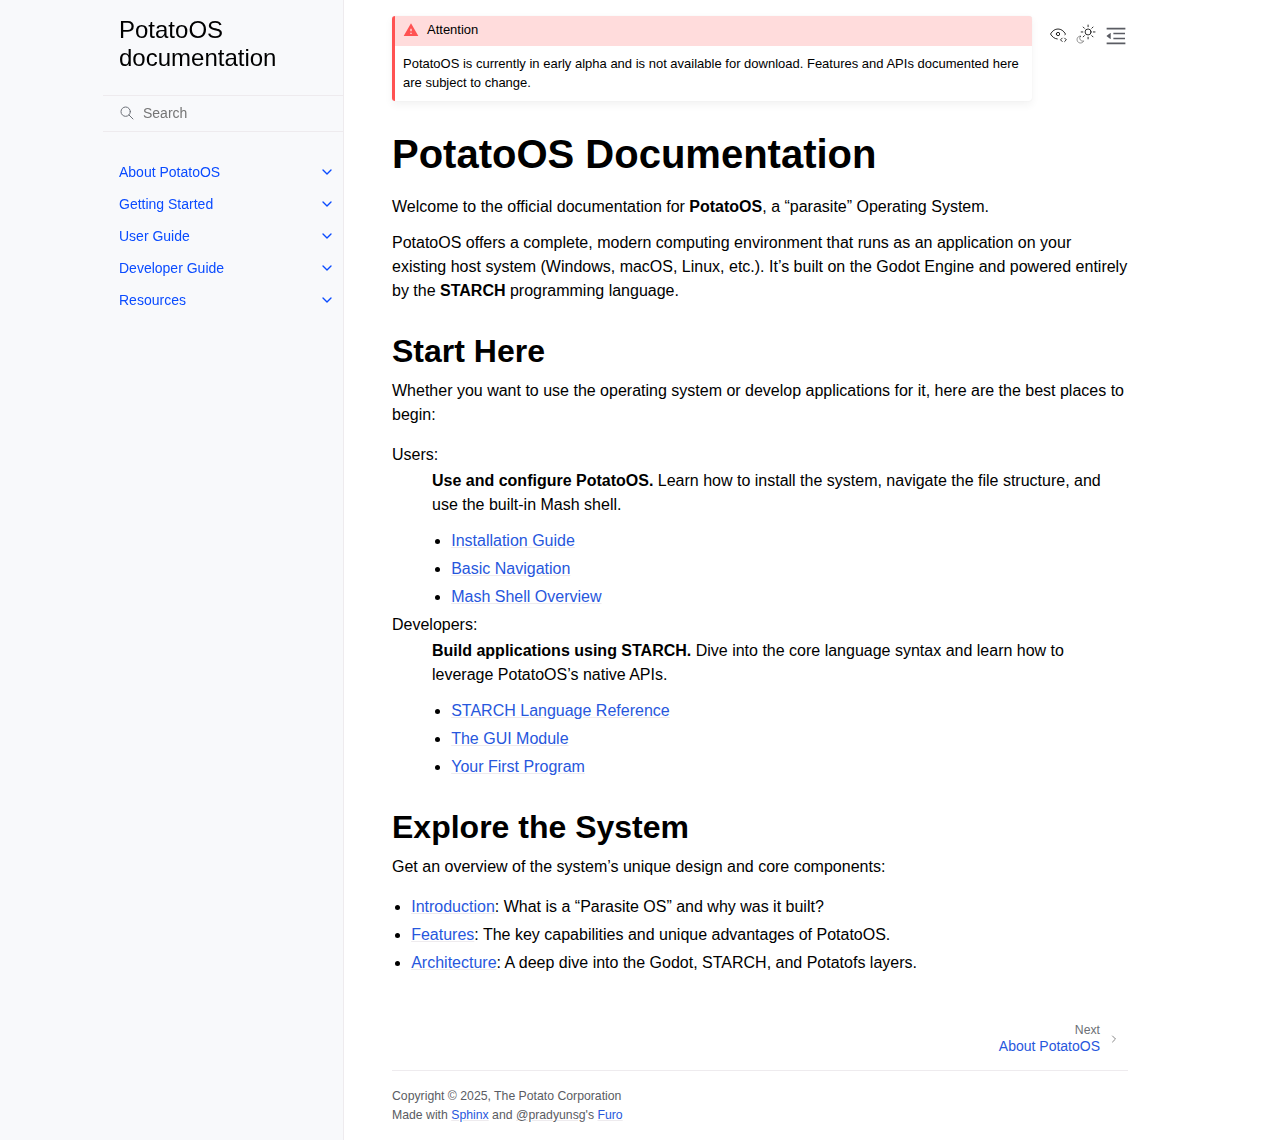
<file: docs/index.html>
<!doctype html>
<html class="no-js" lang="en" data-content_root="./">
  <head><meta charset="utf-8">
    <meta name="viewport" content="width=device-width,initial-scale=1">
    <meta name="color-scheme" content="light dark"><meta name="viewport" content="width=device-width, initial-scale=1" />
<link rel="index" title="Index" href="genindex/"><link rel="search" title="Search" href="search/"><link rel="next" title="About PotatoOS" href="about/">

    <!-- Generated with Sphinx 8.2.3 and Furo 2025.09.25 -->
        <title>PotatoOS documentation</title>
      <link rel="stylesheet" type="text/css" href="_static/pygments.css?v=d111a655" />
    <link rel="stylesheet" type="text/css" href="_static/styles/furo.css?v=580074bf" />
    <link rel="stylesheet" type="text/css" href="_static/copybutton.css?v=76b2166b" />
    <link rel="stylesheet" type="text/css" href="_static/styles/furo-extensions.css?v=8dab3a3b" />
    <link rel="stylesheet" type="text/css" href="_static/highlight.css?v=6fe66a34" />
    
    


<style>
  body {
    --color-code-background: #f2f2f2;
  --color-code-foreground: #1e1e1e;
  
  }
  @media not print {
    body[data-theme="dark"] {
      --color-code-background: #202020;
  --color-code-foreground: #d0d0d0;
  
    }
    @media (prefers-color-scheme: dark) {
      body:not([data-theme="light"]) {
        --color-code-background: #202020;
  --color-code-foreground: #d0d0d0;
  
      }
    }
  }
</style></head>
  <body>
    
    <script>
      document.body.dataset.theme = localStorage.getItem("theme") || "auto";
    </script>
    

<svg xmlns="http://www.w3.org/2000/svg" style="display: none;">
  <symbol id="svg-toc" viewBox="0 0 24 24">
    <title>Contents</title>
    <svg stroke="currentColor" fill="currentColor" stroke-width="0" viewBox="0 0 1024 1024">
      <path d="M408 442h480c4.4 0 8-3.6 8-8v-56c0-4.4-3.6-8-8-8H408c-4.4 0-8 3.6-8 8v56c0 4.4 3.6 8 8 8zm-8 204c0 4.4 3.6 8 8 8h480c4.4 0 8-3.6 8-8v-56c0-4.4-3.6-8-8-8H408c-4.4 0-8 3.6-8 8v56zm504-486H120c-4.4 0-8 3.6-8 8v56c0 4.4 3.6 8 8 8h784c4.4 0 8-3.6 8-8v-56c0-4.4-3.6-8-8-8zm0 632H120c-4.4 0-8 3.6-8 8v56c0 4.4 3.6 8 8 8h784c4.4 0 8-3.6 8-8v-56c0-4.4-3.6-8-8-8zM115.4 518.9L271.7 642c5.8 4.6 14.4.5 14.4-6.9V388.9c0-7.4-8.5-11.5-14.4-6.9L115.4 505.1a8.74 8.74 0 0 0 0 13.8z"/>
    </svg>
  </symbol>
  <symbol id="svg-menu" viewBox="0 0 24 24">
    <title>Menu</title>
    <svg xmlns="http://www.w3.org/2000/svg" viewBox="0 0 24 24" fill="none" stroke="currentColor"
      stroke-width="2" stroke-linecap="round" stroke-linejoin="round" class="feather-menu">
      <line x1="3" y1="12" x2="21" y2="12"></line>
      <line x1="3" y1="6" x2="21" y2="6"></line>
      <line x1="3" y1="18" x2="21" y2="18"></line>
    </svg>
  </symbol>
  <symbol id="svg-arrow-right" viewBox="0 0 24 24">
    <title>Expand</title>
    <svg xmlns="http://www.w3.org/2000/svg" viewBox="0 0 24 24" fill="none" stroke="currentColor"
      stroke-width="2" stroke-linecap="round" stroke-linejoin="round" class="feather-chevron-right">
      <polyline points="9 18 15 12 9 6"></polyline>
    </svg>
  </symbol>
  <symbol id="svg-sun" viewBox="0 0 24 24">
    <title>Light mode</title>
    <svg xmlns="http://www.w3.org/2000/svg" viewBox="0 0 24 24" fill="none" stroke="currentColor"
      stroke-width="1" stroke-linecap="round" stroke-linejoin="round" class="feather-sun">
      <circle cx="12" cy="12" r="5"></circle>
      <line x1="12" y1="1" x2="12" y2="3"></line>
      <line x1="12" y1="21" x2="12" y2="23"></line>
      <line x1="4.22" y1="4.22" x2="5.64" y2="5.64"></line>
      <line x1="18.36" y1="18.36" x2="19.78" y2="19.78"></line>
      <line x1="1" y1="12" x2="3" y2="12"></line>
      <line x1="21" y1="12" x2="23" y2="12"></line>
      <line x1="4.22" y1="19.78" x2="5.64" y2="18.36"></line>
      <line x1="18.36" y1="5.64" x2="19.78" y2="4.22"></line>
    </svg>
  </symbol>
  <symbol id="svg-moon" viewBox="0 0 24 24">
    <title>Dark mode</title>
    <svg xmlns="http://www.w3.org/2000/svg" viewBox="0 0 24 24" fill="none" stroke="currentColor"
      stroke-width="1" stroke-linecap="round" stroke-linejoin="round" class="icon-tabler-moon">
      <path stroke="none" d="M0 0h24v24H0z" fill="none" />
      <path d="M12 3c.132 0 .263 0 .393 0a7.5 7.5 0 0 0 7.92 12.446a9 9 0 1 1 -8.313 -12.454z" />
    </svg>
  </symbol>
  <symbol id="svg-sun-with-moon" viewBox="0 0 24 24">
    <title>Auto light/dark, in light mode</title>
    <svg xmlns="http://www.w3.org/2000/svg" viewBox="0 0 24 24" fill="none" stroke="currentColor"
      stroke-width="1" stroke-linecap="round" stroke-linejoin="round"
      class="icon-custom-derived-from-feather-sun-and-tabler-moon">
      <path style="opacity: 50%" d="M 5.411 14.504 C 5.471 14.504 5.532 14.504 5.591 14.504 C 3.639 16.319 4.383 19.569 6.931 20.352 C 7.693 20.586 8.512 20.551 9.25 20.252 C 8.023 23.207 4.056 23.725 2.11 21.184 C 0.166 18.642 1.702 14.949 4.874 14.536 C 5.051 14.512 5.231 14.5 5.411 14.5 L 5.411 14.504 Z"/>
      <line x1="14.5" y1="3.25" x2="14.5" y2="1.25"/>
      <line x1="14.5" y1="15.85" x2="14.5" y2="17.85"/>
      <line x1="10.044" y1="5.094" x2="8.63" y2="3.68"/>
      <line x1="19" y1="14.05" x2="20.414" y2="15.464"/>
      <line x1="8.2" y1="9.55" x2="6.2" y2="9.55"/>
      <line x1="20.8" y1="9.55" x2="22.8" y2="9.55"/>
      <line x1="10.044" y1="14.006" x2="8.63" y2="15.42"/>
      <line x1="19" y1="5.05" x2="20.414" y2="3.636"/>
      <circle cx="14.5" cy="9.55" r="3.6"/>
    </svg>
  </symbol>
  <symbol id="svg-moon-with-sun" viewBox="0 0 24 24">
    <title>Auto light/dark, in dark mode</title>
    <svg xmlns="http://www.w3.org/2000/svg" viewBox="0 0 24 24" fill="none" stroke="currentColor"
      stroke-width="1" stroke-linecap="round" stroke-linejoin="round"
      class="icon-custom-derived-from-feather-sun-and-tabler-moon">
      <path d="M 8.282 7.007 C 8.385 7.007 8.494 7.007 8.595 7.007 C 5.18 10.184 6.481 15.869 10.942 17.24 C 12.275 17.648 13.706 17.589 15 17.066 C 12.851 22.236 5.91 23.143 2.505 18.696 C -0.897 14.249 1.791 7.786 7.342 7.063 C 7.652 7.021 7.965 7 8.282 7 L 8.282 7.007 Z"/>
      <line style="opacity: 50%" x1="18" y1="3.705" x2="18" y2="2.5"/>
      <line style="opacity: 50%" x1="18" y1="11.295" x2="18" y2="12.5"/>
      <line style="opacity: 50%" x1="15.316" y1="4.816" x2="14.464" y2="3.964"/>
      <line style="opacity: 50%" x1="20.711" y1="10.212" x2="21.563" y2="11.063"/>
      <line style="opacity: 50%" x1="14.205" y1="7.5" x2="13.001" y2="7.5"/>
      <line style="opacity: 50%" x1="21.795" y1="7.5" x2="23" y2="7.5"/>
      <line style="opacity: 50%" x1="15.316" y1="10.184" x2="14.464" y2="11.036"/>
      <line style="opacity: 50%" x1="20.711" y1="4.789" x2="21.563" y2="3.937"/>
      <circle style="opacity: 50%" cx="18" cy="7.5" r="2.169"/>
    </svg>
  </symbol>
  <symbol id="svg-pencil" viewBox="0 0 24 24">
    <svg xmlns="http://www.w3.org/2000/svg" viewBox="0 0 24 24" fill="none" stroke="currentColor"
      stroke-width="1" stroke-linecap="round" stroke-linejoin="round" class="icon-tabler-pencil-code">
      <path d="M4 20h4l10.5 -10.5a2.828 2.828 0 1 0 -4 -4l-10.5 10.5v4" />
      <path d="M13.5 6.5l4 4" />
      <path d="M20 21l2 -2l-2 -2" />
      <path d="M17 17l-2 2l2 2" />
    </svg>
  </symbol>
  <symbol id="svg-eye" viewBox="0 0 24 24">
    <svg xmlns="http://www.w3.org/2000/svg" viewBox="0 0 24 24" fill="none" stroke="currentColor"
      stroke-width="1" stroke-linecap="round" stroke-linejoin="round" class="icon-tabler-eye-code">
      <path stroke="none" d="M0 0h24v24H0z" fill="none" />
      <path d="M10 12a2 2 0 1 0 4 0a2 2 0 0 0 -4 0" />
      <path
        d="M11.11 17.958c-3.209 -.307 -5.91 -2.293 -8.11 -5.958c2.4 -4 5.4 -6 9 -6c3.6 0 6.6 2 9 6c-.21 .352 -.427 .688 -.647 1.008" />
      <path d="M20 21l2 -2l-2 -2" />
      <path d="M17 17l-2 2l2 2" />
    </svg>
  </symbol>
</svg>

<input type="checkbox" class="sidebar-toggle" name="__navigation" id="__navigation" aria-label="Toggle site navigation sidebar">
<input type="checkbox" class="sidebar-toggle" name="__toc" id="__toc" aria-label="Toggle table of contents sidebar">
<label class="overlay sidebar-overlay" for="__navigation"></label>
<label class="overlay toc-overlay" for="__toc"></label>

<a class="skip-to-content muted-link" href="#furo-main-content">Skip to content</a>



<div class="page">
  <header class="mobile-header">
    <div class="header-left">
      <label class="nav-overlay-icon" for="__navigation">
        <span class="icon"><svg><use href="#svg-menu"></use></svg></span>
      </label>
    </div>
    <div class="header-center">
      <a href="#"><div class="brand">PotatoOS  documentation</div></a>
    </div>
    <div class="header-right">
      <div class="theme-toggle-container theme-toggle-header">
        <button class="theme-toggle" aria-label="Toggle Light / Dark / Auto color theme">
          <svg class="theme-icon-when-auto-light"><use href="#svg-sun-with-moon"></use></svg>
          <svg class="theme-icon-when-auto-dark"><use href="#svg-moon-with-sun"></use></svg>
          <svg class="theme-icon-when-dark"><use href="#svg-moon"></use></svg>
          <svg class="theme-icon-when-light"><use href="#svg-sun"></use></svg>
        </button>
      </div>
      <label class="toc-overlay-icon toc-header-icon" for="__toc">
        <span class="icon"><svg><use href="#svg-toc"></use></svg></span>
      </label>
    </div>
  </header>
  <aside class="sidebar-drawer">
    <div class="sidebar-container">
      
      <div class="sidebar-sticky"><a class="sidebar-brand" href="#">
  
  <span class="sidebar-brand-text">PotatoOS  documentation</span>
  
</a><form class="sidebar-search-container" method="get" action="search/" role="search">
  <input class="sidebar-search" placeholder="Search" name="q" aria-label="Search">
  <input type="hidden" name="check_keywords" value="yes">
  <input type="hidden" name="area" value="default">
</form>
<div id="searchbox"></div><div class="sidebar-scroll"><div class="sidebar-tree">
  <ul>
<li class="toctree-l1 has-children"><a class="reference internal" href="about/">About PotatoOS</a><input aria-label="Toggle navigation of About PotatoOS" class="toctree-checkbox" id="toctree-checkbox-1" name="toctree-checkbox-1" role="switch" type="checkbox"/><label for="toctree-checkbox-1"><span class="icon"><svg><use href="#svg-arrow-right"></use></svg></span></label><ul>
<li class="toctree-l2"><a class="reference internal" href="about/introduction/">Introduction</a></li>
<li class="toctree-l2"><a class="reference internal" href="about/features/">Features</a></li>
<li class="toctree-l2"><a class="reference internal" href="about/philosophy/">Design Philosophy</a></li>
<li class="toctree-l2"><a class="reference internal" href="about/architecture/">Architecture</a></li>
</ul>
</li>
<li class="toctree-l1 has-children"><a class="reference internal" href="getting_started/">Getting Started</a><input aria-label="Toggle navigation of Getting Started" class="toctree-checkbox" id="toctree-checkbox-2" name="toctree-checkbox-2" role="switch" type="checkbox"/><label for="toctree-checkbox-2"><span class="icon"><svg><use href="#svg-arrow-right"></use></svg></span></label><ul>
<li class="toctree-l2"><a class="reference internal" href="getting_started/introduction/">Introduction</a></li>
<li class="toctree-l2"><a class="reference internal" href="getting_started/installation/">Installation</a></li>
<li class="toctree-l2"><a class="reference internal" href="getting_started/usage/">Usage and Navigation</a></li>
<li class="toctree-l2"><a class="reference internal" href="getting_started/quickstart/">Your First Program</a></li>
</ul>
</li>
<li class="toctree-l1 has-children"><a class="reference internal" href="user_guide/">User Guide</a><input aria-label="Toggle navigation of User Guide" class="toctree-checkbox" id="toctree-checkbox-3" name="toctree-checkbox-3" role="switch" type="checkbox"/><label for="toctree-checkbox-3"><span class="icon"><svg><use href="#svg-arrow-right"></use></svg></span></label><ul>
<li class="toctree-l2"><a class="reference internal" href="user_guide/mash/">Mash Reference</a></li>
<li class="toctree-l2"><a class="reference internal" href="user_guide/files/">File System and Permissions</a></li>
<li class="toctree-l2"><a class="reference internal" href="user_guide/config/">Customisation</a></li>
<li class="toctree-l2"><a class="reference internal" href="user_guide/apps/">Built-in Apps</a></li>
</ul>
</li>
<li class="toctree-l1 has-children"><a class="reference internal" href="developer_guide/">Developer Guide</a><input aria-label="Toggle navigation of Developer Guide" class="toctree-checkbox" id="toctree-checkbox-4" name="toctree-checkbox-4" role="switch" type="checkbox"/><label for="toctree-checkbox-4"><span class="icon"><svg><use href="#svg-arrow-right"></use></svg></span></label><ul>
<li class="toctree-l2"><a class="reference internal" href="developer_guide/introduction/">Introduction to STARCH</a></li>
<li class="toctree-l2"><a class="reference internal" href="developer_guide/syntax/">Language Syntax</a></li>
<li class="toctree-l2"><a class="reference internal" href="developer_guide/operators/">Operators</a></li>
<li class="toctree-l2"><a class="reference internal" href="developer_guide/flow/">Control Flow</a></li>
<li class="toctree-l2"><a class="reference internal" href="developer_guide/gui/">GUI API</a></li>
</ul>
</li>
<li class="toctree-l1 has-children"><a class="reference internal" href="resources/">Resources</a><input aria-label="Toggle navigation of Resources" class="toctree-checkbox" id="toctree-checkbox-5" name="toctree-checkbox-5" role="switch" type="checkbox"/><label for="toctree-checkbox-5"><span class="icon"><svg><use href="#svg-arrow-right"></use></svg></span></label><ul>
<li class="toctree-l2"><a class="reference internal" href="resources/tutorials/">Tutorials</a></li>
<li class="toctree-l2"><a class="reference internal" href="resources/faq/">Frequently Asked Questions</a></li>
<li class="toctree-l2"><a class="reference internal" href="resources/contributing/">Contributing</a></li>
<li class="toctree-l2"><a class="reference internal" href="resources/license/">License</a></li>
</ul>
</li>
</ul>

</div>
</div>

      </div>
      
    </div>
  </aside>
  <div class="main">
    <div class="content">
      <div class="article-container">
        <a href="#" class="back-to-top muted-link">
          <svg xmlns="http://www.w3.org/2000/svg" viewBox="0 0 24 24">
            <path d="M13 20h-2V8l-5.5 5.5-1.42-1.42L12 4.16l7.92 7.92-1.42 1.42L13 8v12z"></path>
          </svg>
          <span>Back to top</span>
        </a>
        <div class="content-icon-container">
          <div class="view-this-page">
  <a class="muted-link" href="_sources/index.rst.txt" title="View this page">
    <svg><use href="#svg-eye"></use></svg>
    <span class="visually-hidden">View this page</span>
  </a>
</div>
<div class="theme-toggle-container theme-toggle-content">
            <button class="theme-toggle" aria-label="Toggle Light / Dark / Auto color theme">
              <svg class="theme-icon-when-auto-light"><use href="#svg-sun-with-moon"></use></svg>
              <svg class="theme-icon-when-auto-dark"><use href="#svg-moon-with-sun"></use></svg>
              <svg class="theme-icon-when-dark"><use href="#svg-moon"></use></svg>
              <svg class="theme-icon-when-light"><use href="#svg-sun"></use></svg>
            </button>
          </div>
          <label class="toc-overlay-icon toc-content-icon" for="__toc">
            <span class="icon"><svg><use href="#svg-toc"></use></svg></span>
          </label>
        </div>
        <article role="main" id="furo-main-content">
          <div class="admonition attention">
<p class="admonition-title">Attention</p>
<p>PotatoOS is currently in early alpha and is not available for download. Features and APIs documented here are subject to change.</p>
</div>
<section id="potatoos-documentation">
<h1>PotatoOS Documentation<a class="headerlink" href="#potatoos-documentation" title="Link to this heading">¶</a></h1>
<p>Welcome to the official documentation for <strong>PotatoOS</strong>, a “parasite” Operating System.</p>
<p>PotatoOS offers a complete, modern computing environment that runs as an application on your existing host system (Windows, macOS, Linux, etc.). It’s built on the Godot Engine and powered entirely by the <strong>STARCH</strong> programming language.</p>
<section id="start-here">
<h2>Start Here<a class="headerlink" href="#start-here" title="Link to this heading">¶</a></h2>
<p>Whether you want to use the operating system or develop applications for it, here are the best places to begin:</p>
<dl class="simple">
<dt>Users:</dt><dd><p><strong>Use and configure PotatoOS.</strong> Learn how to install the system, navigate the file structure, and use the built-in Mash shell.</p>
<ul class="simple">
<li><p><a class="reference internal" href="getting_started/installation/"><span class="doc">Installation Guide</span></a></p></li>
<li><p><a class="reference internal" href="getting_started/usage/"><span class="doc">Basic Navigation</span></a></p></li>
<li><p><a class="reference internal" href="user_guide/mash/"><span class="doc">Mash Shell Overview</span></a></p></li>
</ul>
</dd>
<dt>Developers:</dt><dd><p><strong>Build applications using STARCH.</strong> Dive into the core language syntax and learn how to leverage PotatoOS’s native APIs.</p>
<ul class="simple">
<li><p><a class="reference internal" href="developer_guide/introduction/"><span class="doc">STARCH Language Reference</span></a></p></li>
<li><p><a class="reference internal" href="developer_guide/gui/"><span class="doc">The GUI Module</span></a></p></li>
<li><p><a class="reference internal" href="getting_started/quickstart/"><span class="doc">Your First Program</span></a></p></li>
</ul>
</dd>
</dl>
</section>
<section id="explore-the-system">
<h2>Explore the System<a class="headerlink" href="#explore-the-system" title="Link to this heading">¶</a></h2>
<p>Get an overview of the system’s unique design and core components:</p>
<ul class="simple">
<li><p><a class="reference internal" href="about/introduction/"><span class="doc">Introduction</span></a>: What is a “Parasite OS” and why was it built?</p></li>
<li><p><a class="reference internal" href="about/features/"><span class="doc">Features</span></a>: The key capabilities and unique advantages of PotatoOS.</p></li>
<li><p><a class="reference internal" href="about/architecture/"><span class="doc">Architecture</span></a>: A deep dive into the Godot, STARCH, and Potatofs layers.</p></li>
</ul>
<div class="toctree-wrapper compound">
</div>
</section>
</section>

        </article>
      </div>
      <footer>
        
        <div class="related-pages">
          <a class="next-page" href="about/">
              <div class="page-info">
                <div class="context">
                  <span>Next</span>
                </div>
                <div class="title">About PotatoOS</div>
              </div>
              <svg class="furo-related-icon"><use href="#svg-arrow-right"></use></svg>
            </a>
          
        </div>
        <div class="bottom-of-page">
          <div class="left-details">
            <div class="copyright">
                Copyright &#169; 2025, The Potato Corporation
            </div>
            Made with <a href="https://www.sphinx-doc.org/">Sphinx</a> and <a class="muted-link" href="https://pradyunsg.me">@pradyunsg</a>'s
            
            <a href="https://github.com/pradyunsg/furo">Furo</a>
            
          </div>
          <div class="right-details">
            
          </div>
        </div>
        
      </footer>
    </div>
    <aside class="toc-drawer">
      
      
      <div class="toc-sticky toc-scroll">
        <div class="toc-title-container">
          <span class="toc-title">
            On this page
          </span>
        </div>
        <div class="toc-tree-container">
          <div class="toc-tree">
            <ul>
<li><a class="reference internal" href="#">PotatoOS Documentation</a><ul>
<li><a class="reference internal" href="#start-here">Start Here</a></li>
<li><a class="reference internal" href="#explore-the-system">Explore the System</a></li>
</ul>
</li>
</ul>

          </div>
        </div>
      </div>
      
      
    </aside>
  </div>
</div><script src="_static/documentation_options.js?v=187304be"></script>
    <script src="_static/doctools.js?v=9bcbadda"></script>
    <script src="_static/sphinx_highlight.js?v=dc90522c"></script>
    <script src="_static/scripts/furo.js?v=46bd48cc"></script>
    <script src="_static/clipboard.min.js?v=a7894cd8"></script>
    <script src="_static/copybutton.js?v=f281be69"></script>
    </body>
</html>
</file>
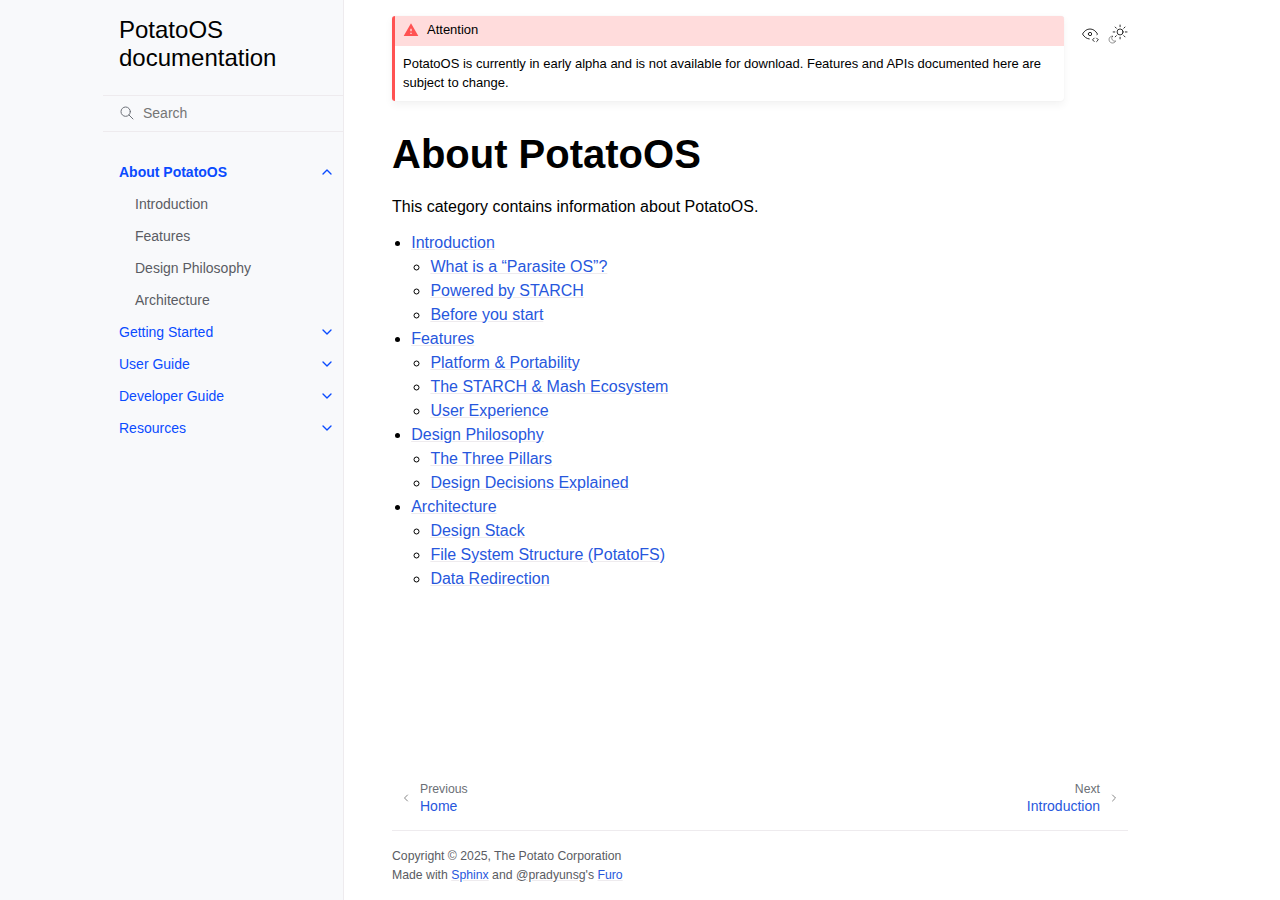
<file: docs/about/index.html>
<!doctype html>
<html class="no-js" lang="en" data-content_root="../">
  <head><meta charset="utf-8">
    <meta name="viewport" content="width=device-width,initial-scale=1">
    <meta name="color-scheme" content="light dark"><meta name="viewport" content="width=device-width, initial-scale=1" />
<link rel="index" title="Index" href="../genindex/"><link rel="search" title="Search" href="../search/"><link rel="next" title="Introduction" href="introduction/"><link rel="prev" title="PotatoOS Documentation" href="../">

    <!-- Generated with Sphinx 8.2.3 and Furo 2025.09.25 -->
        <title>About PotatoOS - PotatoOS documentation</title>
      <link rel="stylesheet" type="text/css" href="../_static/pygments.css?v=d111a655" />
    <link rel="stylesheet" type="text/css" href="../_static/styles/furo.css?v=580074bf" />
    <link rel="stylesheet" type="text/css" href="../_static/copybutton.css?v=76b2166b" />
    <link rel="stylesheet" type="text/css" href="../_static/styles/furo-extensions.css?v=8dab3a3b" />
    <link rel="stylesheet" type="text/css" href="../_static/highlight.css?v=6fe66a34" />
    
    


<style>
  body {
    --color-code-background: #f2f2f2;
  --color-code-foreground: #1e1e1e;
  
  }
  @media not print {
    body[data-theme="dark"] {
      --color-code-background: #202020;
  --color-code-foreground: #d0d0d0;
  
    }
    @media (prefers-color-scheme: dark) {
      body:not([data-theme="light"]) {
        --color-code-background: #202020;
  --color-code-foreground: #d0d0d0;
  
      }
    }
  }
</style></head>
  <body>
    
    <script>
      document.body.dataset.theme = localStorage.getItem("theme") || "auto";
    </script>
    

<svg xmlns="http://www.w3.org/2000/svg" style="display: none;">
  <symbol id="svg-toc" viewBox="0 0 24 24">
    <title>Contents</title>
    <svg stroke="currentColor" fill="currentColor" stroke-width="0" viewBox="0 0 1024 1024">
      <path d="M408 442h480c4.4 0 8-3.6 8-8v-56c0-4.4-3.6-8-8-8H408c-4.4 0-8 3.6-8 8v56c0 4.4 3.6 8 8 8zm-8 204c0 4.4 3.6 8 8 8h480c4.4 0 8-3.6 8-8v-56c0-4.4-3.6-8-8-8H408c-4.4 0-8 3.6-8 8v56zm504-486H120c-4.4 0-8 3.6-8 8v56c0 4.4 3.6 8 8 8h784c4.4 0 8-3.6 8-8v-56c0-4.4-3.6-8-8-8zm0 632H120c-4.4 0-8 3.6-8 8v56c0 4.4 3.6 8 8 8h784c4.4 0 8-3.6 8-8v-56c0-4.4-3.6-8-8-8zM115.4 518.9L271.7 642c5.8 4.6 14.4.5 14.4-6.9V388.9c0-7.4-8.5-11.5-14.4-6.9L115.4 505.1a8.74 8.74 0 0 0 0 13.8z"/>
    </svg>
  </symbol>
  <symbol id="svg-menu" viewBox="0 0 24 24">
    <title>Menu</title>
    <svg xmlns="http://www.w3.org/2000/svg" viewBox="0 0 24 24" fill="none" stroke="currentColor"
      stroke-width="2" stroke-linecap="round" stroke-linejoin="round" class="feather-menu">
      <line x1="3" y1="12" x2="21" y2="12"></line>
      <line x1="3" y1="6" x2="21" y2="6"></line>
      <line x1="3" y1="18" x2="21" y2="18"></line>
    </svg>
  </symbol>
  <symbol id="svg-arrow-right" viewBox="0 0 24 24">
    <title>Expand</title>
    <svg xmlns="http://www.w3.org/2000/svg" viewBox="0 0 24 24" fill="none" stroke="currentColor"
      stroke-width="2" stroke-linecap="round" stroke-linejoin="round" class="feather-chevron-right">
      <polyline points="9 18 15 12 9 6"></polyline>
    </svg>
  </symbol>
  <symbol id="svg-sun" viewBox="0 0 24 24">
    <title>Light mode</title>
    <svg xmlns="http://www.w3.org/2000/svg" viewBox="0 0 24 24" fill="none" stroke="currentColor"
      stroke-width="1" stroke-linecap="round" stroke-linejoin="round" class="feather-sun">
      <circle cx="12" cy="12" r="5"></circle>
      <line x1="12" y1="1" x2="12" y2="3"></line>
      <line x1="12" y1="21" x2="12" y2="23"></line>
      <line x1="4.22" y1="4.22" x2="5.64" y2="5.64"></line>
      <line x1="18.36" y1="18.36" x2="19.78" y2="19.78"></line>
      <line x1="1" y1="12" x2="3" y2="12"></line>
      <line x1="21" y1="12" x2="23" y2="12"></line>
      <line x1="4.22" y1="19.78" x2="5.64" y2="18.36"></line>
      <line x1="18.36" y1="5.64" x2="19.78" y2="4.22"></line>
    </svg>
  </symbol>
  <symbol id="svg-moon" viewBox="0 0 24 24">
    <title>Dark mode</title>
    <svg xmlns="http://www.w3.org/2000/svg" viewBox="0 0 24 24" fill="none" stroke="currentColor"
      stroke-width="1" stroke-linecap="round" stroke-linejoin="round" class="icon-tabler-moon">
      <path stroke="none" d="M0 0h24v24H0z" fill="none" />
      <path d="M12 3c.132 0 .263 0 .393 0a7.5 7.5 0 0 0 7.92 12.446a9 9 0 1 1 -8.313 -12.454z" />
    </svg>
  </symbol>
  <symbol id="svg-sun-with-moon" viewBox="0 0 24 24">
    <title>Auto light/dark, in light mode</title>
    <svg xmlns="http://www.w3.org/2000/svg" viewBox="0 0 24 24" fill="none" stroke="currentColor"
      stroke-width="1" stroke-linecap="round" stroke-linejoin="round"
      class="icon-custom-derived-from-feather-sun-and-tabler-moon">
      <path style="opacity: 50%" d="M 5.411 14.504 C 5.471 14.504 5.532 14.504 5.591 14.504 C 3.639 16.319 4.383 19.569 6.931 20.352 C 7.693 20.586 8.512 20.551 9.25 20.252 C 8.023 23.207 4.056 23.725 2.11 21.184 C 0.166 18.642 1.702 14.949 4.874 14.536 C 5.051 14.512 5.231 14.5 5.411 14.5 L 5.411 14.504 Z"/>
      <line x1="14.5" y1="3.25" x2="14.5" y2="1.25"/>
      <line x1="14.5" y1="15.85" x2="14.5" y2="17.85"/>
      <line x1="10.044" y1="5.094" x2="8.63" y2="3.68"/>
      <line x1="19" y1="14.05" x2="20.414" y2="15.464"/>
      <line x1="8.2" y1="9.55" x2="6.2" y2="9.55"/>
      <line x1="20.8" y1="9.55" x2="22.8" y2="9.55"/>
      <line x1="10.044" y1="14.006" x2="8.63" y2="15.42"/>
      <line x1="19" y1="5.05" x2="20.414" y2="3.636"/>
      <circle cx="14.5" cy="9.55" r="3.6"/>
    </svg>
  </symbol>
  <symbol id="svg-moon-with-sun" viewBox="0 0 24 24">
    <title>Auto light/dark, in dark mode</title>
    <svg xmlns="http://www.w3.org/2000/svg" viewBox="0 0 24 24" fill="none" stroke="currentColor"
      stroke-width="1" stroke-linecap="round" stroke-linejoin="round"
      class="icon-custom-derived-from-feather-sun-and-tabler-moon">
      <path d="M 8.282 7.007 C 8.385 7.007 8.494 7.007 8.595 7.007 C 5.18 10.184 6.481 15.869 10.942 17.24 C 12.275 17.648 13.706 17.589 15 17.066 C 12.851 22.236 5.91 23.143 2.505 18.696 C -0.897 14.249 1.791 7.786 7.342 7.063 C 7.652 7.021 7.965 7 8.282 7 L 8.282 7.007 Z"/>
      <line style="opacity: 50%" x1="18" y1="3.705" x2="18" y2="2.5"/>
      <line style="opacity: 50%" x1="18" y1="11.295" x2="18" y2="12.5"/>
      <line style="opacity: 50%" x1="15.316" y1="4.816" x2="14.464" y2="3.964"/>
      <line style="opacity: 50%" x1="20.711" y1="10.212" x2="21.563" y2="11.063"/>
      <line style="opacity: 50%" x1="14.205" y1="7.5" x2="13.001" y2="7.5"/>
      <line style="opacity: 50%" x1="21.795" y1="7.5" x2="23" y2="7.5"/>
      <line style="opacity: 50%" x1="15.316" y1="10.184" x2="14.464" y2="11.036"/>
      <line style="opacity: 50%" x1="20.711" y1="4.789" x2="21.563" y2="3.937"/>
      <circle style="opacity: 50%" cx="18" cy="7.5" r="2.169"/>
    </svg>
  </symbol>
  <symbol id="svg-pencil" viewBox="0 0 24 24">
    <svg xmlns="http://www.w3.org/2000/svg" viewBox="0 0 24 24" fill="none" stroke="currentColor"
      stroke-width="1" stroke-linecap="round" stroke-linejoin="round" class="icon-tabler-pencil-code">
      <path d="M4 20h4l10.5 -10.5a2.828 2.828 0 1 0 -4 -4l-10.5 10.5v4" />
      <path d="M13.5 6.5l4 4" />
      <path d="M20 21l2 -2l-2 -2" />
      <path d="M17 17l-2 2l2 2" />
    </svg>
  </symbol>
  <symbol id="svg-eye" viewBox="0 0 24 24">
    <svg xmlns="http://www.w3.org/2000/svg" viewBox="0 0 24 24" fill="none" stroke="currentColor"
      stroke-width="1" stroke-linecap="round" stroke-linejoin="round" class="icon-tabler-eye-code">
      <path stroke="none" d="M0 0h24v24H0z" fill="none" />
      <path d="M10 12a2 2 0 1 0 4 0a2 2 0 0 0 -4 0" />
      <path
        d="M11.11 17.958c-3.209 -.307 -5.91 -2.293 -8.11 -5.958c2.4 -4 5.4 -6 9 -6c3.6 0 6.6 2 9 6c-.21 .352 -.427 .688 -.647 1.008" />
      <path d="M20 21l2 -2l-2 -2" />
      <path d="M17 17l-2 2l2 2" />
    </svg>
  </symbol>
</svg>

<input type="checkbox" class="sidebar-toggle" name="__navigation" id="__navigation" aria-label="Toggle site navigation sidebar">
<input type="checkbox" class="sidebar-toggle" name="__toc" id="__toc" aria-label="Toggle table of contents sidebar">
<label class="overlay sidebar-overlay" for="__navigation"></label>
<label class="overlay toc-overlay" for="__toc"></label>

<a class="skip-to-content muted-link" href="#furo-main-content">Skip to content</a>



<div class="page">
  <header class="mobile-header">
    <div class="header-left">
      <label class="nav-overlay-icon" for="__navigation">
        <span class="icon"><svg><use href="#svg-menu"></use></svg></span>
      </label>
    </div>
    <div class="header-center">
      <a href="../"><div class="brand">PotatoOS  documentation</div></a>
    </div>
    <div class="header-right">
      <div class="theme-toggle-container theme-toggle-header">
        <button class="theme-toggle" aria-label="Toggle Light / Dark / Auto color theme">
          <svg class="theme-icon-when-auto-light"><use href="#svg-sun-with-moon"></use></svg>
          <svg class="theme-icon-when-auto-dark"><use href="#svg-moon-with-sun"></use></svg>
          <svg class="theme-icon-when-dark"><use href="#svg-moon"></use></svg>
          <svg class="theme-icon-when-light"><use href="#svg-sun"></use></svg>
        </button>
      </div>
      <label class="toc-overlay-icon toc-header-icon no-toc" for="__toc">
        <span class="icon"><svg><use href="#svg-toc"></use></svg></span>
      </label>
    </div>
  </header>
  <aside class="sidebar-drawer">
    <div class="sidebar-container">
      
      <div class="sidebar-sticky"><a class="sidebar-brand" href="../">
  
  <span class="sidebar-brand-text">PotatoOS  documentation</span>
  
</a><form class="sidebar-search-container" method="get" action="../search/" role="search">
  <input class="sidebar-search" placeholder="Search" name="q" aria-label="Search">
  <input type="hidden" name="check_keywords" value="yes">
  <input type="hidden" name="area" value="default">
</form>
<div id="searchbox"></div><div class="sidebar-scroll"><div class="sidebar-tree">
  <ul class="current">
<li class="toctree-l1 current has-children current-page"><a class="current reference internal" href="#">About PotatoOS</a><input aria-label="Toggle navigation of About PotatoOS" checked="" class="toctree-checkbox" id="toctree-checkbox-1" name="toctree-checkbox-1" role="switch" type="checkbox"/><label for="toctree-checkbox-1"><span class="icon"><svg><use href="#svg-arrow-right"></use></svg></span></label><ul>
<li class="toctree-l2"><a class="reference internal" href="introduction/">Introduction</a></li>
<li class="toctree-l2"><a class="reference internal" href="features/">Features</a></li>
<li class="toctree-l2"><a class="reference internal" href="philosophy/">Design Philosophy</a></li>
<li class="toctree-l2"><a class="reference internal" href="architecture/">Architecture</a></li>
</ul>
</li>
<li class="toctree-l1 has-children"><a class="reference internal" href="../getting_started/">Getting Started</a><input aria-label="Toggle navigation of Getting Started" class="toctree-checkbox" id="toctree-checkbox-2" name="toctree-checkbox-2" role="switch" type="checkbox"/><label for="toctree-checkbox-2"><span class="icon"><svg><use href="#svg-arrow-right"></use></svg></span></label><ul>
<li class="toctree-l2"><a class="reference internal" href="../getting_started/introduction/">Introduction</a></li>
<li class="toctree-l2"><a class="reference internal" href="../getting_started/installation/">Installation</a></li>
<li class="toctree-l2"><a class="reference internal" href="../getting_started/usage/">Usage and Navigation</a></li>
<li class="toctree-l2"><a class="reference internal" href="../getting_started/quickstart/">Your First Program</a></li>
</ul>
</li>
<li class="toctree-l1 has-children"><a class="reference internal" href="../user_guide/">User Guide</a><input aria-label="Toggle navigation of User Guide" class="toctree-checkbox" id="toctree-checkbox-3" name="toctree-checkbox-3" role="switch" type="checkbox"/><label for="toctree-checkbox-3"><span class="icon"><svg><use href="#svg-arrow-right"></use></svg></span></label><ul>
<li class="toctree-l2"><a class="reference internal" href="../user_guide/mash/">Mash Reference</a></li>
<li class="toctree-l2"><a class="reference internal" href="../user_guide/files/">File System and Permissions</a></li>
<li class="toctree-l2"><a class="reference internal" href="../user_guide/config/">Customisation</a></li>
<li class="toctree-l2"><a class="reference internal" href="../user_guide/apps/">Built-in Apps</a></li>
</ul>
</li>
<li class="toctree-l1 has-children"><a class="reference internal" href="../developer_guide/">Developer Guide</a><input aria-label="Toggle navigation of Developer Guide" class="toctree-checkbox" id="toctree-checkbox-4" name="toctree-checkbox-4" role="switch" type="checkbox"/><label for="toctree-checkbox-4"><span class="icon"><svg><use href="#svg-arrow-right"></use></svg></span></label><ul>
<li class="toctree-l2"><a class="reference internal" href="../developer_guide/introduction/">Introduction to STARCH</a></li>
<li class="toctree-l2"><a class="reference internal" href="../developer_guide/syntax/">Language Syntax</a></li>
<li class="toctree-l2"><a class="reference internal" href="../developer_guide/operators/">Operators</a></li>
<li class="toctree-l2"><a class="reference internal" href="../developer_guide/flow/">Control Flow</a></li>
<li class="toctree-l2"><a class="reference internal" href="../developer_guide/gui/">GUI API</a></li>
</ul>
</li>
<li class="toctree-l1 has-children"><a class="reference internal" href="../resources/">Resources</a><input aria-label="Toggle navigation of Resources" class="toctree-checkbox" id="toctree-checkbox-5" name="toctree-checkbox-5" role="switch" type="checkbox"/><label for="toctree-checkbox-5"><span class="icon"><svg><use href="#svg-arrow-right"></use></svg></span></label><ul>
<li class="toctree-l2"><a class="reference internal" href="../resources/tutorials/">Tutorials</a></li>
<li class="toctree-l2"><a class="reference internal" href="../resources/faq/">Frequently Asked Questions</a></li>
<li class="toctree-l2"><a class="reference internal" href="../resources/contributing/">Contributing</a></li>
<li class="toctree-l2"><a class="reference internal" href="../resources/license/">License</a></li>
</ul>
</li>
</ul>

</div>
</div>

      </div>
      
    </div>
  </aside>
  <div class="main">
    <div class="content">
      <div class="article-container">
        <a href="#" class="back-to-top muted-link">
          <svg xmlns="http://www.w3.org/2000/svg" viewBox="0 0 24 24">
            <path d="M13 20h-2V8l-5.5 5.5-1.42-1.42L12 4.16l7.92 7.92-1.42 1.42L13 8v12z"></path>
          </svg>
          <span>Back to top</span>
        </a>
        <div class="content-icon-container">
          <div class="view-this-page">
  <a class="muted-link" href="../_sources/about/index.rst.txt" title="View this page">
    <svg><use href="#svg-eye"></use></svg>
    <span class="visually-hidden">View this page</span>
  </a>
</div>
<div class="theme-toggle-container theme-toggle-content">
            <button class="theme-toggle" aria-label="Toggle Light / Dark / Auto color theme">
              <svg class="theme-icon-when-auto-light"><use href="#svg-sun-with-moon"></use></svg>
              <svg class="theme-icon-when-auto-dark"><use href="#svg-moon-with-sun"></use></svg>
              <svg class="theme-icon-when-dark"><use href="#svg-moon"></use></svg>
              <svg class="theme-icon-when-light"><use href="#svg-sun"></use></svg>
            </button>
          </div>
          <label class="toc-overlay-icon toc-content-icon no-toc" for="__toc">
            <span class="icon"><svg><use href="#svg-toc"></use></svg></span>
          </label>
        </div>
        <article role="main" id="furo-main-content">
          <div class="admonition attention">
<p class="admonition-title">Attention</p>
<p>PotatoOS is currently in early alpha and is not available for download. Features and APIs documented here are subject to change.</p>
</div>
<section id="about-potatoos">
<h1>About PotatoOS<a class="headerlink" href="#about-potatoos" title="Link to this heading">¶</a></h1>
<p>This category contains information about PotatoOS.</p>
<div class="toctree-wrapper compound">
<ul>
<li class="toctree-l1"><a class="reference internal" href="introduction/">Introduction</a><ul>
<li class="toctree-l2"><a class="reference internal" href="introduction/#what-is-a-parasite-os">What is a “Parasite OS”?</a></li>
<li class="toctree-l2"><a class="reference internal" href="introduction/#powered-by-starch">Powered by STARCH</a></li>
<li class="toctree-l2"><a class="reference internal" href="introduction/#before-you-start">Before you start</a></li>
</ul>
</li>
<li class="toctree-l1"><a class="reference internal" href="features/">Features</a><ul>
<li class="toctree-l2"><a class="reference internal" href="features/#platform-portability">Platform &amp; Portability</a></li>
<li class="toctree-l2"><a class="reference internal" href="features/#the-starch-mash-ecosystem">The STARCH &amp; Mash Ecosystem</a></li>
<li class="toctree-l2"><a class="reference internal" href="features/#user-experience">User Experience</a></li>
</ul>
</li>
<li class="toctree-l1"><a class="reference internal" href="philosophy/">Design Philosophy</a><ul>
<li class="toctree-l2"><a class="reference internal" href="philosophy/#the-three-pillars">The Three Pillars</a></li>
<li class="toctree-l2"><a class="reference internal" href="philosophy/#design-decisions-explained">Design Decisions Explained</a></li>
</ul>
</li>
<li class="toctree-l1"><a class="reference internal" href="architecture/">Architecture</a><ul>
<li class="toctree-l2"><a class="reference internal" href="architecture/#design-stack">Design Stack</a></li>
<li class="toctree-l2"><a class="reference internal" href="architecture/#file-system-structure-potatofs">File System Structure (PotatoFS)</a></li>
<li class="toctree-l2"><a class="reference internal" href="architecture/#data-redirection">Data Redirection</a></li>
</ul>
</li>
</ul>
</div>
</section>

        </article>
      </div>
      <footer>
        
        <div class="related-pages">
          <a class="next-page" href="introduction/">
              <div class="page-info">
                <div class="context">
                  <span>Next</span>
                </div>
                <div class="title">Introduction</div>
              </div>
              <svg class="furo-related-icon"><use href="#svg-arrow-right"></use></svg>
            </a>
          <a class="prev-page" href="../">
              <svg class="furo-related-icon"><use href="#svg-arrow-right"></use></svg>
              <div class="page-info">
                <div class="context">
                  <span>Previous</span>
                </div>
                
                <div class="title">Home</div>
                
              </div>
            </a>
        </div>
        <div class="bottom-of-page">
          <div class="left-details">
            <div class="copyright">
                Copyright &#169; 2025, The Potato Corporation
            </div>
            Made with <a href="https://www.sphinx-doc.org/">Sphinx</a> and <a class="muted-link" href="https://pradyunsg.me">@pradyunsg</a>'s
            
            <a href="https://github.com/pradyunsg/furo">Furo</a>
            
          </div>
          <div class="right-details">
            
          </div>
        </div>
        
      </footer>
    </div>
    <aside class="toc-drawer no-toc">
      
      
      
    </aside>
  </div>
</div><script src="../_static/documentation_options.js?v=187304be"></script>
    <script src="../_static/doctools.js?v=9bcbadda"></script>
    <script src="../_static/sphinx_highlight.js?v=dc90522c"></script>
    <script src="../_static/scripts/furo.js?v=46bd48cc"></script>
    <script src="../_static/clipboard.min.js?v=a7894cd8"></script>
    <script src="../_static/copybutton.js?v=f281be69"></script>
    </body>
</html>
</file>
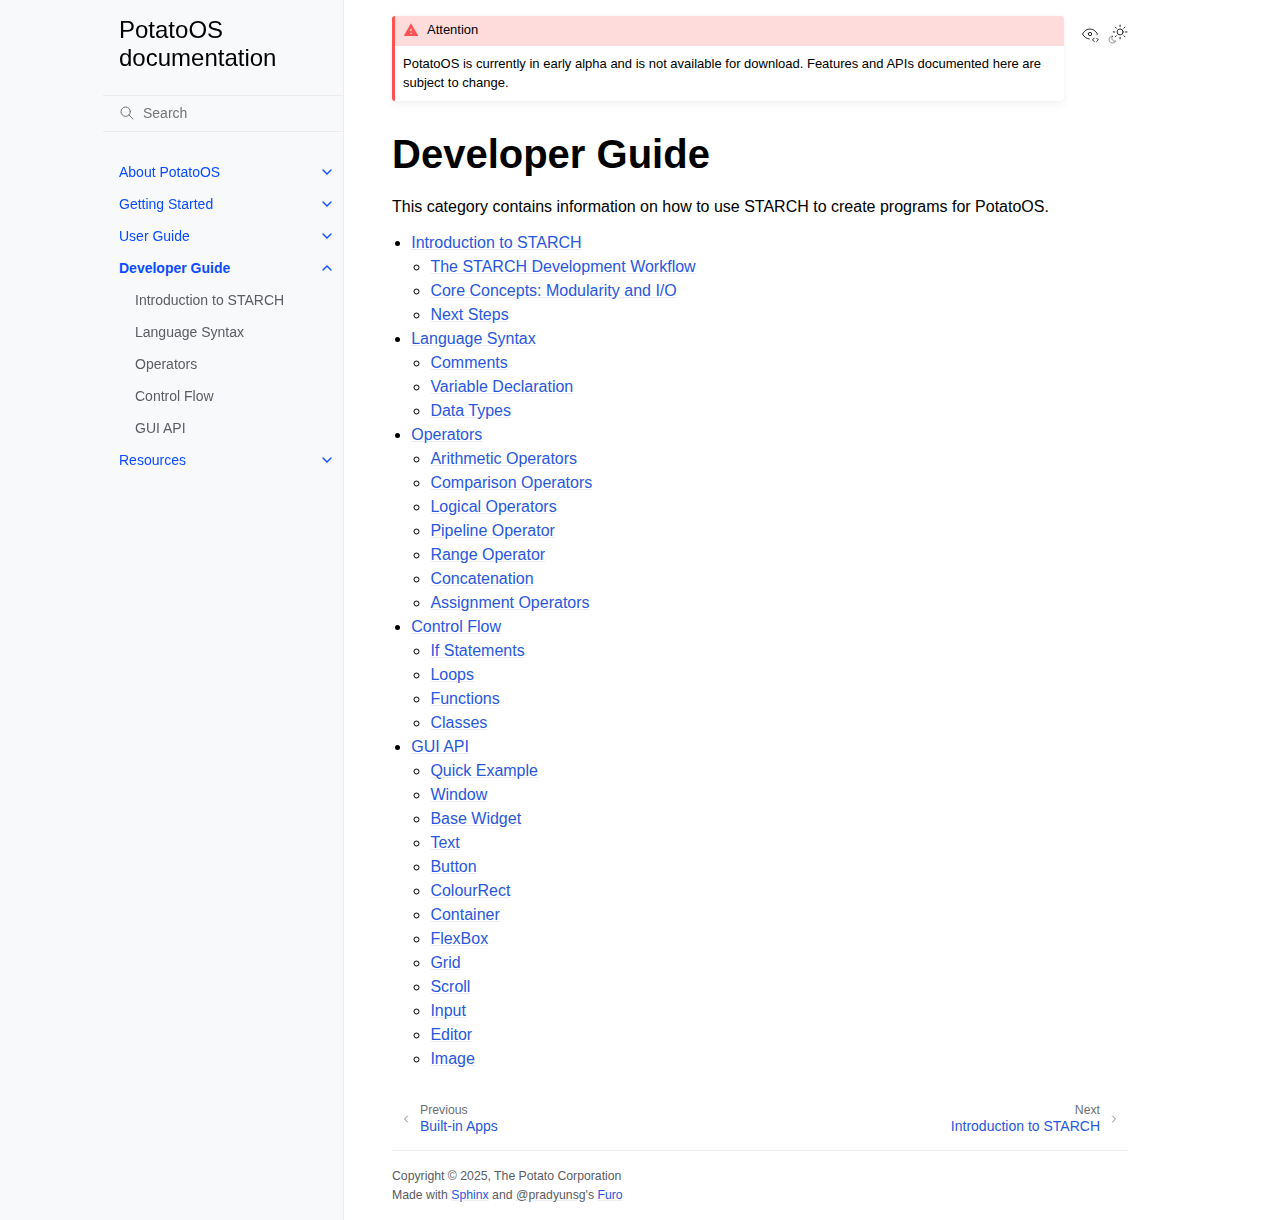
<file: docs/developer_guide/index.html>
<!doctype html>
<html class="no-js" lang="en" data-content_root="../">
  <head><meta charset="utf-8">
    <meta name="viewport" content="width=device-width,initial-scale=1">
    <meta name="color-scheme" content="light dark"><meta name="viewport" content="width=device-width, initial-scale=1" />
<link rel="index" title="Index" href="../genindex/"><link rel="search" title="Search" href="../search/"><link rel="next" title="Introduction to STARCH" href="introduction/"><link rel="prev" title="Built-in Apps" href="../user_guide/apps/">

    <!-- Generated with Sphinx 8.2.3 and Furo 2025.09.25 -->
        <title>Developer Guide - PotatoOS documentation</title>
      <link rel="stylesheet" type="text/css" href="../_static/pygments.css?v=d111a655" />
    <link rel="stylesheet" type="text/css" href="../_static/styles/furo.css?v=580074bf" />
    <link rel="stylesheet" type="text/css" href="../_static/copybutton.css?v=76b2166b" />
    <link rel="stylesheet" type="text/css" href="../_static/styles/furo-extensions.css?v=8dab3a3b" />
    <link rel="stylesheet" type="text/css" href="../_static/highlight.css?v=6fe66a34" />
    
    


<style>
  body {
    --color-code-background: #f2f2f2;
  --color-code-foreground: #1e1e1e;
  
  }
  @media not print {
    body[data-theme="dark"] {
      --color-code-background: #202020;
  --color-code-foreground: #d0d0d0;
  
    }
    @media (prefers-color-scheme: dark) {
      body:not([data-theme="light"]) {
        --color-code-background: #202020;
  --color-code-foreground: #d0d0d0;
  
      }
    }
  }
</style></head>
  <body>
    
    <script>
      document.body.dataset.theme = localStorage.getItem("theme") || "auto";
    </script>
    

<svg xmlns="http://www.w3.org/2000/svg" style="display: none;">
  <symbol id="svg-toc" viewBox="0 0 24 24">
    <title>Contents</title>
    <svg stroke="currentColor" fill="currentColor" stroke-width="0" viewBox="0 0 1024 1024">
      <path d="M408 442h480c4.4 0 8-3.6 8-8v-56c0-4.4-3.6-8-8-8H408c-4.4 0-8 3.6-8 8v56c0 4.4 3.6 8 8 8zm-8 204c0 4.4 3.6 8 8 8h480c4.4 0 8-3.6 8-8v-56c0-4.4-3.6-8-8-8H408c-4.4 0-8 3.6-8 8v56zm504-486H120c-4.4 0-8 3.6-8 8v56c0 4.4 3.6 8 8 8h784c4.4 0 8-3.6 8-8v-56c0-4.4-3.6-8-8-8zm0 632H120c-4.4 0-8 3.6-8 8v56c0 4.4 3.6 8 8 8h784c4.4 0 8-3.6 8-8v-56c0-4.4-3.6-8-8-8zM115.4 518.9L271.7 642c5.8 4.6 14.4.5 14.4-6.9V388.9c0-7.4-8.5-11.5-14.4-6.9L115.4 505.1a8.74 8.74 0 0 0 0 13.8z"/>
    </svg>
  </symbol>
  <symbol id="svg-menu" viewBox="0 0 24 24">
    <title>Menu</title>
    <svg xmlns="http://www.w3.org/2000/svg" viewBox="0 0 24 24" fill="none" stroke="currentColor"
      stroke-width="2" stroke-linecap="round" stroke-linejoin="round" class="feather-menu">
      <line x1="3" y1="12" x2="21" y2="12"></line>
      <line x1="3" y1="6" x2="21" y2="6"></line>
      <line x1="3" y1="18" x2="21" y2="18"></line>
    </svg>
  </symbol>
  <symbol id="svg-arrow-right" viewBox="0 0 24 24">
    <title>Expand</title>
    <svg xmlns="http://www.w3.org/2000/svg" viewBox="0 0 24 24" fill="none" stroke="currentColor"
      stroke-width="2" stroke-linecap="round" stroke-linejoin="round" class="feather-chevron-right">
      <polyline points="9 18 15 12 9 6"></polyline>
    </svg>
  </symbol>
  <symbol id="svg-sun" viewBox="0 0 24 24">
    <title>Light mode</title>
    <svg xmlns="http://www.w3.org/2000/svg" viewBox="0 0 24 24" fill="none" stroke="currentColor"
      stroke-width="1" stroke-linecap="round" stroke-linejoin="round" class="feather-sun">
      <circle cx="12" cy="12" r="5"></circle>
      <line x1="12" y1="1" x2="12" y2="3"></line>
      <line x1="12" y1="21" x2="12" y2="23"></line>
      <line x1="4.22" y1="4.22" x2="5.64" y2="5.64"></line>
      <line x1="18.36" y1="18.36" x2="19.78" y2="19.78"></line>
      <line x1="1" y1="12" x2="3" y2="12"></line>
      <line x1="21" y1="12" x2="23" y2="12"></line>
      <line x1="4.22" y1="19.78" x2="5.64" y2="18.36"></line>
      <line x1="18.36" y1="5.64" x2="19.78" y2="4.22"></line>
    </svg>
  </symbol>
  <symbol id="svg-moon" viewBox="0 0 24 24">
    <title>Dark mode</title>
    <svg xmlns="http://www.w3.org/2000/svg" viewBox="0 0 24 24" fill="none" stroke="currentColor"
      stroke-width="1" stroke-linecap="round" stroke-linejoin="round" class="icon-tabler-moon">
      <path stroke="none" d="M0 0h24v24H0z" fill="none" />
      <path d="M12 3c.132 0 .263 0 .393 0a7.5 7.5 0 0 0 7.92 12.446a9 9 0 1 1 -8.313 -12.454z" />
    </svg>
  </symbol>
  <symbol id="svg-sun-with-moon" viewBox="0 0 24 24">
    <title>Auto light/dark, in light mode</title>
    <svg xmlns="http://www.w3.org/2000/svg" viewBox="0 0 24 24" fill="none" stroke="currentColor"
      stroke-width="1" stroke-linecap="round" stroke-linejoin="round"
      class="icon-custom-derived-from-feather-sun-and-tabler-moon">
      <path style="opacity: 50%" d="M 5.411 14.504 C 5.471 14.504 5.532 14.504 5.591 14.504 C 3.639 16.319 4.383 19.569 6.931 20.352 C 7.693 20.586 8.512 20.551 9.25 20.252 C 8.023 23.207 4.056 23.725 2.11 21.184 C 0.166 18.642 1.702 14.949 4.874 14.536 C 5.051 14.512 5.231 14.5 5.411 14.5 L 5.411 14.504 Z"/>
      <line x1="14.5" y1="3.25" x2="14.5" y2="1.25"/>
      <line x1="14.5" y1="15.85" x2="14.5" y2="17.85"/>
      <line x1="10.044" y1="5.094" x2="8.63" y2="3.68"/>
      <line x1="19" y1="14.05" x2="20.414" y2="15.464"/>
      <line x1="8.2" y1="9.55" x2="6.2" y2="9.55"/>
      <line x1="20.8" y1="9.55" x2="22.8" y2="9.55"/>
      <line x1="10.044" y1="14.006" x2="8.63" y2="15.42"/>
      <line x1="19" y1="5.05" x2="20.414" y2="3.636"/>
      <circle cx="14.5" cy="9.55" r="3.6"/>
    </svg>
  </symbol>
  <symbol id="svg-moon-with-sun" viewBox="0 0 24 24">
    <title>Auto light/dark, in dark mode</title>
    <svg xmlns="http://www.w3.org/2000/svg" viewBox="0 0 24 24" fill="none" stroke="currentColor"
      stroke-width="1" stroke-linecap="round" stroke-linejoin="round"
      class="icon-custom-derived-from-feather-sun-and-tabler-moon">
      <path d="M 8.282 7.007 C 8.385 7.007 8.494 7.007 8.595 7.007 C 5.18 10.184 6.481 15.869 10.942 17.24 C 12.275 17.648 13.706 17.589 15 17.066 C 12.851 22.236 5.91 23.143 2.505 18.696 C -0.897 14.249 1.791 7.786 7.342 7.063 C 7.652 7.021 7.965 7 8.282 7 L 8.282 7.007 Z"/>
      <line style="opacity: 50%" x1="18" y1="3.705" x2="18" y2="2.5"/>
      <line style="opacity: 50%" x1="18" y1="11.295" x2="18" y2="12.5"/>
      <line style="opacity: 50%" x1="15.316" y1="4.816" x2="14.464" y2="3.964"/>
      <line style="opacity: 50%" x1="20.711" y1="10.212" x2="21.563" y2="11.063"/>
      <line style="opacity: 50%" x1="14.205" y1="7.5" x2="13.001" y2="7.5"/>
      <line style="opacity: 50%" x1="21.795" y1="7.5" x2="23" y2="7.5"/>
      <line style="opacity: 50%" x1="15.316" y1="10.184" x2="14.464" y2="11.036"/>
      <line style="opacity: 50%" x1="20.711" y1="4.789" x2="21.563" y2="3.937"/>
      <circle style="opacity: 50%" cx="18" cy="7.5" r="2.169"/>
    </svg>
  </symbol>
  <symbol id="svg-pencil" viewBox="0 0 24 24">
    <svg xmlns="http://www.w3.org/2000/svg" viewBox="0 0 24 24" fill="none" stroke="currentColor"
      stroke-width="1" stroke-linecap="round" stroke-linejoin="round" class="icon-tabler-pencil-code">
      <path d="M4 20h4l10.5 -10.5a2.828 2.828 0 1 0 -4 -4l-10.5 10.5v4" />
      <path d="M13.5 6.5l4 4" />
      <path d="M20 21l2 -2l-2 -2" />
      <path d="M17 17l-2 2l2 2" />
    </svg>
  </symbol>
  <symbol id="svg-eye" viewBox="0 0 24 24">
    <svg xmlns="http://www.w3.org/2000/svg" viewBox="0 0 24 24" fill="none" stroke="currentColor"
      stroke-width="1" stroke-linecap="round" stroke-linejoin="round" class="icon-tabler-eye-code">
      <path stroke="none" d="M0 0h24v24H0z" fill="none" />
      <path d="M10 12a2 2 0 1 0 4 0a2 2 0 0 0 -4 0" />
      <path
        d="M11.11 17.958c-3.209 -.307 -5.91 -2.293 -8.11 -5.958c2.4 -4 5.4 -6 9 -6c3.6 0 6.6 2 9 6c-.21 .352 -.427 .688 -.647 1.008" />
      <path d="M20 21l2 -2l-2 -2" />
      <path d="M17 17l-2 2l2 2" />
    </svg>
  </symbol>
</svg>

<input type="checkbox" class="sidebar-toggle" name="__navigation" id="__navigation" aria-label="Toggle site navigation sidebar">
<input type="checkbox" class="sidebar-toggle" name="__toc" id="__toc" aria-label="Toggle table of contents sidebar">
<label class="overlay sidebar-overlay" for="__navigation"></label>
<label class="overlay toc-overlay" for="__toc"></label>

<a class="skip-to-content muted-link" href="#furo-main-content">Skip to content</a>



<div class="page">
  <header class="mobile-header">
    <div class="header-left">
      <label class="nav-overlay-icon" for="__navigation">
        <span class="icon"><svg><use href="#svg-menu"></use></svg></span>
      </label>
    </div>
    <div class="header-center">
      <a href="../"><div class="brand">PotatoOS  documentation</div></a>
    </div>
    <div class="header-right">
      <div class="theme-toggle-container theme-toggle-header">
        <button class="theme-toggle" aria-label="Toggle Light / Dark / Auto color theme">
          <svg class="theme-icon-when-auto-light"><use href="#svg-sun-with-moon"></use></svg>
          <svg class="theme-icon-when-auto-dark"><use href="#svg-moon-with-sun"></use></svg>
          <svg class="theme-icon-when-dark"><use href="#svg-moon"></use></svg>
          <svg class="theme-icon-when-light"><use href="#svg-sun"></use></svg>
        </button>
      </div>
      <label class="toc-overlay-icon toc-header-icon no-toc" for="__toc">
        <span class="icon"><svg><use href="#svg-toc"></use></svg></span>
      </label>
    </div>
  </header>
  <aside class="sidebar-drawer">
    <div class="sidebar-container">
      
      <div class="sidebar-sticky"><a class="sidebar-brand" href="../">
  
  <span class="sidebar-brand-text">PotatoOS  documentation</span>
  
</a><form class="sidebar-search-container" method="get" action="../search/" role="search">
  <input class="sidebar-search" placeholder="Search" name="q" aria-label="Search">
  <input type="hidden" name="check_keywords" value="yes">
  <input type="hidden" name="area" value="default">
</form>
<div id="searchbox"></div><div class="sidebar-scroll"><div class="sidebar-tree">
  <ul class="current">
<li class="toctree-l1 has-children"><a class="reference internal" href="../about/">About PotatoOS</a><input aria-label="Toggle navigation of About PotatoOS" class="toctree-checkbox" id="toctree-checkbox-1" name="toctree-checkbox-1" role="switch" type="checkbox"/><label for="toctree-checkbox-1"><span class="icon"><svg><use href="#svg-arrow-right"></use></svg></span></label><ul>
<li class="toctree-l2"><a class="reference internal" href="../about/introduction/">Introduction</a></li>
<li class="toctree-l2"><a class="reference internal" href="../about/features/">Features</a></li>
<li class="toctree-l2"><a class="reference internal" href="../about/philosophy/">Design Philosophy</a></li>
<li class="toctree-l2"><a class="reference internal" href="../about/architecture/">Architecture</a></li>
</ul>
</li>
<li class="toctree-l1 has-children"><a class="reference internal" href="../getting_started/">Getting Started</a><input aria-label="Toggle navigation of Getting Started" class="toctree-checkbox" id="toctree-checkbox-2" name="toctree-checkbox-2" role="switch" type="checkbox"/><label for="toctree-checkbox-2"><span class="icon"><svg><use href="#svg-arrow-right"></use></svg></span></label><ul>
<li class="toctree-l2"><a class="reference internal" href="../getting_started/introduction/">Introduction</a></li>
<li class="toctree-l2"><a class="reference internal" href="../getting_started/installation/">Installation</a></li>
<li class="toctree-l2"><a class="reference internal" href="../getting_started/usage/">Usage and Navigation</a></li>
<li class="toctree-l2"><a class="reference internal" href="../getting_started/quickstart/">Your First Program</a></li>
</ul>
</li>
<li class="toctree-l1 has-children"><a class="reference internal" href="../user_guide/">User Guide</a><input aria-label="Toggle navigation of User Guide" class="toctree-checkbox" id="toctree-checkbox-3" name="toctree-checkbox-3" role="switch" type="checkbox"/><label for="toctree-checkbox-3"><span class="icon"><svg><use href="#svg-arrow-right"></use></svg></span></label><ul>
<li class="toctree-l2"><a class="reference internal" href="../user_guide/mash/">Mash Reference</a></li>
<li class="toctree-l2"><a class="reference internal" href="../user_guide/files/">File System and Permissions</a></li>
<li class="toctree-l2"><a class="reference internal" href="../user_guide/config/">Customisation</a></li>
<li class="toctree-l2"><a class="reference internal" href="../user_guide/apps/">Built-in Apps</a></li>
</ul>
</li>
<li class="toctree-l1 current has-children current-page"><a class="current reference internal" href="#">Developer Guide</a><input aria-label="Toggle navigation of Developer Guide" checked="" class="toctree-checkbox" id="toctree-checkbox-4" name="toctree-checkbox-4" role="switch" type="checkbox"/><label for="toctree-checkbox-4"><span class="icon"><svg><use href="#svg-arrow-right"></use></svg></span></label><ul>
<li class="toctree-l2"><a class="reference internal" href="introduction/">Introduction to STARCH</a></li>
<li class="toctree-l2"><a class="reference internal" href="syntax/">Language Syntax</a></li>
<li class="toctree-l2"><a class="reference internal" href="operators/">Operators</a></li>
<li class="toctree-l2"><a class="reference internal" href="flow/">Control Flow</a></li>
<li class="toctree-l2"><a class="reference internal" href="gui/">GUI API</a></li>
</ul>
</li>
<li class="toctree-l1 has-children"><a class="reference internal" href="../resources/">Resources</a><input aria-label="Toggle navigation of Resources" class="toctree-checkbox" id="toctree-checkbox-5" name="toctree-checkbox-5" role="switch" type="checkbox"/><label for="toctree-checkbox-5"><span class="icon"><svg><use href="#svg-arrow-right"></use></svg></span></label><ul>
<li class="toctree-l2"><a class="reference internal" href="../resources/tutorials/">Tutorials</a></li>
<li class="toctree-l2"><a class="reference internal" href="../resources/faq/">Frequently Asked Questions</a></li>
<li class="toctree-l2"><a class="reference internal" href="../resources/contributing/">Contributing</a></li>
<li class="toctree-l2"><a class="reference internal" href="../resources/license/">License</a></li>
</ul>
</li>
</ul>

</div>
</div>

      </div>
      
    </div>
  </aside>
  <div class="main">
    <div class="content">
      <div class="article-container">
        <a href="#" class="back-to-top muted-link">
          <svg xmlns="http://www.w3.org/2000/svg" viewBox="0 0 24 24">
            <path d="M13 20h-2V8l-5.5 5.5-1.42-1.42L12 4.16l7.92 7.92-1.42 1.42L13 8v12z"></path>
          </svg>
          <span>Back to top</span>
        </a>
        <div class="content-icon-container">
          <div class="view-this-page">
  <a class="muted-link" href="../_sources/developer_guide/index.rst.txt" title="View this page">
    <svg><use href="#svg-eye"></use></svg>
    <span class="visually-hidden">View this page</span>
  </a>
</div>
<div class="theme-toggle-container theme-toggle-content">
            <button class="theme-toggle" aria-label="Toggle Light / Dark / Auto color theme">
              <svg class="theme-icon-when-auto-light"><use href="#svg-sun-with-moon"></use></svg>
              <svg class="theme-icon-when-auto-dark"><use href="#svg-moon-with-sun"></use></svg>
              <svg class="theme-icon-when-dark"><use href="#svg-moon"></use></svg>
              <svg class="theme-icon-when-light"><use href="#svg-sun"></use></svg>
            </button>
          </div>
          <label class="toc-overlay-icon toc-content-icon no-toc" for="__toc">
            <span class="icon"><svg><use href="#svg-toc"></use></svg></span>
          </label>
        </div>
        <article role="main" id="furo-main-content">
          <div class="admonition attention">
<p class="admonition-title">Attention</p>
<p>PotatoOS is currently in early alpha and is not available for download. Features and APIs documented here are subject to change.</p>
</div>
<section id="developer-guide">
<h1>Developer Guide<a class="headerlink" href="#developer-guide" title="Link to this heading">¶</a></h1>
<p>This category contains information on how to use STARCH to create programs for PotatoOS.</p>
<div class="toctree-wrapper compound">
<ul>
<li class="toctree-l1"><a class="reference internal" href="introduction/">Introduction to STARCH</a><ul>
<li class="toctree-l2"><a class="reference internal" href="introduction/#the-starch-development-workflow">The STARCH Development Workflow</a></li>
<li class="toctree-l2"><a class="reference internal" href="introduction/#core-concepts-modularity-and-i-o">Core Concepts: Modularity and I/O</a></li>
<li class="toctree-l2"><a class="reference internal" href="introduction/#next-steps">Next Steps</a></li>
</ul>
</li>
<li class="toctree-l1"><a class="reference internal" href="syntax/">Language Syntax</a><ul>
<li class="toctree-l2"><a class="reference internal" href="syntax/#comments">Comments</a></li>
<li class="toctree-l2"><a class="reference internal" href="syntax/#variable-declaration">Variable Declaration</a></li>
<li class="toctree-l2"><a class="reference internal" href="syntax/#data-types">Data Types</a></li>
</ul>
</li>
<li class="toctree-l1"><a class="reference internal" href="operators/">Operators</a><ul>
<li class="toctree-l2"><a class="reference internal" href="operators/#arithmetic-operators">Arithmetic Operators</a></li>
<li class="toctree-l2"><a class="reference internal" href="operators/#comparison-operators">Comparison Operators</a></li>
<li class="toctree-l2"><a class="reference internal" href="operators/#logical-operators">Logical Operators</a></li>
<li class="toctree-l2"><a class="reference internal" href="operators/#pipeline-operator">Pipeline Operator</a></li>
<li class="toctree-l2"><a class="reference internal" href="operators/#range-operator">Range Operator</a></li>
<li class="toctree-l2"><a class="reference internal" href="operators/#concatenation">Concatenation</a></li>
<li class="toctree-l2"><a class="reference internal" href="operators/#assignment-operators">Assignment Operators</a></li>
</ul>
</li>
<li class="toctree-l1"><a class="reference internal" href="flow/">Control Flow</a><ul>
<li class="toctree-l2"><a class="reference internal" href="flow/#if-statements">If Statements</a></li>
<li class="toctree-l2"><a class="reference internal" href="flow/#loops">Loops</a></li>
<li class="toctree-l2"><a class="reference internal" href="flow/#functions">Functions</a></li>
<li class="toctree-l2"><a class="reference internal" href="flow/#classes">Classes</a></li>
</ul>
</li>
<li class="toctree-l1"><a class="reference internal" href="gui/">GUI API</a><ul>
<li class="toctree-l2"><a class="reference internal" href="gui/#quick-example">Quick Example</a></li>
<li class="toctree-l2"><a class="reference internal" href="gui/#window">Window</a></li>
<li class="toctree-l2"><a class="reference internal" href="gui/#base-widget">Base Widget</a></li>
<li class="toctree-l2"><a class="reference internal" href="gui/#text">Text</a></li>
<li class="toctree-l2"><a class="reference internal" href="gui/#button">Button</a></li>
<li class="toctree-l2"><a class="reference internal" href="gui/#colourrect">ColourRect</a></li>
<li class="toctree-l2"><a class="reference internal" href="gui/#container">Container</a></li>
<li class="toctree-l2"><a class="reference internal" href="gui/#flexbox">FlexBox</a></li>
<li class="toctree-l2"><a class="reference internal" href="gui/#grid">Grid</a></li>
<li class="toctree-l2"><a class="reference internal" href="gui/#scroll">Scroll</a></li>
<li class="toctree-l2"><a class="reference internal" href="gui/#input">Input</a></li>
<li class="toctree-l2"><a class="reference internal" href="gui/#editor">Editor</a></li>
<li class="toctree-l2"><a class="reference internal" href="gui/#image">Image</a></li>
</ul>
</li>
</ul>
</div>
</section>

        </article>
      </div>
      <footer>
        
        <div class="related-pages">
          <a class="next-page" href="introduction/">
              <div class="page-info">
                <div class="context">
                  <span>Next</span>
                </div>
                <div class="title">Introduction to STARCH</div>
              </div>
              <svg class="furo-related-icon"><use href="#svg-arrow-right"></use></svg>
            </a>
          <a class="prev-page" href="../user_guide/apps/">
              <svg class="furo-related-icon"><use href="#svg-arrow-right"></use></svg>
              <div class="page-info">
                <div class="context">
                  <span>Previous</span>
                </div>
                
                <div class="title">Built-in Apps</div>
                
              </div>
            </a>
        </div>
        <div class="bottom-of-page">
          <div class="left-details">
            <div class="copyright">
                Copyright &#169; 2025, The Potato Corporation
            </div>
            Made with <a href="https://www.sphinx-doc.org/">Sphinx</a> and <a class="muted-link" href="https://pradyunsg.me">@pradyunsg</a>'s
            
            <a href="https://github.com/pradyunsg/furo">Furo</a>
            
          </div>
          <div class="right-details">
            
          </div>
        </div>
        
      </footer>
    </div>
    <aside class="toc-drawer no-toc">
      
      
      
    </aside>
  </div>
</div><script src="../_static/documentation_options.js?v=187304be"></script>
    <script src="../_static/doctools.js?v=9bcbadda"></script>
    <script src="../_static/sphinx_highlight.js?v=dc90522c"></script>
    <script src="../_static/scripts/furo.js?v=46bd48cc"></script>
    <script src="../_static/clipboard.min.js?v=a7894cd8"></script>
    <script src="../_static/copybutton.js?v=f281be69"></script>
    </body>
</html>
</file>
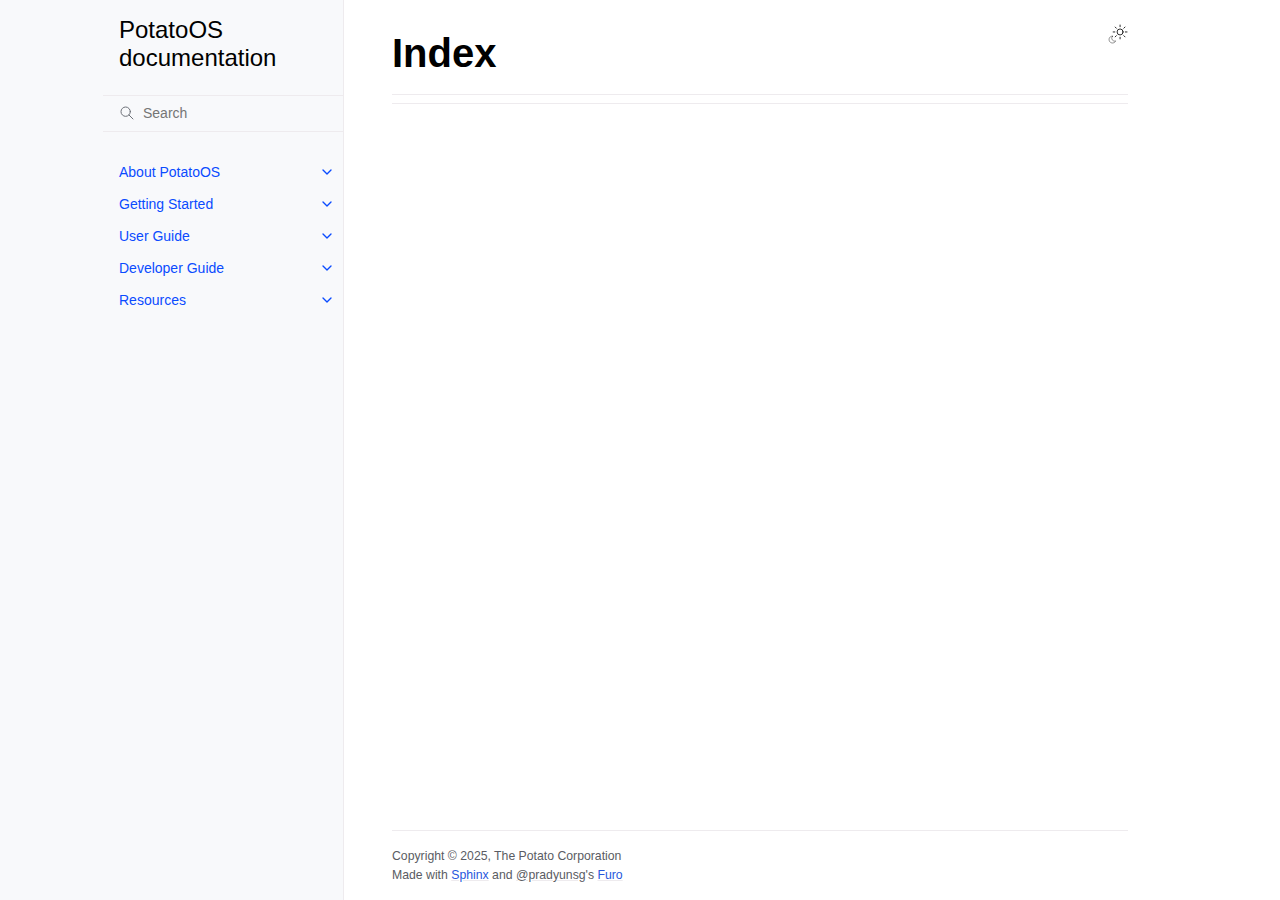
<file: docs/genindex/index.html>
<!doctype html>
<html class="no-js" lang="en" data-content_root="../">
  <head><meta charset="utf-8">
    <meta name="viewport" content="width=device-width,initial-scale=1">
    <meta name="color-scheme" content="light dark"><link rel="index" title="Index" href="#"><link rel="search" title="Search" href="../search/">

    <!-- Generated with Sphinx 8.2.3 and Furo 2025.09.25 --><title>Index - PotatoOS documentation</title>
<link rel="stylesheet" type="text/css" href="../_static/pygments.css?v=d111a655" />
    <link rel="stylesheet" type="text/css" href="../_static/styles/furo.css?v=580074bf" />
    <link rel="stylesheet" type="text/css" href="../_static/copybutton.css?v=76b2166b" />
    <link rel="stylesheet" type="text/css" href="../_static/styles/furo-extensions.css?v=8dab3a3b" />
    <link rel="stylesheet" type="text/css" href="../_static/highlight.css?v=6fe66a34" />
    
    


<style>
  body {
    --color-code-background: #f2f2f2;
  --color-code-foreground: #1e1e1e;
  
  }
  @media not print {
    body[data-theme="dark"] {
      --color-code-background: #202020;
  --color-code-foreground: #d0d0d0;
  
    }
    @media (prefers-color-scheme: dark) {
      body:not([data-theme="light"]) {
        --color-code-background: #202020;
  --color-code-foreground: #d0d0d0;
  
      }
    }
  }
</style></head>
  <body>
    
    <script>
      document.body.dataset.theme = localStorage.getItem("theme") || "auto";
    </script>
    

<svg xmlns="http://www.w3.org/2000/svg" style="display: none;">
  <symbol id="svg-toc" viewBox="0 0 24 24">
    <title>Contents</title>
    <svg stroke="currentColor" fill="currentColor" stroke-width="0" viewBox="0 0 1024 1024">
      <path d="M408 442h480c4.4 0 8-3.6 8-8v-56c0-4.4-3.6-8-8-8H408c-4.4 0-8 3.6-8 8v56c0 4.4 3.6 8 8 8zm-8 204c0 4.4 3.6 8 8 8h480c4.4 0 8-3.6 8-8v-56c0-4.4-3.6-8-8-8H408c-4.4 0-8 3.6-8 8v56zm504-486H120c-4.4 0-8 3.6-8 8v56c0 4.4 3.6 8 8 8h784c4.4 0 8-3.6 8-8v-56c0-4.4-3.6-8-8-8zm0 632H120c-4.4 0-8 3.6-8 8v56c0 4.4 3.6 8 8 8h784c4.4 0 8-3.6 8-8v-56c0-4.4-3.6-8-8-8zM115.4 518.9L271.7 642c5.8 4.6 14.4.5 14.4-6.9V388.9c0-7.4-8.5-11.5-14.4-6.9L115.4 505.1a8.74 8.74 0 0 0 0 13.8z"/>
    </svg>
  </symbol>
  <symbol id="svg-menu" viewBox="0 0 24 24">
    <title>Menu</title>
    <svg xmlns="http://www.w3.org/2000/svg" viewBox="0 0 24 24" fill="none" stroke="currentColor"
      stroke-width="2" stroke-linecap="round" stroke-linejoin="round" class="feather-menu">
      <line x1="3" y1="12" x2="21" y2="12"></line>
      <line x1="3" y1="6" x2="21" y2="6"></line>
      <line x1="3" y1="18" x2="21" y2="18"></line>
    </svg>
  </symbol>
  <symbol id="svg-arrow-right" viewBox="0 0 24 24">
    <title>Expand</title>
    <svg xmlns="http://www.w3.org/2000/svg" viewBox="0 0 24 24" fill="none" stroke="currentColor"
      stroke-width="2" stroke-linecap="round" stroke-linejoin="round" class="feather-chevron-right">
      <polyline points="9 18 15 12 9 6"></polyline>
    </svg>
  </symbol>
  <symbol id="svg-sun" viewBox="0 0 24 24">
    <title>Light mode</title>
    <svg xmlns="http://www.w3.org/2000/svg" viewBox="0 0 24 24" fill="none" stroke="currentColor"
      stroke-width="1" stroke-linecap="round" stroke-linejoin="round" class="feather-sun">
      <circle cx="12" cy="12" r="5"></circle>
      <line x1="12" y1="1" x2="12" y2="3"></line>
      <line x1="12" y1="21" x2="12" y2="23"></line>
      <line x1="4.22" y1="4.22" x2="5.64" y2="5.64"></line>
      <line x1="18.36" y1="18.36" x2="19.78" y2="19.78"></line>
      <line x1="1" y1="12" x2="3" y2="12"></line>
      <line x1="21" y1="12" x2="23" y2="12"></line>
      <line x1="4.22" y1="19.78" x2="5.64" y2="18.36"></line>
      <line x1="18.36" y1="5.64" x2="19.78" y2="4.22"></line>
    </svg>
  </symbol>
  <symbol id="svg-moon" viewBox="0 0 24 24">
    <title>Dark mode</title>
    <svg xmlns="http://www.w3.org/2000/svg" viewBox="0 0 24 24" fill="none" stroke="currentColor"
      stroke-width="1" stroke-linecap="round" stroke-linejoin="round" class="icon-tabler-moon">
      <path stroke="none" d="M0 0h24v24H0z" fill="none" />
      <path d="M12 3c.132 0 .263 0 .393 0a7.5 7.5 0 0 0 7.92 12.446a9 9 0 1 1 -8.313 -12.454z" />
    </svg>
  </symbol>
  <symbol id="svg-sun-with-moon" viewBox="0 0 24 24">
    <title>Auto light/dark, in light mode</title>
    <svg xmlns="http://www.w3.org/2000/svg" viewBox="0 0 24 24" fill="none" stroke="currentColor"
      stroke-width="1" stroke-linecap="round" stroke-linejoin="round"
      class="icon-custom-derived-from-feather-sun-and-tabler-moon">
      <path style="opacity: 50%" d="M 5.411 14.504 C 5.471 14.504 5.532 14.504 5.591 14.504 C 3.639 16.319 4.383 19.569 6.931 20.352 C 7.693 20.586 8.512 20.551 9.25 20.252 C 8.023 23.207 4.056 23.725 2.11 21.184 C 0.166 18.642 1.702 14.949 4.874 14.536 C 5.051 14.512 5.231 14.5 5.411 14.5 L 5.411 14.504 Z"/>
      <line x1="14.5" y1="3.25" x2="14.5" y2="1.25"/>
      <line x1="14.5" y1="15.85" x2="14.5" y2="17.85"/>
      <line x1="10.044" y1="5.094" x2="8.63" y2="3.68"/>
      <line x1="19" y1="14.05" x2="20.414" y2="15.464"/>
      <line x1="8.2" y1="9.55" x2="6.2" y2="9.55"/>
      <line x1="20.8" y1="9.55" x2="22.8" y2="9.55"/>
      <line x1="10.044" y1="14.006" x2="8.63" y2="15.42"/>
      <line x1="19" y1="5.05" x2="20.414" y2="3.636"/>
      <circle cx="14.5" cy="9.55" r="3.6"/>
    </svg>
  </symbol>
  <symbol id="svg-moon-with-sun" viewBox="0 0 24 24">
    <title>Auto light/dark, in dark mode</title>
    <svg xmlns="http://www.w3.org/2000/svg" viewBox="0 0 24 24" fill="none" stroke="currentColor"
      stroke-width="1" stroke-linecap="round" stroke-linejoin="round"
      class="icon-custom-derived-from-feather-sun-and-tabler-moon">
      <path d="M 8.282 7.007 C 8.385 7.007 8.494 7.007 8.595 7.007 C 5.18 10.184 6.481 15.869 10.942 17.24 C 12.275 17.648 13.706 17.589 15 17.066 C 12.851 22.236 5.91 23.143 2.505 18.696 C -0.897 14.249 1.791 7.786 7.342 7.063 C 7.652 7.021 7.965 7 8.282 7 L 8.282 7.007 Z"/>
      <line style="opacity: 50%" x1="18" y1="3.705" x2="18" y2="2.5"/>
      <line style="opacity: 50%" x1="18" y1="11.295" x2="18" y2="12.5"/>
      <line style="opacity: 50%" x1="15.316" y1="4.816" x2="14.464" y2="3.964"/>
      <line style="opacity: 50%" x1="20.711" y1="10.212" x2="21.563" y2="11.063"/>
      <line style="opacity: 50%" x1="14.205" y1="7.5" x2="13.001" y2="7.5"/>
      <line style="opacity: 50%" x1="21.795" y1="7.5" x2="23" y2="7.5"/>
      <line style="opacity: 50%" x1="15.316" y1="10.184" x2="14.464" y2="11.036"/>
      <line style="opacity: 50%" x1="20.711" y1="4.789" x2="21.563" y2="3.937"/>
      <circle style="opacity: 50%" cx="18" cy="7.5" r="2.169"/>
    </svg>
  </symbol>
  <symbol id="svg-pencil" viewBox="0 0 24 24">
    <svg xmlns="http://www.w3.org/2000/svg" viewBox="0 0 24 24" fill="none" stroke="currentColor"
      stroke-width="1" stroke-linecap="round" stroke-linejoin="round" class="icon-tabler-pencil-code">
      <path d="M4 20h4l10.5 -10.5a2.828 2.828 0 1 0 -4 -4l-10.5 10.5v4" />
      <path d="M13.5 6.5l4 4" />
      <path d="M20 21l2 -2l-2 -2" />
      <path d="M17 17l-2 2l2 2" />
    </svg>
  </symbol>
  <symbol id="svg-eye" viewBox="0 0 24 24">
    <svg xmlns="http://www.w3.org/2000/svg" viewBox="0 0 24 24" fill="none" stroke="currentColor"
      stroke-width="1" stroke-linecap="round" stroke-linejoin="round" class="icon-tabler-eye-code">
      <path stroke="none" d="M0 0h24v24H0z" fill="none" />
      <path d="M10 12a2 2 0 1 0 4 0a2 2 0 0 0 -4 0" />
      <path
        d="M11.11 17.958c-3.209 -.307 -5.91 -2.293 -8.11 -5.958c2.4 -4 5.4 -6 9 -6c3.6 0 6.6 2 9 6c-.21 .352 -.427 .688 -.647 1.008" />
      <path d="M20 21l2 -2l-2 -2" />
      <path d="M17 17l-2 2l2 2" />
    </svg>
  </symbol>
</svg>

<input type="checkbox" class="sidebar-toggle" name="__navigation" id="__navigation" aria-label="Toggle site navigation sidebar">
<input type="checkbox" class="sidebar-toggle" name="__toc" id="__toc" aria-label="Toggle table of contents sidebar">
<label class="overlay sidebar-overlay" for="__navigation"></label>
<label class="overlay toc-overlay" for="__toc"></label>

<a class="skip-to-content muted-link" href="#furo-main-content">Skip to content</a>



<div class="page">
  <header class="mobile-header">
    <div class="header-left">
      <label class="nav-overlay-icon" for="__navigation">
        <span class="icon"><svg><use href="#svg-menu"></use></svg></span>
      </label>
    </div>
    <div class="header-center">
      <a href="../"><div class="brand">PotatoOS  documentation</div></a>
    </div>
    <div class="header-right">
      <div class="theme-toggle-container theme-toggle-header">
        <button class="theme-toggle" aria-label="Toggle Light / Dark / Auto color theme">
          <svg class="theme-icon-when-auto-light"><use href="#svg-sun-with-moon"></use></svg>
          <svg class="theme-icon-when-auto-dark"><use href="#svg-moon-with-sun"></use></svg>
          <svg class="theme-icon-when-dark"><use href="#svg-moon"></use></svg>
          <svg class="theme-icon-when-light"><use href="#svg-sun"></use></svg>
        </button>
      </div>
      <label class="toc-overlay-icon toc-header-icon no-toc" for="__toc">
        <span class="icon"><svg><use href="#svg-toc"></use></svg></span>
      </label>
    </div>
  </header>
  <aside class="sidebar-drawer">
    <div class="sidebar-container">
      
      <div class="sidebar-sticky"><a class="sidebar-brand" href="../">
  
  <span class="sidebar-brand-text">PotatoOS  documentation</span>
  
</a><form class="sidebar-search-container" method="get" action="../search/" role="search">
  <input class="sidebar-search" placeholder="Search" name="q" aria-label="Search">
  <input type="hidden" name="check_keywords" value="yes">
  <input type="hidden" name="area" value="default">
</form>
<div id="searchbox"></div><div class="sidebar-scroll"><div class="sidebar-tree">
  <ul>
<li class="toctree-l1 has-children"><a class="reference internal" href="../about/">About PotatoOS</a><input aria-label="Toggle navigation of About PotatoOS" class="toctree-checkbox" id="toctree-checkbox-1" name="toctree-checkbox-1" role="switch" type="checkbox"/><label for="toctree-checkbox-1"><span class="icon"><svg><use href="#svg-arrow-right"></use></svg></span></label><ul>
<li class="toctree-l2"><a class="reference internal" href="../about/introduction/">Introduction</a></li>
<li class="toctree-l2"><a class="reference internal" href="../about/features/">Features</a></li>
<li class="toctree-l2"><a class="reference internal" href="../about/philosophy/">Design Philosophy</a></li>
<li class="toctree-l2"><a class="reference internal" href="../about/architecture/">Architecture</a></li>
</ul>
</li>
<li class="toctree-l1 has-children"><a class="reference internal" href="../getting_started/">Getting Started</a><input aria-label="Toggle navigation of Getting Started" class="toctree-checkbox" id="toctree-checkbox-2" name="toctree-checkbox-2" role="switch" type="checkbox"/><label for="toctree-checkbox-2"><span class="icon"><svg><use href="#svg-arrow-right"></use></svg></span></label><ul>
<li class="toctree-l2"><a class="reference internal" href="../getting_started/introduction/">Introduction</a></li>
<li class="toctree-l2"><a class="reference internal" href="../getting_started/installation/">Installation</a></li>
<li class="toctree-l2"><a class="reference internal" href="../getting_started/usage/">Usage and Navigation</a></li>
<li class="toctree-l2"><a class="reference internal" href="../getting_started/quickstart/">Your First Program</a></li>
</ul>
</li>
<li class="toctree-l1 has-children"><a class="reference internal" href="../user_guide/">User Guide</a><input aria-label="Toggle navigation of User Guide" class="toctree-checkbox" id="toctree-checkbox-3" name="toctree-checkbox-3" role="switch" type="checkbox"/><label for="toctree-checkbox-3"><span class="icon"><svg><use href="#svg-arrow-right"></use></svg></span></label><ul>
<li class="toctree-l2"><a class="reference internal" href="../user_guide/mash/">Mash Reference</a></li>
<li class="toctree-l2"><a class="reference internal" href="../user_guide/files/">File System and Permissions</a></li>
<li class="toctree-l2"><a class="reference internal" href="../user_guide/config/">Customisation</a></li>
<li class="toctree-l2"><a class="reference internal" href="../user_guide/apps/">Built-in Apps</a></li>
</ul>
</li>
<li class="toctree-l1 has-children"><a class="reference internal" href="../developer_guide/">Developer Guide</a><input aria-label="Toggle navigation of Developer Guide" class="toctree-checkbox" id="toctree-checkbox-4" name="toctree-checkbox-4" role="switch" type="checkbox"/><label for="toctree-checkbox-4"><span class="icon"><svg><use href="#svg-arrow-right"></use></svg></span></label><ul>
<li class="toctree-l2"><a class="reference internal" href="../developer_guide/introduction/">Introduction to STARCH</a></li>
<li class="toctree-l2"><a class="reference internal" href="../developer_guide/syntax/">Language Syntax</a></li>
<li class="toctree-l2"><a class="reference internal" href="../developer_guide/operators/">Operators</a></li>
<li class="toctree-l2"><a class="reference internal" href="../developer_guide/flow/">Control Flow</a></li>
<li class="toctree-l2"><a class="reference internal" href="../developer_guide/gui/">GUI API</a></li>
</ul>
</li>
<li class="toctree-l1 has-children"><a class="reference internal" href="../resources/">Resources</a><input aria-label="Toggle navigation of Resources" class="toctree-checkbox" id="toctree-checkbox-5" name="toctree-checkbox-5" role="switch" type="checkbox"/><label for="toctree-checkbox-5"><span class="icon"><svg><use href="#svg-arrow-right"></use></svg></span></label><ul>
<li class="toctree-l2"><a class="reference internal" href="../resources/tutorials/">Tutorials</a></li>
<li class="toctree-l2"><a class="reference internal" href="../resources/faq/">Frequently Asked Questions</a></li>
<li class="toctree-l2"><a class="reference internal" href="../resources/contributing/">Contributing</a></li>
<li class="toctree-l2"><a class="reference internal" href="../resources/license/">License</a></li>
</ul>
</li>
</ul>

</div>
</div>

      </div>
      
    </div>
  </aside>
  <div class="main">
    <div class="content">
      <div class="article-container">
        <a href="#" class="back-to-top muted-link">
          <svg xmlns="http://www.w3.org/2000/svg" viewBox="0 0 24 24">
            <path d="M13 20h-2V8l-5.5 5.5-1.42-1.42L12 4.16l7.92 7.92-1.42 1.42L13 8v12z"></path>
          </svg>
          <span>Back to top</span>
        </a>
        <div class="content-icon-container">
          <div class="theme-toggle-container theme-toggle-content">
            <button class="theme-toggle" aria-label="Toggle Light / Dark / Auto color theme">
              <svg class="theme-icon-when-auto-light"><use href="#svg-sun-with-moon"></use></svg>
              <svg class="theme-icon-when-auto-dark"><use href="#svg-moon-with-sun"></use></svg>
              <svg class="theme-icon-when-dark"><use href="#svg-moon"></use></svg>
              <svg class="theme-icon-when-light"><use href="#svg-sun"></use></svg>
            </button>
          </div>
          <label class="toc-overlay-icon toc-content-icon no-toc" for="__toc">
            <span class="icon"><svg><use href="#svg-toc"></use></svg></span>
          </label>
        </div>
        <article role="main" id="furo-main-content">
          
<section class="genindex-section">
  <h1 id="index">Index</h1>
  <div class="genindex-jumpbox"></div>
</section>

        </article>
      </div>
      <footer>
        
        <div class="related-pages">
          
          
        </div>
        <div class="bottom-of-page">
          <div class="left-details">
            <div class="copyright">
                Copyright &#169; 2025, The Potato Corporation
            </div>
            Made with <a href="https://www.sphinx-doc.org/">Sphinx</a> and <a class="muted-link" href="https://pradyunsg.me">@pradyunsg</a>'s
            
            <a href="https://github.com/pradyunsg/furo">Furo</a>
            
          </div>
          <div class="right-details">
            
          </div>
        </div>
        
      </footer>
    </div>
    <aside class="toc-drawer no-toc">
      
      
      
    </aside>
  </div>
</div><script src="../_static/documentation_options.js?v=187304be"></script>
    <script src="../_static/doctools.js?v=9bcbadda"></script>
    <script src="../_static/sphinx_highlight.js?v=dc90522c"></script>
    <script src="../_static/scripts/furo.js?v=46bd48cc"></script>
    <script src="../_static/clipboard.min.js?v=a7894cd8"></script>
    <script src="../_static/copybutton.js?v=f281be69"></script>
    </body>
</html>
</file>
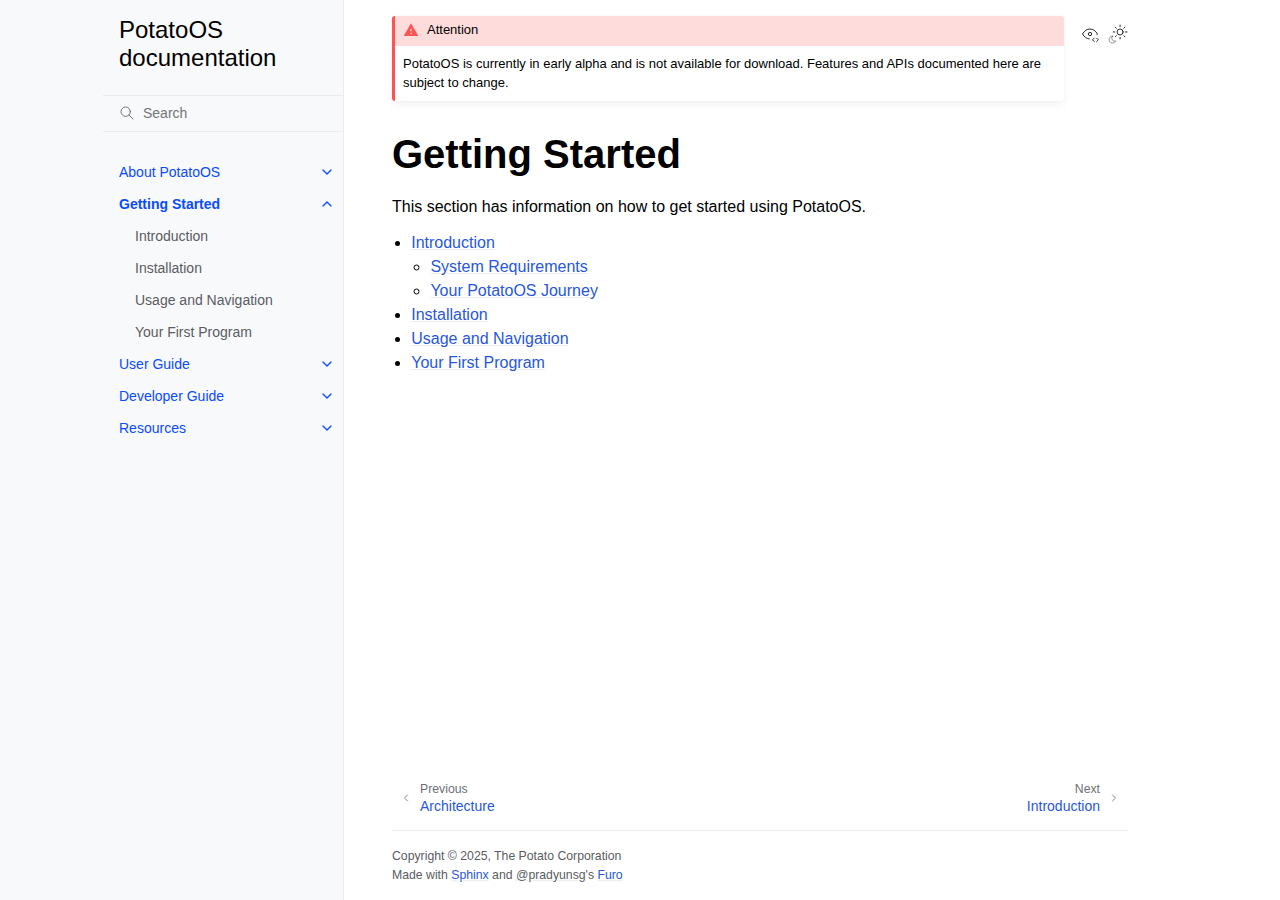
<file: docs/getting_started/index.html>
<!doctype html>
<html class="no-js" lang="en" data-content_root="../">
  <head><meta charset="utf-8">
    <meta name="viewport" content="width=device-width,initial-scale=1">
    <meta name="color-scheme" content="light dark"><meta name="viewport" content="width=device-width, initial-scale=1" />
<link rel="index" title="Index" href="../genindex/"><link rel="search" title="Search" href="../search/"><link rel="next" title="Introduction" href="introduction/"><link rel="prev" title="Architecture" href="../about/architecture/">

    <!-- Generated with Sphinx 8.2.3 and Furo 2025.09.25 -->
        <title>Getting Started - PotatoOS documentation</title>
      <link rel="stylesheet" type="text/css" href="../_static/pygments.css?v=d111a655" />
    <link rel="stylesheet" type="text/css" href="../_static/styles/furo.css?v=580074bf" />
    <link rel="stylesheet" type="text/css" href="../_static/copybutton.css?v=76b2166b" />
    <link rel="stylesheet" type="text/css" href="../_static/styles/furo-extensions.css?v=8dab3a3b" />
    <link rel="stylesheet" type="text/css" href="../_static/highlight.css?v=6fe66a34" />
    
    


<style>
  body {
    --color-code-background: #f2f2f2;
  --color-code-foreground: #1e1e1e;
  
  }
  @media not print {
    body[data-theme="dark"] {
      --color-code-background: #202020;
  --color-code-foreground: #d0d0d0;
  
    }
    @media (prefers-color-scheme: dark) {
      body:not([data-theme="light"]) {
        --color-code-background: #202020;
  --color-code-foreground: #d0d0d0;
  
      }
    }
  }
</style></head>
  <body>
    
    <script>
      document.body.dataset.theme = localStorage.getItem("theme") || "auto";
    </script>
    

<svg xmlns="http://www.w3.org/2000/svg" style="display: none;">
  <symbol id="svg-toc" viewBox="0 0 24 24">
    <title>Contents</title>
    <svg stroke="currentColor" fill="currentColor" stroke-width="0" viewBox="0 0 1024 1024">
      <path d="M408 442h480c4.4 0 8-3.6 8-8v-56c0-4.4-3.6-8-8-8H408c-4.4 0-8 3.6-8 8v56c0 4.4 3.6 8 8 8zm-8 204c0 4.4 3.6 8 8 8h480c4.4 0 8-3.6 8-8v-56c0-4.4-3.6-8-8-8H408c-4.4 0-8 3.6-8 8v56zm504-486H120c-4.4 0-8 3.6-8 8v56c0 4.4 3.6 8 8 8h784c4.4 0 8-3.6 8-8v-56c0-4.4-3.6-8-8-8zm0 632H120c-4.4 0-8 3.6-8 8v56c0 4.4 3.6 8 8 8h784c4.4 0 8-3.6 8-8v-56c0-4.4-3.6-8-8-8zM115.4 518.9L271.7 642c5.8 4.6 14.4.5 14.4-6.9V388.9c0-7.4-8.5-11.5-14.4-6.9L115.4 505.1a8.74 8.74 0 0 0 0 13.8z"/>
    </svg>
  </symbol>
  <symbol id="svg-menu" viewBox="0 0 24 24">
    <title>Menu</title>
    <svg xmlns="http://www.w3.org/2000/svg" viewBox="0 0 24 24" fill="none" stroke="currentColor"
      stroke-width="2" stroke-linecap="round" stroke-linejoin="round" class="feather-menu">
      <line x1="3" y1="12" x2="21" y2="12"></line>
      <line x1="3" y1="6" x2="21" y2="6"></line>
      <line x1="3" y1="18" x2="21" y2="18"></line>
    </svg>
  </symbol>
  <symbol id="svg-arrow-right" viewBox="0 0 24 24">
    <title>Expand</title>
    <svg xmlns="http://www.w3.org/2000/svg" viewBox="0 0 24 24" fill="none" stroke="currentColor"
      stroke-width="2" stroke-linecap="round" stroke-linejoin="round" class="feather-chevron-right">
      <polyline points="9 18 15 12 9 6"></polyline>
    </svg>
  </symbol>
  <symbol id="svg-sun" viewBox="0 0 24 24">
    <title>Light mode</title>
    <svg xmlns="http://www.w3.org/2000/svg" viewBox="0 0 24 24" fill="none" stroke="currentColor"
      stroke-width="1" stroke-linecap="round" stroke-linejoin="round" class="feather-sun">
      <circle cx="12" cy="12" r="5"></circle>
      <line x1="12" y1="1" x2="12" y2="3"></line>
      <line x1="12" y1="21" x2="12" y2="23"></line>
      <line x1="4.22" y1="4.22" x2="5.64" y2="5.64"></line>
      <line x1="18.36" y1="18.36" x2="19.78" y2="19.78"></line>
      <line x1="1" y1="12" x2="3" y2="12"></line>
      <line x1="21" y1="12" x2="23" y2="12"></line>
      <line x1="4.22" y1="19.78" x2="5.64" y2="18.36"></line>
      <line x1="18.36" y1="5.64" x2="19.78" y2="4.22"></line>
    </svg>
  </symbol>
  <symbol id="svg-moon" viewBox="0 0 24 24">
    <title>Dark mode</title>
    <svg xmlns="http://www.w3.org/2000/svg" viewBox="0 0 24 24" fill="none" stroke="currentColor"
      stroke-width="1" stroke-linecap="round" stroke-linejoin="round" class="icon-tabler-moon">
      <path stroke="none" d="M0 0h24v24H0z" fill="none" />
      <path d="M12 3c.132 0 .263 0 .393 0a7.5 7.5 0 0 0 7.92 12.446a9 9 0 1 1 -8.313 -12.454z" />
    </svg>
  </symbol>
  <symbol id="svg-sun-with-moon" viewBox="0 0 24 24">
    <title>Auto light/dark, in light mode</title>
    <svg xmlns="http://www.w3.org/2000/svg" viewBox="0 0 24 24" fill="none" stroke="currentColor"
      stroke-width="1" stroke-linecap="round" stroke-linejoin="round"
      class="icon-custom-derived-from-feather-sun-and-tabler-moon">
      <path style="opacity: 50%" d="M 5.411 14.504 C 5.471 14.504 5.532 14.504 5.591 14.504 C 3.639 16.319 4.383 19.569 6.931 20.352 C 7.693 20.586 8.512 20.551 9.25 20.252 C 8.023 23.207 4.056 23.725 2.11 21.184 C 0.166 18.642 1.702 14.949 4.874 14.536 C 5.051 14.512 5.231 14.5 5.411 14.5 L 5.411 14.504 Z"/>
      <line x1="14.5" y1="3.25" x2="14.5" y2="1.25"/>
      <line x1="14.5" y1="15.85" x2="14.5" y2="17.85"/>
      <line x1="10.044" y1="5.094" x2="8.63" y2="3.68"/>
      <line x1="19" y1="14.05" x2="20.414" y2="15.464"/>
      <line x1="8.2" y1="9.55" x2="6.2" y2="9.55"/>
      <line x1="20.8" y1="9.55" x2="22.8" y2="9.55"/>
      <line x1="10.044" y1="14.006" x2="8.63" y2="15.42"/>
      <line x1="19" y1="5.05" x2="20.414" y2="3.636"/>
      <circle cx="14.5" cy="9.55" r="3.6"/>
    </svg>
  </symbol>
  <symbol id="svg-moon-with-sun" viewBox="0 0 24 24">
    <title>Auto light/dark, in dark mode</title>
    <svg xmlns="http://www.w3.org/2000/svg" viewBox="0 0 24 24" fill="none" stroke="currentColor"
      stroke-width="1" stroke-linecap="round" stroke-linejoin="round"
      class="icon-custom-derived-from-feather-sun-and-tabler-moon">
      <path d="M 8.282 7.007 C 8.385 7.007 8.494 7.007 8.595 7.007 C 5.18 10.184 6.481 15.869 10.942 17.24 C 12.275 17.648 13.706 17.589 15 17.066 C 12.851 22.236 5.91 23.143 2.505 18.696 C -0.897 14.249 1.791 7.786 7.342 7.063 C 7.652 7.021 7.965 7 8.282 7 L 8.282 7.007 Z"/>
      <line style="opacity: 50%" x1="18" y1="3.705" x2="18" y2="2.5"/>
      <line style="opacity: 50%" x1="18" y1="11.295" x2="18" y2="12.5"/>
      <line style="opacity: 50%" x1="15.316" y1="4.816" x2="14.464" y2="3.964"/>
      <line style="opacity: 50%" x1="20.711" y1="10.212" x2="21.563" y2="11.063"/>
      <line style="opacity: 50%" x1="14.205" y1="7.5" x2="13.001" y2="7.5"/>
      <line style="opacity: 50%" x1="21.795" y1="7.5" x2="23" y2="7.5"/>
      <line style="opacity: 50%" x1="15.316" y1="10.184" x2="14.464" y2="11.036"/>
      <line style="opacity: 50%" x1="20.711" y1="4.789" x2="21.563" y2="3.937"/>
      <circle style="opacity: 50%" cx="18" cy="7.5" r="2.169"/>
    </svg>
  </symbol>
  <symbol id="svg-pencil" viewBox="0 0 24 24">
    <svg xmlns="http://www.w3.org/2000/svg" viewBox="0 0 24 24" fill="none" stroke="currentColor"
      stroke-width="1" stroke-linecap="round" stroke-linejoin="round" class="icon-tabler-pencil-code">
      <path d="M4 20h4l10.5 -10.5a2.828 2.828 0 1 0 -4 -4l-10.5 10.5v4" />
      <path d="M13.5 6.5l4 4" />
      <path d="M20 21l2 -2l-2 -2" />
      <path d="M17 17l-2 2l2 2" />
    </svg>
  </symbol>
  <symbol id="svg-eye" viewBox="0 0 24 24">
    <svg xmlns="http://www.w3.org/2000/svg" viewBox="0 0 24 24" fill="none" stroke="currentColor"
      stroke-width="1" stroke-linecap="round" stroke-linejoin="round" class="icon-tabler-eye-code">
      <path stroke="none" d="M0 0h24v24H0z" fill="none" />
      <path d="M10 12a2 2 0 1 0 4 0a2 2 0 0 0 -4 0" />
      <path
        d="M11.11 17.958c-3.209 -.307 -5.91 -2.293 -8.11 -5.958c2.4 -4 5.4 -6 9 -6c3.6 0 6.6 2 9 6c-.21 .352 -.427 .688 -.647 1.008" />
      <path d="M20 21l2 -2l-2 -2" />
      <path d="M17 17l-2 2l2 2" />
    </svg>
  </symbol>
</svg>

<input type="checkbox" class="sidebar-toggle" name="__navigation" id="__navigation" aria-label="Toggle site navigation sidebar">
<input type="checkbox" class="sidebar-toggle" name="__toc" id="__toc" aria-label="Toggle table of contents sidebar">
<label class="overlay sidebar-overlay" for="__navigation"></label>
<label class="overlay toc-overlay" for="__toc"></label>

<a class="skip-to-content muted-link" href="#furo-main-content">Skip to content</a>



<div class="page">
  <header class="mobile-header">
    <div class="header-left">
      <label class="nav-overlay-icon" for="__navigation">
        <span class="icon"><svg><use href="#svg-menu"></use></svg></span>
      </label>
    </div>
    <div class="header-center">
      <a href="../"><div class="brand">PotatoOS  documentation</div></a>
    </div>
    <div class="header-right">
      <div class="theme-toggle-container theme-toggle-header">
        <button class="theme-toggle" aria-label="Toggle Light / Dark / Auto color theme">
          <svg class="theme-icon-when-auto-light"><use href="#svg-sun-with-moon"></use></svg>
          <svg class="theme-icon-when-auto-dark"><use href="#svg-moon-with-sun"></use></svg>
          <svg class="theme-icon-when-dark"><use href="#svg-moon"></use></svg>
          <svg class="theme-icon-when-light"><use href="#svg-sun"></use></svg>
        </button>
      </div>
      <label class="toc-overlay-icon toc-header-icon no-toc" for="__toc">
        <span class="icon"><svg><use href="#svg-toc"></use></svg></span>
      </label>
    </div>
  </header>
  <aside class="sidebar-drawer">
    <div class="sidebar-container">
      
      <div class="sidebar-sticky"><a class="sidebar-brand" href="../">
  
  <span class="sidebar-brand-text">PotatoOS  documentation</span>
  
</a><form class="sidebar-search-container" method="get" action="../search/" role="search">
  <input class="sidebar-search" placeholder="Search" name="q" aria-label="Search">
  <input type="hidden" name="check_keywords" value="yes">
  <input type="hidden" name="area" value="default">
</form>
<div id="searchbox"></div><div class="sidebar-scroll"><div class="sidebar-tree">
  <ul class="current">
<li class="toctree-l1 has-children"><a class="reference internal" href="../about/">About PotatoOS</a><input aria-label="Toggle navigation of About PotatoOS" class="toctree-checkbox" id="toctree-checkbox-1" name="toctree-checkbox-1" role="switch" type="checkbox"/><label for="toctree-checkbox-1"><span class="icon"><svg><use href="#svg-arrow-right"></use></svg></span></label><ul>
<li class="toctree-l2"><a class="reference internal" href="../about/introduction/">Introduction</a></li>
<li class="toctree-l2"><a class="reference internal" href="../about/features/">Features</a></li>
<li class="toctree-l2"><a class="reference internal" href="../about/philosophy/">Design Philosophy</a></li>
<li class="toctree-l2"><a class="reference internal" href="../about/architecture/">Architecture</a></li>
</ul>
</li>
<li class="toctree-l1 current has-children current-page"><a class="current reference internal" href="#">Getting Started</a><input aria-label="Toggle navigation of Getting Started" checked="" class="toctree-checkbox" id="toctree-checkbox-2" name="toctree-checkbox-2" role="switch" type="checkbox"/><label for="toctree-checkbox-2"><span class="icon"><svg><use href="#svg-arrow-right"></use></svg></span></label><ul>
<li class="toctree-l2"><a class="reference internal" href="introduction/">Introduction</a></li>
<li class="toctree-l2"><a class="reference internal" href="installation/">Installation</a></li>
<li class="toctree-l2"><a class="reference internal" href="usage/">Usage and Navigation</a></li>
<li class="toctree-l2"><a class="reference internal" href="quickstart/">Your First Program</a></li>
</ul>
</li>
<li class="toctree-l1 has-children"><a class="reference internal" href="../user_guide/">User Guide</a><input aria-label="Toggle navigation of User Guide" class="toctree-checkbox" id="toctree-checkbox-3" name="toctree-checkbox-3" role="switch" type="checkbox"/><label for="toctree-checkbox-3"><span class="icon"><svg><use href="#svg-arrow-right"></use></svg></span></label><ul>
<li class="toctree-l2"><a class="reference internal" href="../user_guide/mash/">Mash Reference</a></li>
<li class="toctree-l2"><a class="reference internal" href="../user_guide/files/">File System and Permissions</a></li>
<li class="toctree-l2"><a class="reference internal" href="../user_guide/config/">Customisation</a></li>
<li class="toctree-l2"><a class="reference internal" href="../user_guide/apps/">Built-in Apps</a></li>
</ul>
</li>
<li class="toctree-l1 has-children"><a class="reference internal" href="../developer_guide/">Developer Guide</a><input aria-label="Toggle navigation of Developer Guide" class="toctree-checkbox" id="toctree-checkbox-4" name="toctree-checkbox-4" role="switch" type="checkbox"/><label for="toctree-checkbox-4"><span class="icon"><svg><use href="#svg-arrow-right"></use></svg></span></label><ul>
<li class="toctree-l2"><a class="reference internal" href="../developer_guide/introduction/">Introduction to STARCH</a></li>
<li class="toctree-l2"><a class="reference internal" href="../developer_guide/syntax/">Language Syntax</a></li>
<li class="toctree-l2"><a class="reference internal" href="../developer_guide/operators/">Operators</a></li>
<li class="toctree-l2"><a class="reference internal" href="../developer_guide/flow/">Control Flow</a></li>
<li class="toctree-l2"><a class="reference internal" href="../developer_guide/gui/">GUI API</a></li>
</ul>
</li>
<li class="toctree-l1 has-children"><a class="reference internal" href="../resources/">Resources</a><input aria-label="Toggle navigation of Resources" class="toctree-checkbox" id="toctree-checkbox-5" name="toctree-checkbox-5" role="switch" type="checkbox"/><label for="toctree-checkbox-5"><span class="icon"><svg><use href="#svg-arrow-right"></use></svg></span></label><ul>
<li class="toctree-l2"><a class="reference internal" href="../resources/tutorials/">Tutorials</a></li>
<li class="toctree-l2"><a class="reference internal" href="../resources/faq/">Frequently Asked Questions</a></li>
<li class="toctree-l2"><a class="reference internal" href="../resources/contributing/">Contributing</a></li>
<li class="toctree-l2"><a class="reference internal" href="../resources/license/">License</a></li>
</ul>
</li>
</ul>

</div>
</div>

      </div>
      
    </div>
  </aside>
  <div class="main">
    <div class="content">
      <div class="article-container">
        <a href="#" class="back-to-top muted-link">
          <svg xmlns="http://www.w3.org/2000/svg" viewBox="0 0 24 24">
            <path d="M13 20h-2V8l-5.5 5.5-1.42-1.42L12 4.16l7.92 7.92-1.42 1.42L13 8v12z"></path>
          </svg>
          <span>Back to top</span>
        </a>
        <div class="content-icon-container">
          <div class="view-this-page">
  <a class="muted-link" href="../_sources/getting_started/index.rst.txt" title="View this page">
    <svg><use href="#svg-eye"></use></svg>
    <span class="visually-hidden">View this page</span>
  </a>
</div>
<div class="theme-toggle-container theme-toggle-content">
            <button class="theme-toggle" aria-label="Toggle Light / Dark / Auto color theme">
              <svg class="theme-icon-when-auto-light"><use href="#svg-sun-with-moon"></use></svg>
              <svg class="theme-icon-when-auto-dark"><use href="#svg-moon-with-sun"></use></svg>
              <svg class="theme-icon-when-dark"><use href="#svg-moon"></use></svg>
              <svg class="theme-icon-when-light"><use href="#svg-sun"></use></svg>
            </button>
          </div>
          <label class="toc-overlay-icon toc-content-icon no-toc" for="__toc">
            <span class="icon"><svg><use href="#svg-toc"></use></svg></span>
          </label>
        </div>
        <article role="main" id="furo-main-content">
          <div class="admonition attention">
<p class="admonition-title">Attention</p>
<p>PotatoOS is currently in early alpha and is not available for download. Features and APIs documented here are subject to change.</p>
</div>
<section id="getting-started">
<h1>Getting Started<a class="headerlink" href="#getting-started" title="Link to this heading">¶</a></h1>
<p>This section has information on how to get started using PotatoOS.</p>
<div class="toctree-wrapper compound">
<ul>
<li class="toctree-l1"><a class="reference internal" href="introduction/">Introduction</a><ul>
<li class="toctree-l2"><a class="reference internal" href="introduction/#system-requirements">System Requirements</a></li>
<li class="toctree-l2"><a class="reference internal" href="introduction/#your-potatoos-journey">Your PotatoOS Journey</a></li>
</ul>
</li>
<li class="toctree-l1"><a class="reference internal" href="installation/">Installation</a></li>
<li class="toctree-l1"><a class="reference internal" href="usage/">Usage and Navigation</a></li>
<li class="toctree-l1"><a class="reference internal" href="quickstart/">Your First Program</a></li>
</ul>
</div>
</section>

        </article>
      </div>
      <footer>
        
        <div class="related-pages">
          <a class="next-page" href="introduction/">
              <div class="page-info">
                <div class="context">
                  <span>Next</span>
                </div>
                <div class="title">Introduction</div>
              </div>
              <svg class="furo-related-icon"><use href="#svg-arrow-right"></use></svg>
            </a>
          <a class="prev-page" href="../about/architecture/">
              <svg class="furo-related-icon"><use href="#svg-arrow-right"></use></svg>
              <div class="page-info">
                <div class="context">
                  <span>Previous</span>
                </div>
                
                <div class="title">Architecture</div>
                
              </div>
            </a>
        </div>
        <div class="bottom-of-page">
          <div class="left-details">
            <div class="copyright">
                Copyright &#169; 2025, The Potato Corporation
            </div>
            Made with <a href="https://www.sphinx-doc.org/">Sphinx</a> and <a class="muted-link" href="https://pradyunsg.me">@pradyunsg</a>'s
            
            <a href="https://github.com/pradyunsg/furo">Furo</a>
            
          </div>
          <div class="right-details">
            
          </div>
        </div>
        
      </footer>
    </div>
    <aside class="toc-drawer no-toc">
      
      
      
    </aside>
  </div>
</div><script src="../_static/documentation_options.js?v=187304be"></script>
    <script src="../_static/doctools.js?v=9bcbadda"></script>
    <script src="../_static/sphinx_highlight.js?v=dc90522c"></script>
    <script src="../_static/scripts/furo.js?v=46bd48cc"></script>
    <script src="../_static/clipboard.min.js?v=a7894cd8"></script>
    <script src="../_static/copybutton.js?v=f281be69"></script>
    </body>
</html>
</file>
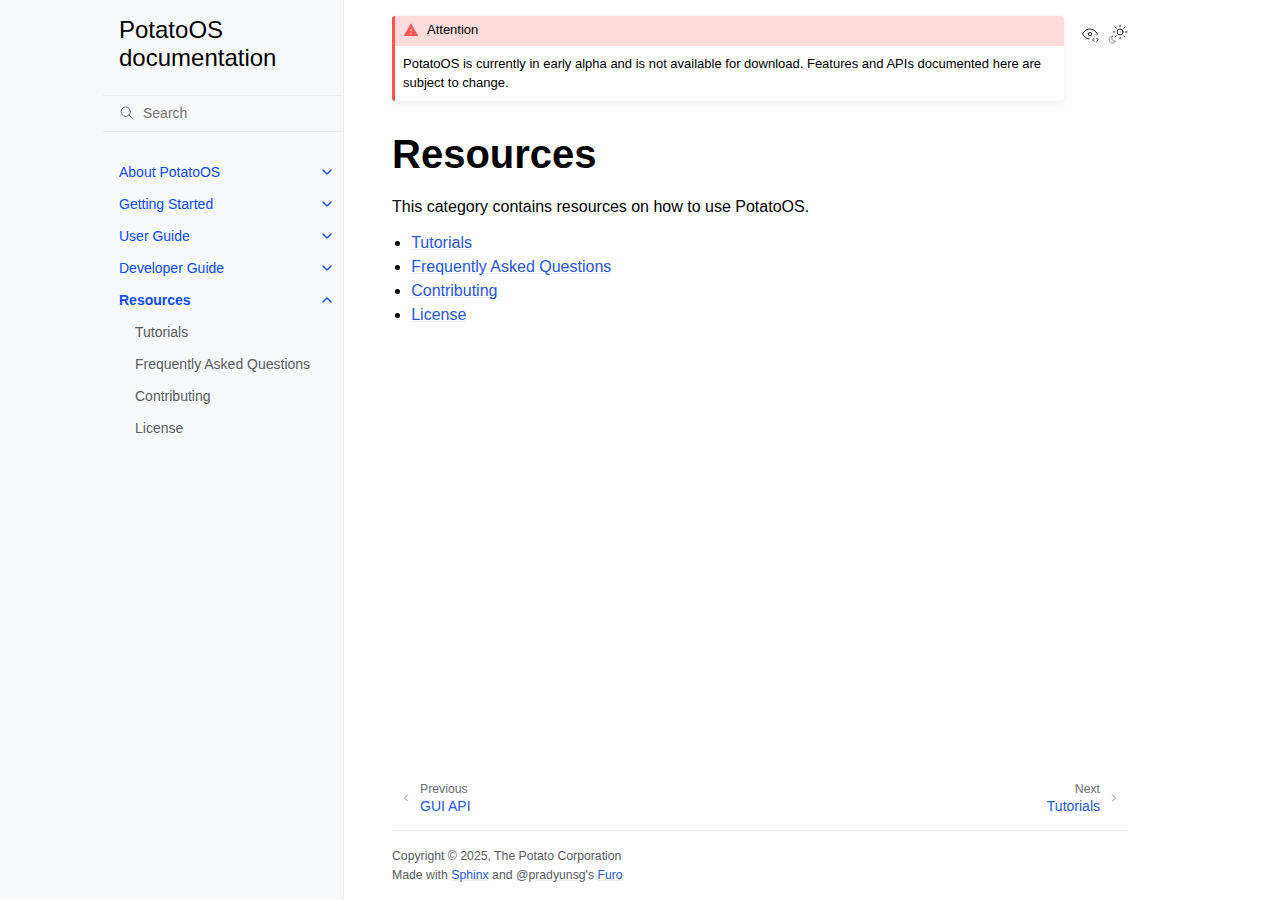
<file: docs/resources/index.html>
<!doctype html>
<html class="no-js" lang="en" data-content_root="../">
  <head><meta charset="utf-8">
    <meta name="viewport" content="width=device-width,initial-scale=1">
    <meta name="color-scheme" content="light dark"><meta name="viewport" content="width=device-width, initial-scale=1" />
<link rel="index" title="Index" href="../genindex/"><link rel="search" title="Search" href="../search/"><link rel="next" title="Tutorials" href="tutorials/"><link rel="prev" title="GUI API" href="../developer_guide/gui/">

    <!-- Generated with Sphinx 8.2.3 and Furo 2025.09.25 -->
        <title>Resources - PotatoOS documentation</title>
      <link rel="stylesheet" type="text/css" href="../_static/pygments.css?v=d111a655" />
    <link rel="stylesheet" type="text/css" href="../_static/styles/furo.css?v=580074bf" />
    <link rel="stylesheet" type="text/css" href="../_static/copybutton.css?v=76b2166b" />
    <link rel="stylesheet" type="text/css" href="../_static/styles/furo-extensions.css?v=8dab3a3b" />
    <link rel="stylesheet" type="text/css" href="../_static/highlight.css?v=6fe66a34" />
    
    


<style>
  body {
    --color-code-background: #f2f2f2;
  --color-code-foreground: #1e1e1e;
  
  }
  @media not print {
    body[data-theme="dark"] {
      --color-code-background: #202020;
  --color-code-foreground: #d0d0d0;
  
    }
    @media (prefers-color-scheme: dark) {
      body:not([data-theme="light"]) {
        --color-code-background: #202020;
  --color-code-foreground: #d0d0d0;
  
      }
    }
  }
</style></head>
  <body>
    
    <script>
      document.body.dataset.theme = localStorage.getItem("theme") || "auto";
    </script>
    

<svg xmlns="http://www.w3.org/2000/svg" style="display: none;">
  <symbol id="svg-toc" viewBox="0 0 24 24">
    <title>Contents</title>
    <svg stroke="currentColor" fill="currentColor" stroke-width="0" viewBox="0 0 1024 1024">
      <path d="M408 442h480c4.4 0 8-3.6 8-8v-56c0-4.4-3.6-8-8-8H408c-4.4 0-8 3.6-8 8v56c0 4.4 3.6 8 8 8zm-8 204c0 4.4 3.6 8 8 8h480c4.4 0 8-3.6 8-8v-56c0-4.4-3.6-8-8-8H408c-4.4 0-8 3.6-8 8v56zm504-486H120c-4.4 0-8 3.6-8 8v56c0 4.4 3.6 8 8 8h784c4.4 0 8-3.6 8-8v-56c0-4.4-3.6-8-8-8zm0 632H120c-4.4 0-8 3.6-8 8v56c0 4.4 3.6 8 8 8h784c4.4 0 8-3.6 8-8v-56c0-4.4-3.6-8-8-8zM115.4 518.9L271.7 642c5.8 4.6 14.4.5 14.4-6.9V388.9c0-7.4-8.5-11.5-14.4-6.9L115.4 505.1a8.74 8.74 0 0 0 0 13.8z"/>
    </svg>
  </symbol>
  <symbol id="svg-menu" viewBox="0 0 24 24">
    <title>Menu</title>
    <svg xmlns="http://www.w3.org/2000/svg" viewBox="0 0 24 24" fill="none" stroke="currentColor"
      stroke-width="2" stroke-linecap="round" stroke-linejoin="round" class="feather-menu">
      <line x1="3" y1="12" x2="21" y2="12"></line>
      <line x1="3" y1="6" x2="21" y2="6"></line>
      <line x1="3" y1="18" x2="21" y2="18"></line>
    </svg>
  </symbol>
  <symbol id="svg-arrow-right" viewBox="0 0 24 24">
    <title>Expand</title>
    <svg xmlns="http://www.w3.org/2000/svg" viewBox="0 0 24 24" fill="none" stroke="currentColor"
      stroke-width="2" stroke-linecap="round" stroke-linejoin="round" class="feather-chevron-right">
      <polyline points="9 18 15 12 9 6"></polyline>
    </svg>
  </symbol>
  <symbol id="svg-sun" viewBox="0 0 24 24">
    <title>Light mode</title>
    <svg xmlns="http://www.w3.org/2000/svg" viewBox="0 0 24 24" fill="none" stroke="currentColor"
      stroke-width="1" stroke-linecap="round" stroke-linejoin="round" class="feather-sun">
      <circle cx="12" cy="12" r="5"></circle>
      <line x1="12" y1="1" x2="12" y2="3"></line>
      <line x1="12" y1="21" x2="12" y2="23"></line>
      <line x1="4.22" y1="4.22" x2="5.64" y2="5.64"></line>
      <line x1="18.36" y1="18.36" x2="19.78" y2="19.78"></line>
      <line x1="1" y1="12" x2="3" y2="12"></line>
      <line x1="21" y1="12" x2="23" y2="12"></line>
      <line x1="4.22" y1="19.78" x2="5.64" y2="18.36"></line>
      <line x1="18.36" y1="5.64" x2="19.78" y2="4.22"></line>
    </svg>
  </symbol>
  <symbol id="svg-moon" viewBox="0 0 24 24">
    <title>Dark mode</title>
    <svg xmlns="http://www.w3.org/2000/svg" viewBox="0 0 24 24" fill="none" stroke="currentColor"
      stroke-width="1" stroke-linecap="round" stroke-linejoin="round" class="icon-tabler-moon">
      <path stroke="none" d="M0 0h24v24H0z" fill="none" />
      <path d="M12 3c.132 0 .263 0 .393 0a7.5 7.5 0 0 0 7.92 12.446a9 9 0 1 1 -8.313 -12.454z" />
    </svg>
  </symbol>
  <symbol id="svg-sun-with-moon" viewBox="0 0 24 24">
    <title>Auto light/dark, in light mode</title>
    <svg xmlns="http://www.w3.org/2000/svg" viewBox="0 0 24 24" fill="none" stroke="currentColor"
      stroke-width="1" stroke-linecap="round" stroke-linejoin="round"
      class="icon-custom-derived-from-feather-sun-and-tabler-moon">
      <path style="opacity: 50%" d="M 5.411 14.504 C 5.471 14.504 5.532 14.504 5.591 14.504 C 3.639 16.319 4.383 19.569 6.931 20.352 C 7.693 20.586 8.512 20.551 9.25 20.252 C 8.023 23.207 4.056 23.725 2.11 21.184 C 0.166 18.642 1.702 14.949 4.874 14.536 C 5.051 14.512 5.231 14.5 5.411 14.5 L 5.411 14.504 Z"/>
      <line x1="14.5" y1="3.25" x2="14.5" y2="1.25"/>
      <line x1="14.5" y1="15.85" x2="14.5" y2="17.85"/>
      <line x1="10.044" y1="5.094" x2="8.63" y2="3.68"/>
      <line x1="19" y1="14.05" x2="20.414" y2="15.464"/>
      <line x1="8.2" y1="9.55" x2="6.2" y2="9.55"/>
      <line x1="20.8" y1="9.55" x2="22.8" y2="9.55"/>
      <line x1="10.044" y1="14.006" x2="8.63" y2="15.42"/>
      <line x1="19" y1="5.05" x2="20.414" y2="3.636"/>
      <circle cx="14.5" cy="9.55" r="3.6"/>
    </svg>
  </symbol>
  <symbol id="svg-moon-with-sun" viewBox="0 0 24 24">
    <title>Auto light/dark, in dark mode</title>
    <svg xmlns="http://www.w3.org/2000/svg" viewBox="0 0 24 24" fill="none" stroke="currentColor"
      stroke-width="1" stroke-linecap="round" stroke-linejoin="round"
      class="icon-custom-derived-from-feather-sun-and-tabler-moon">
      <path d="M 8.282 7.007 C 8.385 7.007 8.494 7.007 8.595 7.007 C 5.18 10.184 6.481 15.869 10.942 17.24 C 12.275 17.648 13.706 17.589 15 17.066 C 12.851 22.236 5.91 23.143 2.505 18.696 C -0.897 14.249 1.791 7.786 7.342 7.063 C 7.652 7.021 7.965 7 8.282 7 L 8.282 7.007 Z"/>
      <line style="opacity: 50%" x1="18" y1="3.705" x2="18" y2="2.5"/>
      <line style="opacity: 50%" x1="18" y1="11.295" x2="18" y2="12.5"/>
      <line style="opacity: 50%" x1="15.316" y1="4.816" x2="14.464" y2="3.964"/>
      <line style="opacity: 50%" x1="20.711" y1="10.212" x2="21.563" y2="11.063"/>
      <line style="opacity: 50%" x1="14.205" y1="7.5" x2="13.001" y2="7.5"/>
      <line style="opacity: 50%" x1="21.795" y1="7.5" x2="23" y2="7.5"/>
      <line style="opacity: 50%" x1="15.316" y1="10.184" x2="14.464" y2="11.036"/>
      <line style="opacity: 50%" x1="20.711" y1="4.789" x2="21.563" y2="3.937"/>
      <circle style="opacity: 50%" cx="18" cy="7.5" r="2.169"/>
    </svg>
  </symbol>
  <symbol id="svg-pencil" viewBox="0 0 24 24">
    <svg xmlns="http://www.w3.org/2000/svg" viewBox="0 0 24 24" fill="none" stroke="currentColor"
      stroke-width="1" stroke-linecap="round" stroke-linejoin="round" class="icon-tabler-pencil-code">
      <path d="M4 20h4l10.5 -10.5a2.828 2.828 0 1 0 -4 -4l-10.5 10.5v4" />
      <path d="M13.5 6.5l4 4" />
      <path d="M20 21l2 -2l-2 -2" />
      <path d="M17 17l-2 2l2 2" />
    </svg>
  </symbol>
  <symbol id="svg-eye" viewBox="0 0 24 24">
    <svg xmlns="http://www.w3.org/2000/svg" viewBox="0 0 24 24" fill="none" stroke="currentColor"
      stroke-width="1" stroke-linecap="round" stroke-linejoin="round" class="icon-tabler-eye-code">
      <path stroke="none" d="M0 0h24v24H0z" fill="none" />
      <path d="M10 12a2 2 0 1 0 4 0a2 2 0 0 0 -4 0" />
      <path
        d="M11.11 17.958c-3.209 -.307 -5.91 -2.293 -8.11 -5.958c2.4 -4 5.4 -6 9 -6c3.6 0 6.6 2 9 6c-.21 .352 -.427 .688 -.647 1.008" />
      <path d="M20 21l2 -2l-2 -2" />
      <path d="M17 17l-2 2l2 2" />
    </svg>
  </symbol>
</svg>

<input type="checkbox" class="sidebar-toggle" name="__navigation" id="__navigation" aria-label="Toggle site navigation sidebar">
<input type="checkbox" class="sidebar-toggle" name="__toc" id="__toc" aria-label="Toggle table of contents sidebar">
<label class="overlay sidebar-overlay" for="__navigation"></label>
<label class="overlay toc-overlay" for="__toc"></label>

<a class="skip-to-content muted-link" href="#furo-main-content">Skip to content</a>



<div class="page">
  <header class="mobile-header">
    <div class="header-left">
      <label class="nav-overlay-icon" for="__navigation">
        <span class="icon"><svg><use href="#svg-menu"></use></svg></span>
      </label>
    </div>
    <div class="header-center">
      <a href="../"><div class="brand">PotatoOS  documentation</div></a>
    </div>
    <div class="header-right">
      <div class="theme-toggle-container theme-toggle-header">
        <button class="theme-toggle" aria-label="Toggle Light / Dark / Auto color theme">
          <svg class="theme-icon-when-auto-light"><use href="#svg-sun-with-moon"></use></svg>
          <svg class="theme-icon-when-auto-dark"><use href="#svg-moon-with-sun"></use></svg>
          <svg class="theme-icon-when-dark"><use href="#svg-moon"></use></svg>
          <svg class="theme-icon-when-light"><use href="#svg-sun"></use></svg>
        </button>
      </div>
      <label class="toc-overlay-icon toc-header-icon no-toc" for="__toc">
        <span class="icon"><svg><use href="#svg-toc"></use></svg></span>
      </label>
    </div>
  </header>
  <aside class="sidebar-drawer">
    <div class="sidebar-container">
      
      <div class="sidebar-sticky"><a class="sidebar-brand" href="../">
  
  <span class="sidebar-brand-text">PotatoOS  documentation</span>
  
</a><form class="sidebar-search-container" method="get" action="../search/" role="search">
  <input class="sidebar-search" placeholder="Search" name="q" aria-label="Search">
  <input type="hidden" name="check_keywords" value="yes">
  <input type="hidden" name="area" value="default">
</form>
<div id="searchbox"></div><div class="sidebar-scroll"><div class="sidebar-tree">
  <ul class="current">
<li class="toctree-l1 has-children"><a class="reference internal" href="../about/">About PotatoOS</a><input aria-label="Toggle navigation of About PotatoOS" class="toctree-checkbox" id="toctree-checkbox-1" name="toctree-checkbox-1" role="switch" type="checkbox"/><label for="toctree-checkbox-1"><span class="icon"><svg><use href="#svg-arrow-right"></use></svg></span></label><ul>
<li class="toctree-l2"><a class="reference internal" href="../about/introduction/">Introduction</a></li>
<li class="toctree-l2"><a class="reference internal" href="../about/features/">Features</a></li>
<li class="toctree-l2"><a class="reference internal" href="../about/philosophy/">Design Philosophy</a></li>
<li class="toctree-l2"><a class="reference internal" href="../about/architecture/">Architecture</a></li>
</ul>
</li>
<li class="toctree-l1 has-children"><a class="reference internal" href="../getting_started/">Getting Started</a><input aria-label="Toggle navigation of Getting Started" class="toctree-checkbox" id="toctree-checkbox-2" name="toctree-checkbox-2" role="switch" type="checkbox"/><label for="toctree-checkbox-2"><span class="icon"><svg><use href="#svg-arrow-right"></use></svg></span></label><ul>
<li class="toctree-l2"><a class="reference internal" href="../getting_started/introduction/">Introduction</a></li>
<li class="toctree-l2"><a class="reference internal" href="../getting_started/installation/">Installation</a></li>
<li class="toctree-l2"><a class="reference internal" href="../getting_started/usage/">Usage and Navigation</a></li>
<li class="toctree-l2"><a class="reference internal" href="../getting_started/quickstart/">Your First Program</a></li>
</ul>
</li>
<li class="toctree-l1 has-children"><a class="reference internal" href="../user_guide/">User Guide</a><input aria-label="Toggle navigation of User Guide" class="toctree-checkbox" id="toctree-checkbox-3" name="toctree-checkbox-3" role="switch" type="checkbox"/><label for="toctree-checkbox-3"><span class="icon"><svg><use href="#svg-arrow-right"></use></svg></span></label><ul>
<li class="toctree-l2"><a class="reference internal" href="../user_guide/mash/">Mash Reference</a></li>
<li class="toctree-l2"><a class="reference internal" href="../user_guide/files/">File System and Permissions</a></li>
<li class="toctree-l2"><a class="reference internal" href="../user_guide/config/">Customisation</a></li>
<li class="toctree-l2"><a class="reference internal" href="../user_guide/apps/">Built-in Apps</a></li>
</ul>
</li>
<li class="toctree-l1 has-children"><a class="reference internal" href="../developer_guide/">Developer Guide</a><input aria-label="Toggle navigation of Developer Guide" class="toctree-checkbox" id="toctree-checkbox-4" name="toctree-checkbox-4" role="switch" type="checkbox"/><label for="toctree-checkbox-4"><span class="icon"><svg><use href="#svg-arrow-right"></use></svg></span></label><ul>
<li class="toctree-l2"><a class="reference internal" href="../developer_guide/introduction/">Introduction to STARCH</a></li>
<li class="toctree-l2"><a class="reference internal" href="../developer_guide/syntax/">Language Syntax</a></li>
<li class="toctree-l2"><a class="reference internal" href="../developer_guide/operators/">Operators</a></li>
<li class="toctree-l2"><a class="reference internal" href="../developer_guide/flow/">Control Flow</a></li>
<li class="toctree-l2"><a class="reference internal" href="../developer_guide/gui/">GUI API</a></li>
</ul>
</li>
<li class="toctree-l1 current has-children current-page"><a class="current reference internal" href="#">Resources</a><input aria-label="Toggle navigation of Resources" checked="" class="toctree-checkbox" id="toctree-checkbox-5" name="toctree-checkbox-5" role="switch" type="checkbox"/><label for="toctree-checkbox-5"><span class="icon"><svg><use href="#svg-arrow-right"></use></svg></span></label><ul>
<li class="toctree-l2"><a class="reference internal" href="tutorials/">Tutorials</a></li>
<li class="toctree-l2"><a class="reference internal" href="faq/">Frequently Asked Questions</a></li>
<li class="toctree-l2"><a class="reference internal" href="contributing/">Contributing</a></li>
<li class="toctree-l2"><a class="reference internal" href="license/">License</a></li>
</ul>
</li>
</ul>

</div>
</div>

      </div>
      
    </div>
  </aside>
  <div class="main">
    <div class="content">
      <div class="article-container">
        <a href="#" class="back-to-top muted-link">
          <svg xmlns="http://www.w3.org/2000/svg" viewBox="0 0 24 24">
            <path d="M13 20h-2V8l-5.5 5.5-1.42-1.42L12 4.16l7.92 7.92-1.42 1.42L13 8v12z"></path>
          </svg>
          <span>Back to top</span>
        </a>
        <div class="content-icon-container">
          <div class="view-this-page">
  <a class="muted-link" href="../_sources/resources/index.rst.txt" title="View this page">
    <svg><use href="#svg-eye"></use></svg>
    <span class="visually-hidden">View this page</span>
  </a>
</div>
<div class="theme-toggle-container theme-toggle-content">
            <button class="theme-toggle" aria-label="Toggle Light / Dark / Auto color theme">
              <svg class="theme-icon-when-auto-light"><use href="#svg-sun-with-moon"></use></svg>
              <svg class="theme-icon-when-auto-dark"><use href="#svg-moon-with-sun"></use></svg>
              <svg class="theme-icon-when-dark"><use href="#svg-moon"></use></svg>
              <svg class="theme-icon-when-light"><use href="#svg-sun"></use></svg>
            </button>
          </div>
          <label class="toc-overlay-icon toc-content-icon no-toc" for="__toc">
            <span class="icon"><svg><use href="#svg-toc"></use></svg></span>
          </label>
        </div>
        <article role="main" id="furo-main-content">
          <div class="admonition attention">
<p class="admonition-title">Attention</p>
<p>PotatoOS is currently in early alpha and is not available for download. Features and APIs documented here are subject to change.</p>
</div>
<section id="resources">
<h1>Resources<a class="headerlink" href="#resources" title="Link to this heading">¶</a></h1>
<p>This category contains resources on how to use PotatoOS.</p>
<div class="toctree-wrapper compound">
<ul>
<li class="toctree-l1"><a class="reference internal" href="tutorials/">Tutorials</a></li>
<li class="toctree-l1"><a class="reference internal" href="faq/">Frequently Asked Questions</a></li>
<li class="toctree-l1"><a class="reference internal" href="contributing/">Contributing</a></li>
<li class="toctree-l1"><a class="reference internal" href="license/">License</a></li>
</ul>
</div>
</section>

        </article>
      </div>
      <footer>
        
        <div class="related-pages">
          <a class="next-page" href="tutorials/">
              <div class="page-info">
                <div class="context">
                  <span>Next</span>
                </div>
                <div class="title">Tutorials</div>
              </div>
              <svg class="furo-related-icon"><use href="#svg-arrow-right"></use></svg>
            </a>
          <a class="prev-page" href="../developer_guide/gui/">
              <svg class="furo-related-icon"><use href="#svg-arrow-right"></use></svg>
              <div class="page-info">
                <div class="context">
                  <span>Previous</span>
                </div>
                
                <div class="title">GUI API</div>
                
              </div>
            </a>
        </div>
        <div class="bottom-of-page">
          <div class="left-details">
            <div class="copyright">
                Copyright &#169; 2025, The Potato Corporation
            </div>
            Made with <a href="https://www.sphinx-doc.org/">Sphinx</a> and <a class="muted-link" href="https://pradyunsg.me">@pradyunsg</a>'s
            
            <a href="https://github.com/pradyunsg/furo">Furo</a>
            
          </div>
          <div class="right-details">
            
          </div>
        </div>
        
      </footer>
    </div>
    <aside class="toc-drawer no-toc">
      
      
      
    </aside>
  </div>
</div><script src="../_static/documentation_options.js?v=187304be"></script>
    <script src="../_static/doctools.js?v=9bcbadda"></script>
    <script src="../_static/sphinx_highlight.js?v=dc90522c"></script>
    <script src="../_static/scripts/furo.js?v=46bd48cc"></script>
    <script src="../_static/clipboard.min.js?v=a7894cd8"></script>
    <script src="../_static/copybutton.js?v=f281be69"></script>
    </body>
</html>
</file>
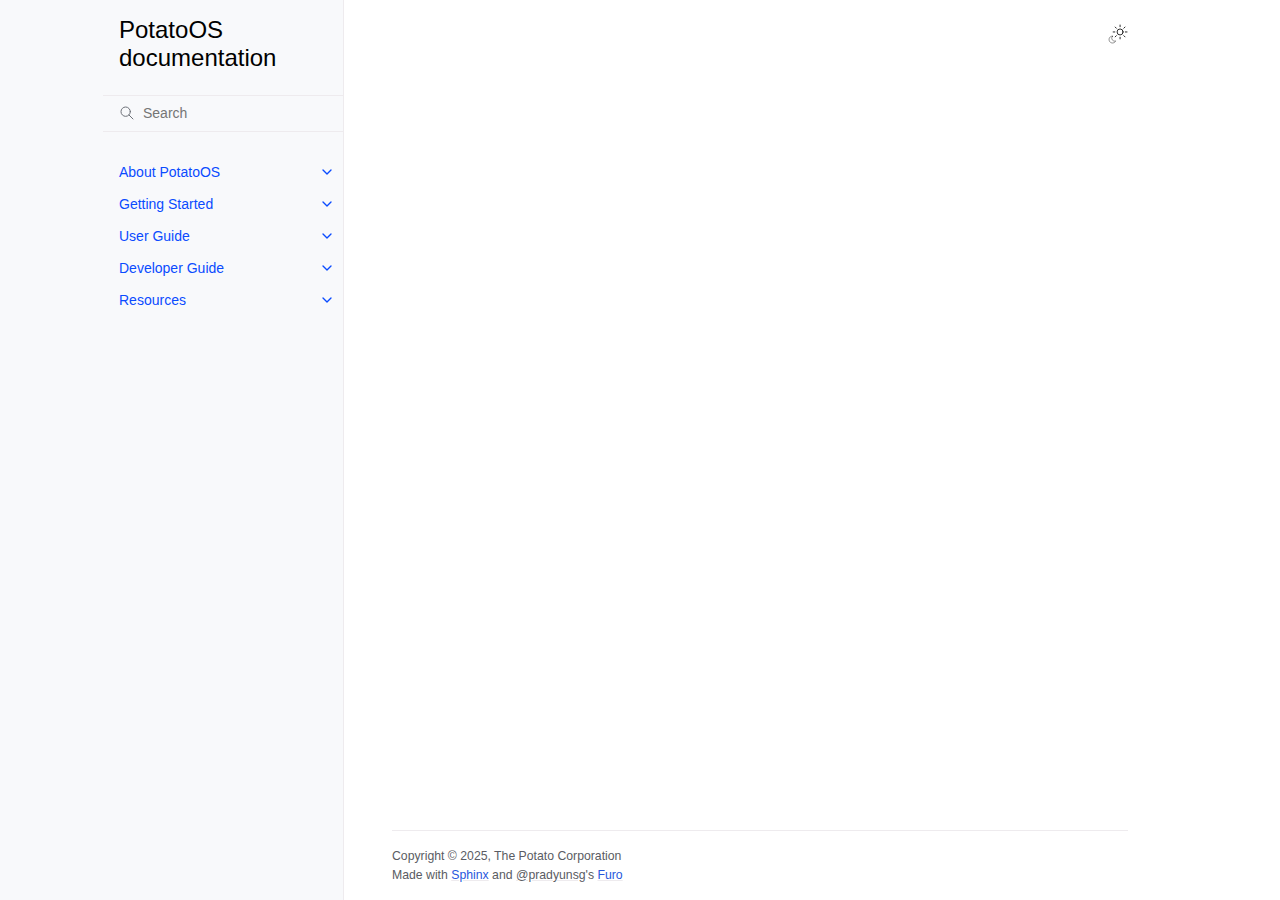
<file: docs/search/index.html>
<!doctype html>
<html class="no-js" lang="en" data-content_root="../">
  <head>
<meta charset="utf-8">
    <meta name="viewport" content="width=device-width,initial-scale=1">
    <meta name="color-scheme" content="light dark"><link rel="index" title="Index" href="../genindex/"><link rel="search" title="Search" href="#">

    <!-- Generated with Sphinx 8.2.3 and Furo 2025.09.25 -->
<meta name="robots" content="noindex" />
<title>Search - PotatoOS  documentation</title><link rel="stylesheet" type="text/css" href="../_static/pygments.css?v=d111a655" />
    <link rel="stylesheet" type="text/css" href="../_static/styles/furo.css?v=580074bf" />
    <link rel="stylesheet" type="text/css" href="../_static/copybutton.css?v=76b2166b" />
    <link rel="stylesheet" type="text/css" href="../_static/styles/furo-extensions.css?v=8dab3a3b" />
    <link rel="stylesheet" type="text/css" href="../_static/highlight.css?v=6fe66a34" />
    
    


<style>
  body {
    --color-code-background: #f2f2f2;
  --color-code-foreground: #1e1e1e;
  
  }
  @media not print {
    body[data-theme="dark"] {
      --color-code-background: #202020;
  --color-code-foreground: #d0d0d0;
  
    }
    @media (prefers-color-scheme: dark) {
      body:not([data-theme="light"]) {
        --color-code-background: #202020;
  --color-code-foreground: #d0d0d0;
  
      }
    }
  }
</style></head>
  <body>
    
    <script>
      document.body.dataset.theme = localStorage.getItem("theme") || "auto";
    </script>
    

<svg xmlns="http://www.w3.org/2000/svg" style="display: none;">
  <symbol id="svg-toc" viewBox="0 0 24 24">
    <title>Contents</title>
    <svg stroke="currentColor" fill="currentColor" stroke-width="0" viewBox="0 0 1024 1024">
      <path d="M408 442h480c4.4 0 8-3.6 8-8v-56c0-4.4-3.6-8-8-8H408c-4.4 0-8 3.6-8 8v56c0 4.4 3.6 8 8 8zm-8 204c0 4.4 3.6 8 8 8h480c4.4 0 8-3.6 8-8v-56c0-4.4-3.6-8-8-8H408c-4.4 0-8 3.6-8 8v56zm504-486H120c-4.4 0-8 3.6-8 8v56c0 4.4 3.6 8 8 8h784c4.4 0 8-3.6 8-8v-56c0-4.4-3.6-8-8-8zm0 632H120c-4.4 0-8 3.6-8 8v56c0 4.4 3.6 8 8 8h784c4.4 0 8-3.6 8-8v-56c0-4.4-3.6-8-8-8zM115.4 518.9L271.7 642c5.8 4.6 14.4.5 14.4-6.9V388.9c0-7.4-8.5-11.5-14.4-6.9L115.4 505.1a8.74 8.74 0 0 0 0 13.8z"/>
    </svg>
  </symbol>
  <symbol id="svg-menu" viewBox="0 0 24 24">
    <title>Menu</title>
    <svg xmlns="http://www.w3.org/2000/svg" viewBox="0 0 24 24" fill="none" stroke="currentColor"
      stroke-width="2" stroke-linecap="round" stroke-linejoin="round" class="feather-menu">
      <line x1="3" y1="12" x2="21" y2="12"></line>
      <line x1="3" y1="6" x2="21" y2="6"></line>
      <line x1="3" y1="18" x2="21" y2="18"></line>
    </svg>
  </symbol>
  <symbol id="svg-arrow-right" viewBox="0 0 24 24">
    <title>Expand</title>
    <svg xmlns="http://www.w3.org/2000/svg" viewBox="0 0 24 24" fill="none" stroke="currentColor"
      stroke-width="2" stroke-linecap="round" stroke-linejoin="round" class="feather-chevron-right">
      <polyline points="9 18 15 12 9 6"></polyline>
    </svg>
  </symbol>
  <symbol id="svg-sun" viewBox="0 0 24 24">
    <title>Light mode</title>
    <svg xmlns="http://www.w3.org/2000/svg" viewBox="0 0 24 24" fill="none" stroke="currentColor"
      stroke-width="1" stroke-linecap="round" stroke-linejoin="round" class="feather-sun">
      <circle cx="12" cy="12" r="5"></circle>
      <line x1="12" y1="1" x2="12" y2="3"></line>
      <line x1="12" y1="21" x2="12" y2="23"></line>
      <line x1="4.22" y1="4.22" x2="5.64" y2="5.64"></line>
      <line x1="18.36" y1="18.36" x2="19.78" y2="19.78"></line>
      <line x1="1" y1="12" x2="3" y2="12"></line>
      <line x1="21" y1="12" x2="23" y2="12"></line>
      <line x1="4.22" y1="19.78" x2="5.64" y2="18.36"></line>
      <line x1="18.36" y1="5.64" x2="19.78" y2="4.22"></line>
    </svg>
  </symbol>
  <symbol id="svg-moon" viewBox="0 0 24 24">
    <title>Dark mode</title>
    <svg xmlns="http://www.w3.org/2000/svg" viewBox="0 0 24 24" fill="none" stroke="currentColor"
      stroke-width="1" stroke-linecap="round" stroke-linejoin="round" class="icon-tabler-moon">
      <path stroke="none" d="M0 0h24v24H0z" fill="none" />
      <path d="M12 3c.132 0 .263 0 .393 0a7.5 7.5 0 0 0 7.92 12.446a9 9 0 1 1 -8.313 -12.454z" />
    </svg>
  </symbol>
  <symbol id="svg-sun-with-moon" viewBox="0 0 24 24">
    <title>Auto light/dark, in light mode</title>
    <svg xmlns="http://www.w3.org/2000/svg" viewBox="0 0 24 24" fill="none" stroke="currentColor"
      stroke-width="1" stroke-linecap="round" stroke-linejoin="round"
      class="icon-custom-derived-from-feather-sun-and-tabler-moon">
      <path style="opacity: 50%" d="M 5.411 14.504 C 5.471 14.504 5.532 14.504 5.591 14.504 C 3.639 16.319 4.383 19.569 6.931 20.352 C 7.693 20.586 8.512 20.551 9.25 20.252 C 8.023 23.207 4.056 23.725 2.11 21.184 C 0.166 18.642 1.702 14.949 4.874 14.536 C 5.051 14.512 5.231 14.5 5.411 14.5 L 5.411 14.504 Z"/>
      <line x1="14.5" y1="3.25" x2="14.5" y2="1.25"/>
      <line x1="14.5" y1="15.85" x2="14.5" y2="17.85"/>
      <line x1="10.044" y1="5.094" x2="8.63" y2="3.68"/>
      <line x1="19" y1="14.05" x2="20.414" y2="15.464"/>
      <line x1="8.2" y1="9.55" x2="6.2" y2="9.55"/>
      <line x1="20.8" y1="9.55" x2="22.8" y2="9.55"/>
      <line x1="10.044" y1="14.006" x2="8.63" y2="15.42"/>
      <line x1="19" y1="5.05" x2="20.414" y2="3.636"/>
      <circle cx="14.5" cy="9.55" r="3.6"/>
    </svg>
  </symbol>
  <symbol id="svg-moon-with-sun" viewBox="0 0 24 24">
    <title>Auto light/dark, in dark mode</title>
    <svg xmlns="http://www.w3.org/2000/svg" viewBox="0 0 24 24" fill="none" stroke="currentColor"
      stroke-width="1" stroke-linecap="round" stroke-linejoin="round"
      class="icon-custom-derived-from-feather-sun-and-tabler-moon">
      <path d="M 8.282 7.007 C 8.385 7.007 8.494 7.007 8.595 7.007 C 5.18 10.184 6.481 15.869 10.942 17.24 C 12.275 17.648 13.706 17.589 15 17.066 C 12.851 22.236 5.91 23.143 2.505 18.696 C -0.897 14.249 1.791 7.786 7.342 7.063 C 7.652 7.021 7.965 7 8.282 7 L 8.282 7.007 Z"/>
      <line style="opacity: 50%" x1="18" y1="3.705" x2="18" y2="2.5"/>
      <line style="opacity: 50%" x1="18" y1="11.295" x2="18" y2="12.5"/>
      <line style="opacity: 50%" x1="15.316" y1="4.816" x2="14.464" y2="3.964"/>
      <line style="opacity: 50%" x1="20.711" y1="10.212" x2="21.563" y2="11.063"/>
      <line style="opacity: 50%" x1="14.205" y1="7.5" x2="13.001" y2="7.5"/>
      <line style="opacity: 50%" x1="21.795" y1="7.5" x2="23" y2="7.5"/>
      <line style="opacity: 50%" x1="15.316" y1="10.184" x2="14.464" y2="11.036"/>
      <line style="opacity: 50%" x1="20.711" y1="4.789" x2="21.563" y2="3.937"/>
      <circle style="opacity: 50%" cx="18" cy="7.5" r="2.169"/>
    </svg>
  </symbol>
  <symbol id="svg-pencil" viewBox="0 0 24 24">
    <svg xmlns="http://www.w3.org/2000/svg" viewBox="0 0 24 24" fill="none" stroke="currentColor"
      stroke-width="1" stroke-linecap="round" stroke-linejoin="round" class="icon-tabler-pencil-code">
      <path d="M4 20h4l10.5 -10.5a2.828 2.828 0 1 0 -4 -4l-10.5 10.5v4" />
      <path d="M13.5 6.5l4 4" />
      <path d="M20 21l2 -2l-2 -2" />
      <path d="M17 17l-2 2l2 2" />
    </svg>
  </symbol>
  <symbol id="svg-eye" viewBox="0 0 24 24">
    <svg xmlns="http://www.w3.org/2000/svg" viewBox="0 0 24 24" fill="none" stroke="currentColor"
      stroke-width="1" stroke-linecap="round" stroke-linejoin="round" class="icon-tabler-eye-code">
      <path stroke="none" d="M0 0h24v24H0z" fill="none" />
      <path d="M10 12a2 2 0 1 0 4 0a2 2 0 0 0 -4 0" />
      <path
        d="M11.11 17.958c-3.209 -.307 -5.91 -2.293 -8.11 -5.958c2.4 -4 5.4 -6 9 -6c3.6 0 6.6 2 9 6c-.21 .352 -.427 .688 -.647 1.008" />
      <path d="M20 21l2 -2l-2 -2" />
      <path d="M17 17l-2 2l2 2" />
    </svg>
  </symbol>
</svg>

<input type="checkbox" class="sidebar-toggle" name="__navigation" id="__navigation" aria-label="Toggle site navigation sidebar">
<input type="checkbox" class="sidebar-toggle" name="__toc" id="__toc" aria-label="Toggle table of contents sidebar">
<label class="overlay sidebar-overlay" for="__navigation"></label>
<label class="overlay toc-overlay" for="__toc"></label>

<a class="skip-to-content muted-link" href="#furo-main-content">Skip to content</a>



<div class="page">
  <header class="mobile-header">
    <div class="header-left">
      <label class="nav-overlay-icon" for="__navigation">
        <span class="icon"><svg><use href="#svg-menu"></use></svg></span>
      </label>
    </div>
    <div class="header-center">
      <a href="../"><div class="brand">PotatoOS  documentation</div></a>
    </div>
    <div class="header-right">
      <div class="theme-toggle-container theme-toggle-header">
        <button class="theme-toggle" aria-label="Toggle Light / Dark / Auto color theme">
          <svg class="theme-icon-when-auto-light"><use href="#svg-sun-with-moon"></use></svg>
          <svg class="theme-icon-when-auto-dark"><use href="#svg-moon-with-sun"></use></svg>
          <svg class="theme-icon-when-dark"><use href="#svg-moon"></use></svg>
          <svg class="theme-icon-when-light"><use href="#svg-sun"></use></svg>
        </button>
      </div>
      <label class="toc-overlay-icon toc-header-icon no-toc" for="__toc">
        <span class="icon"><svg><use href="#svg-toc"></use></svg></span>
      </label>
    </div>
  </header>
  <aside class="sidebar-drawer">
    <div class="sidebar-container">
      
      <div class="sidebar-sticky"><a class="sidebar-brand" href="../">
  
  <span class="sidebar-brand-text">PotatoOS  documentation</span>
  
</a><form class="sidebar-search-container" method="get" action="#" role="search">
  <input class="sidebar-search" placeholder="Search" name="q" aria-label="Search">
  <input type="hidden" name="check_keywords" value="yes">
  <input type="hidden" name="area" value="default">
</form>
<div id="searchbox"></div><div class="sidebar-scroll"><div class="sidebar-tree">
  <ul>
<li class="toctree-l1 has-children"><a class="reference internal" href="../about/">About PotatoOS</a><input aria-label="Toggle navigation of About PotatoOS" class="toctree-checkbox" id="toctree-checkbox-1" name="toctree-checkbox-1" role="switch" type="checkbox"/><label for="toctree-checkbox-1"><span class="icon"><svg><use href="#svg-arrow-right"></use></svg></span></label><ul>
<li class="toctree-l2"><a class="reference internal" href="../about/introduction/">Introduction</a></li>
<li class="toctree-l2"><a class="reference internal" href="../about/features/">Features</a></li>
<li class="toctree-l2"><a class="reference internal" href="../about/philosophy/">Design Philosophy</a></li>
<li class="toctree-l2"><a class="reference internal" href="../about/architecture/">Architecture</a></li>
</ul>
</li>
<li class="toctree-l1 has-children"><a class="reference internal" href="../getting_started/">Getting Started</a><input aria-label="Toggle navigation of Getting Started" class="toctree-checkbox" id="toctree-checkbox-2" name="toctree-checkbox-2" role="switch" type="checkbox"/><label for="toctree-checkbox-2"><span class="icon"><svg><use href="#svg-arrow-right"></use></svg></span></label><ul>
<li class="toctree-l2"><a class="reference internal" href="../getting_started/introduction/">Introduction</a></li>
<li class="toctree-l2"><a class="reference internal" href="../getting_started/installation/">Installation</a></li>
<li class="toctree-l2"><a class="reference internal" href="../getting_started/usage/">Usage and Navigation</a></li>
<li class="toctree-l2"><a class="reference internal" href="../getting_started/quickstart/">Your First Program</a></li>
</ul>
</li>
<li class="toctree-l1 has-children"><a class="reference internal" href="../user_guide/">User Guide</a><input aria-label="Toggle navigation of User Guide" class="toctree-checkbox" id="toctree-checkbox-3" name="toctree-checkbox-3" role="switch" type="checkbox"/><label for="toctree-checkbox-3"><span class="icon"><svg><use href="#svg-arrow-right"></use></svg></span></label><ul>
<li class="toctree-l2"><a class="reference internal" href="../user_guide/mash/">Mash Reference</a></li>
<li class="toctree-l2"><a class="reference internal" href="../user_guide/files/">File System and Permissions</a></li>
<li class="toctree-l2"><a class="reference internal" href="../user_guide/config/">Customisation</a></li>
<li class="toctree-l2"><a class="reference internal" href="../user_guide/apps/">Built-in Apps</a></li>
</ul>
</li>
<li class="toctree-l1 has-children"><a class="reference internal" href="../developer_guide/">Developer Guide</a><input aria-label="Toggle navigation of Developer Guide" class="toctree-checkbox" id="toctree-checkbox-4" name="toctree-checkbox-4" role="switch" type="checkbox"/><label for="toctree-checkbox-4"><span class="icon"><svg><use href="#svg-arrow-right"></use></svg></span></label><ul>
<li class="toctree-l2"><a class="reference internal" href="../developer_guide/introduction/">Introduction to STARCH</a></li>
<li class="toctree-l2"><a class="reference internal" href="../developer_guide/syntax/">Language Syntax</a></li>
<li class="toctree-l2"><a class="reference internal" href="../developer_guide/operators/">Operators</a></li>
<li class="toctree-l2"><a class="reference internal" href="../developer_guide/flow/">Control Flow</a></li>
<li class="toctree-l2"><a class="reference internal" href="../developer_guide/gui/">GUI API</a></li>
</ul>
</li>
<li class="toctree-l1 has-children"><a class="reference internal" href="../resources/">Resources</a><input aria-label="Toggle navigation of Resources" class="toctree-checkbox" id="toctree-checkbox-5" name="toctree-checkbox-5" role="switch" type="checkbox"/><label for="toctree-checkbox-5"><span class="icon"><svg><use href="#svg-arrow-right"></use></svg></span></label><ul>
<li class="toctree-l2"><a class="reference internal" href="../resources/tutorials/">Tutorials</a></li>
<li class="toctree-l2"><a class="reference internal" href="../resources/faq/">Frequently Asked Questions</a></li>
<li class="toctree-l2"><a class="reference internal" href="../resources/contributing/">Contributing</a></li>
<li class="toctree-l2"><a class="reference internal" href="../resources/license/">License</a></li>
</ul>
</li>
</ul>

</div>
</div>

      </div>
      
    </div>
  </aside>
  <div class="main">
    <div class="content">
      <div class="article-container">
        <a href="#" class="back-to-top muted-link">
          <svg xmlns="http://www.w3.org/2000/svg" viewBox="0 0 24 24">
            <path d="M13 20h-2V8l-5.5 5.5-1.42-1.42L12 4.16l7.92 7.92-1.42 1.42L13 8v12z"></path>
          </svg>
          <span>Back to top</span>
        </a>
        <div class="content-icon-container">
          <div class="theme-toggle-container theme-toggle-content">
            <button class="theme-toggle" aria-label="Toggle Light / Dark / Auto color theme">
              <svg class="theme-icon-when-auto-light"><use href="#svg-sun-with-moon"></use></svg>
              <svg class="theme-icon-when-auto-dark"><use href="#svg-moon-with-sun"></use></svg>
              <svg class="theme-icon-when-dark"><use href="#svg-moon"></use></svg>
              <svg class="theme-icon-when-light"><use href="#svg-sun"></use></svg>
            </button>
          </div>
          <label class="toc-overlay-icon toc-content-icon no-toc" for="__toc">
            <span class="icon"><svg><use href="#svg-toc"></use></svg></span>
          </label>
        </div>
        <article role="main" id="furo-main-content">
          
<noscript>
<div class="admonition error">
  <p class="admonition-title">Error</p>
  <p>
    Please activate JavaScript to enable the search functionality.
  </p>
</div>
</noscript>

<div id="search-results"></div>

        </article>
      </div>
      <footer>
        
        <div class="related-pages">
          
          
        </div>
        <div class="bottom-of-page">
          <div class="left-details">
            <div class="copyright">
                Copyright &#169; 2025, The Potato Corporation
            </div>
            Made with <a href="https://www.sphinx-doc.org/">Sphinx</a> and <a class="muted-link" href="https://pradyunsg.me">@pradyunsg</a>'s
            
            <a href="https://github.com/pradyunsg/furo">Furo</a>
            
          </div>
          <div class="right-details">
            
          </div>
        </div>
        
      </footer>
    </div>
    <aside class="toc-drawer no-toc">
      
      
      
    </aside>
  </div>
</div><script src="../_static/documentation_options.js?v=187304be"></script>
    <script src="../_static/doctools.js?v=9bcbadda"></script>
    <script src="../_static/sphinx_highlight.js?v=dc90522c"></script>
    <script src="../_static/scripts/furo.js?v=46bd48cc"></script>
    <script src="../_static/clipboard.min.js?v=a7894cd8"></script>
    <script src="../_static/copybutton.js?v=f281be69"></script>
    
<script src="../_static/searchtools.js"></script>
<script src="../_static/language_data.js"></script>
<script src="../searchindex.js"></script></body>
</html>
</file>
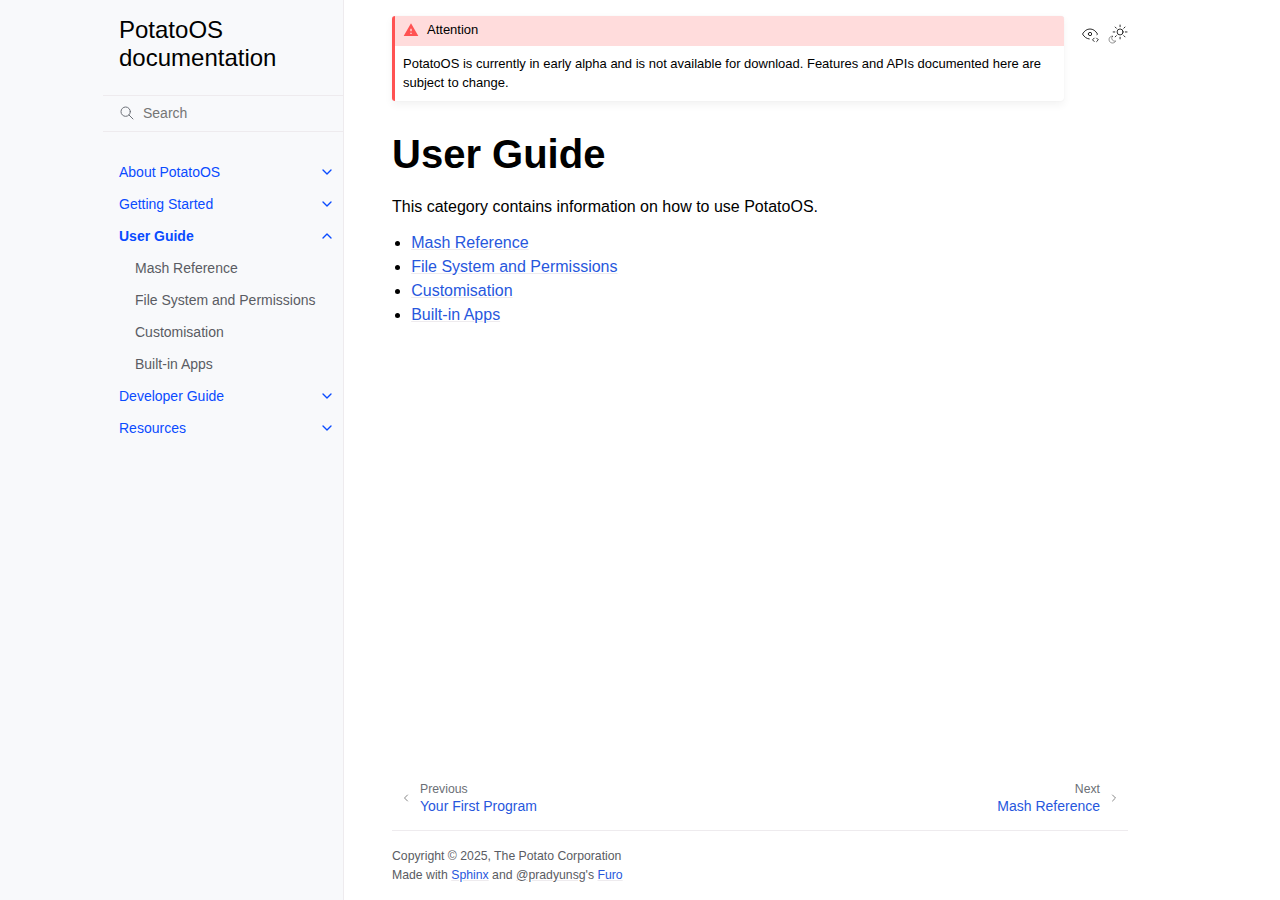
<file: docs/user_guide/index.html>
<!doctype html>
<html class="no-js" lang="en" data-content_root="../">
  <head><meta charset="utf-8">
    <meta name="viewport" content="width=device-width,initial-scale=1">
    <meta name="color-scheme" content="light dark"><meta name="viewport" content="width=device-width, initial-scale=1" />
<link rel="index" title="Index" href="../genindex/"><link rel="search" title="Search" href="../search/"><link rel="next" title="Mash Reference" href="mash/"><link rel="prev" title="Your First Program" href="../getting_started/quickstart/">

    <!-- Generated with Sphinx 8.2.3 and Furo 2025.09.25 -->
        <title>User Guide - PotatoOS documentation</title>
      <link rel="stylesheet" type="text/css" href="../_static/pygments.css?v=d111a655" />
    <link rel="stylesheet" type="text/css" href="../_static/styles/furo.css?v=580074bf" />
    <link rel="stylesheet" type="text/css" href="../_static/copybutton.css?v=76b2166b" />
    <link rel="stylesheet" type="text/css" href="../_static/styles/furo-extensions.css?v=8dab3a3b" />
    <link rel="stylesheet" type="text/css" href="../_static/highlight.css?v=6fe66a34" />
    
    


<style>
  body {
    --color-code-background: #f2f2f2;
  --color-code-foreground: #1e1e1e;
  
  }
  @media not print {
    body[data-theme="dark"] {
      --color-code-background: #202020;
  --color-code-foreground: #d0d0d0;
  
    }
    @media (prefers-color-scheme: dark) {
      body:not([data-theme="light"]) {
        --color-code-background: #202020;
  --color-code-foreground: #d0d0d0;
  
      }
    }
  }
</style></head>
  <body>
    
    <script>
      document.body.dataset.theme = localStorage.getItem("theme") || "auto";
    </script>
    

<svg xmlns="http://www.w3.org/2000/svg" style="display: none;">
  <symbol id="svg-toc" viewBox="0 0 24 24">
    <title>Contents</title>
    <svg stroke="currentColor" fill="currentColor" stroke-width="0" viewBox="0 0 1024 1024">
      <path d="M408 442h480c4.4 0 8-3.6 8-8v-56c0-4.4-3.6-8-8-8H408c-4.4 0-8 3.6-8 8v56c0 4.4 3.6 8 8 8zm-8 204c0 4.4 3.6 8 8 8h480c4.4 0 8-3.6 8-8v-56c0-4.4-3.6-8-8-8H408c-4.4 0-8 3.6-8 8v56zm504-486H120c-4.4 0-8 3.6-8 8v56c0 4.4 3.6 8 8 8h784c4.4 0 8-3.6 8-8v-56c0-4.4-3.6-8-8-8zm0 632H120c-4.4 0-8 3.6-8 8v56c0 4.4 3.6 8 8 8h784c4.4 0 8-3.6 8-8v-56c0-4.4-3.6-8-8-8zM115.4 518.9L271.7 642c5.8 4.6 14.4.5 14.4-6.9V388.9c0-7.4-8.5-11.5-14.4-6.9L115.4 505.1a8.74 8.74 0 0 0 0 13.8z"/>
    </svg>
  </symbol>
  <symbol id="svg-menu" viewBox="0 0 24 24">
    <title>Menu</title>
    <svg xmlns="http://www.w3.org/2000/svg" viewBox="0 0 24 24" fill="none" stroke="currentColor"
      stroke-width="2" stroke-linecap="round" stroke-linejoin="round" class="feather-menu">
      <line x1="3" y1="12" x2="21" y2="12"></line>
      <line x1="3" y1="6" x2="21" y2="6"></line>
      <line x1="3" y1="18" x2="21" y2="18"></line>
    </svg>
  </symbol>
  <symbol id="svg-arrow-right" viewBox="0 0 24 24">
    <title>Expand</title>
    <svg xmlns="http://www.w3.org/2000/svg" viewBox="0 0 24 24" fill="none" stroke="currentColor"
      stroke-width="2" stroke-linecap="round" stroke-linejoin="round" class="feather-chevron-right">
      <polyline points="9 18 15 12 9 6"></polyline>
    </svg>
  </symbol>
  <symbol id="svg-sun" viewBox="0 0 24 24">
    <title>Light mode</title>
    <svg xmlns="http://www.w3.org/2000/svg" viewBox="0 0 24 24" fill="none" stroke="currentColor"
      stroke-width="1" stroke-linecap="round" stroke-linejoin="round" class="feather-sun">
      <circle cx="12" cy="12" r="5"></circle>
      <line x1="12" y1="1" x2="12" y2="3"></line>
      <line x1="12" y1="21" x2="12" y2="23"></line>
      <line x1="4.22" y1="4.22" x2="5.64" y2="5.64"></line>
      <line x1="18.36" y1="18.36" x2="19.78" y2="19.78"></line>
      <line x1="1" y1="12" x2="3" y2="12"></line>
      <line x1="21" y1="12" x2="23" y2="12"></line>
      <line x1="4.22" y1="19.78" x2="5.64" y2="18.36"></line>
      <line x1="18.36" y1="5.64" x2="19.78" y2="4.22"></line>
    </svg>
  </symbol>
  <symbol id="svg-moon" viewBox="0 0 24 24">
    <title>Dark mode</title>
    <svg xmlns="http://www.w3.org/2000/svg" viewBox="0 0 24 24" fill="none" stroke="currentColor"
      stroke-width="1" stroke-linecap="round" stroke-linejoin="round" class="icon-tabler-moon">
      <path stroke="none" d="M0 0h24v24H0z" fill="none" />
      <path d="M12 3c.132 0 .263 0 .393 0a7.5 7.5 0 0 0 7.92 12.446a9 9 0 1 1 -8.313 -12.454z" />
    </svg>
  </symbol>
  <symbol id="svg-sun-with-moon" viewBox="0 0 24 24">
    <title>Auto light/dark, in light mode</title>
    <svg xmlns="http://www.w3.org/2000/svg" viewBox="0 0 24 24" fill="none" stroke="currentColor"
      stroke-width="1" stroke-linecap="round" stroke-linejoin="round"
      class="icon-custom-derived-from-feather-sun-and-tabler-moon">
      <path style="opacity: 50%" d="M 5.411 14.504 C 5.471 14.504 5.532 14.504 5.591 14.504 C 3.639 16.319 4.383 19.569 6.931 20.352 C 7.693 20.586 8.512 20.551 9.25 20.252 C 8.023 23.207 4.056 23.725 2.11 21.184 C 0.166 18.642 1.702 14.949 4.874 14.536 C 5.051 14.512 5.231 14.5 5.411 14.5 L 5.411 14.504 Z"/>
      <line x1="14.5" y1="3.25" x2="14.5" y2="1.25"/>
      <line x1="14.5" y1="15.85" x2="14.5" y2="17.85"/>
      <line x1="10.044" y1="5.094" x2="8.63" y2="3.68"/>
      <line x1="19" y1="14.05" x2="20.414" y2="15.464"/>
      <line x1="8.2" y1="9.55" x2="6.2" y2="9.55"/>
      <line x1="20.8" y1="9.55" x2="22.8" y2="9.55"/>
      <line x1="10.044" y1="14.006" x2="8.63" y2="15.42"/>
      <line x1="19" y1="5.05" x2="20.414" y2="3.636"/>
      <circle cx="14.5" cy="9.55" r="3.6"/>
    </svg>
  </symbol>
  <symbol id="svg-moon-with-sun" viewBox="0 0 24 24">
    <title>Auto light/dark, in dark mode</title>
    <svg xmlns="http://www.w3.org/2000/svg" viewBox="0 0 24 24" fill="none" stroke="currentColor"
      stroke-width="1" stroke-linecap="round" stroke-linejoin="round"
      class="icon-custom-derived-from-feather-sun-and-tabler-moon">
      <path d="M 8.282 7.007 C 8.385 7.007 8.494 7.007 8.595 7.007 C 5.18 10.184 6.481 15.869 10.942 17.24 C 12.275 17.648 13.706 17.589 15 17.066 C 12.851 22.236 5.91 23.143 2.505 18.696 C -0.897 14.249 1.791 7.786 7.342 7.063 C 7.652 7.021 7.965 7 8.282 7 L 8.282 7.007 Z"/>
      <line style="opacity: 50%" x1="18" y1="3.705" x2="18" y2="2.5"/>
      <line style="opacity: 50%" x1="18" y1="11.295" x2="18" y2="12.5"/>
      <line style="opacity: 50%" x1="15.316" y1="4.816" x2="14.464" y2="3.964"/>
      <line style="opacity: 50%" x1="20.711" y1="10.212" x2="21.563" y2="11.063"/>
      <line style="opacity: 50%" x1="14.205" y1="7.5" x2="13.001" y2="7.5"/>
      <line style="opacity: 50%" x1="21.795" y1="7.5" x2="23" y2="7.5"/>
      <line style="opacity: 50%" x1="15.316" y1="10.184" x2="14.464" y2="11.036"/>
      <line style="opacity: 50%" x1="20.711" y1="4.789" x2="21.563" y2="3.937"/>
      <circle style="opacity: 50%" cx="18" cy="7.5" r="2.169"/>
    </svg>
  </symbol>
  <symbol id="svg-pencil" viewBox="0 0 24 24">
    <svg xmlns="http://www.w3.org/2000/svg" viewBox="0 0 24 24" fill="none" stroke="currentColor"
      stroke-width="1" stroke-linecap="round" stroke-linejoin="round" class="icon-tabler-pencil-code">
      <path d="M4 20h4l10.5 -10.5a2.828 2.828 0 1 0 -4 -4l-10.5 10.5v4" />
      <path d="M13.5 6.5l4 4" />
      <path d="M20 21l2 -2l-2 -2" />
      <path d="M17 17l-2 2l2 2" />
    </svg>
  </symbol>
  <symbol id="svg-eye" viewBox="0 0 24 24">
    <svg xmlns="http://www.w3.org/2000/svg" viewBox="0 0 24 24" fill="none" stroke="currentColor"
      stroke-width="1" stroke-linecap="round" stroke-linejoin="round" class="icon-tabler-eye-code">
      <path stroke="none" d="M0 0h24v24H0z" fill="none" />
      <path d="M10 12a2 2 0 1 0 4 0a2 2 0 0 0 -4 0" />
      <path
        d="M11.11 17.958c-3.209 -.307 -5.91 -2.293 -8.11 -5.958c2.4 -4 5.4 -6 9 -6c3.6 0 6.6 2 9 6c-.21 .352 -.427 .688 -.647 1.008" />
      <path d="M20 21l2 -2l-2 -2" />
      <path d="M17 17l-2 2l2 2" />
    </svg>
  </symbol>
</svg>

<input type="checkbox" class="sidebar-toggle" name="__navigation" id="__navigation" aria-label="Toggle site navigation sidebar">
<input type="checkbox" class="sidebar-toggle" name="__toc" id="__toc" aria-label="Toggle table of contents sidebar">
<label class="overlay sidebar-overlay" for="__navigation"></label>
<label class="overlay toc-overlay" for="__toc"></label>

<a class="skip-to-content muted-link" href="#furo-main-content">Skip to content</a>



<div class="page">
  <header class="mobile-header">
    <div class="header-left">
      <label class="nav-overlay-icon" for="__navigation">
        <span class="icon"><svg><use href="#svg-menu"></use></svg></span>
      </label>
    </div>
    <div class="header-center">
      <a href="../"><div class="brand">PotatoOS  documentation</div></a>
    </div>
    <div class="header-right">
      <div class="theme-toggle-container theme-toggle-header">
        <button class="theme-toggle" aria-label="Toggle Light / Dark / Auto color theme">
          <svg class="theme-icon-when-auto-light"><use href="#svg-sun-with-moon"></use></svg>
          <svg class="theme-icon-when-auto-dark"><use href="#svg-moon-with-sun"></use></svg>
          <svg class="theme-icon-when-dark"><use href="#svg-moon"></use></svg>
          <svg class="theme-icon-when-light"><use href="#svg-sun"></use></svg>
        </button>
      </div>
      <label class="toc-overlay-icon toc-header-icon no-toc" for="__toc">
        <span class="icon"><svg><use href="#svg-toc"></use></svg></span>
      </label>
    </div>
  </header>
  <aside class="sidebar-drawer">
    <div class="sidebar-container">
      
      <div class="sidebar-sticky"><a class="sidebar-brand" href="../">
  
  <span class="sidebar-brand-text">PotatoOS  documentation</span>
  
</a><form class="sidebar-search-container" method="get" action="../search/" role="search">
  <input class="sidebar-search" placeholder="Search" name="q" aria-label="Search">
  <input type="hidden" name="check_keywords" value="yes">
  <input type="hidden" name="area" value="default">
</form>
<div id="searchbox"></div><div class="sidebar-scroll"><div class="sidebar-tree">
  <ul class="current">
<li class="toctree-l1 has-children"><a class="reference internal" href="../about/">About PotatoOS</a><input aria-label="Toggle navigation of About PotatoOS" class="toctree-checkbox" id="toctree-checkbox-1" name="toctree-checkbox-1" role="switch" type="checkbox"/><label for="toctree-checkbox-1"><span class="icon"><svg><use href="#svg-arrow-right"></use></svg></span></label><ul>
<li class="toctree-l2"><a class="reference internal" href="../about/introduction/">Introduction</a></li>
<li class="toctree-l2"><a class="reference internal" href="../about/features/">Features</a></li>
<li class="toctree-l2"><a class="reference internal" href="../about/philosophy/">Design Philosophy</a></li>
<li class="toctree-l2"><a class="reference internal" href="../about/architecture/">Architecture</a></li>
</ul>
</li>
<li class="toctree-l1 has-children"><a class="reference internal" href="../getting_started/">Getting Started</a><input aria-label="Toggle navigation of Getting Started" class="toctree-checkbox" id="toctree-checkbox-2" name="toctree-checkbox-2" role="switch" type="checkbox"/><label for="toctree-checkbox-2"><span class="icon"><svg><use href="#svg-arrow-right"></use></svg></span></label><ul>
<li class="toctree-l2"><a class="reference internal" href="../getting_started/introduction/">Introduction</a></li>
<li class="toctree-l2"><a class="reference internal" href="../getting_started/installation/">Installation</a></li>
<li class="toctree-l2"><a class="reference internal" href="../getting_started/usage/">Usage and Navigation</a></li>
<li class="toctree-l2"><a class="reference internal" href="../getting_started/quickstart/">Your First Program</a></li>
</ul>
</li>
<li class="toctree-l1 current has-children current-page"><a class="current reference internal" href="#">User Guide</a><input aria-label="Toggle navigation of User Guide" checked="" class="toctree-checkbox" id="toctree-checkbox-3" name="toctree-checkbox-3" role="switch" type="checkbox"/><label for="toctree-checkbox-3"><span class="icon"><svg><use href="#svg-arrow-right"></use></svg></span></label><ul>
<li class="toctree-l2"><a class="reference internal" href="mash/">Mash Reference</a></li>
<li class="toctree-l2"><a class="reference internal" href="files/">File System and Permissions</a></li>
<li class="toctree-l2"><a class="reference internal" href="config/">Customisation</a></li>
<li class="toctree-l2"><a class="reference internal" href="apps/">Built-in Apps</a></li>
</ul>
</li>
<li class="toctree-l1 has-children"><a class="reference internal" href="../developer_guide/">Developer Guide</a><input aria-label="Toggle navigation of Developer Guide" class="toctree-checkbox" id="toctree-checkbox-4" name="toctree-checkbox-4" role="switch" type="checkbox"/><label for="toctree-checkbox-4"><span class="icon"><svg><use href="#svg-arrow-right"></use></svg></span></label><ul>
<li class="toctree-l2"><a class="reference internal" href="../developer_guide/introduction/">Introduction to STARCH</a></li>
<li class="toctree-l2"><a class="reference internal" href="../developer_guide/syntax/">Language Syntax</a></li>
<li class="toctree-l2"><a class="reference internal" href="../developer_guide/operators/">Operators</a></li>
<li class="toctree-l2"><a class="reference internal" href="../developer_guide/flow/">Control Flow</a></li>
<li class="toctree-l2"><a class="reference internal" href="../developer_guide/gui/">GUI API</a></li>
</ul>
</li>
<li class="toctree-l1 has-children"><a class="reference internal" href="../resources/">Resources</a><input aria-label="Toggle navigation of Resources" class="toctree-checkbox" id="toctree-checkbox-5" name="toctree-checkbox-5" role="switch" type="checkbox"/><label for="toctree-checkbox-5"><span class="icon"><svg><use href="#svg-arrow-right"></use></svg></span></label><ul>
<li class="toctree-l2"><a class="reference internal" href="../resources/tutorials/">Tutorials</a></li>
<li class="toctree-l2"><a class="reference internal" href="../resources/faq/">Frequently Asked Questions</a></li>
<li class="toctree-l2"><a class="reference internal" href="../resources/contributing/">Contributing</a></li>
<li class="toctree-l2"><a class="reference internal" href="../resources/license/">License</a></li>
</ul>
</li>
</ul>

</div>
</div>

      </div>
      
    </div>
  </aside>
  <div class="main">
    <div class="content">
      <div class="article-container">
        <a href="#" class="back-to-top muted-link">
          <svg xmlns="http://www.w3.org/2000/svg" viewBox="0 0 24 24">
            <path d="M13 20h-2V8l-5.5 5.5-1.42-1.42L12 4.16l7.92 7.92-1.42 1.42L13 8v12z"></path>
          </svg>
          <span>Back to top</span>
        </a>
        <div class="content-icon-container">
          <div class="view-this-page">
  <a class="muted-link" href="../_sources/user_guide/index.rst.txt" title="View this page">
    <svg><use href="#svg-eye"></use></svg>
    <span class="visually-hidden">View this page</span>
  </a>
</div>
<div class="theme-toggle-container theme-toggle-content">
            <button class="theme-toggle" aria-label="Toggle Light / Dark / Auto color theme">
              <svg class="theme-icon-when-auto-light"><use href="#svg-sun-with-moon"></use></svg>
              <svg class="theme-icon-when-auto-dark"><use href="#svg-moon-with-sun"></use></svg>
              <svg class="theme-icon-when-dark"><use href="#svg-moon"></use></svg>
              <svg class="theme-icon-when-light"><use href="#svg-sun"></use></svg>
            </button>
          </div>
          <label class="toc-overlay-icon toc-content-icon no-toc" for="__toc">
            <span class="icon"><svg><use href="#svg-toc"></use></svg></span>
          </label>
        </div>
        <article role="main" id="furo-main-content">
          <div class="admonition attention">
<p class="admonition-title">Attention</p>
<p>PotatoOS is currently in early alpha and is not available for download. Features and APIs documented here are subject to change.</p>
</div>
<section id="user-guide">
<h1>User Guide<a class="headerlink" href="#user-guide" title="Link to this heading">¶</a></h1>
<p>This category contains information on how to use PotatoOS.</p>
<div class="toctree-wrapper compound">
<ul>
<li class="toctree-l1"><a class="reference internal" href="mash/">Mash Reference</a></li>
<li class="toctree-l1"><a class="reference internal" href="files/">File System and Permissions</a></li>
<li class="toctree-l1"><a class="reference internal" href="config/">Customisation</a></li>
<li class="toctree-l1"><a class="reference internal" href="apps/">Built-in Apps</a></li>
</ul>
</div>
</section>

        </article>
      </div>
      <footer>
        
        <div class="related-pages">
          <a class="next-page" href="mash/">
              <div class="page-info">
                <div class="context">
                  <span>Next</span>
                </div>
                <div class="title">Mash Reference</div>
              </div>
              <svg class="furo-related-icon"><use href="#svg-arrow-right"></use></svg>
            </a>
          <a class="prev-page" href="../getting_started/quickstart/">
              <svg class="furo-related-icon"><use href="#svg-arrow-right"></use></svg>
              <div class="page-info">
                <div class="context">
                  <span>Previous</span>
                </div>
                
                <div class="title">Your First Program</div>
                
              </div>
            </a>
        </div>
        <div class="bottom-of-page">
          <div class="left-details">
            <div class="copyright">
                Copyright &#169; 2025, The Potato Corporation
            </div>
            Made with <a href="https://www.sphinx-doc.org/">Sphinx</a> and <a class="muted-link" href="https://pradyunsg.me">@pradyunsg</a>'s
            
            <a href="https://github.com/pradyunsg/furo">Furo</a>
            
          </div>
          <div class="right-details">
            
          </div>
        </div>
        
      </footer>
    </div>
    <aside class="toc-drawer no-toc">
      
      
      
    </aside>
  </div>
</div><script src="../_static/documentation_options.js?v=187304be"></script>
    <script src="../_static/doctools.js?v=9bcbadda"></script>
    <script src="../_static/sphinx_highlight.js?v=dc90522c"></script>
    <script src="../_static/scripts/furo.js?v=46bd48cc"></script>
    <script src="../_static/clipboard.min.js?v=a7894cd8"></script>
    <script src="../_static/copybutton.js?v=f281be69"></script>
    </body>
</html>
</file>
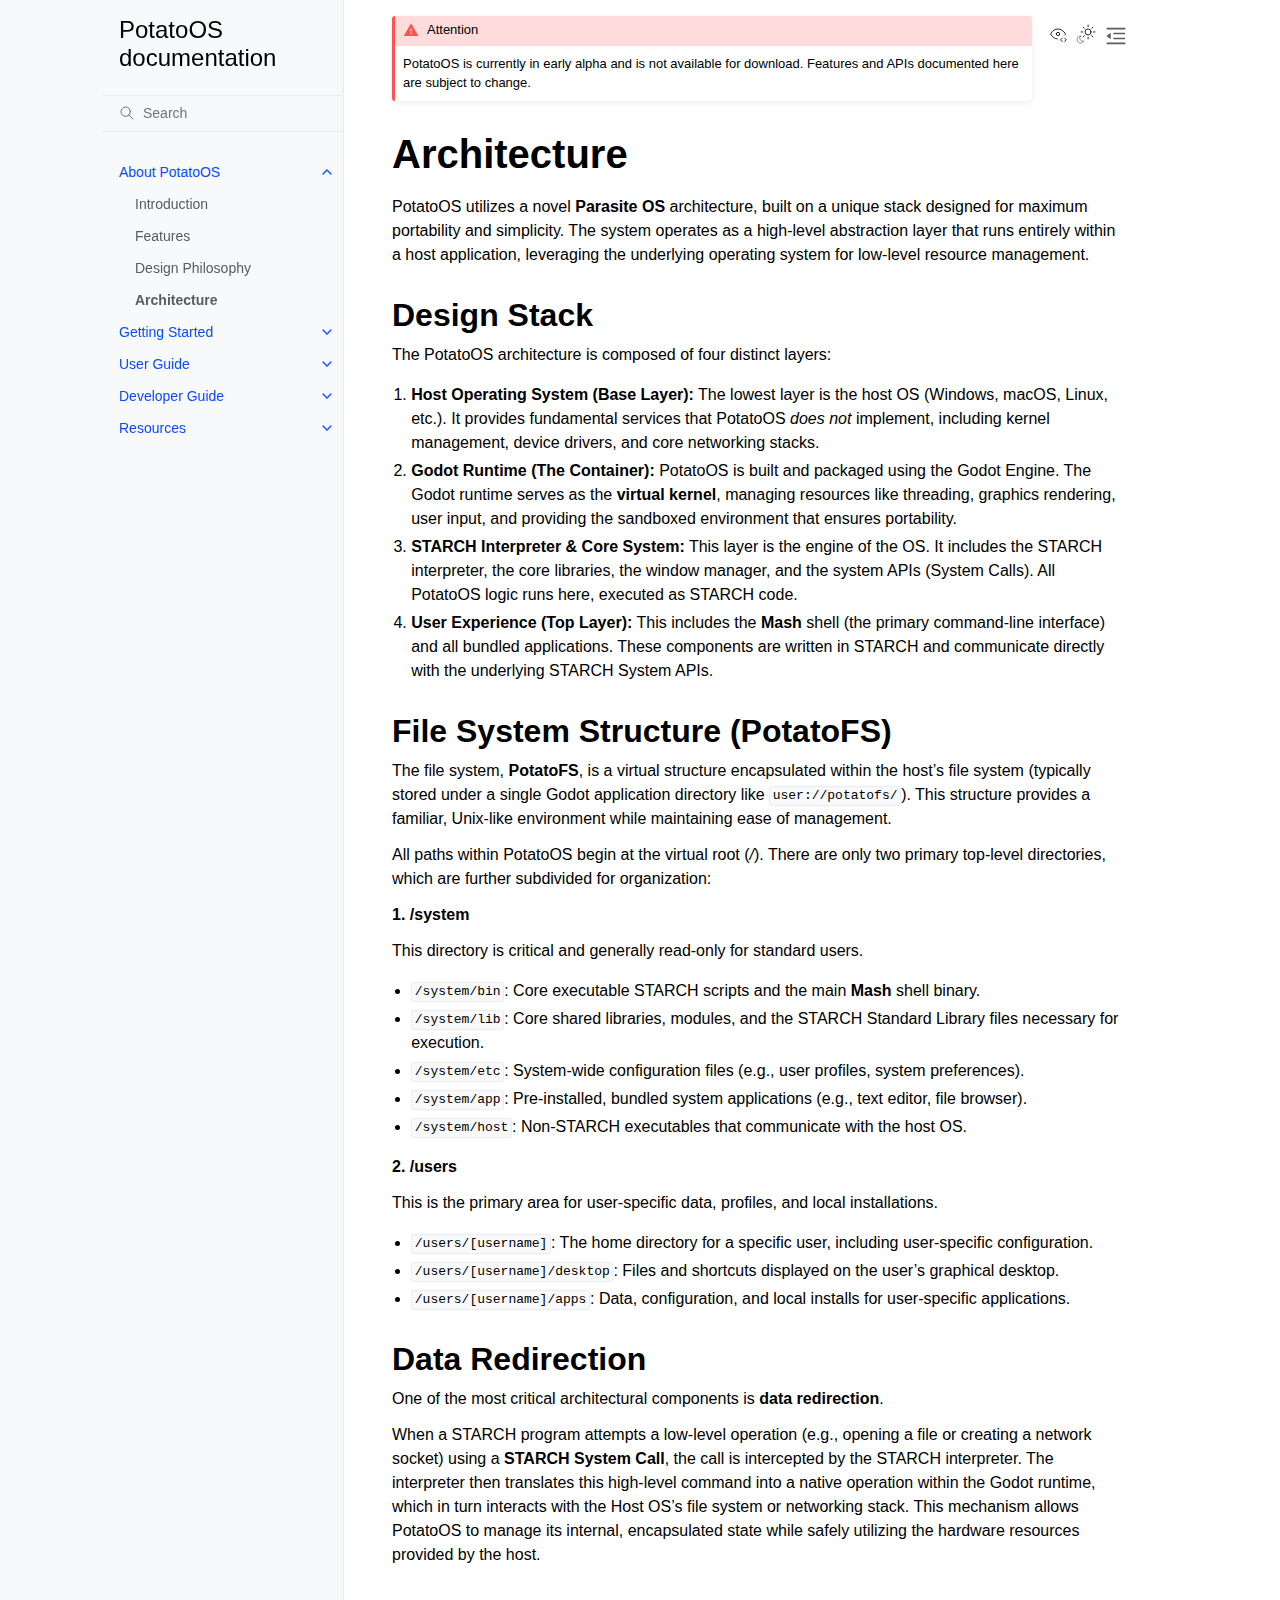
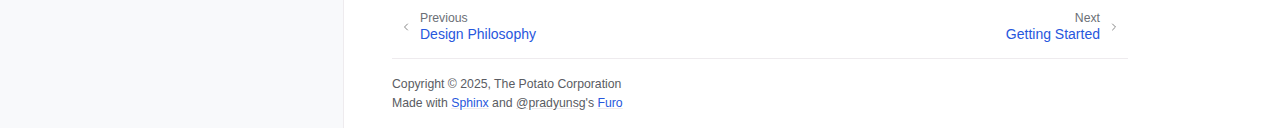
<file: docs/about/architecture/index.html>
<!doctype html>
<html class="no-js" lang="en" data-content_root="../../">
  <head><meta charset="utf-8">
    <meta name="viewport" content="width=device-width,initial-scale=1">
    <meta name="color-scheme" content="light dark"><meta name="viewport" content="width=device-width, initial-scale=1" />
<link rel="index" title="Index" href="../../genindex/"><link rel="search" title="Search" href="../../search/"><link rel="next" title="Getting Started" href="../../getting_started/"><link rel="prev" title="Design Philosophy" href="../philosophy/">

    <!-- Generated with Sphinx 8.2.3 and Furo 2025.09.25 -->
        <title>Architecture - PotatoOS documentation</title>
      <link rel="stylesheet" type="text/css" href="../../_static/pygments.css?v=d111a655" />
    <link rel="stylesheet" type="text/css" href="../../_static/styles/furo.css?v=580074bf" />
    <link rel="stylesheet" type="text/css" href="../../_static/copybutton.css?v=76b2166b" />
    <link rel="stylesheet" type="text/css" href="../../_static/styles/furo-extensions.css?v=8dab3a3b" />
    <link rel="stylesheet" type="text/css" href="../../_static/highlight.css?v=6fe66a34" />
    
    


<style>
  body {
    --color-code-background: #f2f2f2;
  --color-code-foreground: #1e1e1e;
  
  }
  @media not print {
    body[data-theme="dark"] {
      --color-code-background: #202020;
  --color-code-foreground: #d0d0d0;
  
    }
    @media (prefers-color-scheme: dark) {
      body:not([data-theme="light"]) {
        --color-code-background: #202020;
  --color-code-foreground: #d0d0d0;
  
      }
    }
  }
</style></head>
  <body>
    
    <script>
      document.body.dataset.theme = localStorage.getItem("theme") || "auto";
    </script>
    

<svg xmlns="http://www.w3.org/2000/svg" style="display: none;">
  <symbol id="svg-toc" viewBox="0 0 24 24">
    <title>Contents</title>
    <svg stroke="currentColor" fill="currentColor" stroke-width="0" viewBox="0 0 1024 1024">
      <path d="M408 442h480c4.4 0 8-3.6 8-8v-56c0-4.4-3.6-8-8-8H408c-4.4 0-8 3.6-8 8v56c0 4.4 3.6 8 8 8zm-8 204c0 4.4 3.6 8 8 8h480c4.4 0 8-3.6 8-8v-56c0-4.4-3.6-8-8-8H408c-4.4 0-8 3.6-8 8v56zm504-486H120c-4.4 0-8 3.6-8 8v56c0 4.4 3.6 8 8 8h784c4.4 0 8-3.6 8-8v-56c0-4.4-3.6-8-8-8zm0 632H120c-4.4 0-8 3.6-8 8v56c0 4.4 3.6 8 8 8h784c4.4 0 8-3.6 8-8v-56c0-4.4-3.6-8-8-8zM115.4 518.9L271.7 642c5.8 4.6 14.4.5 14.4-6.9V388.9c0-7.4-8.5-11.5-14.4-6.9L115.4 505.1a8.74 8.74 0 0 0 0 13.8z"/>
    </svg>
  </symbol>
  <symbol id="svg-menu" viewBox="0 0 24 24">
    <title>Menu</title>
    <svg xmlns="http://www.w3.org/2000/svg" viewBox="0 0 24 24" fill="none" stroke="currentColor"
      stroke-width="2" stroke-linecap="round" stroke-linejoin="round" class="feather-menu">
      <line x1="3" y1="12" x2="21" y2="12"></line>
      <line x1="3" y1="6" x2="21" y2="6"></line>
      <line x1="3" y1="18" x2="21" y2="18"></line>
    </svg>
  </symbol>
  <symbol id="svg-arrow-right" viewBox="0 0 24 24">
    <title>Expand</title>
    <svg xmlns="http://www.w3.org/2000/svg" viewBox="0 0 24 24" fill="none" stroke="currentColor"
      stroke-width="2" stroke-linecap="round" stroke-linejoin="round" class="feather-chevron-right">
      <polyline points="9 18 15 12 9 6"></polyline>
    </svg>
  </symbol>
  <symbol id="svg-sun" viewBox="0 0 24 24">
    <title>Light mode</title>
    <svg xmlns="http://www.w3.org/2000/svg" viewBox="0 0 24 24" fill="none" stroke="currentColor"
      stroke-width="1" stroke-linecap="round" stroke-linejoin="round" class="feather-sun">
      <circle cx="12" cy="12" r="5"></circle>
      <line x1="12" y1="1" x2="12" y2="3"></line>
      <line x1="12" y1="21" x2="12" y2="23"></line>
      <line x1="4.22" y1="4.22" x2="5.64" y2="5.64"></line>
      <line x1="18.36" y1="18.36" x2="19.78" y2="19.78"></line>
      <line x1="1" y1="12" x2="3" y2="12"></line>
      <line x1="21" y1="12" x2="23" y2="12"></line>
      <line x1="4.22" y1="19.78" x2="5.64" y2="18.36"></line>
      <line x1="18.36" y1="5.64" x2="19.78" y2="4.22"></line>
    </svg>
  </symbol>
  <symbol id="svg-moon" viewBox="0 0 24 24">
    <title>Dark mode</title>
    <svg xmlns="http://www.w3.org/2000/svg" viewBox="0 0 24 24" fill="none" stroke="currentColor"
      stroke-width="1" stroke-linecap="round" stroke-linejoin="round" class="icon-tabler-moon">
      <path stroke="none" d="M0 0h24v24H0z" fill="none" />
      <path d="M12 3c.132 0 .263 0 .393 0a7.5 7.5 0 0 0 7.92 12.446a9 9 0 1 1 -8.313 -12.454z" />
    </svg>
  </symbol>
  <symbol id="svg-sun-with-moon" viewBox="0 0 24 24">
    <title>Auto light/dark, in light mode</title>
    <svg xmlns="http://www.w3.org/2000/svg" viewBox="0 0 24 24" fill="none" stroke="currentColor"
      stroke-width="1" stroke-linecap="round" stroke-linejoin="round"
      class="icon-custom-derived-from-feather-sun-and-tabler-moon">
      <path style="opacity: 50%" d="M 5.411 14.504 C 5.471 14.504 5.532 14.504 5.591 14.504 C 3.639 16.319 4.383 19.569 6.931 20.352 C 7.693 20.586 8.512 20.551 9.25 20.252 C 8.023 23.207 4.056 23.725 2.11 21.184 C 0.166 18.642 1.702 14.949 4.874 14.536 C 5.051 14.512 5.231 14.5 5.411 14.5 L 5.411 14.504 Z"/>
      <line x1="14.5" y1="3.25" x2="14.5" y2="1.25"/>
      <line x1="14.5" y1="15.85" x2="14.5" y2="17.85"/>
      <line x1="10.044" y1="5.094" x2="8.63" y2="3.68"/>
      <line x1="19" y1="14.05" x2="20.414" y2="15.464"/>
      <line x1="8.2" y1="9.55" x2="6.2" y2="9.55"/>
      <line x1="20.8" y1="9.55" x2="22.8" y2="9.55"/>
      <line x1="10.044" y1="14.006" x2="8.63" y2="15.42"/>
      <line x1="19" y1="5.05" x2="20.414" y2="3.636"/>
      <circle cx="14.5" cy="9.55" r="3.6"/>
    </svg>
  </symbol>
  <symbol id="svg-moon-with-sun" viewBox="0 0 24 24">
    <title>Auto light/dark, in dark mode</title>
    <svg xmlns="http://www.w3.org/2000/svg" viewBox="0 0 24 24" fill="none" stroke="currentColor"
      stroke-width="1" stroke-linecap="round" stroke-linejoin="round"
      class="icon-custom-derived-from-feather-sun-and-tabler-moon">
      <path d="M 8.282 7.007 C 8.385 7.007 8.494 7.007 8.595 7.007 C 5.18 10.184 6.481 15.869 10.942 17.24 C 12.275 17.648 13.706 17.589 15 17.066 C 12.851 22.236 5.91 23.143 2.505 18.696 C -0.897 14.249 1.791 7.786 7.342 7.063 C 7.652 7.021 7.965 7 8.282 7 L 8.282 7.007 Z"/>
      <line style="opacity: 50%" x1="18" y1="3.705" x2="18" y2="2.5"/>
      <line style="opacity: 50%" x1="18" y1="11.295" x2="18" y2="12.5"/>
      <line style="opacity: 50%" x1="15.316" y1="4.816" x2="14.464" y2="3.964"/>
      <line style="opacity: 50%" x1="20.711" y1="10.212" x2="21.563" y2="11.063"/>
      <line style="opacity: 50%" x1="14.205" y1="7.5" x2="13.001" y2="7.5"/>
      <line style="opacity: 50%" x1="21.795" y1="7.5" x2="23" y2="7.5"/>
      <line style="opacity: 50%" x1="15.316" y1="10.184" x2="14.464" y2="11.036"/>
      <line style="opacity: 50%" x1="20.711" y1="4.789" x2="21.563" y2="3.937"/>
      <circle style="opacity: 50%" cx="18" cy="7.5" r="2.169"/>
    </svg>
  </symbol>
  <symbol id="svg-pencil" viewBox="0 0 24 24">
    <svg xmlns="http://www.w3.org/2000/svg" viewBox="0 0 24 24" fill="none" stroke="currentColor"
      stroke-width="1" stroke-linecap="round" stroke-linejoin="round" class="icon-tabler-pencil-code">
      <path d="M4 20h4l10.5 -10.5a2.828 2.828 0 1 0 -4 -4l-10.5 10.5v4" />
      <path d="M13.5 6.5l4 4" />
      <path d="M20 21l2 -2l-2 -2" />
      <path d="M17 17l-2 2l2 2" />
    </svg>
  </symbol>
  <symbol id="svg-eye" viewBox="0 0 24 24">
    <svg xmlns="http://www.w3.org/2000/svg" viewBox="0 0 24 24" fill="none" stroke="currentColor"
      stroke-width="1" stroke-linecap="round" stroke-linejoin="round" class="icon-tabler-eye-code">
      <path stroke="none" d="M0 0h24v24H0z" fill="none" />
      <path d="M10 12a2 2 0 1 0 4 0a2 2 0 0 0 -4 0" />
      <path
        d="M11.11 17.958c-3.209 -.307 -5.91 -2.293 -8.11 -5.958c2.4 -4 5.4 -6 9 -6c3.6 0 6.6 2 9 6c-.21 .352 -.427 .688 -.647 1.008" />
      <path d="M20 21l2 -2l-2 -2" />
      <path d="M17 17l-2 2l2 2" />
    </svg>
  </symbol>
</svg>

<input type="checkbox" class="sidebar-toggle" name="__navigation" id="__navigation" aria-label="Toggle site navigation sidebar">
<input type="checkbox" class="sidebar-toggle" name="__toc" id="__toc" aria-label="Toggle table of contents sidebar">
<label class="overlay sidebar-overlay" for="__navigation"></label>
<label class="overlay toc-overlay" for="__toc"></label>

<a class="skip-to-content muted-link" href="#furo-main-content">Skip to content</a>



<div class="page">
  <header class="mobile-header">
    <div class="header-left">
      <label class="nav-overlay-icon" for="__navigation">
        <span class="icon"><svg><use href="#svg-menu"></use></svg></span>
      </label>
    </div>
    <div class="header-center">
      <a href="../../"><div class="brand">PotatoOS  documentation</div></a>
    </div>
    <div class="header-right">
      <div class="theme-toggle-container theme-toggle-header">
        <button class="theme-toggle" aria-label="Toggle Light / Dark / Auto color theme">
          <svg class="theme-icon-when-auto-light"><use href="#svg-sun-with-moon"></use></svg>
          <svg class="theme-icon-when-auto-dark"><use href="#svg-moon-with-sun"></use></svg>
          <svg class="theme-icon-when-dark"><use href="#svg-moon"></use></svg>
          <svg class="theme-icon-when-light"><use href="#svg-sun"></use></svg>
        </button>
      </div>
      <label class="toc-overlay-icon toc-header-icon" for="__toc">
        <span class="icon"><svg><use href="#svg-toc"></use></svg></span>
      </label>
    </div>
  </header>
  <aside class="sidebar-drawer">
    <div class="sidebar-container">
      
      <div class="sidebar-sticky"><a class="sidebar-brand" href="../../">
  
  <span class="sidebar-brand-text">PotatoOS  documentation</span>
  
</a><form class="sidebar-search-container" method="get" action="../../search/" role="search">
  <input class="sidebar-search" placeholder="Search" name="q" aria-label="Search">
  <input type="hidden" name="check_keywords" value="yes">
  <input type="hidden" name="area" value="default">
</form>
<div id="searchbox"></div><div class="sidebar-scroll"><div class="sidebar-tree">
  <ul class="current">
<li class="toctree-l1 current has-children"><a class="reference internal" href="../">About PotatoOS</a><input aria-label="Toggle navigation of About PotatoOS" checked="" class="toctree-checkbox" id="toctree-checkbox-1" name="toctree-checkbox-1" role="switch" type="checkbox"/><label for="toctree-checkbox-1"><span class="icon"><svg><use href="#svg-arrow-right"></use></svg></span></label><ul class="current">
<li class="toctree-l2"><a class="reference internal" href="../introduction/">Introduction</a></li>
<li class="toctree-l2"><a class="reference internal" href="../features/">Features</a></li>
<li class="toctree-l2"><a class="reference internal" href="../philosophy/">Design Philosophy</a></li>
<li class="toctree-l2 current current-page"><a class="current reference internal" href="#">Architecture</a></li>
</ul>
</li>
<li class="toctree-l1 has-children"><a class="reference internal" href="../../getting_started/">Getting Started</a><input aria-label="Toggle navigation of Getting Started" class="toctree-checkbox" id="toctree-checkbox-2" name="toctree-checkbox-2" role="switch" type="checkbox"/><label for="toctree-checkbox-2"><span class="icon"><svg><use href="#svg-arrow-right"></use></svg></span></label><ul>
<li class="toctree-l2"><a class="reference internal" href="../../getting_started/introduction/">Introduction</a></li>
<li class="toctree-l2"><a class="reference internal" href="../../getting_started/installation/">Installation</a></li>
<li class="toctree-l2"><a class="reference internal" href="../../getting_started/usage/">Usage and Navigation</a></li>
<li class="toctree-l2"><a class="reference internal" href="../../getting_started/quickstart/">Your First Program</a></li>
</ul>
</li>
<li class="toctree-l1 has-children"><a class="reference internal" href="../../user_guide/">User Guide</a><input aria-label="Toggle navigation of User Guide" class="toctree-checkbox" id="toctree-checkbox-3" name="toctree-checkbox-3" role="switch" type="checkbox"/><label for="toctree-checkbox-3"><span class="icon"><svg><use href="#svg-arrow-right"></use></svg></span></label><ul>
<li class="toctree-l2"><a class="reference internal" href="../../user_guide/mash/">Mash Reference</a></li>
<li class="toctree-l2"><a class="reference internal" href="../../user_guide/files/">File System and Permissions</a></li>
<li class="toctree-l2"><a class="reference internal" href="../../user_guide/config/">Customisation</a></li>
<li class="toctree-l2"><a class="reference internal" href="../../user_guide/apps/">Built-in Apps</a></li>
</ul>
</li>
<li class="toctree-l1 has-children"><a class="reference internal" href="../../developer_guide/">Developer Guide</a><input aria-label="Toggle navigation of Developer Guide" class="toctree-checkbox" id="toctree-checkbox-4" name="toctree-checkbox-4" role="switch" type="checkbox"/><label for="toctree-checkbox-4"><span class="icon"><svg><use href="#svg-arrow-right"></use></svg></span></label><ul>
<li class="toctree-l2"><a class="reference internal" href="../../developer_guide/introduction/">Introduction to STARCH</a></li>
<li class="toctree-l2"><a class="reference internal" href="../../developer_guide/syntax/">Language Syntax</a></li>
<li class="toctree-l2"><a class="reference internal" href="../../developer_guide/operators/">Operators</a></li>
<li class="toctree-l2"><a class="reference internal" href="../../developer_guide/flow/">Control Flow</a></li>
<li class="toctree-l2"><a class="reference internal" href="../../developer_guide/gui/">GUI API</a></li>
</ul>
</li>
<li class="toctree-l1 has-children"><a class="reference internal" href="../../resources/">Resources</a><input aria-label="Toggle navigation of Resources" class="toctree-checkbox" id="toctree-checkbox-5" name="toctree-checkbox-5" role="switch" type="checkbox"/><label for="toctree-checkbox-5"><span class="icon"><svg><use href="#svg-arrow-right"></use></svg></span></label><ul>
<li class="toctree-l2"><a class="reference internal" href="../../resources/tutorials/">Tutorials</a></li>
<li class="toctree-l2"><a class="reference internal" href="../../resources/faq/">Frequently Asked Questions</a></li>
<li class="toctree-l2"><a class="reference internal" href="../../resources/contributing/">Contributing</a></li>
<li class="toctree-l2"><a class="reference internal" href="../../resources/license/">License</a></li>
</ul>
</li>
</ul>

</div>
</div>

      </div>
      
    </div>
  </aside>
  <div class="main">
    <div class="content">
      <div class="article-container">
        <a href="#" class="back-to-top muted-link">
          <svg xmlns="http://www.w3.org/2000/svg" viewBox="0 0 24 24">
            <path d="M13 20h-2V8l-5.5 5.5-1.42-1.42L12 4.16l7.92 7.92-1.42 1.42L13 8v12z"></path>
          </svg>
          <span>Back to top</span>
        </a>
        <div class="content-icon-container">
          <div class="view-this-page">
  <a class="muted-link" href="../../_sources/about/architecture.rst.txt" title="View this page">
    <svg><use href="#svg-eye"></use></svg>
    <span class="visually-hidden">View this page</span>
  </a>
</div>
<div class="theme-toggle-container theme-toggle-content">
            <button class="theme-toggle" aria-label="Toggle Light / Dark / Auto color theme">
              <svg class="theme-icon-when-auto-light"><use href="#svg-sun-with-moon"></use></svg>
              <svg class="theme-icon-when-auto-dark"><use href="#svg-moon-with-sun"></use></svg>
              <svg class="theme-icon-when-dark"><use href="#svg-moon"></use></svg>
              <svg class="theme-icon-when-light"><use href="#svg-sun"></use></svg>
            </button>
          </div>
          <label class="toc-overlay-icon toc-content-icon" for="__toc">
            <span class="icon"><svg><use href="#svg-toc"></use></svg></span>
          </label>
        </div>
        <article role="main" id="furo-main-content">
          <div class="admonition attention">
<p class="admonition-title">Attention</p>
<p>PotatoOS is currently in early alpha and is not available for download. Features and APIs documented here are subject to change.</p>
</div>
<section id="architecture">
<h1>Architecture<a class="headerlink" href="#architecture" title="Link to this heading">¶</a></h1>
<p>PotatoOS utilizes a novel <strong>Parasite OS</strong> architecture, built on a unique stack designed for maximum portability and simplicity. The system operates as a high-level abstraction layer that runs entirely within a host application, leveraging the underlying operating system for low-level resource management.</p>
<section id="design-stack">
<h2>Design Stack<a class="headerlink" href="#design-stack" title="Link to this heading">¶</a></h2>
<p>The PotatoOS architecture is composed of four distinct layers:</p>
<ol class="arabic simple">
<li><p><strong>Host Operating System (Base Layer):</strong>
The lowest layer is the host OS (Windows, macOS, Linux, etc.). It provides fundamental services that PotatoOS <em>does not</em> implement, including kernel management, device drivers, and core networking stacks.</p></li>
<li><p><strong>Godot Runtime (The Container):</strong>
PotatoOS is built and packaged using the Godot Engine. The Godot runtime serves as the <strong>virtual kernel</strong>, managing resources like threading, graphics rendering, user input, and providing the sandboxed environment that ensures portability.</p></li>
<li><p><strong>STARCH Interpreter &amp; Core System:</strong>
This layer is the engine of the OS. It includes the STARCH interpreter, the core libraries, the window manager, and the system APIs (System Calls). All PotatoOS logic runs here, executed as STARCH code.</p></li>
<li><p><strong>User Experience (Top Layer):</strong>
This includes the <strong>Mash</strong> shell (the primary command-line interface) and all bundled applications. These components are written in STARCH and communicate directly with the underlying STARCH System APIs.</p></li>
</ol>
</section>
<section id="file-system-structure-potatofs">
<h2>File System Structure (PotatoFS)<a class="headerlink" href="#file-system-structure-potatofs" title="Link to this heading">¶</a></h2>
<p>The file system, <strong>PotatoFS</strong>, is a virtual structure encapsulated within the host’s file system (typically stored under a single Godot application directory like <code class="docutils literal notranslate"><span class="pre">user://potatofs/</span></code>). This structure provides a familiar, Unix-like environment while maintaining ease of management.</p>
<p>All paths within PotatoOS begin at the virtual root (<cite>/</cite>). There are only two primary top-level directories, which are further subdivided for organization:</p>
<p><strong>1. /system</strong></p>
<p>This directory is critical and generally read-only for standard users.</p>
<ul class="simple">
<li><p><code class="docutils literal notranslate"><span class="pre">/system/bin</span></code>: Core executable STARCH scripts and the main <strong>Mash</strong> shell binary.</p></li>
<li><p><code class="docutils literal notranslate"><span class="pre">/system/lib</span></code>: Core shared libraries, modules, and the STARCH Standard Library files necessary for execution.</p></li>
<li><p><code class="docutils literal notranslate"><span class="pre">/system/etc</span></code>: System-wide configuration files (e.g., user profiles, system preferences).</p></li>
<li><p><code class="docutils literal notranslate"><span class="pre">/system/app</span></code>: Pre-installed, bundled system applications (e.g., text editor, file browser).</p></li>
<li><p><code class="docutils literal notranslate"><span class="pre">/system/host</span></code>: Non-STARCH executables that communicate with the host OS.</p></li>
</ul>
<p><strong>2. /users</strong></p>
<p>This is the primary area for user-specific data, profiles, and local installations.</p>
<ul class="simple">
<li><p><code class="docutils literal notranslate"><span class="pre">/users/[username]</span></code>: The home directory for a specific user, including user-specific configuration.</p></li>
<li><p><code class="docutils literal notranslate"><span class="pre">/users/[username]/desktop</span></code>: Files and shortcuts displayed on the user’s graphical desktop.</p></li>
<li><p><code class="docutils literal notranslate"><span class="pre">/users/[username]/apps</span></code>: Data, configuration, and local installs for user-specific applications.</p></li>
</ul>
</section>
<section id="data-redirection">
<h2>Data Redirection<a class="headerlink" href="#data-redirection" title="Link to this heading">¶</a></h2>
<p>One of the most critical architectural components is <strong>data redirection</strong>.</p>
<p>When a STARCH program attempts a low-level operation (e.g., opening a file or creating a network socket) using a <strong>STARCH System Call</strong>, the call is intercepted by the STARCH interpreter. The interpreter then translates this high-level command into a native operation within the Godot runtime, which in turn interacts with the Host OS’s file system or networking stack. This mechanism allows PotatoOS to manage its internal, encapsulated state while safely utilizing the hardware resources provided by the host.</p>
</section>
</section>

        </article>
      </div>
      <footer>
        
        <div class="related-pages">
          <a class="next-page" href="../../getting_started/">
              <div class="page-info">
                <div class="context">
                  <span>Next</span>
                </div>
                <div class="title">Getting Started</div>
              </div>
              <svg class="furo-related-icon"><use href="#svg-arrow-right"></use></svg>
            </a>
          <a class="prev-page" href="../philosophy/">
              <svg class="furo-related-icon"><use href="#svg-arrow-right"></use></svg>
              <div class="page-info">
                <div class="context">
                  <span>Previous</span>
                </div>
                
                <div class="title">Design Philosophy</div>
                
              </div>
            </a>
        </div>
        <div class="bottom-of-page">
          <div class="left-details">
            <div class="copyright">
                Copyright &#169; 2025, The Potato Corporation
            </div>
            Made with <a href="https://www.sphinx-doc.org/">Sphinx</a> and <a class="muted-link" href="https://pradyunsg.me">@pradyunsg</a>'s
            
            <a href="https://github.com/pradyunsg/furo">Furo</a>
            
          </div>
          <div class="right-details">
            
          </div>
        </div>
        
      </footer>
    </div>
    <aside class="toc-drawer">
      
      
      <div class="toc-sticky toc-scroll">
        <div class="toc-title-container">
          <span class="toc-title">
            On this page
          </span>
        </div>
        <div class="toc-tree-container">
          <div class="toc-tree">
            <ul>
<li><a class="reference internal" href="#">Architecture</a><ul>
<li><a class="reference internal" href="#design-stack">Design Stack</a></li>
<li><a class="reference internal" href="#file-system-structure-potatofs">File System Structure (PotatoFS)</a></li>
<li><a class="reference internal" href="#data-redirection">Data Redirection</a></li>
</ul>
</li>
</ul>

          </div>
        </div>
      </div>
      
      
    </aside>
  </div>
</div><script src="../../_static/documentation_options.js?v=187304be"></script>
    <script src="../../_static/doctools.js?v=9bcbadda"></script>
    <script src="../../_static/sphinx_highlight.js?v=dc90522c"></script>
    <script src="../../_static/scripts/furo.js?v=46bd48cc"></script>
    <script src="../../_static/clipboard.min.js?v=a7894cd8"></script>
    <script src="../../_static/copybutton.js?v=f281be69"></script>
    </body>
</html>
</file>
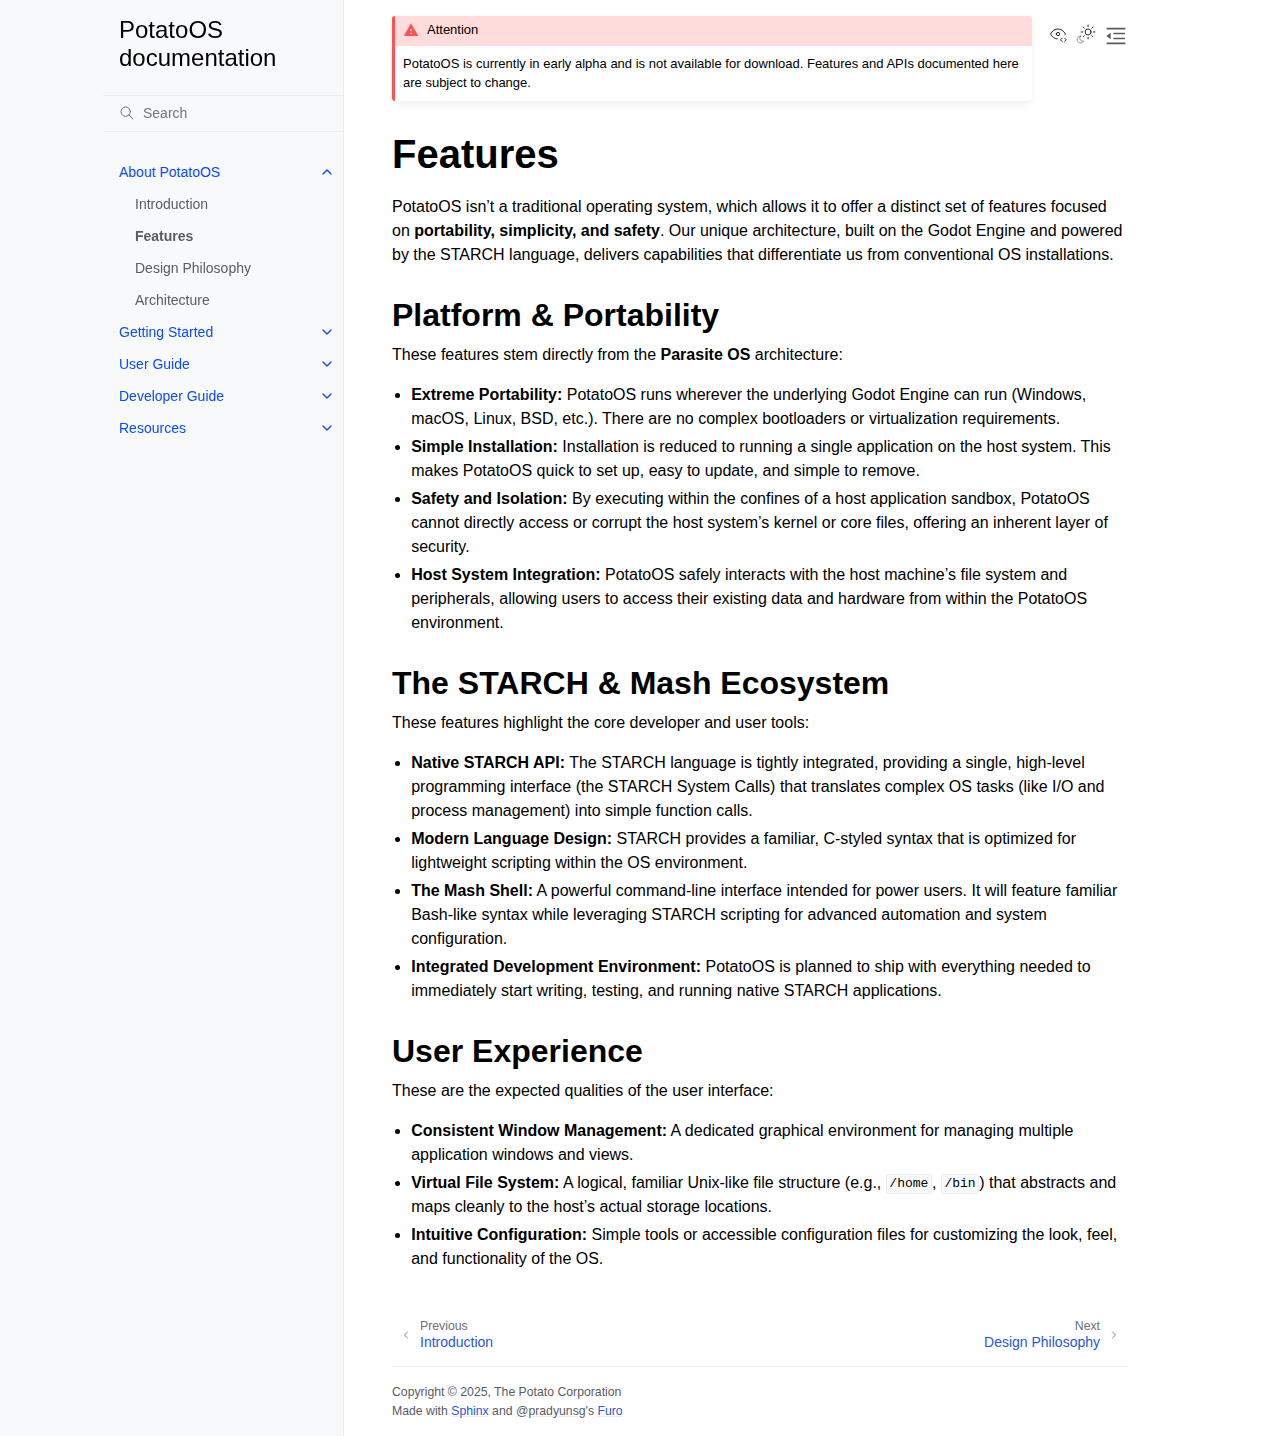
<file: docs/about/features/index.html>
<!doctype html>
<html class="no-js" lang="en" data-content_root="../../">
  <head><meta charset="utf-8">
    <meta name="viewport" content="width=device-width,initial-scale=1">
    <meta name="color-scheme" content="light dark"><meta name="viewport" content="width=device-width, initial-scale=1" />
<link rel="index" title="Index" href="../../genindex/"><link rel="search" title="Search" href="../../search/"><link rel="next" title="Design Philosophy" href="../philosophy/"><link rel="prev" title="Introduction" href="../introduction/">

    <!-- Generated with Sphinx 8.2.3 and Furo 2025.09.25 -->
        <title>Features - PotatoOS documentation</title>
      <link rel="stylesheet" type="text/css" href="../../_static/pygments.css?v=d111a655" />
    <link rel="stylesheet" type="text/css" href="../../_static/styles/furo.css?v=580074bf" />
    <link rel="stylesheet" type="text/css" href="../../_static/copybutton.css?v=76b2166b" />
    <link rel="stylesheet" type="text/css" href="../../_static/styles/furo-extensions.css?v=8dab3a3b" />
    <link rel="stylesheet" type="text/css" href="../../_static/highlight.css?v=6fe66a34" />
    
    


<style>
  body {
    --color-code-background: #f2f2f2;
  --color-code-foreground: #1e1e1e;
  
  }
  @media not print {
    body[data-theme="dark"] {
      --color-code-background: #202020;
  --color-code-foreground: #d0d0d0;
  
    }
    @media (prefers-color-scheme: dark) {
      body:not([data-theme="light"]) {
        --color-code-background: #202020;
  --color-code-foreground: #d0d0d0;
  
      }
    }
  }
</style></head>
  <body>
    
    <script>
      document.body.dataset.theme = localStorage.getItem("theme") || "auto";
    </script>
    

<svg xmlns="http://www.w3.org/2000/svg" style="display: none;">
  <symbol id="svg-toc" viewBox="0 0 24 24">
    <title>Contents</title>
    <svg stroke="currentColor" fill="currentColor" stroke-width="0" viewBox="0 0 1024 1024">
      <path d="M408 442h480c4.4 0 8-3.6 8-8v-56c0-4.4-3.6-8-8-8H408c-4.4 0-8 3.6-8 8v56c0 4.4 3.6 8 8 8zm-8 204c0 4.4 3.6 8 8 8h480c4.4 0 8-3.6 8-8v-56c0-4.4-3.6-8-8-8H408c-4.4 0-8 3.6-8 8v56zm504-486H120c-4.4 0-8 3.6-8 8v56c0 4.4 3.6 8 8 8h784c4.4 0 8-3.6 8-8v-56c0-4.4-3.6-8-8-8zm0 632H120c-4.4 0-8 3.6-8 8v56c0 4.4 3.6 8 8 8h784c4.4 0 8-3.6 8-8v-56c0-4.4-3.6-8-8-8zM115.4 518.9L271.7 642c5.8 4.6 14.4.5 14.4-6.9V388.9c0-7.4-8.5-11.5-14.4-6.9L115.4 505.1a8.74 8.74 0 0 0 0 13.8z"/>
    </svg>
  </symbol>
  <symbol id="svg-menu" viewBox="0 0 24 24">
    <title>Menu</title>
    <svg xmlns="http://www.w3.org/2000/svg" viewBox="0 0 24 24" fill="none" stroke="currentColor"
      stroke-width="2" stroke-linecap="round" stroke-linejoin="round" class="feather-menu">
      <line x1="3" y1="12" x2="21" y2="12"></line>
      <line x1="3" y1="6" x2="21" y2="6"></line>
      <line x1="3" y1="18" x2="21" y2="18"></line>
    </svg>
  </symbol>
  <symbol id="svg-arrow-right" viewBox="0 0 24 24">
    <title>Expand</title>
    <svg xmlns="http://www.w3.org/2000/svg" viewBox="0 0 24 24" fill="none" stroke="currentColor"
      stroke-width="2" stroke-linecap="round" stroke-linejoin="round" class="feather-chevron-right">
      <polyline points="9 18 15 12 9 6"></polyline>
    </svg>
  </symbol>
  <symbol id="svg-sun" viewBox="0 0 24 24">
    <title>Light mode</title>
    <svg xmlns="http://www.w3.org/2000/svg" viewBox="0 0 24 24" fill="none" stroke="currentColor"
      stroke-width="1" stroke-linecap="round" stroke-linejoin="round" class="feather-sun">
      <circle cx="12" cy="12" r="5"></circle>
      <line x1="12" y1="1" x2="12" y2="3"></line>
      <line x1="12" y1="21" x2="12" y2="23"></line>
      <line x1="4.22" y1="4.22" x2="5.64" y2="5.64"></line>
      <line x1="18.36" y1="18.36" x2="19.78" y2="19.78"></line>
      <line x1="1" y1="12" x2="3" y2="12"></line>
      <line x1="21" y1="12" x2="23" y2="12"></line>
      <line x1="4.22" y1="19.78" x2="5.64" y2="18.36"></line>
      <line x1="18.36" y1="5.64" x2="19.78" y2="4.22"></line>
    </svg>
  </symbol>
  <symbol id="svg-moon" viewBox="0 0 24 24">
    <title>Dark mode</title>
    <svg xmlns="http://www.w3.org/2000/svg" viewBox="0 0 24 24" fill="none" stroke="currentColor"
      stroke-width="1" stroke-linecap="round" stroke-linejoin="round" class="icon-tabler-moon">
      <path stroke="none" d="M0 0h24v24H0z" fill="none" />
      <path d="M12 3c.132 0 .263 0 .393 0a7.5 7.5 0 0 0 7.92 12.446a9 9 0 1 1 -8.313 -12.454z" />
    </svg>
  </symbol>
  <symbol id="svg-sun-with-moon" viewBox="0 0 24 24">
    <title>Auto light/dark, in light mode</title>
    <svg xmlns="http://www.w3.org/2000/svg" viewBox="0 0 24 24" fill="none" stroke="currentColor"
      stroke-width="1" stroke-linecap="round" stroke-linejoin="round"
      class="icon-custom-derived-from-feather-sun-and-tabler-moon">
      <path style="opacity: 50%" d="M 5.411 14.504 C 5.471 14.504 5.532 14.504 5.591 14.504 C 3.639 16.319 4.383 19.569 6.931 20.352 C 7.693 20.586 8.512 20.551 9.25 20.252 C 8.023 23.207 4.056 23.725 2.11 21.184 C 0.166 18.642 1.702 14.949 4.874 14.536 C 5.051 14.512 5.231 14.5 5.411 14.5 L 5.411 14.504 Z"/>
      <line x1="14.5" y1="3.25" x2="14.5" y2="1.25"/>
      <line x1="14.5" y1="15.85" x2="14.5" y2="17.85"/>
      <line x1="10.044" y1="5.094" x2="8.63" y2="3.68"/>
      <line x1="19" y1="14.05" x2="20.414" y2="15.464"/>
      <line x1="8.2" y1="9.55" x2="6.2" y2="9.55"/>
      <line x1="20.8" y1="9.55" x2="22.8" y2="9.55"/>
      <line x1="10.044" y1="14.006" x2="8.63" y2="15.42"/>
      <line x1="19" y1="5.05" x2="20.414" y2="3.636"/>
      <circle cx="14.5" cy="9.55" r="3.6"/>
    </svg>
  </symbol>
  <symbol id="svg-moon-with-sun" viewBox="0 0 24 24">
    <title>Auto light/dark, in dark mode</title>
    <svg xmlns="http://www.w3.org/2000/svg" viewBox="0 0 24 24" fill="none" stroke="currentColor"
      stroke-width="1" stroke-linecap="round" stroke-linejoin="round"
      class="icon-custom-derived-from-feather-sun-and-tabler-moon">
      <path d="M 8.282 7.007 C 8.385 7.007 8.494 7.007 8.595 7.007 C 5.18 10.184 6.481 15.869 10.942 17.24 C 12.275 17.648 13.706 17.589 15 17.066 C 12.851 22.236 5.91 23.143 2.505 18.696 C -0.897 14.249 1.791 7.786 7.342 7.063 C 7.652 7.021 7.965 7 8.282 7 L 8.282 7.007 Z"/>
      <line style="opacity: 50%" x1="18" y1="3.705" x2="18" y2="2.5"/>
      <line style="opacity: 50%" x1="18" y1="11.295" x2="18" y2="12.5"/>
      <line style="opacity: 50%" x1="15.316" y1="4.816" x2="14.464" y2="3.964"/>
      <line style="opacity: 50%" x1="20.711" y1="10.212" x2="21.563" y2="11.063"/>
      <line style="opacity: 50%" x1="14.205" y1="7.5" x2="13.001" y2="7.5"/>
      <line style="opacity: 50%" x1="21.795" y1="7.5" x2="23" y2="7.5"/>
      <line style="opacity: 50%" x1="15.316" y1="10.184" x2="14.464" y2="11.036"/>
      <line style="opacity: 50%" x1="20.711" y1="4.789" x2="21.563" y2="3.937"/>
      <circle style="opacity: 50%" cx="18" cy="7.5" r="2.169"/>
    </svg>
  </symbol>
  <symbol id="svg-pencil" viewBox="0 0 24 24">
    <svg xmlns="http://www.w3.org/2000/svg" viewBox="0 0 24 24" fill="none" stroke="currentColor"
      stroke-width="1" stroke-linecap="round" stroke-linejoin="round" class="icon-tabler-pencil-code">
      <path d="M4 20h4l10.5 -10.5a2.828 2.828 0 1 0 -4 -4l-10.5 10.5v4" />
      <path d="M13.5 6.5l4 4" />
      <path d="M20 21l2 -2l-2 -2" />
      <path d="M17 17l-2 2l2 2" />
    </svg>
  </symbol>
  <symbol id="svg-eye" viewBox="0 0 24 24">
    <svg xmlns="http://www.w3.org/2000/svg" viewBox="0 0 24 24" fill="none" stroke="currentColor"
      stroke-width="1" stroke-linecap="round" stroke-linejoin="round" class="icon-tabler-eye-code">
      <path stroke="none" d="M0 0h24v24H0z" fill="none" />
      <path d="M10 12a2 2 0 1 0 4 0a2 2 0 0 0 -4 0" />
      <path
        d="M11.11 17.958c-3.209 -.307 -5.91 -2.293 -8.11 -5.958c2.4 -4 5.4 -6 9 -6c3.6 0 6.6 2 9 6c-.21 .352 -.427 .688 -.647 1.008" />
      <path d="M20 21l2 -2l-2 -2" />
      <path d="M17 17l-2 2l2 2" />
    </svg>
  </symbol>
</svg>

<input type="checkbox" class="sidebar-toggle" name="__navigation" id="__navigation" aria-label="Toggle site navigation sidebar">
<input type="checkbox" class="sidebar-toggle" name="__toc" id="__toc" aria-label="Toggle table of contents sidebar">
<label class="overlay sidebar-overlay" for="__navigation"></label>
<label class="overlay toc-overlay" for="__toc"></label>

<a class="skip-to-content muted-link" href="#furo-main-content">Skip to content</a>



<div class="page">
  <header class="mobile-header">
    <div class="header-left">
      <label class="nav-overlay-icon" for="__navigation">
        <span class="icon"><svg><use href="#svg-menu"></use></svg></span>
      </label>
    </div>
    <div class="header-center">
      <a href="../../"><div class="brand">PotatoOS  documentation</div></a>
    </div>
    <div class="header-right">
      <div class="theme-toggle-container theme-toggle-header">
        <button class="theme-toggle" aria-label="Toggle Light / Dark / Auto color theme">
          <svg class="theme-icon-when-auto-light"><use href="#svg-sun-with-moon"></use></svg>
          <svg class="theme-icon-when-auto-dark"><use href="#svg-moon-with-sun"></use></svg>
          <svg class="theme-icon-when-dark"><use href="#svg-moon"></use></svg>
          <svg class="theme-icon-when-light"><use href="#svg-sun"></use></svg>
        </button>
      </div>
      <label class="toc-overlay-icon toc-header-icon" for="__toc">
        <span class="icon"><svg><use href="#svg-toc"></use></svg></span>
      </label>
    </div>
  </header>
  <aside class="sidebar-drawer">
    <div class="sidebar-container">
      
      <div class="sidebar-sticky"><a class="sidebar-brand" href="../../">
  
  <span class="sidebar-brand-text">PotatoOS  documentation</span>
  
</a><form class="sidebar-search-container" method="get" action="../../search/" role="search">
  <input class="sidebar-search" placeholder="Search" name="q" aria-label="Search">
  <input type="hidden" name="check_keywords" value="yes">
  <input type="hidden" name="area" value="default">
</form>
<div id="searchbox"></div><div class="sidebar-scroll"><div class="sidebar-tree">
  <ul class="current">
<li class="toctree-l1 current has-children"><a class="reference internal" href="../">About PotatoOS</a><input aria-label="Toggle navigation of About PotatoOS" checked="" class="toctree-checkbox" id="toctree-checkbox-1" name="toctree-checkbox-1" role="switch" type="checkbox"/><label for="toctree-checkbox-1"><span class="icon"><svg><use href="#svg-arrow-right"></use></svg></span></label><ul class="current">
<li class="toctree-l2"><a class="reference internal" href="../introduction/">Introduction</a></li>
<li class="toctree-l2 current current-page"><a class="current reference internal" href="#">Features</a></li>
<li class="toctree-l2"><a class="reference internal" href="../philosophy/">Design Philosophy</a></li>
<li class="toctree-l2"><a class="reference internal" href="../architecture/">Architecture</a></li>
</ul>
</li>
<li class="toctree-l1 has-children"><a class="reference internal" href="../../getting_started/">Getting Started</a><input aria-label="Toggle navigation of Getting Started" class="toctree-checkbox" id="toctree-checkbox-2" name="toctree-checkbox-2" role="switch" type="checkbox"/><label for="toctree-checkbox-2"><span class="icon"><svg><use href="#svg-arrow-right"></use></svg></span></label><ul>
<li class="toctree-l2"><a class="reference internal" href="../../getting_started/introduction/">Introduction</a></li>
<li class="toctree-l2"><a class="reference internal" href="../../getting_started/installation/">Installation</a></li>
<li class="toctree-l2"><a class="reference internal" href="../../getting_started/usage/">Usage and Navigation</a></li>
<li class="toctree-l2"><a class="reference internal" href="../../getting_started/quickstart/">Your First Program</a></li>
</ul>
</li>
<li class="toctree-l1 has-children"><a class="reference internal" href="../../user_guide/">User Guide</a><input aria-label="Toggle navigation of User Guide" class="toctree-checkbox" id="toctree-checkbox-3" name="toctree-checkbox-3" role="switch" type="checkbox"/><label for="toctree-checkbox-3"><span class="icon"><svg><use href="#svg-arrow-right"></use></svg></span></label><ul>
<li class="toctree-l2"><a class="reference internal" href="../../user_guide/mash/">Mash Reference</a></li>
<li class="toctree-l2"><a class="reference internal" href="../../user_guide/files/">File System and Permissions</a></li>
<li class="toctree-l2"><a class="reference internal" href="../../user_guide/config/">Customisation</a></li>
<li class="toctree-l2"><a class="reference internal" href="../../user_guide/apps/">Built-in Apps</a></li>
</ul>
</li>
<li class="toctree-l1 has-children"><a class="reference internal" href="../../developer_guide/">Developer Guide</a><input aria-label="Toggle navigation of Developer Guide" class="toctree-checkbox" id="toctree-checkbox-4" name="toctree-checkbox-4" role="switch" type="checkbox"/><label for="toctree-checkbox-4"><span class="icon"><svg><use href="#svg-arrow-right"></use></svg></span></label><ul>
<li class="toctree-l2"><a class="reference internal" href="../../developer_guide/introduction/">Introduction to STARCH</a></li>
<li class="toctree-l2"><a class="reference internal" href="../../developer_guide/syntax/">Language Syntax</a></li>
<li class="toctree-l2"><a class="reference internal" href="../../developer_guide/operators/">Operators</a></li>
<li class="toctree-l2"><a class="reference internal" href="../../developer_guide/flow/">Control Flow</a></li>
<li class="toctree-l2"><a class="reference internal" href="../../developer_guide/gui/">GUI API</a></li>
</ul>
</li>
<li class="toctree-l1 has-children"><a class="reference internal" href="../../resources/">Resources</a><input aria-label="Toggle navigation of Resources" class="toctree-checkbox" id="toctree-checkbox-5" name="toctree-checkbox-5" role="switch" type="checkbox"/><label for="toctree-checkbox-5"><span class="icon"><svg><use href="#svg-arrow-right"></use></svg></span></label><ul>
<li class="toctree-l2"><a class="reference internal" href="../../resources/tutorials/">Tutorials</a></li>
<li class="toctree-l2"><a class="reference internal" href="../../resources/faq/">Frequently Asked Questions</a></li>
<li class="toctree-l2"><a class="reference internal" href="../../resources/contributing/">Contributing</a></li>
<li class="toctree-l2"><a class="reference internal" href="../../resources/license/">License</a></li>
</ul>
</li>
</ul>

</div>
</div>

      </div>
      
    </div>
  </aside>
  <div class="main">
    <div class="content">
      <div class="article-container">
        <a href="#" class="back-to-top muted-link">
          <svg xmlns="http://www.w3.org/2000/svg" viewBox="0 0 24 24">
            <path d="M13 20h-2V8l-5.5 5.5-1.42-1.42L12 4.16l7.92 7.92-1.42 1.42L13 8v12z"></path>
          </svg>
          <span>Back to top</span>
        </a>
        <div class="content-icon-container">
          <div class="view-this-page">
  <a class="muted-link" href="../../_sources/about/features.rst.txt" title="View this page">
    <svg><use href="#svg-eye"></use></svg>
    <span class="visually-hidden">View this page</span>
  </a>
</div>
<div class="theme-toggle-container theme-toggle-content">
            <button class="theme-toggle" aria-label="Toggle Light / Dark / Auto color theme">
              <svg class="theme-icon-when-auto-light"><use href="#svg-sun-with-moon"></use></svg>
              <svg class="theme-icon-when-auto-dark"><use href="#svg-moon-with-sun"></use></svg>
              <svg class="theme-icon-when-dark"><use href="#svg-moon"></use></svg>
              <svg class="theme-icon-when-light"><use href="#svg-sun"></use></svg>
            </button>
          </div>
          <label class="toc-overlay-icon toc-content-icon" for="__toc">
            <span class="icon"><svg><use href="#svg-toc"></use></svg></span>
          </label>
        </div>
        <article role="main" id="furo-main-content">
          <div class="admonition attention">
<p class="admonition-title">Attention</p>
<p>PotatoOS is currently in early alpha and is not available for download. Features and APIs documented here are subject to change.</p>
</div>
<section id="features">
<h1>Features<a class="headerlink" href="#features" title="Link to this heading">¶</a></h1>
<p>PotatoOS isn’t a traditional operating system, which allows it to offer a distinct set of features focused on <strong>portability, simplicity, and safety</strong>. Our unique architecture, built on the Godot Engine and powered by the STARCH language, delivers capabilities that differentiate us from conventional OS installations.</p>
<section id="platform-portability">
<h2>Platform &amp; Portability<a class="headerlink" href="#platform-portability" title="Link to this heading">¶</a></h2>
<p>These features stem directly from the <strong>Parasite OS</strong> architecture:</p>
<ul class="simple">
<li><p><strong>Extreme Portability:</strong> PotatoOS runs wherever the underlying Godot Engine can run (Windows, macOS, Linux, BSD, etc.). There are no complex bootloaders or virtualization requirements.</p></li>
<li><p><strong>Simple Installation:</strong> Installation is reduced to running a single application on the host system. This makes PotatoOS quick to set up, easy to update, and simple to remove.</p></li>
<li><p><strong>Safety and Isolation:</strong> By executing within the confines of a host application sandbox, PotatoOS cannot directly access or corrupt the host system’s kernel or core files, offering an inherent layer of security.</p></li>
<li><p><strong>Host System Integration:</strong> PotatoOS safely interacts with the host machine’s file system and peripherals, allowing users to access their existing data and hardware from within the PotatoOS environment.</p></li>
</ul>
</section>
<section id="the-starch-mash-ecosystem">
<h2>The STARCH &amp; Mash Ecosystem<a class="headerlink" href="#the-starch-mash-ecosystem" title="Link to this heading">¶</a></h2>
<p>These features highlight the core developer and user tools:</p>
<ul class="simple">
<li><p><strong>Native STARCH API:</strong> The STARCH language is tightly integrated, providing a single, high-level programming interface (the STARCH System Calls) that translates complex OS tasks (like I/O and process management) into simple function calls.</p></li>
<li><p><strong>Modern Language Design:</strong> STARCH provides a familiar, C-styled syntax that is optimized for lightweight scripting within the OS environment.</p></li>
<li><p><strong>The Mash Shell:</strong> A powerful command-line interface intended for power users. It will feature familiar Bash-like syntax while leveraging STARCH scripting for advanced automation and system configuration.</p></li>
<li><p><strong>Integrated Development Environment:</strong> PotatoOS is planned to ship with everything needed to immediately start writing, testing, and running native STARCH applications.</p></li>
</ul>
</section>
<section id="user-experience">
<h2>User Experience<a class="headerlink" href="#user-experience" title="Link to this heading">¶</a></h2>
<p>These are the expected qualities of the user interface:</p>
<ul class="simple">
<li><p><strong>Consistent Window Management:</strong> A dedicated graphical environment for managing multiple application windows and views.</p></li>
<li><p><strong>Virtual File System:</strong> A logical, familiar Unix-like file structure (e.g., <code class="docutils literal notranslate"><span class="pre">/home</span></code>, <code class="docutils literal notranslate"><span class="pre">/bin</span></code>) that abstracts and maps cleanly to the host’s actual storage locations.</p></li>
<li><p><strong>Intuitive Configuration:</strong> Simple tools or accessible configuration files for customizing the look, feel, and functionality of the OS.</p></li>
</ul>
</section>
</section>

        </article>
      </div>
      <footer>
        
        <div class="related-pages">
          <a class="next-page" href="../philosophy/">
              <div class="page-info">
                <div class="context">
                  <span>Next</span>
                </div>
                <div class="title">Design Philosophy</div>
              </div>
              <svg class="furo-related-icon"><use href="#svg-arrow-right"></use></svg>
            </a>
          <a class="prev-page" href="../introduction/">
              <svg class="furo-related-icon"><use href="#svg-arrow-right"></use></svg>
              <div class="page-info">
                <div class="context">
                  <span>Previous</span>
                </div>
                
                <div class="title">Introduction</div>
                
              </div>
            </a>
        </div>
        <div class="bottom-of-page">
          <div class="left-details">
            <div class="copyright">
                Copyright &#169; 2025, The Potato Corporation
            </div>
            Made with <a href="https://www.sphinx-doc.org/">Sphinx</a> and <a class="muted-link" href="https://pradyunsg.me">@pradyunsg</a>'s
            
            <a href="https://github.com/pradyunsg/furo">Furo</a>
            
          </div>
          <div class="right-details">
            
          </div>
        </div>
        
      </footer>
    </div>
    <aside class="toc-drawer">
      
      
      <div class="toc-sticky toc-scroll">
        <div class="toc-title-container">
          <span class="toc-title">
            On this page
          </span>
        </div>
        <div class="toc-tree-container">
          <div class="toc-tree">
            <ul>
<li><a class="reference internal" href="#">Features</a><ul>
<li><a class="reference internal" href="#platform-portability">Platform &amp; Portability</a></li>
<li><a class="reference internal" href="#the-starch-mash-ecosystem">The STARCH &amp; Mash Ecosystem</a></li>
<li><a class="reference internal" href="#user-experience">User Experience</a></li>
</ul>
</li>
</ul>

          </div>
        </div>
      </div>
      
      
    </aside>
  </div>
</div><script src="../../_static/documentation_options.js?v=187304be"></script>
    <script src="../../_static/doctools.js?v=9bcbadda"></script>
    <script src="../../_static/sphinx_highlight.js?v=dc90522c"></script>
    <script src="../../_static/scripts/furo.js?v=46bd48cc"></script>
    <script src="../../_static/clipboard.min.js?v=a7894cd8"></script>
    <script src="../../_static/copybutton.js?v=f281be69"></script>
    </body>
</html>
</file>
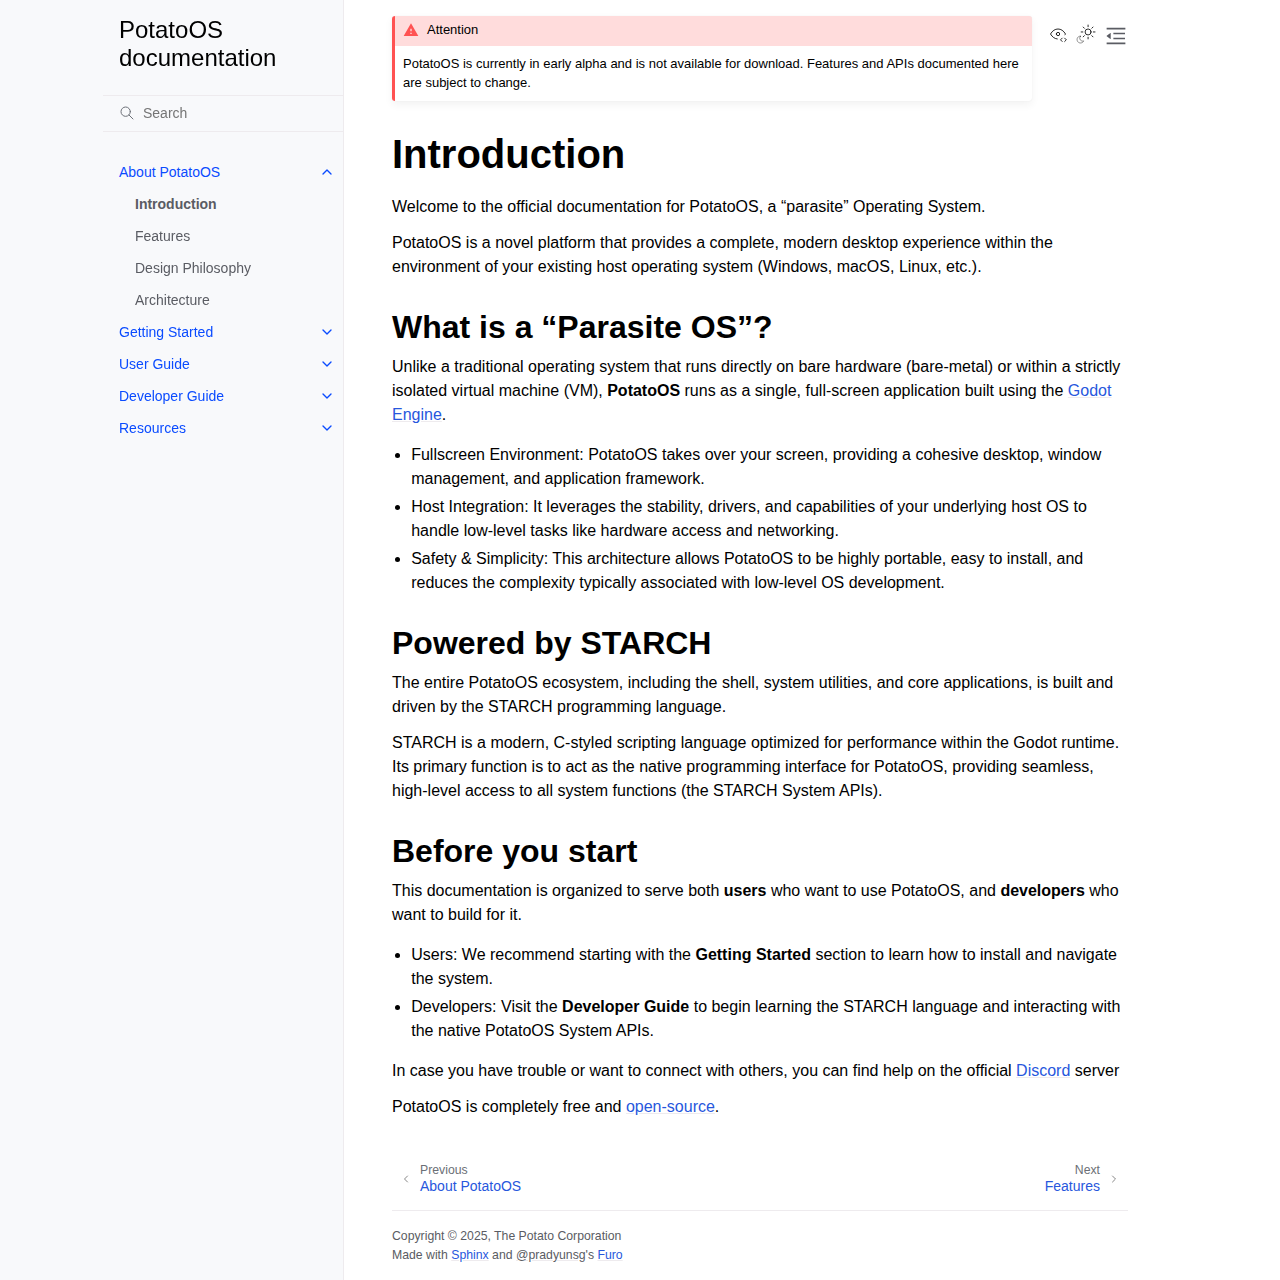
<file: docs/about/introduction/index.html>
<!doctype html>
<html class="no-js" lang="en" data-content_root="../../">
  <head><meta charset="utf-8">
    <meta name="viewport" content="width=device-width,initial-scale=1">
    <meta name="color-scheme" content="light dark"><meta name="viewport" content="width=device-width, initial-scale=1" />
<link rel="index" title="Index" href="../../genindex/"><link rel="search" title="Search" href="../../search/"><link rel="next" title="Features" href="../features/"><link rel="prev" title="About PotatoOS" href="../">

    <!-- Generated with Sphinx 8.2.3 and Furo 2025.09.25 -->
        <title>Introduction - PotatoOS documentation</title>
      <link rel="stylesheet" type="text/css" href="../../_static/pygments.css?v=d111a655" />
    <link rel="stylesheet" type="text/css" href="../../_static/styles/furo.css?v=580074bf" />
    <link rel="stylesheet" type="text/css" href="../../_static/copybutton.css?v=76b2166b" />
    <link rel="stylesheet" type="text/css" href="../../_static/styles/furo-extensions.css?v=8dab3a3b" />
    <link rel="stylesheet" type="text/css" href="../../_static/highlight.css?v=6fe66a34" />
    
    


<style>
  body {
    --color-code-background: #f2f2f2;
  --color-code-foreground: #1e1e1e;
  
  }
  @media not print {
    body[data-theme="dark"] {
      --color-code-background: #202020;
  --color-code-foreground: #d0d0d0;
  
    }
    @media (prefers-color-scheme: dark) {
      body:not([data-theme="light"]) {
        --color-code-background: #202020;
  --color-code-foreground: #d0d0d0;
  
      }
    }
  }
</style></head>
  <body>
    
    <script>
      document.body.dataset.theme = localStorage.getItem("theme") || "auto";
    </script>
    

<svg xmlns="http://www.w3.org/2000/svg" style="display: none;">
  <symbol id="svg-toc" viewBox="0 0 24 24">
    <title>Contents</title>
    <svg stroke="currentColor" fill="currentColor" stroke-width="0" viewBox="0 0 1024 1024">
      <path d="M408 442h480c4.4 0 8-3.6 8-8v-56c0-4.4-3.6-8-8-8H408c-4.4 0-8 3.6-8 8v56c0 4.4 3.6 8 8 8zm-8 204c0 4.4 3.6 8 8 8h480c4.4 0 8-3.6 8-8v-56c0-4.4-3.6-8-8-8H408c-4.4 0-8 3.6-8 8v56zm504-486H120c-4.4 0-8 3.6-8 8v56c0 4.4 3.6 8 8 8h784c4.4 0 8-3.6 8-8v-56c0-4.4-3.6-8-8-8zm0 632H120c-4.4 0-8 3.6-8 8v56c0 4.4 3.6 8 8 8h784c4.4 0 8-3.6 8-8v-56c0-4.4-3.6-8-8-8zM115.4 518.9L271.7 642c5.8 4.6 14.4.5 14.4-6.9V388.9c0-7.4-8.5-11.5-14.4-6.9L115.4 505.1a8.74 8.74 0 0 0 0 13.8z"/>
    </svg>
  </symbol>
  <symbol id="svg-menu" viewBox="0 0 24 24">
    <title>Menu</title>
    <svg xmlns="http://www.w3.org/2000/svg" viewBox="0 0 24 24" fill="none" stroke="currentColor"
      stroke-width="2" stroke-linecap="round" stroke-linejoin="round" class="feather-menu">
      <line x1="3" y1="12" x2="21" y2="12"></line>
      <line x1="3" y1="6" x2="21" y2="6"></line>
      <line x1="3" y1="18" x2="21" y2="18"></line>
    </svg>
  </symbol>
  <symbol id="svg-arrow-right" viewBox="0 0 24 24">
    <title>Expand</title>
    <svg xmlns="http://www.w3.org/2000/svg" viewBox="0 0 24 24" fill="none" stroke="currentColor"
      stroke-width="2" stroke-linecap="round" stroke-linejoin="round" class="feather-chevron-right">
      <polyline points="9 18 15 12 9 6"></polyline>
    </svg>
  </symbol>
  <symbol id="svg-sun" viewBox="0 0 24 24">
    <title>Light mode</title>
    <svg xmlns="http://www.w3.org/2000/svg" viewBox="0 0 24 24" fill="none" stroke="currentColor"
      stroke-width="1" stroke-linecap="round" stroke-linejoin="round" class="feather-sun">
      <circle cx="12" cy="12" r="5"></circle>
      <line x1="12" y1="1" x2="12" y2="3"></line>
      <line x1="12" y1="21" x2="12" y2="23"></line>
      <line x1="4.22" y1="4.22" x2="5.64" y2="5.64"></line>
      <line x1="18.36" y1="18.36" x2="19.78" y2="19.78"></line>
      <line x1="1" y1="12" x2="3" y2="12"></line>
      <line x1="21" y1="12" x2="23" y2="12"></line>
      <line x1="4.22" y1="19.78" x2="5.64" y2="18.36"></line>
      <line x1="18.36" y1="5.64" x2="19.78" y2="4.22"></line>
    </svg>
  </symbol>
  <symbol id="svg-moon" viewBox="0 0 24 24">
    <title>Dark mode</title>
    <svg xmlns="http://www.w3.org/2000/svg" viewBox="0 0 24 24" fill="none" stroke="currentColor"
      stroke-width="1" stroke-linecap="round" stroke-linejoin="round" class="icon-tabler-moon">
      <path stroke="none" d="M0 0h24v24H0z" fill="none" />
      <path d="M12 3c.132 0 .263 0 .393 0a7.5 7.5 0 0 0 7.92 12.446a9 9 0 1 1 -8.313 -12.454z" />
    </svg>
  </symbol>
  <symbol id="svg-sun-with-moon" viewBox="0 0 24 24">
    <title>Auto light/dark, in light mode</title>
    <svg xmlns="http://www.w3.org/2000/svg" viewBox="0 0 24 24" fill="none" stroke="currentColor"
      stroke-width="1" stroke-linecap="round" stroke-linejoin="round"
      class="icon-custom-derived-from-feather-sun-and-tabler-moon">
      <path style="opacity: 50%" d="M 5.411 14.504 C 5.471 14.504 5.532 14.504 5.591 14.504 C 3.639 16.319 4.383 19.569 6.931 20.352 C 7.693 20.586 8.512 20.551 9.25 20.252 C 8.023 23.207 4.056 23.725 2.11 21.184 C 0.166 18.642 1.702 14.949 4.874 14.536 C 5.051 14.512 5.231 14.5 5.411 14.5 L 5.411 14.504 Z"/>
      <line x1="14.5" y1="3.25" x2="14.5" y2="1.25"/>
      <line x1="14.5" y1="15.85" x2="14.5" y2="17.85"/>
      <line x1="10.044" y1="5.094" x2="8.63" y2="3.68"/>
      <line x1="19" y1="14.05" x2="20.414" y2="15.464"/>
      <line x1="8.2" y1="9.55" x2="6.2" y2="9.55"/>
      <line x1="20.8" y1="9.55" x2="22.8" y2="9.55"/>
      <line x1="10.044" y1="14.006" x2="8.63" y2="15.42"/>
      <line x1="19" y1="5.05" x2="20.414" y2="3.636"/>
      <circle cx="14.5" cy="9.55" r="3.6"/>
    </svg>
  </symbol>
  <symbol id="svg-moon-with-sun" viewBox="0 0 24 24">
    <title>Auto light/dark, in dark mode</title>
    <svg xmlns="http://www.w3.org/2000/svg" viewBox="0 0 24 24" fill="none" stroke="currentColor"
      stroke-width="1" stroke-linecap="round" stroke-linejoin="round"
      class="icon-custom-derived-from-feather-sun-and-tabler-moon">
      <path d="M 8.282 7.007 C 8.385 7.007 8.494 7.007 8.595 7.007 C 5.18 10.184 6.481 15.869 10.942 17.24 C 12.275 17.648 13.706 17.589 15 17.066 C 12.851 22.236 5.91 23.143 2.505 18.696 C -0.897 14.249 1.791 7.786 7.342 7.063 C 7.652 7.021 7.965 7 8.282 7 L 8.282 7.007 Z"/>
      <line style="opacity: 50%" x1="18" y1="3.705" x2="18" y2="2.5"/>
      <line style="opacity: 50%" x1="18" y1="11.295" x2="18" y2="12.5"/>
      <line style="opacity: 50%" x1="15.316" y1="4.816" x2="14.464" y2="3.964"/>
      <line style="opacity: 50%" x1="20.711" y1="10.212" x2="21.563" y2="11.063"/>
      <line style="opacity: 50%" x1="14.205" y1="7.5" x2="13.001" y2="7.5"/>
      <line style="opacity: 50%" x1="21.795" y1="7.5" x2="23" y2="7.5"/>
      <line style="opacity: 50%" x1="15.316" y1="10.184" x2="14.464" y2="11.036"/>
      <line style="opacity: 50%" x1="20.711" y1="4.789" x2="21.563" y2="3.937"/>
      <circle style="opacity: 50%" cx="18" cy="7.5" r="2.169"/>
    </svg>
  </symbol>
  <symbol id="svg-pencil" viewBox="0 0 24 24">
    <svg xmlns="http://www.w3.org/2000/svg" viewBox="0 0 24 24" fill="none" stroke="currentColor"
      stroke-width="1" stroke-linecap="round" stroke-linejoin="round" class="icon-tabler-pencil-code">
      <path d="M4 20h4l10.5 -10.5a2.828 2.828 0 1 0 -4 -4l-10.5 10.5v4" />
      <path d="M13.5 6.5l4 4" />
      <path d="M20 21l2 -2l-2 -2" />
      <path d="M17 17l-2 2l2 2" />
    </svg>
  </symbol>
  <symbol id="svg-eye" viewBox="0 0 24 24">
    <svg xmlns="http://www.w3.org/2000/svg" viewBox="0 0 24 24" fill="none" stroke="currentColor"
      stroke-width="1" stroke-linecap="round" stroke-linejoin="round" class="icon-tabler-eye-code">
      <path stroke="none" d="M0 0h24v24H0z" fill="none" />
      <path d="M10 12a2 2 0 1 0 4 0a2 2 0 0 0 -4 0" />
      <path
        d="M11.11 17.958c-3.209 -.307 -5.91 -2.293 -8.11 -5.958c2.4 -4 5.4 -6 9 -6c3.6 0 6.6 2 9 6c-.21 .352 -.427 .688 -.647 1.008" />
      <path d="M20 21l2 -2l-2 -2" />
      <path d="M17 17l-2 2l2 2" />
    </svg>
  </symbol>
</svg>

<input type="checkbox" class="sidebar-toggle" name="__navigation" id="__navigation" aria-label="Toggle site navigation sidebar">
<input type="checkbox" class="sidebar-toggle" name="__toc" id="__toc" aria-label="Toggle table of contents sidebar">
<label class="overlay sidebar-overlay" for="__navigation"></label>
<label class="overlay toc-overlay" for="__toc"></label>

<a class="skip-to-content muted-link" href="#furo-main-content">Skip to content</a>



<div class="page">
  <header class="mobile-header">
    <div class="header-left">
      <label class="nav-overlay-icon" for="__navigation">
        <span class="icon"><svg><use href="#svg-menu"></use></svg></span>
      </label>
    </div>
    <div class="header-center">
      <a href="../../"><div class="brand">PotatoOS  documentation</div></a>
    </div>
    <div class="header-right">
      <div class="theme-toggle-container theme-toggle-header">
        <button class="theme-toggle" aria-label="Toggle Light / Dark / Auto color theme">
          <svg class="theme-icon-when-auto-light"><use href="#svg-sun-with-moon"></use></svg>
          <svg class="theme-icon-when-auto-dark"><use href="#svg-moon-with-sun"></use></svg>
          <svg class="theme-icon-when-dark"><use href="#svg-moon"></use></svg>
          <svg class="theme-icon-when-light"><use href="#svg-sun"></use></svg>
        </button>
      </div>
      <label class="toc-overlay-icon toc-header-icon" for="__toc">
        <span class="icon"><svg><use href="#svg-toc"></use></svg></span>
      </label>
    </div>
  </header>
  <aside class="sidebar-drawer">
    <div class="sidebar-container">
      
      <div class="sidebar-sticky"><a class="sidebar-brand" href="../../">
  
  <span class="sidebar-brand-text">PotatoOS  documentation</span>
  
</a><form class="sidebar-search-container" method="get" action="../../search/" role="search">
  <input class="sidebar-search" placeholder="Search" name="q" aria-label="Search">
  <input type="hidden" name="check_keywords" value="yes">
  <input type="hidden" name="area" value="default">
</form>
<div id="searchbox"></div><div class="sidebar-scroll"><div class="sidebar-tree">
  <ul class="current">
<li class="toctree-l1 current has-children"><a class="reference internal" href="../">About PotatoOS</a><input aria-label="Toggle navigation of About PotatoOS" checked="" class="toctree-checkbox" id="toctree-checkbox-1" name="toctree-checkbox-1" role="switch" type="checkbox"/><label for="toctree-checkbox-1"><span class="icon"><svg><use href="#svg-arrow-right"></use></svg></span></label><ul class="current">
<li class="toctree-l2 current current-page"><a class="current reference internal" href="#">Introduction</a></li>
<li class="toctree-l2"><a class="reference internal" href="../features/">Features</a></li>
<li class="toctree-l2"><a class="reference internal" href="../philosophy/">Design Philosophy</a></li>
<li class="toctree-l2"><a class="reference internal" href="../architecture/">Architecture</a></li>
</ul>
</li>
<li class="toctree-l1 has-children"><a class="reference internal" href="../../getting_started/">Getting Started</a><input aria-label="Toggle navigation of Getting Started" class="toctree-checkbox" id="toctree-checkbox-2" name="toctree-checkbox-2" role="switch" type="checkbox"/><label for="toctree-checkbox-2"><span class="icon"><svg><use href="#svg-arrow-right"></use></svg></span></label><ul>
<li class="toctree-l2"><a class="reference internal" href="../../getting_started/introduction/">Introduction</a></li>
<li class="toctree-l2"><a class="reference internal" href="../../getting_started/installation/">Installation</a></li>
<li class="toctree-l2"><a class="reference internal" href="../../getting_started/usage/">Usage and Navigation</a></li>
<li class="toctree-l2"><a class="reference internal" href="../../getting_started/quickstart/">Your First Program</a></li>
</ul>
</li>
<li class="toctree-l1 has-children"><a class="reference internal" href="../../user_guide/">User Guide</a><input aria-label="Toggle navigation of User Guide" class="toctree-checkbox" id="toctree-checkbox-3" name="toctree-checkbox-3" role="switch" type="checkbox"/><label for="toctree-checkbox-3"><span class="icon"><svg><use href="#svg-arrow-right"></use></svg></span></label><ul>
<li class="toctree-l2"><a class="reference internal" href="../../user_guide/mash/">Mash Reference</a></li>
<li class="toctree-l2"><a class="reference internal" href="../../user_guide/files/">File System and Permissions</a></li>
<li class="toctree-l2"><a class="reference internal" href="../../user_guide/config/">Customisation</a></li>
<li class="toctree-l2"><a class="reference internal" href="../../user_guide/apps/">Built-in Apps</a></li>
</ul>
</li>
<li class="toctree-l1 has-children"><a class="reference internal" href="../../developer_guide/">Developer Guide</a><input aria-label="Toggle navigation of Developer Guide" class="toctree-checkbox" id="toctree-checkbox-4" name="toctree-checkbox-4" role="switch" type="checkbox"/><label for="toctree-checkbox-4"><span class="icon"><svg><use href="#svg-arrow-right"></use></svg></span></label><ul>
<li class="toctree-l2"><a class="reference internal" href="../../developer_guide/introduction/">Introduction to STARCH</a></li>
<li class="toctree-l2"><a class="reference internal" href="../../developer_guide/syntax/">Language Syntax</a></li>
<li class="toctree-l2"><a class="reference internal" href="../../developer_guide/operators/">Operators</a></li>
<li class="toctree-l2"><a class="reference internal" href="../../developer_guide/flow/">Control Flow</a></li>
<li class="toctree-l2"><a class="reference internal" href="../../developer_guide/gui/">GUI API</a></li>
</ul>
</li>
<li class="toctree-l1 has-children"><a class="reference internal" href="../../resources/">Resources</a><input aria-label="Toggle navigation of Resources" class="toctree-checkbox" id="toctree-checkbox-5" name="toctree-checkbox-5" role="switch" type="checkbox"/><label for="toctree-checkbox-5"><span class="icon"><svg><use href="#svg-arrow-right"></use></svg></span></label><ul>
<li class="toctree-l2"><a class="reference internal" href="../../resources/tutorials/">Tutorials</a></li>
<li class="toctree-l2"><a class="reference internal" href="../../resources/faq/">Frequently Asked Questions</a></li>
<li class="toctree-l2"><a class="reference internal" href="../../resources/contributing/">Contributing</a></li>
<li class="toctree-l2"><a class="reference internal" href="../../resources/license/">License</a></li>
</ul>
</li>
</ul>

</div>
</div>

      </div>
      
    </div>
  </aside>
  <div class="main">
    <div class="content">
      <div class="article-container">
        <a href="#" class="back-to-top muted-link">
          <svg xmlns="http://www.w3.org/2000/svg" viewBox="0 0 24 24">
            <path d="M13 20h-2V8l-5.5 5.5-1.42-1.42L12 4.16l7.92 7.92-1.42 1.42L13 8v12z"></path>
          </svg>
          <span>Back to top</span>
        </a>
        <div class="content-icon-container">
          <div class="view-this-page">
  <a class="muted-link" href="../../_sources/about/introduction.rst.txt" title="View this page">
    <svg><use href="#svg-eye"></use></svg>
    <span class="visually-hidden">View this page</span>
  </a>
</div>
<div class="theme-toggle-container theme-toggle-content">
            <button class="theme-toggle" aria-label="Toggle Light / Dark / Auto color theme">
              <svg class="theme-icon-when-auto-light"><use href="#svg-sun-with-moon"></use></svg>
              <svg class="theme-icon-when-auto-dark"><use href="#svg-moon-with-sun"></use></svg>
              <svg class="theme-icon-when-dark"><use href="#svg-moon"></use></svg>
              <svg class="theme-icon-when-light"><use href="#svg-sun"></use></svg>
            </button>
          </div>
          <label class="toc-overlay-icon toc-content-icon" for="__toc">
            <span class="icon"><svg><use href="#svg-toc"></use></svg></span>
          </label>
        </div>
        <article role="main" id="furo-main-content">
          <div class="admonition attention">
<p class="admonition-title">Attention</p>
<p>PotatoOS is currently in early alpha and is not available for download. Features and APIs documented here are subject to change.</p>
</div>
<section id="introduction">
<h1>Introduction<a class="headerlink" href="#introduction" title="Link to this heading">¶</a></h1>
<p>Welcome to the official documentation for PotatoOS, a “parasite” Operating System.</p>
<p>PotatoOS is a novel platform that provides a complete, modern desktop experience within the environment of your existing host operating system (Windows, macOS, Linux, etc.).</p>
<section id="what-is-a-parasite-os">
<h2>What is a “Parasite OS”?<a class="headerlink" href="#what-is-a-parasite-os" title="Link to this heading">¶</a></h2>
<p>Unlike a traditional operating system that runs directly on bare hardware (bare-metal) or within a strictly isolated virtual machine (VM), <strong>PotatoOS</strong> runs as a single, full-screen application built using the <a class="reference external" href="https://godotengine.org">Godot Engine</a>.</p>
<ul class="simple">
<li><p>Fullscreen Environment: PotatoOS takes over your screen, providing a cohesive desktop, window management, and application framework.</p></li>
<li><p>Host Integration: It leverages the stability, drivers, and capabilities of your underlying host OS to handle low-level tasks like hardware access and networking.</p></li>
<li><p>Safety &amp; Simplicity: This architecture allows PotatoOS to be highly portable, easy to install, and reduces the complexity typically associated with low-level OS development.</p></li>
</ul>
</section>
<section id="powered-by-starch">
<h2>Powered by STARCH<a class="headerlink" href="#powered-by-starch" title="Link to this heading">¶</a></h2>
<p>The entire PotatoOS ecosystem, including the shell, system utilities, and core applications, is built and driven by the STARCH programming language.</p>
<p>STARCH is a modern, C-styled scripting language optimized for performance within the Godot runtime. Its primary function is to act as the native programming interface for PotatoOS, providing seamless, high-level access to all system functions (the STARCH System APIs).</p>
</section>
<section id="before-you-start">
<h2>Before you start<a class="headerlink" href="#before-you-start" title="Link to this heading">¶</a></h2>
<p>This documentation is organized to serve both <strong>users</strong> who want to use PotatoOS, and <strong>developers</strong> who want to build for it.</p>
<ul class="simple">
<li><p>Users: We recommend starting with the <strong>Getting Started</strong> section to learn how to install and navigate the system.</p></li>
<li><p>Developers: Visit the <strong>Developer Guide</strong> to begin learning the STARCH language and interacting with the native PotatoOS System APIs.</p></li>
</ul>
<p>In case you have trouble or want to connect with others, you can find help on the official <a class="reference external" href="https://discord.gg/nxCDJM849e">Discord</a> server</p>
<p>PotatoOS is completely free and <a class="reference external" href="https://github.com/the-potato-corp/potato-os">open-source</a>.</p>
</section>
</section>

        </article>
      </div>
      <footer>
        
        <div class="related-pages">
          <a class="next-page" href="../features/">
              <div class="page-info">
                <div class="context">
                  <span>Next</span>
                </div>
                <div class="title">Features</div>
              </div>
              <svg class="furo-related-icon"><use href="#svg-arrow-right"></use></svg>
            </a>
          <a class="prev-page" href="../">
              <svg class="furo-related-icon"><use href="#svg-arrow-right"></use></svg>
              <div class="page-info">
                <div class="context">
                  <span>Previous</span>
                </div>
                
                <div class="title">About PotatoOS</div>
                
              </div>
            </a>
        </div>
        <div class="bottom-of-page">
          <div class="left-details">
            <div class="copyright">
                Copyright &#169; 2025, The Potato Corporation
            </div>
            Made with <a href="https://www.sphinx-doc.org/">Sphinx</a> and <a class="muted-link" href="https://pradyunsg.me">@pradyunsg</a>'s
            
            <a href="https://github.com/pradyunsg/furo">Furo</a>
            
          </div>
          <div class="right-details">
            
          </div>
        </div>
        
      </footer>
    </div>
    <aside class="toc-drawer">
      
      
      <div class="toc-sticky toc-scroll">
        <div class="toc-title-container">
          <span class="toc-title">
            On this page
          </span>
        </div>
        <div class="toc-tree-container">
          <div class="toc-tree">
            <ul>
<li><a class="reference internal" href="#">Introduction</a><ul>
<li><a class="reference internal" href="#what-is-a-parasite-os">What is a “Parasite OS”?</a></li>
<li><a class="reference internal" href="#powered-by-starch">Powered by STARCH</a></li>
<li><a class="reference internal" href="#before-you-start">Before you start</a></li>
</ul>
</li>
</ul>

          </div>
        </div>
      </div>
      
      
    </aside>
  </div>
</div><script src="../../_static/documentation_options.js?v=187304be"></script>
    <script src="../../_static/doctools.js?v=9bcbadda"></script>
    <script src="../../_static/sphinx_highlight.js?v=dc90522c"></script>
    <script src="../../_static/scripts/furo.js?v=46bd48cc"></script>
    <script src="../../_static/clipboard.min.js?v=a7894cd8"></script>
    <script src="../../_static/copybutton.js?v=f281be69"></script>
    </body>
</html>
</file>
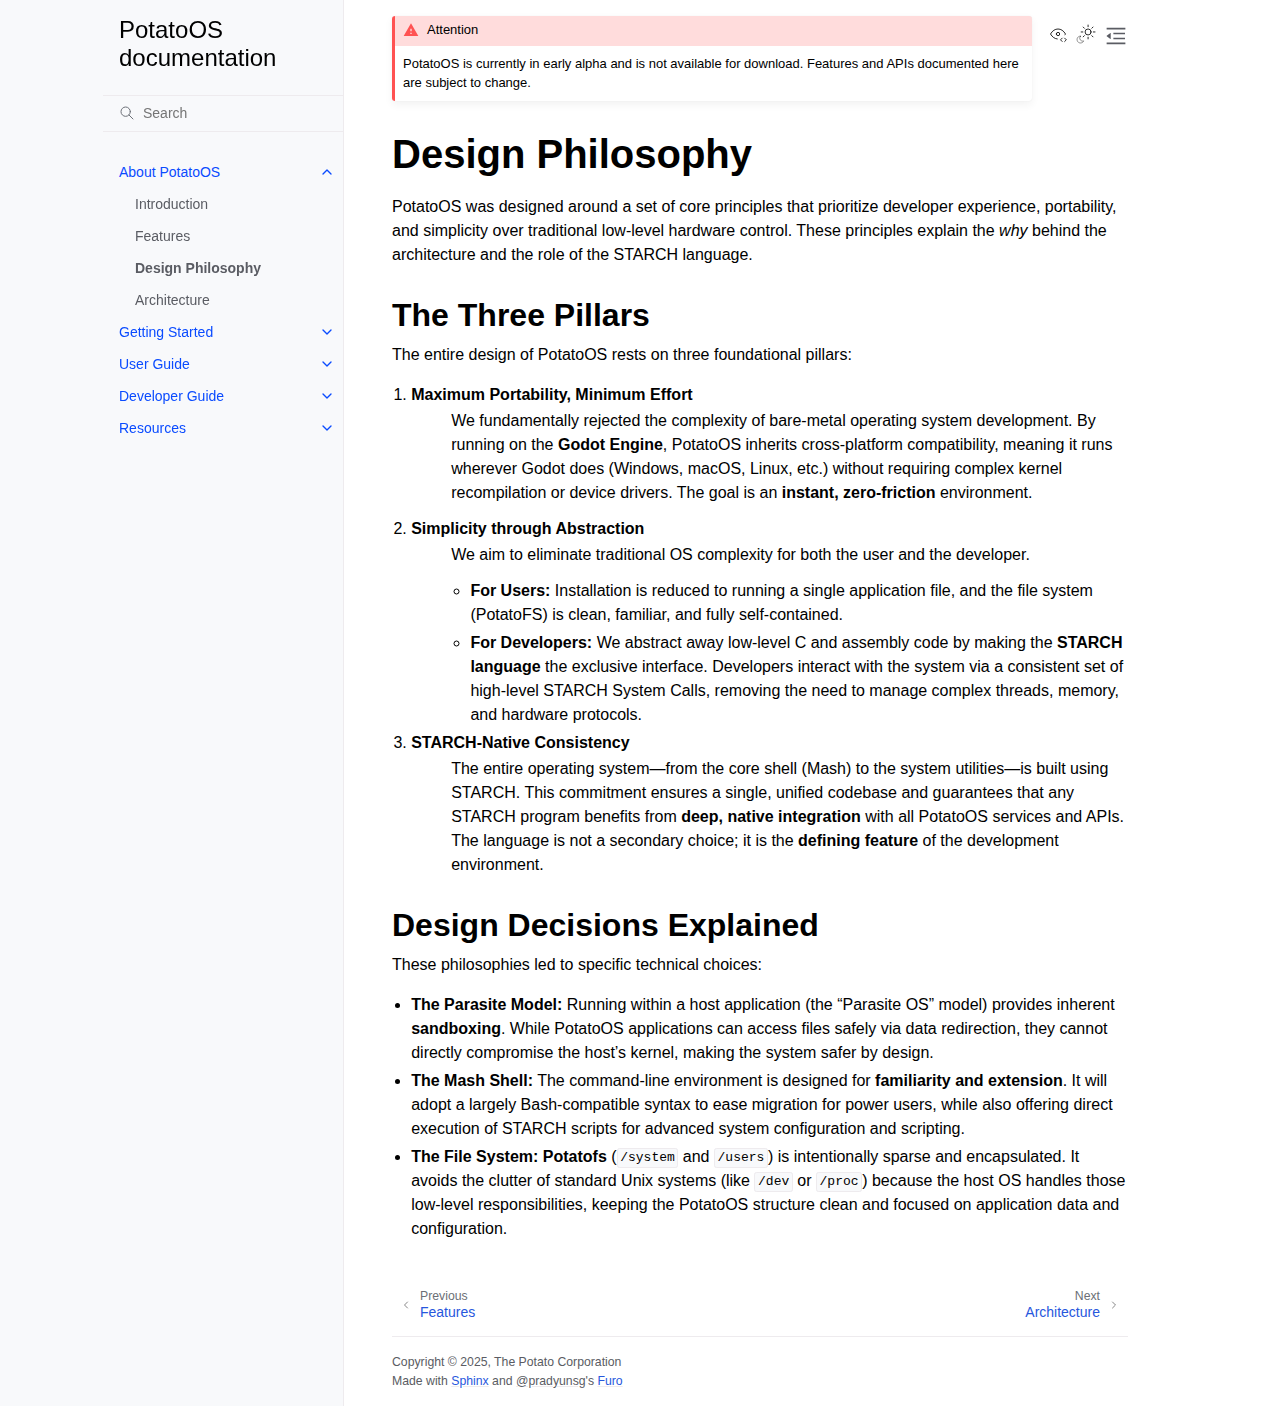
<file: docs/about/philosophy/index.html>
<!doctype html>
<html class="no-js" lang="en" data-content_root="../../">
  <head><meta charset="utf-8">
    <meta name="viewport" content="width=device-width,initial-scale=1">
    <meta name="color-scheme" content="light dark"><meta name="viewport" content="width=device-width, initial-scale=1" />
<link rel="index" title="Index" href="../../genindex/"><link rel="search" title="Search" href="../../search/"><link rel="next" title="Architecture" href="../architecture/"><link rel="prev" title="Features" href="../features/">

    <!-- Generated with Sphinx 8.2.3 and Furo 2025.09.25 -->
        <title>Design Philosophy - PotatoOS documentation</title>
      <link rel="stylesheet" type="text/css" href="../../_static/pygments.css?v=d111a655" />
    <link rel="stylesheet" type="text/css" href="../../_static/styles/furo.css?v=580074bf" />
    <link rel="stylesheet" type="text/css" href="../../_static/copybutton.css?v=76b2166b" />
    <link rel="stylesheet" type="text/css" href="../../_static/styles/furo-extensions.css?v=8dab3a3b" />
    <link rel="stylesheet" type="text/css" href="../../_static/highlight.css?v=6fe66a34" />
    
    


<style>
  body {
    --color-code-background: #f2f2f2;
  --color-code-foreground: #1e1e1e;
  
  }
  @media not print {
    body[data-theme="dark"] {
      --color-code-background: #202020;
  --color-code-foreground: #d0d0d0;
  
    }
    @media (prefers-color-scheme: dark) {
      body:not([data-theme="light"]) {
        --color-code-background: #202020;
  --color-code-foreground: #d0d0d0;
  
      }
    }
  }
</style></head>
  <body>
    
    <script>
      document.body.dataset.theme = localStorage.getItem("theme") || "auto";
    </script>
    

<svg xmlns="http://www.w3.org/2000/svg" style="display: none;">
  <symbol id="svg-toc" viewBox="0 0 24 24">
    <title>Contents</title>
    <svg stroke="currentColor" fill="currentColor" stroke-width="0" viewBox="0 0 1024 1024">
      <path d="M408 442h480c4.4 0 8-3.6 8-8v-56c0-4.4-3.6-8-8-8H408c-4.4 0-8 3.6-8 8v56c0 4.4 3.6 8 8 8zm-8 204c0 4.4 3.6 8 8 8h480c4.4 0 8-3.6 8-8v-56c0-4.4-3.6-8-8-8H408c-4.4 0-8 3.6-8 8v56zm504-486H120c-4.4 0-8 3.6-8 8v56c0 4.4 3.6 8 8 8h784c4.4 0 8-3.6 8-8v-56c0-4.4-3.6-8-8-8zm0 632H120c-4.4 0-8 3.6-8 8v56c0 4.4 3.6 8 8 8h784c4.4 0 8-3.6 8-8v-56c0-4.4-3.6-8-8-8zM115.4 518.9L271.7 642c5.8 4.6 14.4.5 14.4-6.9V388.9c0-7.4-8.5-11.5-14.4-6.9L115.4 505.1a8.74 8.74 0 0 0 0 13.8z"/>
    </svg>
  </symbol>
  <symbol id="svg-menu" viewBox="0 0 24 24">
    <title>Menu</title>
    <svg xmlns="http://www.w3.org/2000/svg" viewBox="0 0 24 24" fill="none" stroke="currentColor"
      stroke-width="2" stroke-linecap="round" stroke-linejoin="round" class="feather-menu">
      <line x1="3" y1="12" x2="21" y2="12"></line>
      <line x1="3" y1="6" x2="21" y2="6"></line>
      <line x1="3" y1="18" x2="21" y2="18"></line>
    </svg>
  </symbol>
  <symbol id="svg-arrow-right" viewBox="0 0 24 24">
    <title>Expand</title>
    <svg xmlns="http://www.w3.org/2000/svg" viewBox="0 0 24 24" fill="none" stroke="currentColor"
      stroke-width="2" stroke-linecap="round" stroke-linejoin="round" class="feather-chevron-right">
      <polyline points="9 18 15 12 9 6"></polyline>
    </svg>
  </symbol>
  <symbol id="svg-sun" viewBox="0 0 24 24">
    <title>Light mode</title>
    <svg xmlns="http://www.w3.org/2000/svg" viewBox="0 0 24 24" fill="none" stroke="currentColor"
      stroke-width="1" stroke-linecap="round" stroke-linejoin="round" class="feather-sun">
      <circle cx="12" cy="12" r="5"></circle>
      <line x1="12" y1="1" x2="12" y2="3"></line>
      <line x1="12" y1="21" x2="12" y2="23"></line>
      <line x1="4.22" y1="4.22" x2="5.64" y2="5.64"></line>
      <line x1="18.36" y1="18.36" x2="19.78" y2="19.78"></line>
      <line x1="1" y1="12" x2="3" y2="12"></line>
      <line x1="21" y1="12" x2="23" y2="12"></line>
      <line x1="4.22" y1="19.78" x2="5.64" y2="18.36"></line>
      <line x1="18.36" y1="5.64" x2="19.78" y2="4.22"></line>
    </svg>
  </symbol>
  <symbol id="svg-moon" viewBox="0 0 24 24">
    <title>Dark mode</title>
    <svg xmlns="http://www.w3.org/2000/svg" viewBox="0 0 24 24" fill="none" stroke="currentColor"
      stroke-width="1" stroke-linecap="round" stroke-linejoin="round" class="icon-tabler-moon">
      <path stroke="none" d="M0 0h24v24H0z" fill="none" />
      <path d="M12 3c.132 0 .263 0 .393 0a7.5 7.5 0 0 0 7.92 12.446a9 9 0 1 1 -8.313 -12.454z" />
    </svg>
  </symbol>
  <symbol id="svg-sun-with-moon" viewBox="0 0 24 24">
    <title>Auto light/dark, in light mode</title>
    <svg xmlns="http://www.w3.org/2000/svg" viewBox="0 0 24 24" fill="none" stroke="currentColor"
      stroke-width="1" stroke-linecap="round" stroke-linejoin="round"
      class="icon-custom-derived-from-feather-sun-and-tabler-moon">
      <path style="opacity: 50%" d="M 5.411 14.504 C 5.471 14.504 5.532 14.504 5.591 14.504 C 3.639 16.319 4.383 19.569 6.931 20.352 C 7.693 20.586 8.512 20.551 9.25 20.252 C 8.023 23.207 4.056 23.725 2.11 21.184 C 0.166 18.642 1.702 14.949 4.874 14.536 C 5.051 14.512 5.231 14.5 5.411 14.5 L 5.411 14.504 Z"/>
      <line x1="14.5" y1="3.25" x2="14.5" y2="1.25"/>
      <line x1="14.5" y1="15.85" x2="14.5" y2="17.85"/>
      <line x1="10.044" y1="5.094" x2="8.63" y2="3.68"/>
      <line x1="19" y1="14.05" x2="20.414" y2="15.464"/>
      <line x1="8.2" y1="9.55" x2="6.2" y2="9.55"/>
      <line x1="20.8" y1="9.55" x2="22.8" y2="9.55"/>
      <line x1="10.044" y1="14.006" x2="8.63" y2="15.42"/>
      <line x1="19" y1="5.05" x2="20.414" y2="3.636"/>
      <circle cx="14.5" cy="9.55" r="3.6"/>
    </svg>
  </symbol>
  <symbol id="svg-moon-with-sun" viewBox="0 0 24 24">
    <title>Auto light/dark, in dark mode</title>
    <svg xmlns="http://www.w3.org/2000/svg" viewBox="0 0 24 24" fill="none" stroke="currentColor"
      stroke-width="1" stroke-linecap="round" stroke-linejoin="round"
      class="icon-custom-derived-from-feather-sun-and-tabler-moon">
      <path d="M 8.282 7.007 C 8.385 7.007 8.494 7.007 8.595 7.007 C 5.18 10.184 6.481 15.869 10.942 17.24 C 12.275 17.648 13.706 17.589 15 17.066 C 12.851 22.236 5.91 23.143 2.505 18.696 C -0.897 14.249 1.791 7.786 7.342 7.063 C 7.652 7.021 7.965 7 8.282 7 L 8.282 7.007 Z"/>
      <line style="opacity: 50%" x1="18" y1="3.705" x2="18" y2="2.5"/>
      <line style="opacity: 50%" x1="18" y1="11.295" x2="18" y2="12.5"/>
      <line style="opacity: 50%" x1="15.316" y1="4.816" x2="14.464" y2="3.964"/>
      <line style="opacity: 50%" x1="20.711" y1="10.212" x2="21.563" y2="11.063"/>
      <line style="opacity: 50%" x1="14.205" y1="7.5" x2="13.001" y2="7.5"/>
      <line style="opacity: 50%" x1="21.795" y1="7.5" x2="23" y2="7.5"/>
      <line style="opacity: 50%" x1="15.316" y1="10.184" x2="14.464" y2="11.036"/>
      <line style="opacity: 50%" x1="20.711" y1="4.789" x2="21.563" y2="3.937"/>
      <circle style="opacity: 50%" cx="18" cy="7.5" r="2.169"/>
    </svg>
  </symbol>
  <symbol id="svg-pencil" viewBox="0 0 24 24">
    <svg xmlns="http://www.w3.org/2000/svg" viewBox="0 0 24 24" fill="none" stroke="currentColor"
      stroke-width="1" stroke-linecap="round" stroke-linejoin="round" class="icon-tabler-pencil-code">
      <path d="M4 20h4l10.5 -10.5a2.828 2.828 0 1 0 -4 -4l-10.5 10.5v4" />
      <path d="M13.5 6.5l4 4" />
      <path d="M20 21l2 -2l-2 -2" />
      <path d="M17 17l-2 2l2 2" />
    </svg>
  </symbol>
  <symbol id="svg-eye" viewBox="0 0 24 24">
    <svg xmlns="http://www.w3.org/2000/svg" viewBox="0 0 24 24" fill="none" stroke="currentColor"
      stroke-width="1" stroke-linecap="round" stroke-linejoin="round" class="icon-tabler-eye-code">
      <path stroke="none" d="M0 0h24v24H0z" fill="none" />
      <path d="M10 12a2 2 0 1 0 4 0a2 2 0 0 0 -4 0" />
      <path
        d="M11.11 17.958c-3.209 -.307 -5.91 -2.293 -8.11 -5.958c2.4 -4 5.4 -6 9 -6c3.6 0 6.6 2 9 6c-.21 .352 -.427 .688 -.647 1.008" />
      <path d="M20 21l2 -2l-2 -2" />
      <path d="M17 17l-2 2l2 2" />
    </svg>
  </symbol>
</svg>

<input type="checkbox" class="sidebar-toggle" name="__navigation" id="__navigation" aria-label="Toggle site navigation sidebar">
<input type="checkbox" class="sidebar-toggle" name="__toc" id="__toc" aria-label="Toggle table of contents sidebar">
<label class="overlay sidebar-overlay" for="__navigation"></label>
<label class="overlay toc-overlay" for="__toc"></label>

<a class="skip-to-content muted-link" href="#furo-main-content">Skip to content</a>



<div class="page">
  <header class="mobile-header">
    <div class="header-left">
      <label class="nav-overlay-icon" for="__navigation">
        <span class="icon"><svg><use href="#svg-menu"></use></svg></span>
      </label>
    </div>
    <div class="header-center">
      <a href="../../"><div class="brand">PotatoOS  documentation</div></a>
    </div>
    <div class="header-right">
      <div class="theme-toggle-container theme-toggle-header">
        <button class="theme-toggle" aria-label="Toggle Light / Dark / Auto color theme">
          <svg class="theme-icon-when-auto-light"><use href="#svg-sun-with-moon"></use></svg>
          <svg class="theme-icon-when-auto-dark"><use href="#svg-moon-with-sun"></use></svg>
          <svg class="theme-icon-when-dark"><use href="#svg-moon"></use></svg>
          <svg class="theme-icon-when-light"><use href="#svg-sun"></use></svg>
        </button>
      </div>
      <label class="toc-overlay-icon toc-header-icon" for="__toc">
        <span class="icon"><svg><use href="#svg-toc"></use></svg></span>
      </label>
    </div>
  </header>
  <aside class="sidebar-drawer">
    <div class="sidebar-container">
      
      <div class="sidebar-sticky"><a class="sidebar-brand" href="../../">
  
  <span class="sidebar-brand-text">PotatoOS  documentation</span>
  
</a><form class="sidebar-search-container" method="get" action="../../search/" role="search">
  <input class="sidebar-search" placeholder="Search" name="q" aria-label="Search">
  <input type="hidden" name="check_keywords" value="yes">
  <input type="hidden" name="area" value="default">
</form>
<div id="searchbox"></div><div class="sidebar-scroll"><div class="sidebar-tree">
  <ul class="current">
<li class="toctree-l1 current has-children"><a class="reference internal" href="../">About PotatoOS</a><input aria-label="Toggle navigation of About PotatoOS" checked="" class="toctree-checkbox" id="toctree-checkbox-1" name="toctree-checkbox-1" role="switch" type="checkbox"/><label for="toctree-checkbox-1"><span class="icon"><svg><use href="#svg-arrow-right"></use></svg></span></label><ul class="current">
<li class="toctree-l2"><a class="reference internal" href="../introduction/">Introduction</a></li>
<li class="toctree-l2"><a class="reference internal" href="../features/">Features</a></li>
<li class="toctree-l2 current current-page"><a class="current reference internal" href="#">Design Philosophy</a></li>
<li class="toctree-l2"><a class="reference internal" href="../architecture/">Architecture</a></li>
</ul>
</li>
<li class="toctree-l1 has-children"><a class="reference internal" href="../../getting_started/">Getting Started</a><input aria-label="Toggle navigation of Getting Started" class="toctree-checkbox" id="toctree-checkbox-2" name="toctree-checkbox-2" role="switch" type="checkbox"/><label for="toctree-checkbox-2"><span class="icon"><svg><use href="#svg-arrow-right"></use></svg></span></label><ul>
<li class="toctree-l2"><a class="reference internal" href="../../getting_started/introduction/">Introduction</a></li>
<li class="toctree-l2"><a class="reference internal" href="../../getting_started/installation/">Installation</a></li>
<li class="toctree-l2"><a class="reference internal" href="../../getting_started/usage/">Usage and Navigation</a></li>
<li class="toctree-l2"><a class="reference internal" href="../../getting_started/quickstart/">Your First Program</a></li>
</ul>
</li>
<li class="toctree-l1 has-children"><a class="reference internal" href="../../user_guide/">User Guide</a><input aria-label="Toggle navigation of User Guide" class="toctree-checkbox" id="toctree-checkbox-3" name="toctree-checkbox-3" role="switch" type="checkbox"/><label for="toctree-checkbox-3"><span class="icon"><svg><use href="#svg-arrow-right"></use></svg></span></label><ul>
<li class="toctree-l2"><a class="reference internal" href="../../user_guide/mash/">Mash Reference</a></li>
<li class="toctree-l2"><a class="reference internal" href="../../user_guide/files/">File System and Permissions</a></li>
<li class="toctree-l2"><a class="reference internal" href="../../user_guide/config/">Customisation</a></li>
<li class="toctree-l2"><a class="reference internal" href="../../user_guide/apps/">Built-in Apps</a></li>
</ul>
</li>
<li class="toctree-l1 has-children"><a class="reference internal" href="../../developer_guide/">Developer Guide</a><input aria-label="Toggle navigation of Developer Guide" class="toctree-checkbox" id="toctree-checkbox-4" name="toctree-checkbox-4" role="switch" type="checkbox"/><label for="toctree-checkbox-4"><span class="icon"><svg><use href="#svg-arrow-right"></use></svg></span></label><ul>
<li class="toctree-l2"><a class="reference internal" href="../../developer_guide/introduction/">Introduction to STARCH</a></li>
<li class="toctree-l2"><a class="reference internal" href="../../developer_guide/syntax/">Language Syntax</a></li>
<li class="toctree-l2"><a class="reference internal" href="../../developer_guide/operators/">Operators</a></li>
<li class="toctree-l2"><a class="reference internal" href="../../developer_guide/flow/">Control Flow</a></li>
<li class="toctree-l2"><a class="reference internal" href="../../developer_guide/gui/">GUI API</a></li>
</ul>
</li>
<li class="toctree-l1 has-children"><a class="reference internal" href="../../resources/">Resources</a><input aria-label="Toggle navigation of Resources" class="toctree-checkbox" id="toctree-checkbox-5" name="toctree-checkbox-5" role="switch" type="checkbox"/><label for="toctree-checkbox-5"><span class="icon"><svg><use href="#svg-arrow-right"></use></svg></span></label><ul>
<li class="toctree-l2"><a class="reference internal" href="../../resources/tutorials/">Tutorials</a></li>
<li class="toctree-l2"><a class="reference internal" href="../../resources/faq/">Frequently Asked Questions</a></li>
<li class="toctree-l2"><a class="reference internal" href="../../resources/contributing/">Contributing</a></li>
<li class="toctree-l2"><a class="reference internal" href="../../resources/license/">License</a></li>
</ul>
</li>
</ul>

</div>
</div>

      </div>
      
    </div>
  </aside>
  <div class="main">
    <div class="content">
      <div class="article-container">
        <a href="#" class="back-to-top muted-link">
          <svg xmlns="http://www.w3.org/2000/svg" viewBox="0 0 24 24">
            <path d="M13 20h-2V8l-5.5 5.5-1.42-1.42L12 4.16l7.92 7.92-1.42 1.42L13 8v12z"></path>
          </svg>
          <span>Back to top</span>
        </a>
        <div class="content-icon-container">
          <div class="view-this-page">
  <a class="muted-link" href="../../_sources/about/philosophy.rst.txt" title="View this page">
    <svg><use href="#svg-eye"></use></svg>
    <span class="visually-hidden">View this page</span>
  </a>
</div>
<div class="theme-toggle-container theme-toggle-content">
            <button class="theme-toggle" aria-label="Toggle Light / Dark / Auto color theme">
              <svg class="theme-icon-when-auto-light"><use href="#svg-sun-with-moon"></use></svg>
              <svg class="theme-icon-when-auto-dark"><use href="#svg-moon-with-sun"></use></svg>
              <svg class="theme-icon-when-dark"><use href="#svg-moon"></use></svg>
              <svg class="theme-icon-when-light"><use href="#svg-sun"></use></svg>
            </button>
          </div>
          <label class="toc-overlay-icon toc-content-icon" for="__toc">
            <span class="icon"><svg><use href="#svg-toc"></use></svg></span>
          </label>
        </div>
        <article role="main" id="furo-main-content">
          <div class="admonition attention">
<p class="admonition-title">Attention</p>
<p>PotatoOS is currently in early alpha and is not available for download. Features and APIs documented here are subject to change.</p>
</div>
<section id="design-philosophy">
<h1>Design Philosophy<a class="headerlink" href="#design-philosophy" title="Link to this heading">¶</a></h1>
<p>PotatoOS was designed around a set of core principles that prioritize developer experience, portability, and simplicity over traditional low-level hardware control. These principles explain the <em>why</em> behind the architecture and the role of the STARCH language.</p>
<section id="the-three-pillars">
<h2>The Three Pillars<a class="headerlink" href="#the-three-pillars" title="Link to this heading">¶</a></h2>
<p>The entire design of PotatoOS rests on three foundational pillars:</p>
<ol class="arabic simple">
<li><dl class="simple">
<dt><strong>Maximum Portability, Minimum Effort</strong></dt><dd><p>We fundamentally rejected the complexity of bare-metal operating system development. By running on the <strong>Godot Engine</strong>, PotatoOS inherits cross-platform compatibility, meaning it runs wherever Godot does (Windows, macOS, Linux, etc.) without requiring complex kernel recompilation or device drivers. The goal is an <strong>instant, zero-friction</strong> environment.</p>
</dd>
</dl>
</li>
<li><dl class="simple">
<dt><strong>Simplicity through Abstraction</strong></dt><dd><p>We aim to eliminate traditional OS complexity for both the user and the developer.</p>
<ul class="simple">
<li><p><strong>For Users:</strong> Installation is reduced to running a single application file, and the file system (PotatoFS) is clean, familiar, and fully self-contained.</p></li>
<li><p><strong>For Developers:</strong> We abstract away low-level C and assembly code by making the <strong>STARCH language</strong> the exclusive interface. Developers interact with the system via a consistent set of high-level STARCH System Calls, removing the need to manage complex threads, memory, and hardware protocols.</p></li>
</ul>
</dd>
</dl>
</li>
<li><dl class="simple">
<dt><strong>STARCH-Native Consistency</strong></dt><dd><p>The entire operating system—from the core shell (Mash) to the system utilities—is built using STARCH. This commitment ensures a single, unified codebase and guarantees that any STARCH program benefits from <strong>deep, native integration</strong> with all PotatoOS services and APIs. The language is not a secondary choice; it is the <strong>defining feature</strong> of the development environment.</p>
</dd>
</dl>
</li>
</ol>
</section>
<section id="design-decisions-explained">
<h2>Design Decisions Explained<a class="headerlink" href="#design-decisions-explained" title="Link to this heading">¶</a></h2>
<p>These philosophies led to specific technical choices:</p>
<ul class="simple">
<li><p><strong>The Parasite Model:</strong> Running within a host application (the “Parasite OS” model) provides inherent <strong>sandboxing</strong>. While PotatoOS applications can access files safely via data redirection, they cannot directly compromise the host’s kernel, making the system safer by design.</p></li>
<li><p><strong>The Mash Shell:</strong> The command-line environment is designed for <strong>familiarity and extension</strong>. It will adopt a largely Bash-compatible syntax to ease migration for power users, while also offering direct execution of STARCH scripts for advanced system configuration and scripting.</p></li>
<li><p><strong>The File System:</strong> <strong>Potatofs</strong> (<code class="docutils literal notranslate"><span class="pre">/system</span></code> and <code class="docutils literal notranslate"><span class="pre">/users</span></code>) is intentionally sparse and encapsulated. It avoids the clutter of standard Unix systems (like <code class="docutils literal notranslate"><span class="pre">/dev</span></code> or <code class="docutils literal notranslate"><span class="pre">/proc</span></code>) because the host OS handles those low-level responsibilities, keeping the PotatoOS structure clean and focused on application data and configuration.</p></li>
</ul>
</section>
</section>

        </article>
      </div>
      <footer>
        
        <div class="related-pages">
          <a class="next-page" href="../architecture/">
              <div class="page-info">
                <div class="context">
                  <span>Next</span>
                </div>
                <div class="title">Architecture</div>
              </div>
              <svg class="furo-related-icon"><use href="#svg-arrow-right"></use></svg>
            </a>
          <a class="prev-page" href="../features/">
              <svg class="furo-related-icon"><use href="#svg-arrow-right"></use></svg>
              <div class="page-info">
                <div class="context">
                  <span>Previous</span>
                </div>
                
                <div class="title">Features</div>
                
              </div>
            </a>
        </div>
        <div class="bottom-of-page">
          <div class="left-details">
            <div class="copyright">
                Copyright &#169; 2025, The Potato Corporation
            </div>
            Made with <a href="https://www.sphinx-doc.org/">Sphinx</a> and <a class="muted-link" href="https://pradyunsg.me">@pradyunsg</a>'s
            
            <a href="https://github.com/pradyunsg/furo">Furo</a>
            
          </div>
          <div class="right-details">
            
          </div>
        </div>
        
      </footer>
    </div>
    <aside class="toc-drawer">
      
      
      <div class="toc-sticky toc-scroll">
        <div class="toc-title-container">
          <span class="toc-title">
            On this page
          </span>
        </div>
        <div class="toc-tree-container">
          <div class="toc-tree">
            <ul>
<li><a class="reference internal" href="#">Design Philosophy</a><ul>
<li><a class="reference internal" href="#the-three-pillars">The Three Pillars</a></li>
<li><a class="reference internal" href="#design-decisions-explained">Design Decisions Explained</a></li>
</ul>
</li>
</ul>

          </div>
        </div>
      </div>
      
      
    </aside>
  </div>
</div><script src="../../_static/documentation_options.js?v=187304be"></script>
    <script src="../../_static/doctools.js?v=9bcbadda"></script>
    <script src="../../_static/sphinx_highlight.js?v=dc90522c"></script>
    <script src="../../_static/scripts/furo.js?v=46bd48cc"></script>
    <script src="../../_static/clipboard.min.js?v=a7894cd8"></script>
    <script src="../../_static/copybutton.js?v=f281be69"></script>
    </body>
</html>
</file>
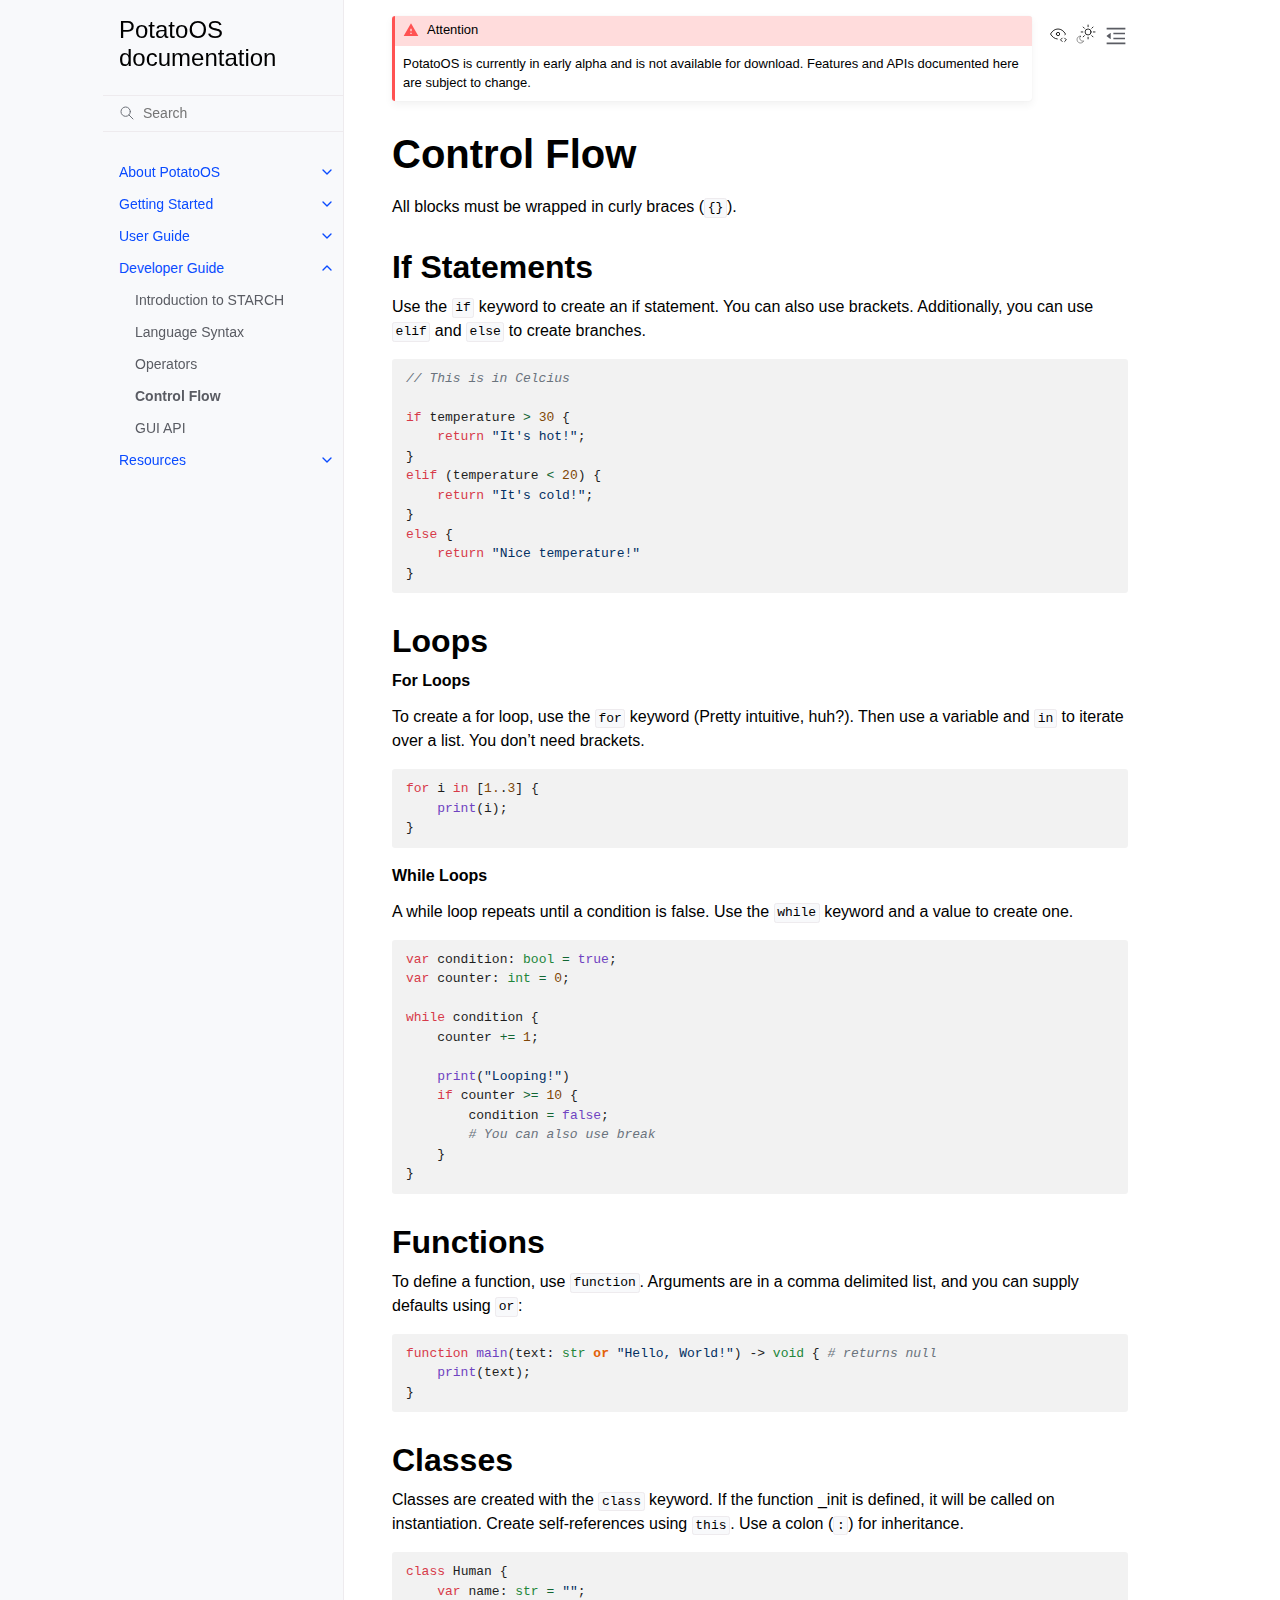
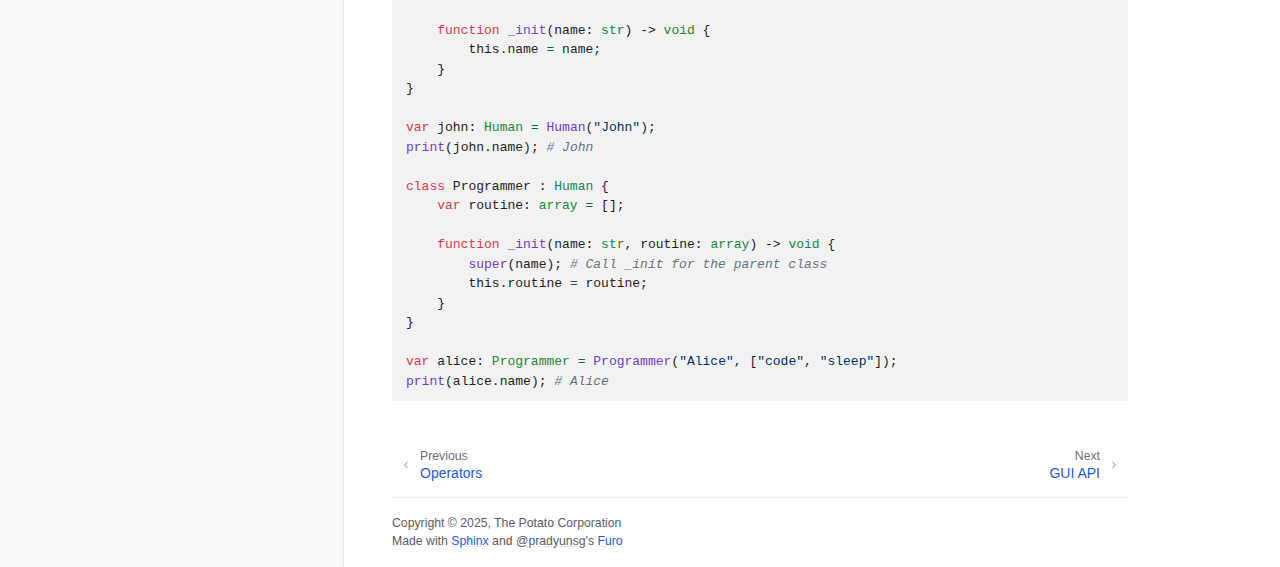
<file: docs/developer_guide/flow/index.html>
<!doctype html>
<html class="no-js" lang="en" data-content_root="../../">
  <head><meta charset="utf-8">
    <meta name="viewport" content="width=device-width,initial-scale=1">
    <meta name="color-scheme" content="light dark"><meta name="viewport" content="width=device-width, initial-scale=1" />
<link rel="index" title="Index" href="../../genindex/"><link rel="search" title="Search" href="../../search/"><link rel="next" title="GUI API" href="../gui/"><link rel="prev" title="Operators" href="../operators/">

    <!-- Generated with Sphinx 8.2.3 and Furo 2025.09.25 -->
        <title>Control Flow - PotatoOS documentation</title>
      <link rel="stylesheet" type="text/css" href="../../_static/pygments.css?v=d111a655" />
    <link rel="stylesheet" type="text/css" href="../../_static/styles/furo.css?v=580074bf" />
    <link rel="stylesheet" type="text/css" href="../../_static/copybutton.css?v=76b2166b" />
    <link rel="stylesheet" type="text/css" href="../../_static/styles/furo-extensions.css?v=8dab3a3b" />
    <link rel="stylesheet" type="text/css" href="../../_static/highlight.css?v=6fe66a34" />
    
    


<style>
  body {
    --color-code-background: #f2f2f2;
  --color-code-foreground: #1e1e1e;
  
  }
  @media not print {
    body[data-theme="dark"] {
      --color-code-background: #202020;
  --color-code-foreground: #d0d0d0;
  
    }
    @media (prefers-color-scheme: dark) {
      body:not([data-theme="light"]) {
        --color-code-background: #202020;
  --color-code-foreground: #d0d0d0;
  
      }
    }
  }
</style></head>
  <body>
    
    <script>
      document.body.dataset.theme = localStorage.getItem("theme") || "auto";
    </script>
    

<svg xmlns="http://www.w3.org/2000/svg" style="display: none;">
  <symbol id="svg-toc" viewBox="0 0 24 24">
    <title>Contents</title>
    <svg stroke="currentColor" fill="currentColor" stroke-width="0" viewBox="0 0 1024 1024">
      <path d="M408 442h480c4.4 0 8-3.6 8-8v-56c0-4.4-3.6-8-8-8H408c-4.4 0-8 3.6-8 8v56c0 4.4 3.6 8 8 8zm-8 204c0 4.4 3.6 8 8 8h480c4.4 0 8-3.6 8-8v-56c0-4.4-3.6-8-8-8H408c-4.4 0-8 3.6-8 8v56zm504-486H120c-4.4 0-8 3.6-8 8v56c0 4.4 3.6 8 8 8h784c4.4 0 8-3.6 8-8v-56c0-4.4-3.6-8-8-8zm0 632H120c-4.4 0-8 3.6-8 8v56c0 4.4 3.6 8 8 8h784c4.4 0 8-3.6 8-8v-56c0-4.4-3.6-8-8-8zM115.4 518.9L271.7 642c5.8 4.6 14.4.5 14.4-6.9V388.9c0-7.4-8.5-11.5-14.4-6.9L115.4 505.1a8.74 8.74 0 0 0 0 13.8z"/>
    </svg>
  </symbol>
  <symbol id="svg-menu" viewBox="0 0 24 24">
    <title>Menu</title>
    <svg xmlns="http://www.w3.org/2000/svg" viewBox="0 0 24 24" fill="none" stroke="currentColor"
      stroke-width="2" stroke-linecap="round" stroke-linejoin="round" class="feather-menu">
      <line x1="3" y1="12" x2="21" y2="12"></line>
      <line x1="3" y1="6" x2="21" y2="6"></line>
      <line x1="3" y1="18" x2="21" y2="18"></line>
    </svg>
  </symbol>
  <symbol id="svg-arrow-right" viewBox="0 0 24 24">
    <title>Expand</title>
    <svg xmlns="http://www.w3.org/2000/svg" viewBox="0 0 24 24" fill="none" stroke="currentColor"
      stroke-width="2" stroke-linecap="round" stroke-linejoin="round" class="feather-chevron-right">
      <polyline points="9 18 15 12 9 6"></polyline>
    </svg>
  </symbol>
  <symbol id="svg-sun" viewBox="0 0 24 24">
    <title>Light mode</title>
    <svg xmlns="http://www.w3.org/2000/svg" viewBox="0 0 24 24" fill="none" stroke="currentColor"
      stroke-width="1" stroke-linecap="round" stroke-linejoin="round" class="feather-sun">
      <circle cx="12" cy="12" r="5"></circle>
      <line x1="12" y1="1" x2="12" y2="3"></line>
      <line x1="12" y1="21" x2="12" y2="23"></line>
      <line x1="4.22" y1="4.22" x2="5.64" y2="5.64"></line>
      <line x1="18.36" y1="18.36" x2="19.78" y2="19.78"></line>
      <line x1="1" y1="12" x2="3" y2="12"></line>
      <line x1="21" y1="12" x2="23" y2="12"></line>
      <line x1="4.22" y1="19.78" x2="5.64" y2="18.36"></line>
      <line x1="18.36" y1="5.64" x2="19.78" y2="4.22"></line>
    </svg>
  </symbol>
  <symbol id="svg-moon" viewBox="0 0 24 24">
    <title>Dark mode</title>
    <svg xmlns="http://www.w3.org/2000/svg" viewBox="0 0 24 24" fill="none" stroke="currentColor"
      stroke-width="1" stroke-linecap="round" stroke-linejoin="round" class="icon-tabler-moon">
      <path stroke="none" d="M0 0h24v24H0z" fill="none" />
      <path d="M12 3c.132 0 .263 0 .393 0a7.5 7.5 0 0 0 7.92 12.446a9 9 0 1 1 -8.313 -12.454z" />
    </svg>
  </symbol>
  <symbol id="svg-sun-with-moon" viewBox="0 0 24 24">
    <title>Auto light/dark, in light mode</title>
    <svg xmlns="http://www.w3.org/2000/svg" viewBox="0 0 24 24" fill="none" stroke="currentColor"
      stroke-width="1" stroke-linecap="round" stroke-linejoin="round"
      class="icon-custom-derived-from-feather-sun-and-tabler-moon">
      <path style="opacity: 50%" d="M 5.411 14.504 C 5.471 14.504 5.532 14.504 5.591 14.504 C 3.639 16.319 4.383 19.569 6.931 20.352 C 7.693 20.586 8.512 20.551 9.25 20.252 C 8.023 23.207 4.056 23.725 2.11 21.184 C 0.166 18.642 1.702 14.949 4.874 14.536 C 5.051 14.512 5.231 14.5 5.411 14.5 L 5.411 14.504 Z"/>
      <line x1="14.5" y1="3.25" x2="14.5" y2="1.25"/>
      <line x1="14.5" y1="15.85" x2="14.5" y2="17.85"/>
      <line x1="10.044" y1="5.094" x2="8.63" y2="3.68"/>
      <line x1="19" y1="14.05" x2="20.414" y2="15.464"/>
      <line x1="8.2" y1="9.55" x2="6.2" y2="9.55"/>
      <line x1="20.8" y1="9.55" x2="22.8" y2="9.55"/>
      <line x1="10.044" y1="14.006" x2="8.63" y2="15.42"/>
      <line x1="19" y1="5.05" x2="20.414" y2="3.636"/>
      <circle cx="14.5" cy="9.55" r="3.6"/>
    </svg>
  </symbol>
  <symbol id="svg-moon-with-sun" viewBox="0 0 24 24">
    <title>Auto light/dark, in dark mode</title>
    <svg xmlns="http://www.w3.org/2000/svg" viewBox="0 0 24 24" fill="none" stroke="currentColor"
      stroke-width="1" stroke-linecap="round" stroke-linejoin="round"
      class="icon-custom-derived-from-feather-sun-and-tabler-moon">
      <path d="M 8.282 7.007 C 8.385 7.007 8.494 7.007 8.595 7.007 C 5.18 10.184 6.481 15.869 10.942 17.24 C 12.275 17.648 13.706 17.589 15 17.066 C 12.851 22.236 5.91 23.143 2.505 18.696 C -0.897 14.249 1.791 7.786 7.342 7.063 C 7.652 7.021 7.965 7 8.282 7 L 8.282 7.007 Z"/>
      <line style="opacity: 50%" x1="18" y1="3.705" x2="18" y2="2.5"/>
      <line style="opacity: 50%" x1="18" y1="11.295" x2="18" y2="12.5"/>
      <line style="opacity: 50%" x1="15.316" y1="4.816" x2="14.464" y2="3.964"/>
      <line style="opacity: 50%" x1="20.711" y1="10.212" x2="21.563" y2="11.063"/>
      <line style="opacity: 50%" x1="14.205" y1="7.5" x2="13.001" y2="7.5"/>
      <line style="opacity: 50%" x1="21.795" y1="7.5" x2="23" y2="7.5"/>
      <line style="opacity: 50%" x1="15.316" y1="10.184" x2="14.464" y2="11.036"/>
      <line style="opacity: 50%" x1="20.711" y1="4.789" x2="21.563" y2="3.937"/>
      <circle style="opacity: 50%" cx="18" cy="7.5" r="2.169"/>
    </svg>
  </symbol>
  <symbol id="svg-pencil" viewBox="0 0 24 24">
    <svg xmlns="http://www.w3.org/2000/svg" viewBox="0 0 24 24" fill="none" stroke="currentColor"
      stroke-width="1" stroke-linecap="round" stroke-linejoin="round" class="icon-tabler-pencil-code">
      <path d="M4 20h4l10.5 -10.5a2.828 2.828 0 1 0 -4 -4l-10.5 10.5v4" />
      <path d="M13.5 6.5l4 4" />
      <path d="M20 21l2 -2l-2 -2" />
      <path d="M17 17l-2 2l2 2" />
    </svg>
  </symbol>
  <symbol id="svg-eye" viewBox="0 0 24 24">
    <svg xmlns="http://www.w3.org/2000/svg" viewBox="0 0 24 24" fill="none" stroke="currentColor"
      stroke-width="1" stroke-linecap="round" stroke-linejoin="round" class="icon-tabler-eye-code">
      <path stroke="none" d="M0 0h24v24H0z" fill="none" />
      <path d="M10 12a2 2 0 1 0 4 0a2 2 0 0 0 -4 0" />
      <path
        d="M11.11 17.958c-3.209 -.307 -5.91 -2.293 -8.11 -5.958c2.4 -4 5.4 -6 9 -6c3.6 0 6.6 2 9 6c-.21 .352 -.427 .688 -.647 1.008" />
      <path d="M20 21l2 -2l-2 -2" />
      <path d="M17 17l-2 2l2 2" />
    </svg>
  </symbol>
</svg>

<input type="checkbox" class="sidebar-toggle" name="__navigation" id="__navigation" aria-label="Toggle site navigation sidebar">
<input type="checkbox" class="sidebar-toggle" name="__toc" id="__toc" aria-label="Toggle table of contents sidebar">
<label class="overlay sidebar-overlay" for="__navigation"></label>
<label class="overlay toc-overlay" for="__toc"></label>

<a class="skip-to-content muted-link" href="#furo-main-content">Skip to content</a>



<div class="page">
  <header class="mobile-header">
    <div class="header-left">
      <label class="nav-overlay-icon" for="__navigation">
        <span class="icon"><svg><use href="#svg-menu"></use></svg></span>
      </label>
    </div>
    <div class="header-center">
      <a href="../../"><div class="brand">PotatoOS  documentation</div></a>
    </div>
    <div class="header-right">
      <div class="theme-toggle-container theme-toggle-header">
        <button class="theme-toggle" aria-label="Toggle Light / Dark / Auto color theme">
          <svg class="theme-icon-when-auto-light"><use href="#svg-sun-with-moon"></use></svg>
          <svg class="theme-icon-when-auto-dark"><use href="#svg-moon-with-sun"></use></svg>
          <svg class="theme-icon-when-dark"><use href="#svg-moon"></use></svg>
          <svg class="theme-icon-when-light"><use href="#svg-sun"></use></svg>
        </button>
      </div>
      <label class="toc-overlay-icon toc-header-icon" for="__toc">
        <span class="icon"><svg><use href="#svg-toc"></use></svg></span>
      </label>
    </div>
  </header>
  <aside class="sidebar-drawer">
    <div class="sidebar-container">
      
      <div class="sidebar-sticky"><a class="sidebar-brand" href="../../">
  
  <span class="sidebar-brand-text">PotatoOS  documentation</span>
  
</a><form class="sidebar-search-container" method="get" action="../../search/" role="search">
  <input class="sidebar-search" placeholder="Search" name="q" aria-label="Search">
  <input type="hidden" name="check_keywords" value="yes">
  <input type="hidden" name="area" value="default">
</form>
<div id="searchbox"></div><div class="sidebar-scroll"><div class="sidebar-tree">
  <ul class="current">
<li class="toctree-l1 has-children"><a class="reference internal" href="../../about/">About PotatoOS</a><input aria-label="Toggle navigation of About PotatoOS" class="toctree-checkbox" id="toctree-checkbox-1" name="toctree-checkbox-1" role="switch" type="checkbox"/><label for="toctree-checkbox-1"><span class="icon"><svg><use href="#svg-arrow-right"></use></svg></span></label><ul>
<li class="toctree-l2"><a class="reference internal" href="../../about/introduction/">Introduction</a></li>
<li class="toctree-l2"><a class="reference internal" href="../../about/features/">Features</a></li>
<li class="toctree-l2"><a class="reference internal" href="../../about/philosophy/">Design Philosophy</a></li>
<li class="toctree-l2"><a class="reference internal" href="../../about/architecture/">Architecture</a></li>
</ul>
</li>
<li class="toctree-l1 has-children"><a class="reference internal" href="../../getting_started/">Getting Started</a><input aria-label="Toggle navigation of Getting Started" class="toctree-checkbox" id="toctree-checkbox-2" name="toctree-checkbox-2" role="switch" type="checkbox"/><label for="toctree-checkbox-2"><span class="icon"><svg><use href="#svg-arrow-right"></use></svg></span></label><ul>
<li class="toctree-l2"><a class="reference internal" href="../../getting_started/introduction/">Introduction</a></li>
<li class="toctree-l2"><a class="reference internal" href="../../getting_started/installation/">Installation</a></li>
<li class="toctree-l2"><a class="reference internal" href="../../getting_started/usage/">Usage and Navigation</a></li>
<li class="toctree-l2"><a class="reference internal" href="../../getting_started/quickstart/">Your First Program</a></li>
</ul>
</li>
<li class="toctree-l1 has-children"><a class="reference internal" href="../../user_guide/">User Guide</a><input aria-label="Toggle navigation of User Guide" class="toctree-checkbox" id="toctree-checkbox-3" name="toctree-checkbox-3" role="switch" type="checkbox"/><label for="toctree-checkbox-3"><span class="icon"><svg><use href="#svg-arrow-right"></use></svg></span></label><ul>
<li class="toctree-l2"><a class="reference internal" href="../../user_guide/mash/">Mash Reference</a></li>
<li class="toctree-l2"><a class="reference internal" href="../../user_guide/files/">File System and Permissions</a></li>
<li class="toctree-l2"><a class="reference internal" href="../../user_guide/config/">Customisation</a></li>
<li class="toctree-l2"><a class="reference internal" href="../../user_guide/apps/">Built-in Apps</a></li>
</ul>
</li>
<li class="toctree-l1 current has-children"><a class="reference internal" href="../">Developer Guide</a><input aria-label="Toggle navigation of Developer Guide" checked="" class="toctree-checkbox" id="toctree-checkbox-4" name="toctree-checkbox-4" role="switch" type="checkbox"/><label for="toctree-checkbox-4"><span class="icon"><svg><use href="#svg-arrow-right"></use></svg></span></label><ul class="current">
<li class="toctree-l2"><a class="reference internal" href="../introduction/">Introduction to STARCH</a></li>
<li class="toctree-l2"><a class="reference internal" href="../syntax/">Language Syntax</a></li>
<li class="toctree-l2"><a class="reference internal" href="../operators/">Operators</a></li>
<li class="toctree-l2 current current-page"><a class="current reference internal" href="#">Control Flow</a></li>
<li class="toctree-l2"><a class="reference internal" href="../gui/">GUI API</a></li>
</ul>
</li>
<li class="toctree-l1 has-children"><a class="reference internal" href="../../resources/">Resources</a><input aria-label="Toggle navigation of Resources" class="toctree-checkbox" id="toctree-checkbox-5" name="toctree-checkbox-5" role="switch" type="checkbox"/><label for="toctree-checkbox-5"><span class="icon"><svg><use href="#svg-arrow-right"></use></svg></span></label><ul>
<li class="toctree-l2"><a class="reference internal" href="../../resources/tutorials/">Tutorials</a></li>
<li class="toctree-l2"><a class="reference internal" href="../../resources/faq/">Frequently Asked Questions</a></li>
<li class="toctree-l2"><a class="reference internal" href="../../resources/contributing/">Contributing</a></li>
<li class="toctree-l2"><a class="reference internal" href="../../resources/license/">License</a></li>
</ul>
</li>
</ul>

</div>
</div>

      </div>
      
    </div>
  </aside>
  <div class="main">
    <div class="content">
      <div class="article-container">
        <a href="#" class="back-to-top muted-link">
          <svg xmlns="http://www.w3.org/2000/svg" viewBox="0 0 24 24">
            <path d="M13 20h-2V8l-5.5 5.5-1.42-1.42L12 4.16l7.92 7.92-1.42 1.42L13 8v12z"></path>
          </svg>
          <span>Back to top</span>
        </a>
        <div class="content-icon-container">
          <div class="view-this-page">
  <a class="muted-link" href="../../_sources/developer_guide/flow.rst.txt" title="View this page">
    <svg><use href="#svg-eye"></use></svg>
    <span class="visually-hidden">View this page</span>
  </a>
</div>
<div class="theme-toggle-container theme-toggle-content">
            <button class="theme-toggle" aria-label="Toggle Light / Dark / Auto color theme">
              <svg class="theme-icon-when-auto-light"><use href="#svg-sun-with-moon"></use></svg>
              <svg class="theme-icon-when-auto-dark"><use href="#svg-moon-with-sun"></use></svg>
              <svg class="theme-icon-when-dark"><use href="#svg-moon"></use></svg>
              <svg class="theme-icon-when-light"><use href="#svg-sun"></use></svg>
            </button>
          </div>
          <label class="toc-overlay-icon toc-content-icon" for="__toc">
            <span class="icon"><svg><use href="#svg-toc"></use></svg></span>
          </label>
        </div>
        <article role="main" id="furo-main-content">
          <div class="admonition attention">
<p class="admonition-title">Attention</p>
<p>PotatoOS is currently in early alpha and is not available for download. Features and APIs documented here are subject to change.</p>
</div>
<section id="control-flow">
<h1>Control Flow<a class="headerlink" href="#control-flow" title="Link to this heading">¶</a></h1>
<p>All blocks must be wrapped in curly braces (<code class="docutils literal notranslate"><span class="pre">{}</span></code>).</p>
<section id="if-statements">
<h2>If Statements<a class="headerlink" href="#if-statements" title="Link to this heading">¶</a></h2>
<p>Use the <code class="docutils literal notranslate"><span class="pre">if</span></code> keyword to create an if statement. You can also use brackets. Additionally, you can use <code class="docutils literal notranslate"><span class="pre">elif</span></code> and <code class="docutils literal notranslate"><span class="pre">else</span></code> to create branches.</p>
<div class="highlight-starch notranslate"><div class="highlight"><pre><span></span><span class="c1">// This is in Celcius</span>

<span class="k">if</span> <span class="n">temperature</span> <span class="o">&gt;</span> <span class="mi">30</span> <span class="p">{</span>
    <span class="k">return</span> <span class="s2">&quot;It&#39;s hot!&quot;</span><span class="p">;</span>
<span class="p">}</span>
<span class="k">elif</span> <span class="p">(</span><span class="n">temperature</span> <span class="o">&lt;</span> <span class="mi">20</span><span class="p">)</span> <span class="p">{</span>
    <span class="k">return</span> <span class="s2">&quot;It&#39;s cold!&quot;</span><span class="p">;</span>
<span class="p">}</span>
<span class="k">else</span> <span class="p">{</span>
    <span class="k">return</span> <span class="s2">&quot;Nice temperature!&quot;</span>
<span class="p">}</span>
</pre></div>
</div>
</section>
<section id="loops">
<h2>Loops<a class="headerlink" href="#loops" title="Link to this heading">¶</a></h2>
<p><strong>For Loops</strong></p>
<p>To create a for loop, use the <code class="docutils literal notranslate"><span class="pre">for</span></code> keyword (Pretty intuitive, huh?). Then use a variable and <code class="docutils literal notranslate"><span class="pre">in</span></code> to iterate over a list. You don’t need brackets.</p>
<div class="highlight-starch notranslate"><div class="highlight"><pre><span></span><span class="k">for</span> <span class="n">i</span> <span class="k">in</span> <span class="p">[</span><span class="mf">1.</span><span class="p">.</span><span class="mi">3</span><span class="p">]</span> <span class="p">{</span>
    <span class="nf">print</span><span class="p">(</span><span class="n">i</span><span class="p">);</span>
<span class="p">}</span>
</pre></div>
</div>
<p><strong>While Loops</strong></p>
<p>A while loop repeats until a condition is false. Use the <code class="docutils literal notranslate"><span class="pre">while</span></code> keyword and a value to create one.</p>
<div class="highlight-starch notranslate"><div class="highlight"><pre><span></span><span class="kd">var</span> <span class="n">condition</span><span class="p">:</span><span class="kt"> bool</span> <span class="o">=</span> <span class="kc">true</span><span class="p">;</span>
<span class="kd">var</span> <span class="n">counter</span><span class="p">:</span><span class="kt"> int</span> <span class="o">=</span> <span class="mi">0</span><span class="p">;</span>

<span class="k">while</span> <span class="n">condition</span> <span class="p">{</span>
    <span class="n">counter</span> <span class="o">+=</span> <span class="mi">1</span><span class="p">;</span>

    <span class="nf">print</span><span class="p">(</span><span class="s2">&quot;Looping!&quot;</span><span class="p">)</span>
    <span class="k">if</span> <span class="n">counter</span> <span class="o">&gt;=</span> <span class="mi">10</span> <span class="p">{</span>
        <span class="n">condition</span> <span class="o">=</span> <span class="kc">false</span><span class="p">;</span>
        <span class="c1"># You can also use break</span>
    <span class="p">}</span>
<span class="p">}</span>
</pre></div>
</div>
</section>
<section id="functions">
<h2>Functions<a class="headerlink" href="#functions" title="Link to this heading">¶</a></h2>
<p>To define a function, use <code class="docutils literal notranslate"><span class="pre">function</span></code>. Arguments are in a comma delimited list, and you can supply defaults using <code class="docutils literal notranslate"><span class="pre">or</span></code>:</p>
<div class="highlight-starch notranslate"><div class="highlight"><pre><span></span><span class="kd">function</span> <span class="nf">main</span><span class="p">(</span><span class="n">text</span><span class="p">:</span><span class="kt"> str</span> <span class="ow">or</span> <span class="s2">&quot;Hello, World!&quot;</span><span class="p">)</span> <span class="p">-&gt;</span> <span class="kt">void</span> <span class="p">{</span> <span class="c1"># returns null</span>
    <span class="nf">print</span><span class="p">(</span><span class="n">text</span><span class="p">);</span>
<span class="p">}</span>
</pre></div>
</div>
</section>
<section id="classes">
<h2>Classes<a class="headerlink" href="#classes" title="Link to this heading">¶</a></h2>
<p>Classes are created with the <code class="docutils literal notranslate"><span class="pre">class</span></code> keyword. If the function _init is defined, it will be called on instantiation. Create self-references using <code class="docutils literal notranslate"><span class="pre">this</span></code>. Use a colon (<code class="docutils literal notranslate"><span class="pre">:</span></code>) for inheritance.</p>
<div class="highlight-starch notranslate"><div class="highlight"><pre><span></span><span class="kd">class</span> <span class="n">Human</span> <span class="p">{</span>
    <span class="kd">var</span> <span class="n">name</span><span class="p">:</span><span class="kt"> str</span> <span class="o">=</span> <span class="s2">&quot;&quot;</span><span class="p">;</span>

    <span class="kd">function</span> <span class="nf">_init</span><span class="p">(</span><span class="n">name</span><span class="p">:</span><span class="kt"> str</span><span class="p">)</span> <span class="p">-&gt;</span> <span class="kt">void</span> <span class="p">{</span>
        <span class="n">this</span><span class="p">.</span><span class="n">name</span> <span class="o">=</span> <span class="n">name</span><span class="p">;</span>
    <span class="p">}</span>
<span class="p">}</span>

<span class="kd">var</span> <span class="n">john</span><span class="p">:</span><span class="kt"> Human</span> <span class="o">=</span> <span class="nf">Human</span><span class="p">(</span><span class="s2">&quot;John&quot;</span><span class="p">);</span>
<span class="nf">print</span><span class="p">(</span><span class="n">john</span><span class="p">.</span><span class="n">name</span><span class="p">);</span> <span class="c1"># John</span>

<span class="kd">class</span> <span class="n">Programmer</span> <span class="p">:</span><span class="kt"> Human</span> <span class="p">{</span>
    <span class="kd">var</span> <span class="n">routine</span><span class="p">:</span><span class="kt"> array</span> <span class="o">=</span> <span class="p">[];</span>

    <span class="kd">function</span> <span class="nf">_init</span><span class="p">(</span><span class="n">name</span><span class="p">:</span><span class="kt"> str</span><span class="p">,</span> <span class="n">routine</span><span class="p">:</span><span class="kt"> array</span><span class="p">)</span> <span class="p">-&gt;</span> <span class="kt">void</span> <span class="p">{</span>
        <span class="nf">super</span><span class="p">(</span><span class="n">name</span><span class="p">);</span> <span class="c1"># Call _init for the parent class</span>
        <span class="n">this</span><span class="p">.</span><span class="n">routine</span> <span class="o">=</span> <span class="n">routine</span><span class="p">;</span>
    <span class="p">}</span>
<span class="p">}</span>

<span class="kd">var</span> <span class="n">alice</span><span class="p">:</span><span class="kt"> Programmer</span> <span class="o">=</span> <span class="nf">Programmer</span><span class="p">(</span><span class="s2">&quot;Alice&quot;</span><span class="p">,</span> <span class="p">[</span><span class="s2">&quot;code&quot;</span><span class="p">,</span> <span class="s2">&quot;sleep&quot;</span><span class="p">]);</span>
<span class="nf">print</span><span class="p">(</span><span class="n">alice</span><span class="p">.</span><span class="n">name</span><span class="p">);</span> <span class="c1"># Alice</span>
</pre></div>
</div>
</section>
</section>

        </article>
      </div>
      <footer>
        
        <div class="related-pages">
          <a class="next-page" href="../gui/">
              <div class="page-info">
                <div class="context">
                  <span>Next</span>
                </div>
                <div class="title">GUI API</div>
              </div>
              <svg class="furo-related-icon"><use href="#svg-arrow-right"></use></svg>
            </a>
          <a class="prev-page" href="../operators/">
              <svg class="furo-related-icon"><use href="#svg-arrow-right"></use></svg>
              <div class="page-info">
                <div class="context">
                  <span>Previous</span>
                </div>
                
                <div class="title">Operators</div>
                
              </div>
            </a>
        </div>
        <div class="bottom-of-page">
          <div class="left-details">
            <div class="copyright">
                Copyright &#169; 2025, The Potato Corporation
            </div>
            Made with <a href="https://www.sphinx-doc.org/">Sphinx</a> and <a class="muted-link" href="https://pradyunsg.me">@pradyunsg</a>'s
            
            <a href="https://github.com/pradyunsg/furo">Furo</a>
            
          </div>
          <div class="right-details">
            
          </div>
        </div>
        
      </footer>
    </div>
    <aside class="toc-drawer">
      
      
      <div class="toc-sticky toc-scroll">
        <div class="toc-title-container">
          <span class="toc-title">
            On this page
          </span>
        </div>
        <div class="toc-tree-container">
          <div class="toc-tree">
            <ul>
<li><a class="reference internal" href="#">Control Flow</a><ul>
<li><a class="reference internal" href="#if-statements">If Statements</a></li>
<li><a class="reference internal" href="#loops">Loops</a></li>
<li><a class="reference internal" href="#functions">Functions</a></li>
<li><a class="reference internal" href="#classes">Classes</a></li>
</ul>
</li>
</ul>

          </div>
        </div>
      </div>
      
      
    </aside>
  </div>
</div><script src="../../_static/documentation_options.js?v=187304be"></script>
    <script src="../../_static/doctools.js?v=9bcbadda"></script>
    <script src="../../_static/sphinx_highlight.js?v=dc90522c"></script>
    <script src="../../_static/scripts/furo.js?v=46bd48cc"></script>
    <script src="../../_static/clipboard.min.js?v=a7894cd8"></script>
    <script src="../../_static/copybutton.js?v=f281be69"></script>
    </body>
</html>
</file>
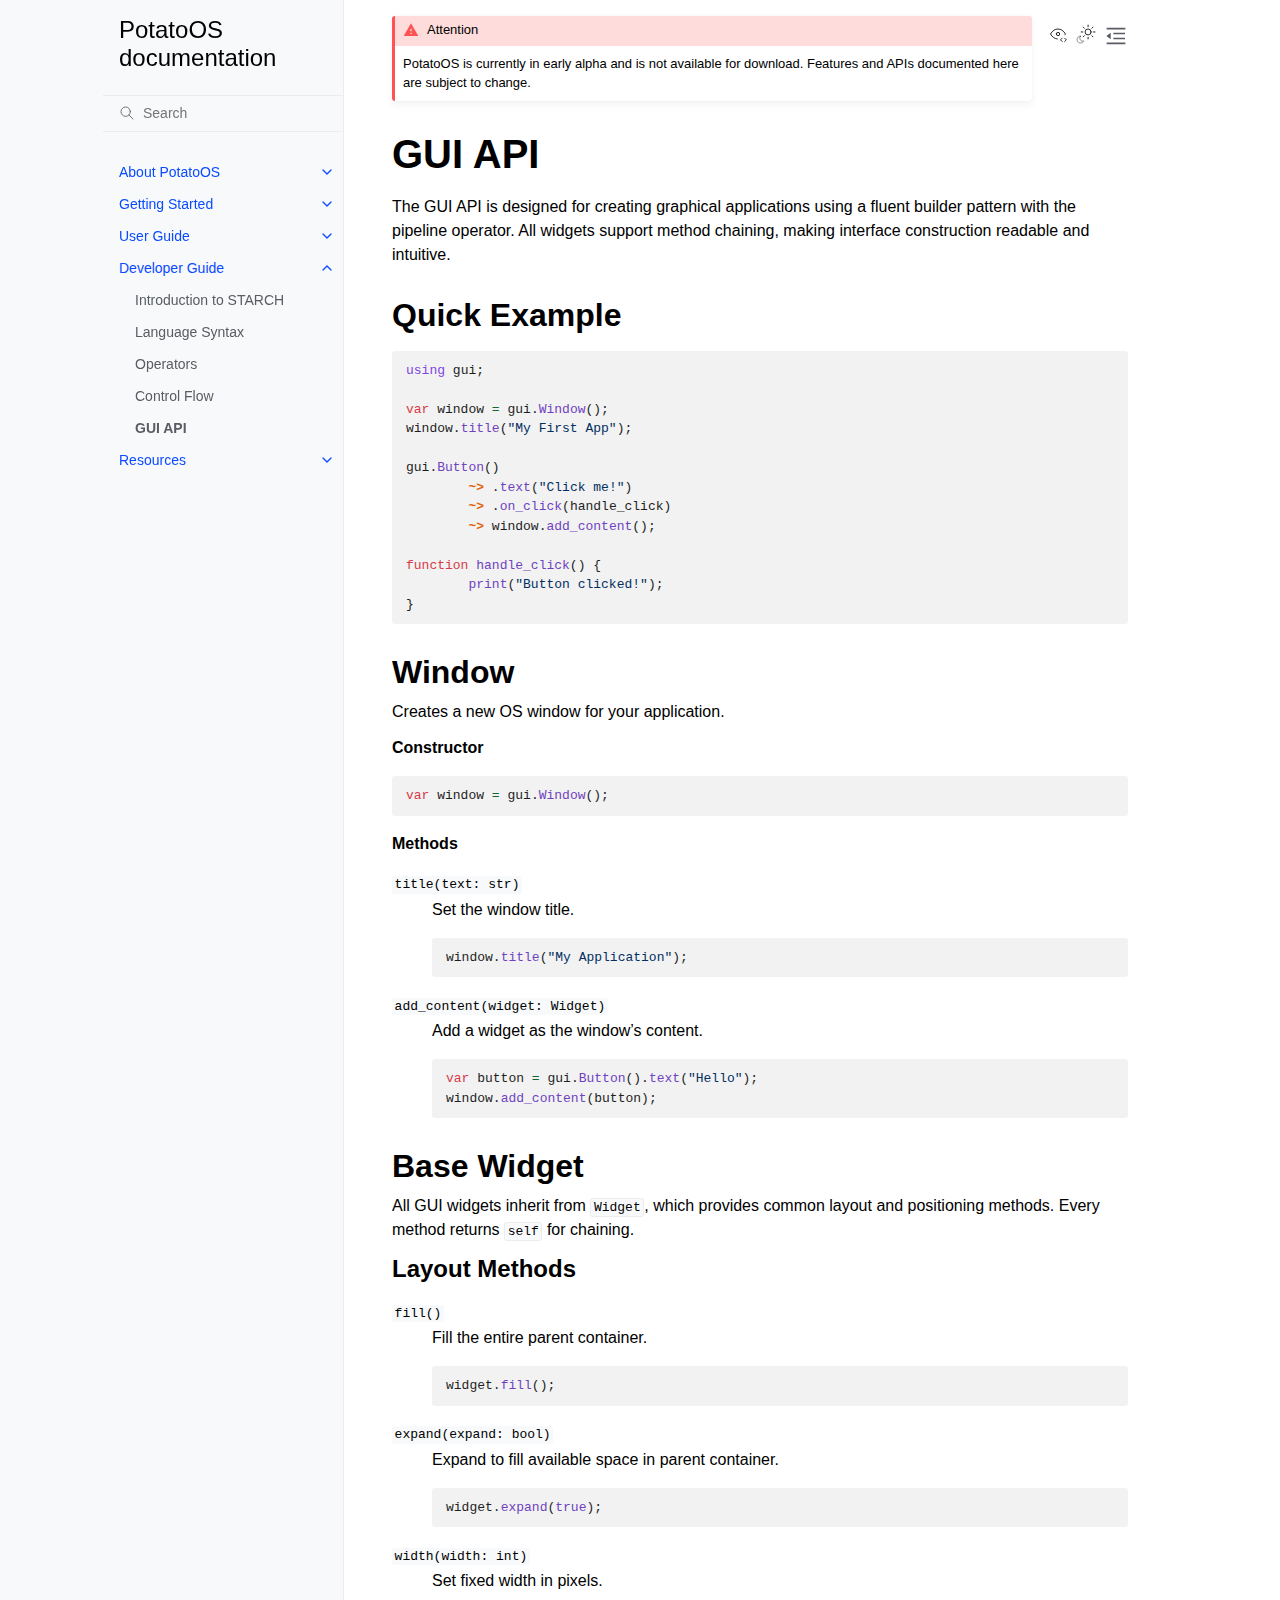
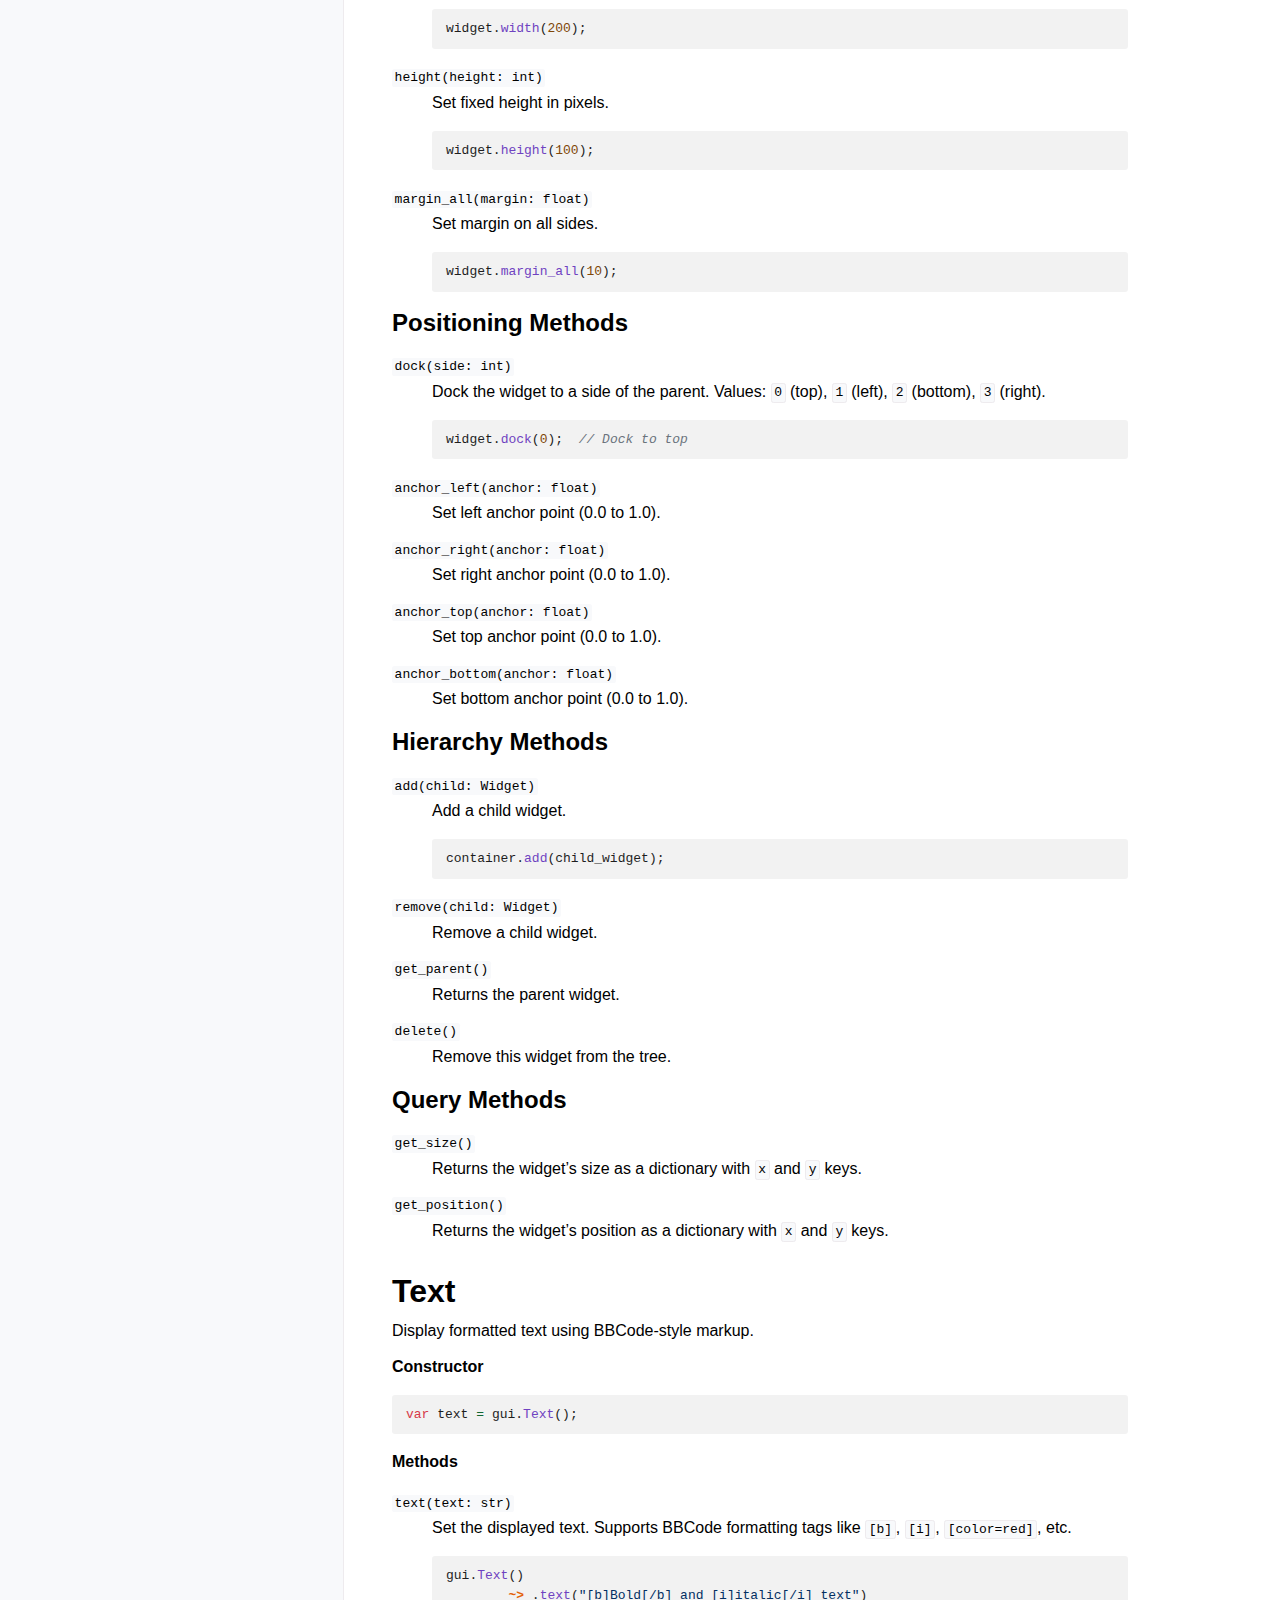
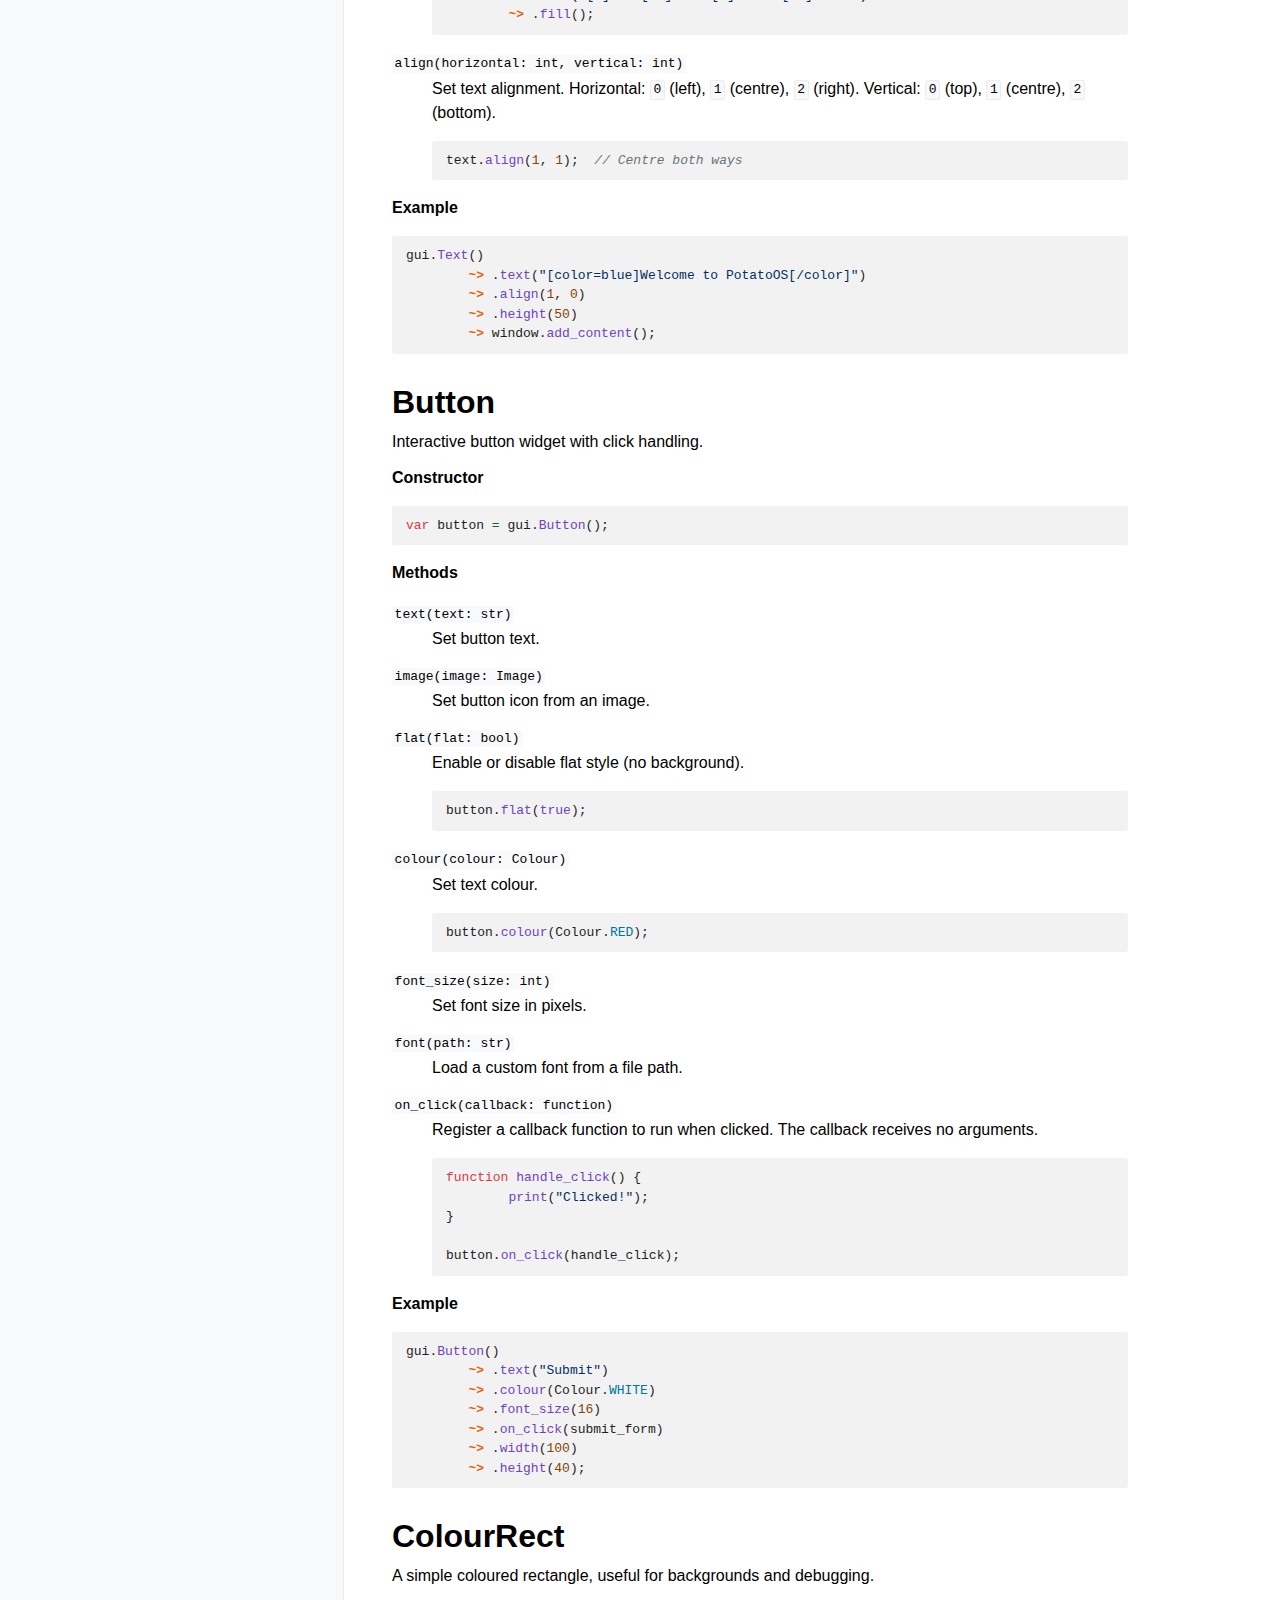
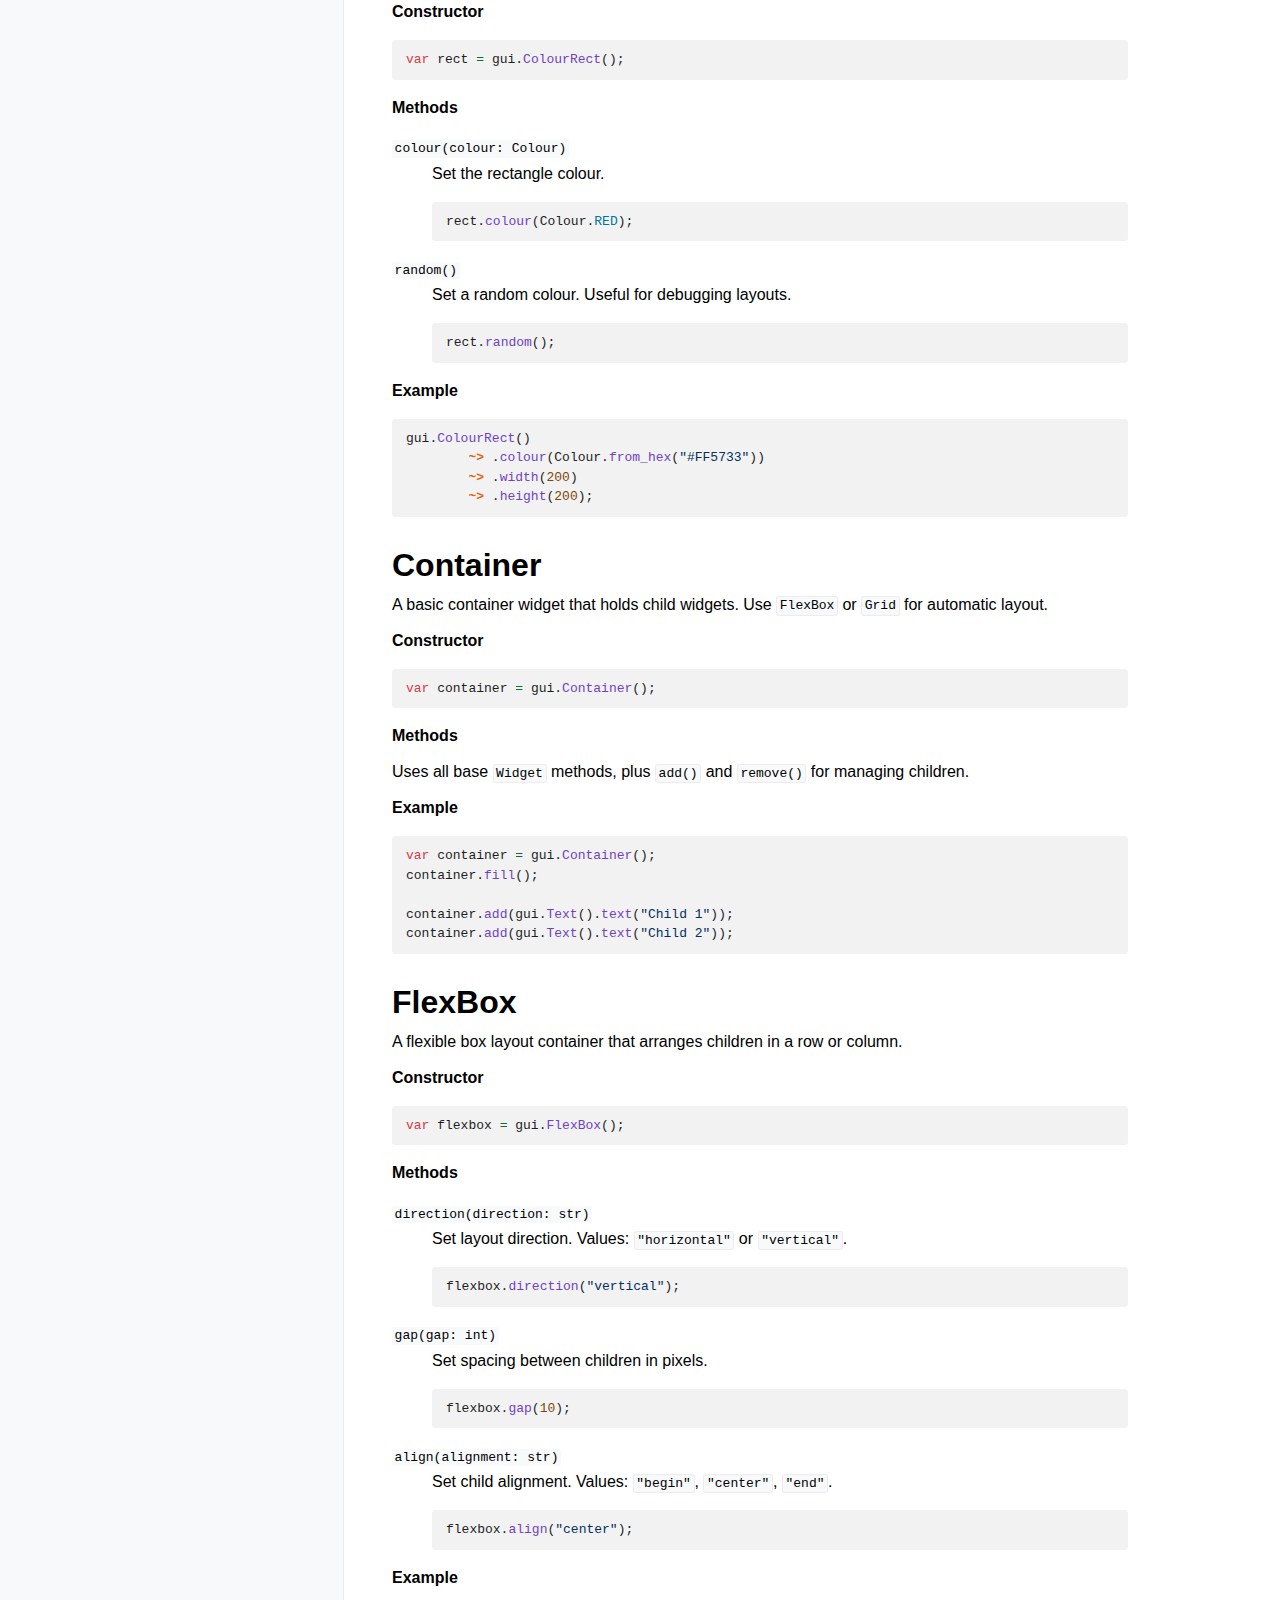
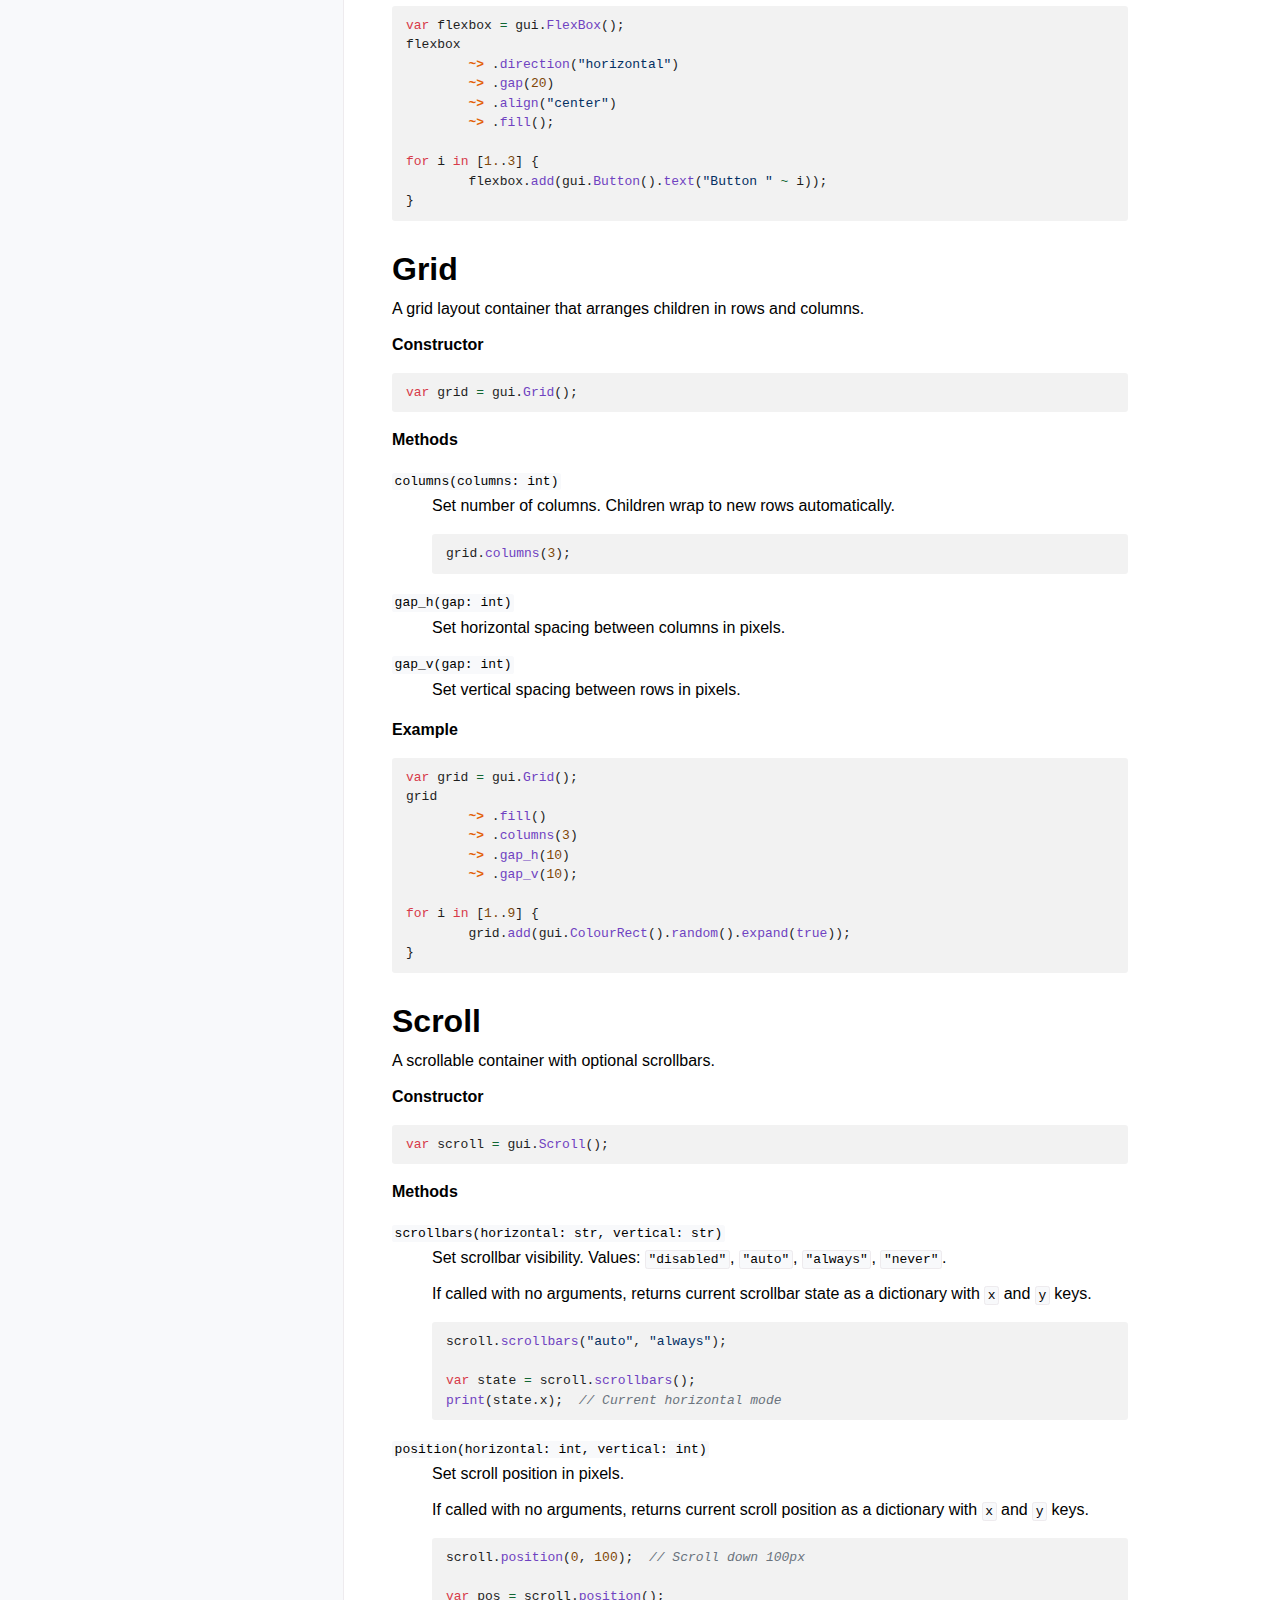
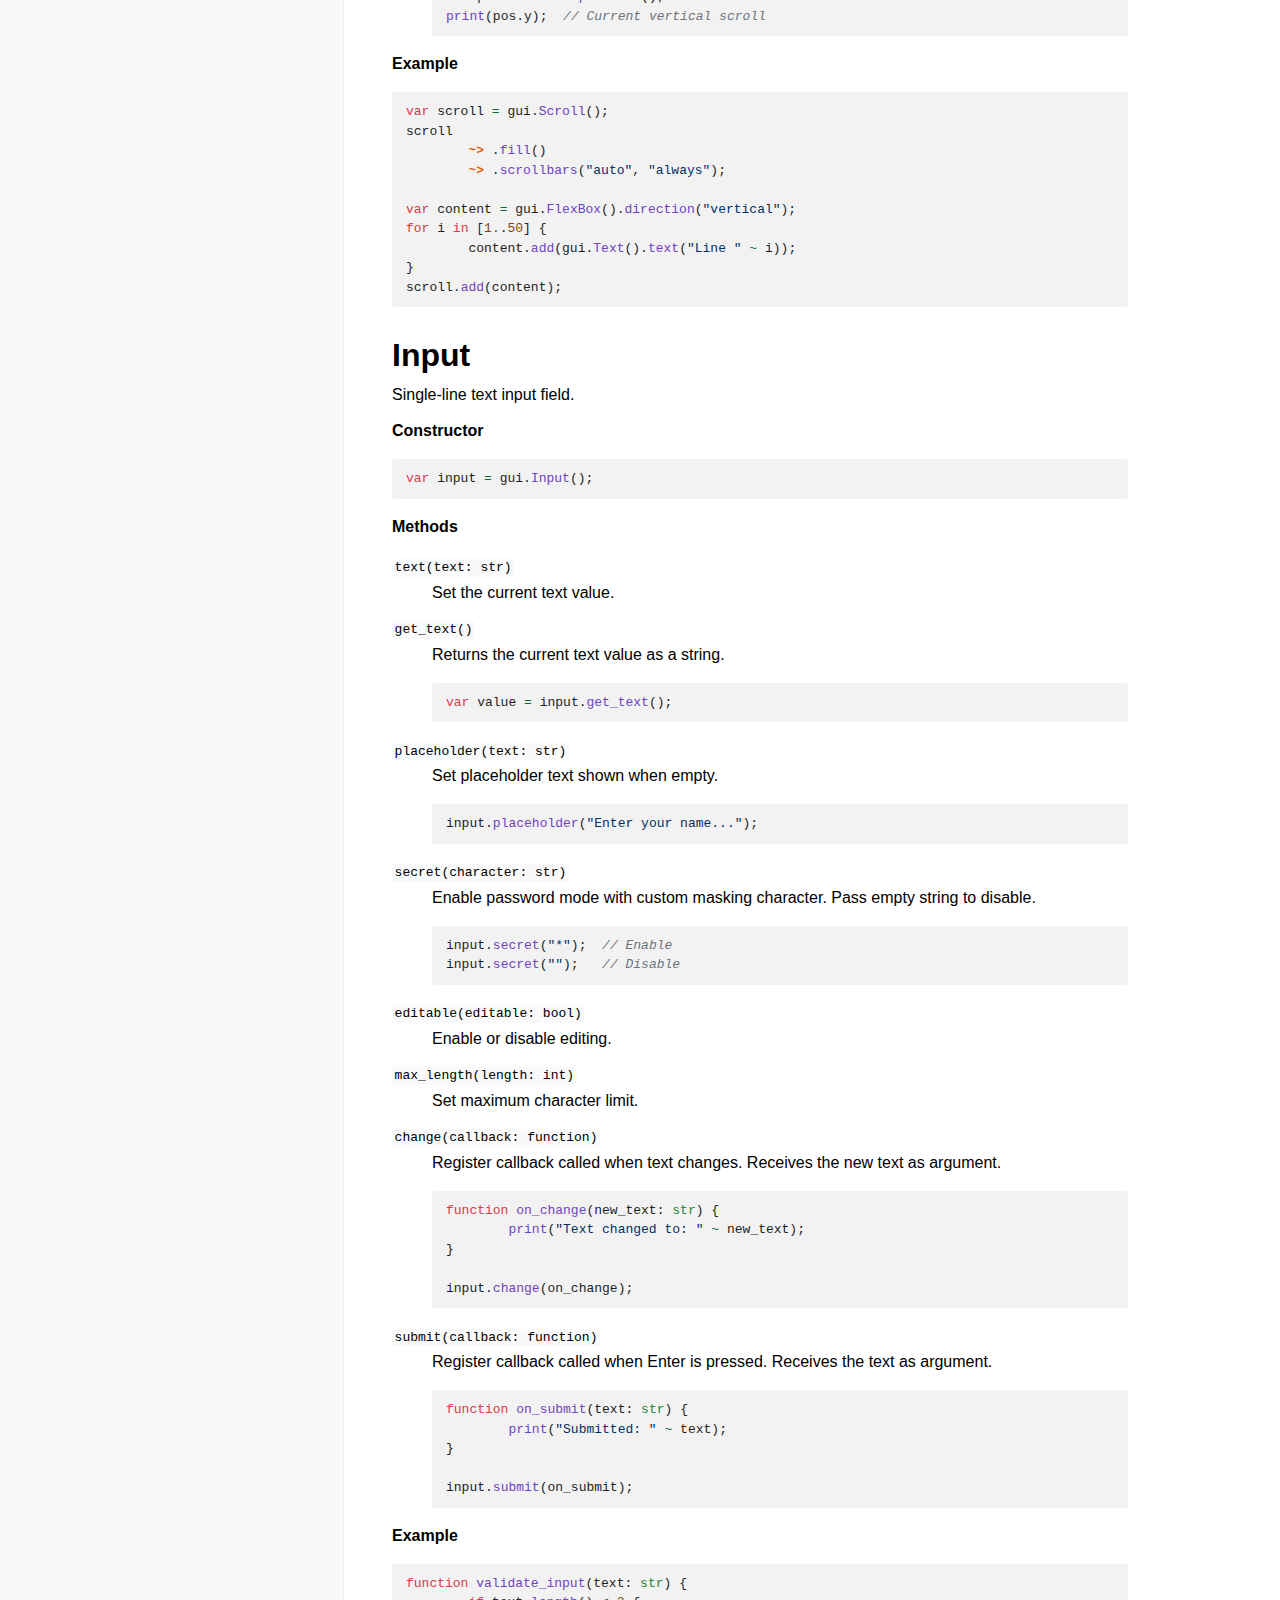
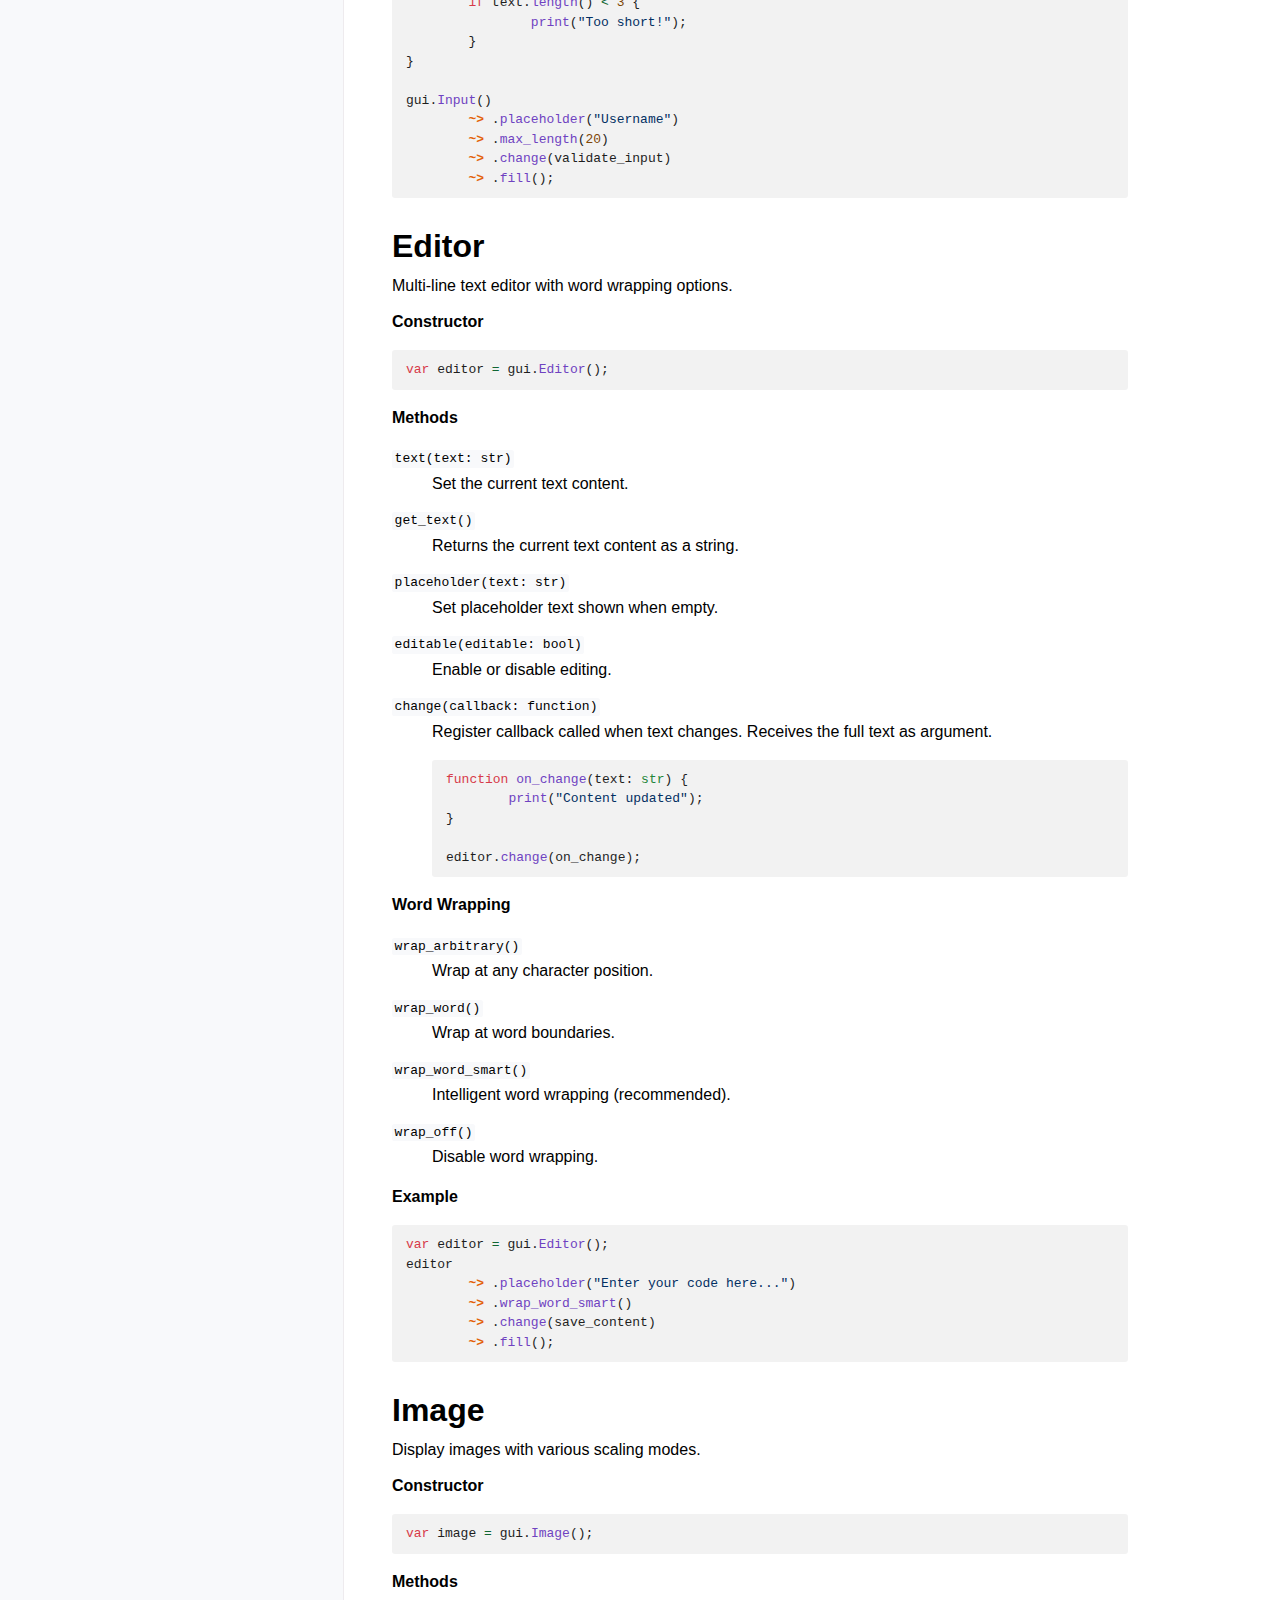
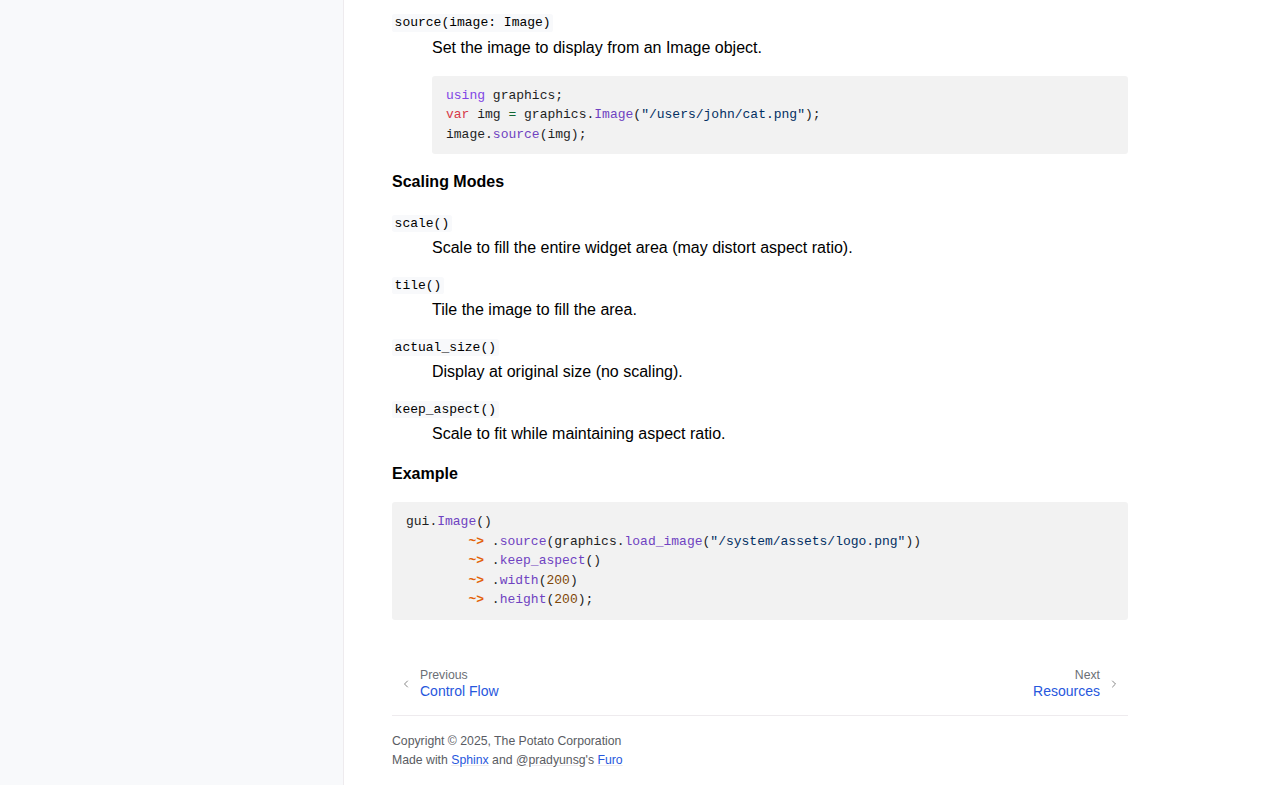
<file: docs/developer_guide/gui/index.html>
<!doctype html>
<html class="no-js" lang="en" data-content_root="../../">
  <head><meta charset="utf-8">
    <meta name="viewport" content="width=device-width,initial-scale=1">
    <meta name="color-scheme" content="light dark"><meta name="viewport" content="width=device-width, initial-scale=1" />
<link rel="index" title="Index" href="../../genindex/"><link rel="search" title="Search" href="../../search/"><link rel="next" title="Resources" href="../../resources/"><link rel="prev" title="Control Flow" href="../flow/">

    <!-- Generated with Sphinx 8.2.3 and Furo 2025.09.25 -->
        <title>GUI API - PotatoOS documentation</title>
      <link rel="stylesheet" type="text/css" href="../../_static/pygments.css?v=d111a655" />
    <link rel="stylesheet" type="text/css" href="../../_static/styles/furo.css?v=580074bf" />
    <link rel="stylesheet" type="text/css" href="../../_static/copybutton.css?v=76b2166b" />
    <link rel="stylesheet" type="text/css" href="../../_static/styles/furo-extensions.css?v=8dab3a3b" />
    <link rel="stylesheet" type="text/css" href="../../_static/highlight.css?v=6fe66a34" />
    
    


<style>
  body {
    --color-code-background: #f2f2f2;
  --color-code-foreground: #1e1e1e;
  
  }
  @media not print {
    body[data-theme="dark"] {
      --color-code-background: #202020;
  --color-code-foreground: #d0d0d0;
  
    }
    @media (prefers-color-scheme: dark) {
      body:not([data-theme="light"]) {
        --color-code-background: #202020;
  --color-code-foreground: #d0d0d0;
  
      }
    }
  }
</style></head>
  <body>
    
    <script>
      document.body.dataset.theme = localStorage.getItem("theme") || "auto";
    </script>
    

<svg xmlns="http://www.w3.org/2000/svg" style="display: none;">
  <symbol id="svg-toc" viewBox="0 0 24 24">
    <title>Contents</title>
    <svg stroke="currentColor" fill="currentColor" stroke-width="0" viewBox="0 0 1024 1024">
      <path d="M408 442h480c4.4 0 8-3.6 8-8v-56c0-4.4-3.6-8-8-8H408c-4.4 0-8 3.6-8 8v56c0 4.4 3.6 8 8 8zm-8 204c0 4.4 3.6 8 8 8h480c4.4 0 8-3.6 8-8v-56c0-4.4-3.6-8-8-8H408c-4.4 0-8 3.6-8 8v56zm504-486H120c-4.4 0-8 3.6-8 8v56c0 4.4 3.6 8 8 8h784c4.4 0 8-3.6 8-8v-56c0-4.4-3.6-8-8-8zm0 632H120c-4.4 0-8 3.6-8 8v56c0 4.4 3.6 8 8 8h784c4.4 0 8-3.6 8-8v-56c0-4.4-3.6-8-8-8zM115.4 518.9L271.7 642c5.8 4.6 14.4.5 14.4-6.9V388.9c0-7.4-8.5-11.5-14.4-6.9L115.4 505.1a8.74 8.74 0 0 0 0 13.8z"/>
    </svg>
  </symbol>
  <symbol id="svg-menu" viewBox="0 0 24 24">
    <title>Menu</title>
    <svg xmlns="http://www.w3.org/2000/svg" viewBox="0 0 24 24" fill="none" stroke="currentColor"
      stroke-width="2" stroke-linecap="round" stroke-linejoin="round" class="feather-menu">
      <line x1="3" y1="12" x2="21" y2="12"></line>
      <line x1="3" y1="6" x2="21" y2="6"></line>
      <line x1="3" y1="18" x2="21" y2="18"></line>
    </svg>
  </symbol>
  <symbol id="svg-arrow-right" viewBox="0 0 24 24">
    <title>Expand</title>
    <svg xmlns="http://www.w3.org/2000/svg" viewBox="0 0 24 24" fill="none" stroke="currentColor"
      stroke-width="2" stroke-linecap="round" stroke-linejoin="round" class="feather-chevron-right">
      <polyline points="9 18 15 12 9 6"></polyline>
    </svg>
  </symbol>
  <symbol id="svg-sun" viewBox="0 0 24 24">
    <title>Light mode</title>
    <svg xmlns="http://www.w3.org/2000/svg" viewBox="0 0 24 24" fill="none" stroke="currentColor"
      stroke-width="1" stroke-linecap="round" stroke-linejoin="round" class="feather-sun">
      <circle cx="12" cy="12" r="5"></circle>
      <line x1="12" y1="1" x2="12" y2="3"></line>
      <line x1="12" y1="21" x2="12" y2="23"></line>
      <line x1="4.22" y1="4.22" x2="5.64" y2="5.64"></line>
      <line x1="18.36" y1="18.36" x2="19.78" y2="19.78"></line>
      <line x1="1" y1="12" x2="3" y2="12"></line>
      <line x1="21" y1="12" x2="23" y2="12"></line>
      <line x1="4.22" y1="19.78" x2="5.64" y2="18.36"></line>
      <line x1="18.36" y1="5.64" x2="19.78" y2="4.22"></line>
    </svg>
  </symbol>
  <symbol id="svg-moon" viewBox="0 0 24 24">
    <title>Dark mode</title>
    <svg xmlns="http://www.w3.org/2000/svg" viewBox="0 0 24 24" fill="none" stroke="currentColor"
      stroke-width="1" stroke-linecap="round" stroke-linejoin="round" class="icon-tabler-moon">
      <path stroke="none" d="M0 0h24v24H0z" fill="none" />
      <path d="M12 3c.132 0 .263 0 .393 0a7.5 7.5 0 0 0 7.92 12.446a9 9 0 1 1 -8.313 -12.454z" />
    </svg>
  </symbol>
  <symbol id="svg-sun-with-moon" viewBox="0 0 24 24">
    <title>Auto light/dark, in light mode</title>
    <svg xmlns="http://www.w3.org/2000/svg" viewBox="0 0 24 24" fill="none" stroke="currentColor"
      stroke-width="1" stroke-linecap="round" stroke-linejoin="round"
      class="icon-custom-derived-from-feather-sun-and-tabler-moon">
      <path style="opacity: 50%" d="M 5.411 14.504 C 5.471 14.504 5.532 14.504 5.591 14.504 C 3.639 16.319 4.383 19.569 6.931 20.352 C 7.693 20.586 8.512 20.551 9.25 20.252 C 8.023 23.207 4.056 23.725 2.11 21.184 C 0.166 18.642 1.702 14.949 4.874 14.536 C 5.051 14.512 5.231 14.5 5.411 14.5 L 5.411 14.504 Z"/>
      <line x1="14.5" y1="3.25" x2="14.5" y2="1.25"/>
      <line x1="14.5" y1="15.85" x2="14.5" y2="17.85"/>
      <line x1="10.044" y1="5.094" x2="8.63" y2="3.68"/>
      <line x1="19" y1="14.05" x2="20.414" y2="15.464"/>
      <line x1="8.2" y1="9.55" x2="6.2" y2="9.55"/>
      <line x1="20.8" y1="9.55" x2="22.8" y2="9.55"/>
      <line x1="10.044" y1="14.006" x2="8.63" y2="15.42"/>
      <line x1="19" y1="5.05" x2="20.414" y2="3.636"/>
      <circle cx="14.5" cy="9.55" r="3.6"/>
    </svg>
  </symbol>
  <symbol id="svg-moon-with-sun" viewBox="0 0 24 24">
    <title>Auto light/dark, in dark mode</title>
    <svg xmlns="http://www.w3.org/2000/svg" viewBox="0 0 24 24" fill="none" stroke="currentColor"
      stroke-width="1" stroke-linecap="round" stroke-linejoin="round"
      class="icon-custom-derived-from-feather-sun-and-tabler-moon">
      <path d="M 8.282 7.007 C 8.385 7.007 8.494 7.007 8.595 7.007 C 5.18 10.184 6.481 15.869 10.942 17.24 C 12.275 17.648 13.706 17.589 15 17.066 C 12.851 22.236 5.91 23.143 2.505 18.696 C -0.897 14.249 1.791 7.786 7.342 7.063 C 7.652 7.021 7.965 7 8.282 7 L 8.282 7.007 Z"/>
      <line style="opacity: 50%" x1="18" y1="3.705" x2="18" y2="2.5"/>
      <line style="opacity: 50%" x1="18" y1="11.295" x2="18" y2="12.5"/>
      <line style="opacity: 50%" x1="15.316" y1="4.816" x2="14.464" y2="3.964"/>
      <line style="opacity: 50%" x1="20.711" y1="10.212" x2="21.563" y2="11.063"/>
      <line style="opacity: 50%" x1="14.205" y1="7.5" x2="13.001" y2="7.5"/>
      <line style="opacity: 50%" x1="21.795" y1="7.5" x2="23" y2="7.5"/>
      <line style="opacity: 50%" x1="15.316" y1="10.184" x2="14.464" y2="11.036"/>
      <line style="opacity: 50%" x1="20.711" y1="4.789" x2="21.563" y2="3.937"/>
      <circle style="opacity: 50%" cx="18" cy="7.5" r="2.169"/>
    </svg>
  </symbol>
  <symbol id="svg-pencil" viewBox="0 0 24 24">
    <svg xmlns="http://www.w3.org/2000/svg" viewBox="0 0 24 24" fill="none" stroke="currentColor"
      stroke-width="1" stroke-linecap="round" stroke-linejoin="round" class="icon-tabler-pencil-code">
      <path d="M4 20h4l10.5 -10.5a2.828 2.828 0 1 0 -4 -4l-10.5 10.5v4" />
      <path d="M13.5 6.5l4 4" />
      <path d="M20 21l2 -2l-2 -2" />
      <path d="M17 17l-2 2l2 2" />
    </svg>
  </symbol>
  <symbol id="svg-eye" viewBox="0 0 24 24">
    <svg xmlns="http://www.w3.org/2000/svg" viewBox="0 0 24 24" fill="none" stroke="currentColor"
      stroke-width="1" stroke-linecap="round" stroke-linejoin="round" class="icon-tabler-eye-code">
      <path stroke="none" d="M0 0h24v24H0z" fill="none" />
      <path d="M10 12a2 2 0 1 0 4 0a2 2 0 0 0 -4 0" />
      <path
        d="M11.11 17.958c-3.209 -.307 -5.91 -2.293 -8.11 -5.958c2.4 -4 5.4 -6 9 -6c3.6 0 6.6 2 9 6c-.21 .352 -.427 .688 -.647 1.008" />
      <path d="M20 21l2 -2l-2 -2" />
      <path d="M17 17l-2 2l2 2" />
    </svg>
  </symbol>
</svg>

<input type="checkbox" class="sidebar-toggle" name="__navigation" id="__navigation" aria-label="Toggle site navigation sidebar">
<input type="checkbox" class="sidebar-toggle" name="__toc" id="__toc" aria-label="Toggle table of contents sidebar">
<label class="overlay sidebar-overlay" for="__navigation"></label>
<label class="overlay toc-overlay" for="__toc"></label>

<a class="skip-to-content muted-link" href="#furo-main-content">Skip to content</a>



<div class="page">
  <header class="mobile-header">
    <div class="header-left">
      <label class="nav-overlay-icon" for="__navigation">
        <span class="icon"><svg><use href="#svg-menu"></use></svg></span>
      </label>
    </div>
    <div class="header-center">
      <a href="../../"><div class="brand">PotatoOS  documentation</div></a>
    </div>
    <div class="header-right">
      <div class="theme-toggle-container theme-toggle-header">
        <button class="theme-toggle" aria-label="Toggle Light / Dark / Auto color theme">
          <svg class="theme-icon-when-auto-light"><use href="#svg-sun-with-moon"></use></svg>
          <svg class="theme-icon-when-auto-dark"><use href="#svg-moon-with-sun"></use></svg>
          <svg class="theme-icon-when-dark"><use href="#svg-moon"></use></svg>
          <svg class="theme-icon-when-light"><use href="#svg-sun"></use></svg>
        </button>
      </div>
      <label class="toc-overlay-icon toc-header-icon" for="__toc">
        <span class="icon"><svg><use href="#svg-toc"></use></svg></span>
      </label>
    </div>
  </header>
  <aside class="sidebar-drawer">
    <div class="sidebar-container">
      
      <div class="sidebar-sticky"><a class="sidebar-brand" href="../../">
  
  <span class="sidebar-brand-text">PotatoOS  documentation</span>
  
</a><form class="sidebar-search-container" method="get" action="../../search/" role="search">
  <input class="sidebar-search" placeholder="Search" name="q" aria-label="Search">
  <input type="hidden" name="check_keywords" value="yes">
  <input type="hidden" name="area" value="default">
</form>
<div id="searchbox"></div><div class="sidebar-scroll"><div class="sidebar-tree">
  <ul class="current">
<li class="toctree-l1 has-children"><a class="reference internal" href="../../about/">About PotatoOS</a><input aria-label="Toggle navigation of About PotatoOS" class="toctree-checkbox" id="toctree-checkbox-1" name="toctree-checkbox-1" role="switch" type="checkbox"/><label for="toctree-checkbox-1"><span class="icon"><svg><use href="#svg-arrow-right"></use></svg></span></label><ul>
<li class="toctree-l2"><a class="reference internal" href="../../about/introduction/">Introduction</a></li>
<li class="toctree-l2"><a class="reference internal" href="../../about/features/">Features</a></li>
<li class="toctree-l2"><a class="reference internal" href="../../about/philosophy/">Design Philosophy</a></li>
<li class="toctree-l2"><a class="reference internal" href="../../about/architecture/">Architecture</a></li>
</ul>
</li>
<li class="toctree-l1 has-children"><a class="reference internal" href="../../getting_started/">Getting Started</a><input aria-label="Toggle navigation of Getting Started" class="toctree-checkbox" id="toctree-checkbox-2" name="toctree-checkbox-2" role="switch" type="checkbox"/><label for="toctree-checkbox-2"><span class="icon"><svg><use href="#svg-arrow-right"></use></svg></span></label><ul>
<li class="toctree-l2"><a class="reference internal" href="../../getting_started/introduction/">Introduction</a></li>
<li class="toctree-l2"><a class="reference internal" href="../../getting_started/installation/">Installation</a></li>
<li class="toctree-l2"><a class="reference internal" href="../../getting_started/usage/">Usage and Navigation</a></li>
<li class="toctree-l2"><a class="reference internal" href="../../getting_started/quickstart/">Your First Program</a></li>
</ul>
</li>
<li class="toctree-l1 has-children"><a class="reference internal" href="../../user_guide/">User Guide</a><input aria-label="Toggle navigation of User Guide" class="toctree-checkbox" id="toctree-checkbox-3" name="toctree-checkbox-3" role="switch" type="checkbox"/><label for="toctree-checkbox-3"><span class="icon"><svg><use href="#svg-arrow-right"></use></svg></span></label><ul>
<li class="toctree-l2"><a class="reference internal" href="../../user_guide/mash/">Mash Reference</a></li>
<li class="toctree-l2"><a class="reference internal" href="../../user_guide/files/">File System and Permissions</a></li>
<li class="toctree-l2"><a class="reference internal" href="../../user_guide/config/">Customisation</a></li>
<li class="toctree-l2"><a class="reference internal" href="../../user_guide/apps/">Built-in Apps</a></li>
</ul>
</li>
<li class="toctree-l1 current has-children"><a class="reference internal" href="../">Developer Guide</a><input aria-label="Toggle navigation of Developer Guide" checked="" class="toctree-checkbox" id="toctree-checkbox-4" name="toctree-checkbox-4" role="switch" type="checkbox"/><label for="toctree-checkbox-4"><span class="icon"><svg><use href="#svg-arrow-right"></use></svg></span></label><ul class="current">
<li class="toctree-l2"><a class="reference internal" href="../introduction/">Introduction to STARCH</a></li>
<li class="toctree-l2"><a class="reference internal" href="../syntax/">Language Syntax</a></li>
<li class="toctree-l2"><a class="reference internal" href="../operators/">Operators</a></li>
<li class="toctree-l2"><a class="reference internal" href="../flow/">Control Flow</a></li>
<li class="toctree-l2 current current-page"><a class="current reference internal" href="#">GUI API</a></li>
</ul>
</li>
<li class="toctree-l1 has-children"><a class="reference internal" href="../../resources/">Resources</a><input aria-label="Toggle navigation of Resources" class="toctree-checkbox" id="toctree-checkbox-5" name="toctree-checkbox-5" role="switch" type="checkbox"/><label for="toctree-checkbox-5"><span class="icon"><svg><use href="#svg-arrow-right"></use></svg></span></label><ul>
<li class="toctree-l2"><a class="reference internal" href="../../resources/tutorials/">Tutorials</a></li>
<li class="toctree-l2"><a class="reference internal" href="../../resources/faq/">Frequently Asked Questions</a></li>
<li class="toctree-l2"><a class="reference internal" href="../../resources/contributing/">Contributing</a></li>
<li class="toctree-l2"><a class="reference internal" href="../../resources/license/">License</a></li>
</ul>
</li>
</ul>

</div>
</div>

      </div>
      
    </div>
  </aside>
  <div class="main">
    <div class="content">
      <div class="article-container">
        <a href="#" class="back-to-top muted-link">
          <svg xmlns="http://www.w3.org/2000/svg" viewBox="0 0 24 24">
            <path d="M13 20h-2V8l-5.5 5.5-1.42-1.42L12 4.16l7.92 7.92-1.42 1.42L13 8v12z"></path>
          </svg>
          <span>Back to top</span>
        </a>
        <div class="content-icon-container">
          <div class="view-this-page">
  <a class="muted-link" href="../../_sources/developer_guide/gui.rst.txt" title="View this page">
    <svg><use href="#svg-eye"></use></svg>
    <span class="visually-hidden">View this page</span>
  </a>
</div>
<div class="theme-toggle-container theme-toggle-content">
            <button class="theme-toggle" aria-label="Toggle Light / Dark / Auto color theme">
              <svg class="theme-icon-when-auto-light"><use href="#svg-sun-with-moon"></use></svg>
              <svg class="theme-icon-when-auto-dark"><use href="#svg-moon-with-sun"></use></svg>
              <svg class="theme-icon-when-dark"><use href="#svg-moon"></use></svg>
              <svg class="theme-icon-when-light"><use href="#svg-sun"></use></svg>
            </button>
          </div>
          <label class="toc-overlay-icon toc-content-icon" for="__toc">
            <span class="icon"><svg><use href="#svg-toc"></use></svg></span>
          </label>
        </div>
        <article role="main" id="furo-main-content">
          <div class="admonition attention">
<p class="admonition-title">Attention</p>
<p>PotatoOS is currently in early alpha and is not available for download. Features and APIs documented here are subject to change.</p>
</div>
<section id="gui-api">
<h1>GUI API<a class="headerlink" href="#gui-api" title="Link to this heading">¶</a></h1>
<p>The GUI API is designed for creating graphical applications using a fluent builder pattern with the pipeline operator. All widgets support method chaining, making interface construction readable and intuitive.</p>
<section id="quick-example">
<h2>Quick Example<a class="headerlink" href="#quick-example" title="Link to this heading">¶</a></h2>
<div class="highlight-starch notranslate"><div class="highlight"><pre><span></span><span class="kn">using</span> <span class="n">gui</span><span class="p">;</span>

<span class="kd">var</span> <span class="n">window</span> <span class="o">=</span> <span class="n">gui</span><span class="p">.</span><span class="nf">Window</span><span class="p">();</span>
<span class="n">window</span><span class="p">.</span><span class="nf">title</span><span class="p">(</span><span class="s2">&quot;My First App&quot;</span><span class="p">);</span>

<span class="n">gui</span><span class="p">.</span><span class="nf">Button</span><span class="p">()</span>
        <span class="ow">~&gt;</span> <span class="p">.</span><span class="nf">text</span><span class="p">(</span><span class="s2">&quot;Click me!&quot;</span><span class="p">)</span>
        <span class="ow">~&gt;</span> <span class="p">.</span><span class="nf">on_click</span><span class="p">(</span><span class="n">handle_click</span><span class="p">)</span>
        <span class="ow">~&gt;</span> <span class="n">window</span><span class="p">.</span><span class="nf">add_content</span><span class="p">();</span>

<span class="kd">function</span> <span class="nf">handle_click</span><span class="p">()</span> <span class="p">{</span>
        <span class="nf">print</span><span class="p">(</span><span class="s2">&quot;Button clicked!&quot;</span><span class="p">);</span>
<span class="p">}</span>
</pre></div>
</div>
</section>
<section id="window">
<h2>Window<a class="headerlink" href="#window" title="Link to this heading">¶</a></h2>
<p>Creates a new OS window for your application.</p>
<p><strong>Constructor</strong></p>
<div class="highlight-starch notranslate"><div class="highlight"><pre><span></span><span class="kd">var</span> <span class="n">window</span> <span class="o">=</span> <span class="n">gui</span><span class="p">.</span><span class="nf">Window</span><span class="p">();</span>
</pre></div>
</div>
<p><strong>Methods</strong></p>
<dl>
<dt><code class="docutils literal notranslate"><span class="pre">title(text:</span> <span class="pre">str)</span></code></dt><dd><p>Set the window title.</p>
<div class="highlight-starch notranslate"><div class="highlight"><pre><span></span><span class="n">window</span><span class="p">.</span><span class="nf">title</span><span class="p">(</span><span class="s2">&quot;My Application&quot;</span><span class="p">);</span>
</pre></div>
</div>
</dd>
<dt><code class="docutils literal notranslate"><span class="pre">add_content(widget:</span> <span class="pre">Widget)</span></code></dt><dd><p>Add a widget as the window’s content.</p>
<div class="highlight-starch notranslate"><div class="highlight"><pre><span></span><span class="kd">var</span> <span class="n">button</span> <span class="o">=</span> <span class="n">gui</span><span class="p">.</span><span class="nf">Button</span><span class="p">().</span><span class="nf">text</span><span class="p">(</span><span class="s2">&quot;Hello&quot;</span><span class="p">);</span>
<span class="n">window</span><span class="p">.</span><span class="nf">add_content</span><span class="p">(</span><span class="n">button</span><span class="p">);</span>
</pre></div>
</div>
</dd>
</dl>
</section>
<section id="base-widget">
<h2>Base Widget<a class="headerlink" href="#base-widget" title="Link to this heading">¶</a></h2>
<p>All GUI widgets inherit from <code class="docutils literal notranslate"><span class="pre">Widget</span></code>, which provides common layout and positioning methods. Every method returns <code class="docutils literal notranslate"><span class="pre">self</span></code> for chaining.</p>
<section id="layout-methods">
<h3>Layout Methods<a class="headerlink" href="#layout-methods" title="Link to this heading">¶</a></h3>
<dl>
<dt><code class="docutils literal notranslate"><span class="pre">fill()</span></code></dt><dd><p>Fill the entire parent container.</p>
<div class="highlight-starch notranslate"><div class="highlight"><pre><span></span><span class="n">widget</span><span class="p">.</span><span class="nf">fill</span><span class="p">();</span>
</pre></div>
</div>
</dd>
<dt><code class="docutils literal notranslate"><span class="pre">expand(expand:</span> <span class="pre">bool)</span></code></dt><dd><p>Expand to fill available space in parent container.</p>
<div class="highlight-starch notranslate"><div class="highlight"><pre><span></span><span class="n">widget</span><span class="p">.</span><span class="nf">expand</span><span class="p">(</span><span class="kc">true</span><span class="p">);</span>
</pre></div>
</div>
</dd>
<dt><code class="docutils literal notranslate"><span class="pre">width(width:</span> <span class="pre">int)</span></code></dt><dd><p>Set fixed width in pixels.</p>
<div class="highlight-starch notranslate"><div class="highlight"><pre><span></span><span class="n">widget</span><span class="p">.</span><span class="nf">width</span><span class="p">(</span><span class="mi">200</span><span class="p">);</span>
</pre></div>
</div>
</dd>
<dt><code class="docutils literal notranslate"><span class="pre">height(height:</span> <span class="pre">int)</span></code></dt><dd><p>Set fixed height in pixels.</p>
<div class="highlight-starch notranslate"><div class="highlight"><pre><span></span><span class="n">widget</span><span class="p">.</span><span class="nf">height</span><span class="p">(</span><span class="mi">100</span><span class="p">);</span>
</pre></div>
</div>
</dd>
<dt><code class="docutils literal notranslate"><span class="pre">margin_all(margin:</span> <span class="pre">float)</span></code></dt><dd><p>Set margin on all sides.</p>
<div class="highlight-starch notranslate"><div class="highlight"><pre><span></span><span class="n">widget</span><span class="p">.</span><span class="nf">margin_all</span><span class="p">(</span><span class="mi">10</span><span class="p">);</span>
</pre></div>
</div>
</dd>
</dl>
</section>
<section id="positioning-methods">
<h3>Positioning Methods<a class="headerlink" href="#positioning-methods" title="Link to this heading">¶</a></h3>
<dl>
<dt><code class="docutils literal notranslate"><span class="pre">dock(side:</span> <span class="pre">int)</span></code></dt><dd><p>Dock the widget to a side of the parent. Values: <code class="docutils literal notranslate"><span class="pre">0</span></code> (top), <code class="docutils literal notranslate"><span class="pre">1</span></code> (left), <code class="docutils literal notranslate"><span class="pre">2</span></code> (bottom), <code class="docutils literal notranslate"><span class="pre">3</span></code> (right).</p>
<div class="highlight-starch notranslate"><div class="highlight"><pre><span></span><span class="n">widget</span><span class="p">.</span><span class="nf">dock</span><span class="p">(</span><span class="mi">0</span><span class="p">);</span>  <span class="c1">// Dock to top</span>
</pre></div>
</div>
</dd>
<dt><code class="docutils literal notranslate"><span class="pre">anchor_left(anchor:</span> <span class="pre">float)</span></code></dt><dd><p>Set left anchor point (0.0 to 1.0).</p>
</dd>
<dt><code class="docutils literal notranslate"><span class="pre">anchor_right(anchor:</span> <span class="pre">float)</span></code></dt><dd><p>Set right anchor point (0.0 to 1.0).</p>
</dd>
<dt><code class="docutils literal notranslate"><span class="pre">anchor_top(anchor:</span> <span class="pre">float)</span></code></dt><dd><p>Set top anchor point (0.0 to 1.0).</p>
</dd>
<dt><code class="docutils literal notranslate"><span class="pre">anchor_bottom(anchor:</span> <span class="pre">float)</span></code></dt><dd><p>Set bottom anchor point (0.0 to 1.0).</p>
</dd>
</dl>
</section>
<section id="hierarchy-methods">
<h3>Hierarchy Methods<a class="headerlink" href="#hierarchy-methods" title="Link to this heading">¶</a></h3>
<dl>
<dt><code class="docutils literal notranslate"><span class="pre">add(child:</span> <span class="pre">Widget)</span></code></dt><dd><p>Add a child widget.</p>
<div class="highlight-starch notranslate"><div class="highlight"><pre><span></span><span class="n">container</span><span class="p">.</span><span class="nf">add</span><span class="p">(</span><span class="n">child_widget</span><span class="p">);</span>
</pre></div>
</div>
</dd>
<dt><code class="docutils literal notranslate"><span class="pre">remove(child:</span> <span class="pre">Widget)</span></code></dt><dd><p>Remove a child widget.</p>
</dd>
<dt><code class="docutils literal notranslate"><span class="pre">get_parent()</span></code></dt><dd><p>Returns the parent widget.</p>
</dd>
<dt><code class="docutils literal notranslate"><span class="pre">delete()</span></code></dt><dd><p>Remove this widget from the tree.</p>
</dd>
</dl>
</section>
<section id="query-methods">
<h3>Query Methods<a class="headerlink" href="#query-methods" title="Link to this heading">¶</a></h3>
<dl class="simple">
<dt><code class="docutils literal notranslate"><span class="pre">get_size()</span></code></dt><dd><p>Returns the widget’s size as a dictionary with <code class="docutils literal notranslate"><span class="pre">x</span></code> and <code class="docutils literal notranslate"><span class="pre">y</span></code> keys.</p>
</dd>
<dt><code class="docutils literal notranslate"><span class="pre">get_position()</span></code></dt><dd><p>Returns the widget’s position as a dictionary with <code class="docutils literal notranslate"><span class="pre">x</span></code> and <code class="docutils literal notranslate"><span class="pre">y</span></code> keys.</p>
</dd>
</dl>
</section>
</section>
<section id="text">
<h2>Text<a class="headerlink" href="#text" title="Link to this heading">¶</a></h2>
<p>Display formatted text using BBCode-style markup.</p>
<p><strong>Constructor</strong></p>
<div class="highlight-starch notranslate"><div class="highlight"><pre><span></span><span class="kd">var</span> <span class="n">text</span> <span class="o">=</span> <span class="n">gui</span><span class="p">.</span><span class="nf">Text</span><span class="p">();</span>
</pre></div>
</div>
<p><strong>Methods</strong></p>
<dl>
<dt><code class="docutils literal notranslate"><span class="pre">text(text:</span> <span class="pre">str)</span></code></dt><dd><p>Set the displayed text. Supports BBCode formatting tags like <code class="docutils literal notranslate"><span class="pre">[b]</span></code>, <code class="docutils literal notranslate"><span class="pre">[i]</span></code>, <code class="docutils literal notranslate"><span class="pre">[color=red]</span></code>, etc.</p>
<div class="highlight-starch notranslate"><div class="highlight"><pre><span></span><span class="n">gui</span><span class="p">.</span><span class="nf">Text</span><span class="p">()</span>
        <span class="ow">~&gt;</span> <span class="p">.</span><span class="nf">text</span><span class="p">(</span><span class="s2">&quot;[b]Bold[/b] and [i]italic[/i] text&quot;</span><span class="p">)</span>
        <span class="ow">~&gt;</span> <span class="p">.</span><span class="nf">fill</span><span class="p">();</span>
</pre></div>
</div>
</dd>
<dt><code class="docutils literal notranslate"><span class="pre">align(horizontal:</span> <span class="pre">int,</span> <span class="pre">vertical:</span> <span class="pre">int)</span></code></dt><dd><p>Set text alignment. Horizontal: <code class="docutils literal notranslate"><span class="pre">0</span></code> (left), <code class="docutils literal notranslate"><span class="pre">1</span></code> (centre), <code class="docutils literal notranslate"><span class="pre">2</span></code> (right). Vertical: <code class="docutils literal notranslate"><span class="pre">0</span></code> (top), <code class="docutils literal notranslate"><span class="pre">1</span></code> (centre), <code class="docutils literal notranslate"><span class="pre">2</span></code> (bottom).</p>
<div class="highlight-starch notranslate"><div class="highlight"><pre><span></span><span class="n">text</span><span class="p">.</span><span class="nf">align</span><span class="p">(</span><span class="mi">1</span><span class="p">,</span> <span class="mi">1</span><span class="p">);</span>  <span class="c1">// Centre both ways</span>
</pre></div>
</div>
</dd>
</dl>
<p><strong>Example</strong></p>
<div class="highlight-starch notranslate"><div class="highlight"><pre><span></span><span class="n">gui</span><span class="p">.</span><span class="nf">Text</span><span class="p">()</span>
        <span class="ow">~&gt;</span> <span class="p">.</span><span class="nf">text</span><span class="p">(</span><span class="s2">&quot;[color=blue]Welcome to PotatoOS[/color]&quot;</span><span class="p">)</span>
        <span class="ow">~&gt;</span> <span class="p">.</span><span class="nf">align</span><span class="p">(</span><span class="mi">1</span><span class="p">,</span> <span class="mi">0</span><span class="p">)</span>
        <span class="ow">~&gt;</span> <span class="p">.</span><span class="nf">height</span><span class="p">(</span><span class="mi">50</span><span class="p">)</span>
        <span class="ow">~&gt;</span> <span class="n">window</span><span class="p">.</span><span class="nf">add_content</span><span class="p">();</span>
</pre></div>
</div>
</section>
<section id="button">
<h2>Button<a class="headerlink" href="#button" title="Link to this heading">¶</a></h2>
<p>Interactive button widget with click handling.</p>
<p><strong>Constructor</strong></p>
<div class="highlight-starch notranslate"><div class="highlight"><pre><span></span><span class="kd">var</span> <span class="n">button</span> <span class="o">=</span> <span class="n">gui</span><span class="p">.</span><span class="nf">Button</span><span class="p">();</span>
</pre></div>
</div>
<p><strong>Methods</strong></p>
<dl>
<dt><code class="docutils literal notranslate"><span class="pre">text(text:</span> <span class="pre">str)</span></code></dt><dd><p>Set button text.</p>
</dd>
<dt><code class="docutils literal notranslate"><span class="pre">image(image:</span> <span class="pre">Image)</span></code></dt><dd><p>Set button icon from an image.</p>
</dd>
<dt><code class="docutils literal notranslate"><span class="pre">flat(flat:</span> <span class="pre">bool)</span></code></dt><dd><p>Enable or disable flat style (no background).</p>
<div class="highlight-starch notranslate"><div class="highlight"><pre><span></span><span class="n">button</span><span class="p">.</span><span class="nf">flat</span><span class="p">(</span><span class="kc">true</span><span class="p">);</span>
</pre></div>
</div>
</dd>
<dt><code class="docutils literal notranslate"><span class="pre">colour(colour:</span> <span class="pre">Colour)</span></code></dt><dd><p>Set text colour.</p>
<div class="highlight-starch notranslate"><div class="highlight"><pre><span></span><span class="n">button</span><span class="p">.</span><span class="nf">colour</span><span class="p">(</span><span class="n">Colour</span><span class="p">.</span><span class="no">RED</span><span class="p">);</span>
</pre></div>
</div>
</dd>
<dt><code class="docutils literal notranslate"><span class="pre">font_size(size:</span> <span class="pre">int)</span></code></dt><dd><p>Set font size in pixels.</p>
</dd>
<dt><code class="docutils literal notranslate"><span class="pre">font(path:</span> <span class="pre">str)</span></code></dt><dd><p>Load a custom font from a file path.</p>
</dd>
<dt><code class="docutils literal notranslate"><span class="pre">on_click(callback:</span> <span class="pre">function)</span></code></dt><dd><p>Register a callback function to run when clicked. The callback receives no arguments.</p>
<div class="highlight-starch notranslate"><div class="highlight"><pre><span></span><span class="kd">function</span> <span class="nf">handle_click</span><span class="p">()</span> <span class="p">{</span>
        <span class="nf">print</span><span class="p">(</span><span class="s2">&quot;Clicked!&quot;</span><span class="p">);</span>
<span class="p">}</span>

<span class="n">button</span><span class="p">.</span><span class="nf">on_click</span><span class="p">(</span><span class="n">handle_click</span><span class="p">);</span>
</pre></div>
</div>
</dd>
</dl>
<p><strong>Example</strong></p>
<div class="highlight-starch notranslate"><div class="highlight"><pre><span></span><span class="n">gui</span><span class="p">.</span><span class="nf">Button</span><span class="p">()</span>
        <span class="ow">~&gt;</span> <span class="p">.</span><span class="nf">text</span><span class="p">(</span><span class="s2">&quot;Submit&quot;</span><span class="p">)</span>
        <span class="ow">~&gt;</span> <span class="p">.</span><span class="nf">colour</span><span class="p">(</span><span class="n">Colour</span><span class="p">.</span><span class="no">WHITE</span><span class="p">)</span>
        <span class="ow">~&gt;</span> <span class="p">.</span><span class="nf">font_size</span><span class="p">(</span><span class="mi">16</span><span class="p">)</span>
        <span class="ow">~&gt;</span> <span class="p">.</span><span class="nf">on_click</span><span class="p">(</span><span class="n">submit_form</span><span class="p">)</span>
        <span class="ow">~&gt;</span> <span class="p">.</span><span class="nf">width</span><span class="p">(</span><span class="mi">100</span><span class="p">)</span>
        <span class="ow">~&gt;</span> <span class="p">.</span><span class="nf">height</span><span class="p">(</span><span class="mi">40</span><span class="p">);</span>
</pre></div>
</div>
</section>
<section id="colourrect">
<h2>ColourRect<a class="headerlink" href="#colourrect" title="Link to this heading">¶</a></h2>
<p>A simple coloured rectangle, useful for backgrounds and debugging.</p>
<p><strong>Constructor</strong></p>
<div class="highlight-starch notranslate"><div class="highlight"><pre><span></span><span class="kd">var</span> <span class="n">rect</span> <span class="o">=</span> <span class="n">gui</span><span class="p">.</span><span class="nf">ColourRect</span><span class="p">();</span>
</pre></div>
</div>
<p><strong>Methods</strong></p>
<dl>
<dt><code class="docutils literal notranslate"><span class="pre">colour(colour:</span> <span class="pre">Colour)</span></code></dt><dd><p>Set the rectangle colour.</p>
<div class="highlight-starch notranslate"><div class="highlight"><pre><span></span><span class="n">rect</span><span class="p">.</span><span class="nf">colour</span><span class="p">(</span><span class="n">Colour</span><span class="p">.</span><span class="no">RED</span><span class="p">);</span>
</pre></div>
</div>
</dd>
<dt><code class="docutils literal notranslate"><span class="pre">random()</span></code></dt><dd><p>Set a random colour. Useful for debugging layouts.</p>
<div class="highlight-starch notranslate"><div class="highlight"><pre><span></span><span class="n">rect</span><span class="p">.</span><span class="nf">random</span><span class="p">();</span>
</pre></div>
</div>
</dd>
</dl>
<p><strong>Example</strong></p>
<div class="highlight-starch notranslate"><div class="highlight"><pre><span></span><span class="n">gui</span><span class="p">.</span><span class="nf">ColourRect</span><span class="p">()</span>
        <span class="ow">~&gt;</span> <span class="p">.</span><span class="nf">colour</span><span class="p">(</span><span class="n">Colour</span><span class="p">.</span><span class="nf">from_hex</span><span class="p">(</span><span class="s2">&quot;#FF5733&quot;</span><span class="p">))</span>
        <span class="ow">~&gt;</span> <span class="p">.</span><span class="nf">width</span><span class="p">(</span><span class="mi">200</span><span class="p">)</span>
        <span class="ow">~&gt;</span> <span class="p">.</span><span class="nf">height</span><span class="p">(</span><span class="mi">200</span><span class="p">);</span>
</pre></div>
</div>
</section>
<section id="container">
<h2>Container<a class="headerlink" href="#container" title="Link to this heading">¶</a></h2>
<p>A basic container widget that holds child widgets. Use <code class="docutils literal notranslate"><span class="pre">FlexBox</span></code> or <code class="docutils literal notranslate"><span class="pre">Grid</span></code> for automatic layout.</p>
<p><strong>Constructor</strong></p>
<div class="highlight-starch notranslate"><div class="highlight"><pre><span></span><span class="kd">var</span> <span class="n">container</span> <span class="o">=</span> <span class="n">gui</span><span class="p">.</span><span class="nf">Container</span><span class="p">();</span>
</pre></div>
</div>
<p><strong>Methods</strong></p>
<p>Uses all base <code class="docutils literal notranslate"><span class="pre">Widget</span></code> methods, plus <code class="docutils literal notranslate"><span class="pre">add()</span></code> and <code class="docutils literal notranslate"><span class="pre">remove()</span></code> for managing children.</p>
<p><strong>Example</strong></p>
<div class="highlight-starch notranslate"><div class="highlight"><pre><span></span><span class="kd">var</span> <span class="n">container</span> <span class="o">=</span> <span class="n">gui</span><span class="p">.</span><span class="nf">Container</span><span class="p">();</span>
<span class="n">container</span><span class="p">.</span><span class="nf">fill</span><span class="p">();</span>

<span class="n">container</span><span class="p">.</span><span class="nf">add</span><span class="p">(</span><span class="n">gui</span><span class="p">.</span><span class="nf">Text</span><span class="p">().</span><span class="nf">text</span><span class="p">(</span><span class="s2">&quot;Child 1&quot;</span><span class="p">));</span>
<span class="n">container</span><span class="p">.</span><span class="nf">add</span><span class="p">(</span><span class="n">gui</span><span class="p">.</span><span class="nf">Text</span><span class="p">().</span><span class="nf">text</span><span class="p">(</span><span class="s2">&quot;Child 2&quot;</span><span class="p">));</span>
</pre></div>
</div>
</section>
<section id="flexbox">
<h2>FlexBox<a class="headerlink" href="#flexbox" title="Link to this heading">¶</a></h2>
<p>A flexible box layout container that arranges children in a row or column.</p>
<p><strong>Constructor</strong></p>
<div class="highlight-starch notranslate"><div class="highlight"><pre><span></span><span class="kd">var</span> <span class="n">flexbox</span> <span class="o">=</span> <span class="n">gui</span><span class="p">.</span><span class="nf">FlexBox</span><span class="p">();</span>
</pre></div>
</div>
<p><strong>Methods</strong></p>
<dl>
<dt><code class="docutils literal notranslate"><span class="pre">direction(direction:</span> <span class="pre">str)</span></code></dt><dd><p>Set layout direction. Values: <code class="docutils literal notranslate"><span class="pre">&quot;horizontal&quot;</span></code> or <code class="docutils literal notranslate"><span class="pre">&quot;vertical&quot;</span></code>.</p>
<div class="highlight-starch notranslate"><div class="highlight"><pre><span></span><span class="n">flexbox</span><span class="p">.</span><span class="nf">direction</span><span class="p">(</span><span class="s2">&quot;vertical&quot;</span><span class="p">);</span>
</pre></div>
</div>
</dd>
<dt><code class="docutils literal notranslate"><span class="pre">gap(gap:</span> <span class="pre">int)</span></code></dt><dd><p>Set spacing between children in pixels.</p>
<div class="highlight-starch notranslate"><div class="highlight"><pre><span></span><span class="n">flexbox</span><span class="p">.</span><span class="nf">gap</span><span class="p">(</span><span class="mi">10</span><span class="p">);</span>
</pre></div>
</div>
</dd>
<dt><code class="docutils literal notranslate"><span class="pre">align(alignment:</span> <span class="pre">str)</span></code></dt><dd><p>Set child alignment. Values: <code class="docutils literal notranslate"><span class="pre">&quot;begin&quot;</span></code>, <code class="docutils literal notranslate"><span class="pre">&quot;center&quot;</span></code>, <code class="docutils literal notranslate"><span class="pre">&quot;end&quot;</span></code>.</p>
<div class="highlight-starch notranslate"><div class="highlight"><pre><span></span><span class="n">flexbox</span><span class="p">.</span><span class="nf">align</span><span class="p">(</span><span class="s2">&quot;center&quot;</span><span class="p">);</span>
</pre></div>
</div>
</dd>
</dl>
<p><strong>Example</strong></p>
<div class="highlight-starch notranslate"><div class="highlight"><pre><span></span><span class="kd">var</span> <span class="n">flexbox</span> <span class="o">=</span> <span class="n">gui</span><span class="p">.</span><span class="nf">FlexBox</span><span class="p">();</span>
<span class="n">flexbox</span>
        <span class="ow">~&gt;</span> <span class="p">.</span><span class="nf">direction</span><span class="p">(</span><span class="s2">&quot;horizontal&quot;</span><span class="p">)</span>
        <span class="ow">~&gt;</span> <span class="p">.</span><span class="nf">gap</span><span class="p">(</span><span class="mi">20</span><span class="p">)</span>
        <span class="ow">~&gt;</span> <span class="p">.</span><span class="nf">align</span><span class="p">(</span><span class="s2">&quot;center&quot;</span><span class="p">)</span>
        <span class="ow">~&gt;</span> <span class="p">.</span><span class="nf">fill</span><span class="p">();</span>

<span class="k">for</span> <span class="n">i</span> <span class="k">in</span> <span class="p">[</span><span class="mf">1.</span><span class="p">.</span><span class="mi">3</span><span class="p">]</span> <span class="p">{</span>
        <span class="n">flexbox</span><span class="p">.</span><span class="nf">add</span><span class="p">(</span><span class="n">gui</span><span class="p">.</span><span class="nf">Button</span><span class="p">().</span><span class="nf">text</span><span class="p">(</span><span class="s2">&quot;Button &quot;</span> <span class="o">~</span> <span class="n">i</span><span class="p">));</span>
<span class="p">}</span>
</pre></div>
</div>
</section>
<section id="grid">
<h2>Grid<a class="headerlink" href="#grid" title="Link to this heading">¶</a></h2>
<p>A grid layout container that arranges children in rows and columns.</p>
<p><strong>Constructor</strong></p>
<div class="highlight-starch notranslate"><div class="highlight"><pre><span></span><span class="kd">var</span> <span class="n">grid</span> <span class="o">=</span> <span class="n">gui</span><span class="p">.</span><span class="nf">Grid</span><span class="p">();</span>
</pre></div>
</div>
<p><strong>Methods</strong></p>
<dl>
<dt><code class="docutils literal notranslate"><span class="pre">columns(columns:</span> <span class="pre">int)</span></code></dt><dd><p>Set number of columns. Children wrap to new rows automatically.</p>
<div class="highlight-starch notranslate"><div class="highlight"><pre><span></span><span class="n">grid</span><span class="p">.</span><span class="nf">columns</span><span class="p">(</span><span class="mi">3</span><span class="p">);</span>
</pre></div>
</div>
</dd>
<dt><code class="docutils literal notranslate"><span class="pre">gap_h(gap:</span> <span class="pre">int)</span></code></dt><dd><p>Set horizontal spacing between columns in pixels.</p>
</dd>
<dt><code class="docutils literal notranslate"><span class="pre">gap_v(gap:</span> <span class="pre">int)</span></code></dt><dd><p>Set vertical spacing between rows in pixels.</p>
</dd>
</dl>
<p><strong>Example</strong></p>
<div class="highlight-starch notranslate"><div class="highlight"><pre><span></span><span class="kd">var</span> <span class="n">grid</span> <span class="o">=</span> <span class="n">gui</span><span class="p">.</span><span class="nf">Grid</span><span class="p">();</span>
<span class="n">grid</span>
        <span class="ow">~&gt;</span> <span class="p">.</span><span class="nf">fill</span><span class="p">()</span>
        <span class="ow">~&gt;</span> <span class="p">.</span><span class="nf">columns</span><span class="p">(</span><span class="mi">3</span><span class="p">)</span>
        <span class="ow">~&gt;</span> <span class="p">.</span><span class="nf">gap_h</span><span class="p">(</span><span class="mi">10</span><span class="p">)</span>
        <span class="ow">~&gt;</span> <span class="p">.</span><span class="nf">gap_v</span><span class="p">(</span><span class="mi">10</span><span class="p">);</span>

<span class="k">for</span> <span class="n">i</span> <span class="k">in</span> <span class="p">[</span><span class="mf">1.</span><span class="p">.</span><span class="mi">9</span><span class="p">]</span> <span class="p">{</span>
        <span class="n">grid</span><span class="p">.</span><span class="nf">add</span><span class="p">(</span><span class="n">gui</span><span class="p">.</span><span class="nf">ColourRect</span><span class="p">().</span><span class="nf">random</span><span class="p">().</span><span class="nf">expand</span><span class="p">(</span><span class="kc">true</span><span class="p">));</span>
<span class="p">}</span>
</pre></div>
</div>
</section>
<section id="scroll">
<h2>Scroll<a class="headerlink" href="#scroll" title="Link to this heading">¶</a></h2>
<p>A scrollable container with optional scrollbars.</p>
<p><strong>Constructor</strong></p>
<div class="highlight-starch notranslate"><div class="highlight"><pre><span></span><span class="kd">var</span> <span class="n">scroll</span> <span class="o">=</span> <span class="n">gui</span><span class="p">.</span><span class="nf">Scroll</span><span class="p">();</span>
</pre></div>
</div>
<p><strong>Methods</strong></p>
<dl>
<dt><code class="docutils literal notranslate"><span class="pre">scrollbars(horizontal:</span> <span class="pre">str,</span> <span class="pre">vertical:</span> <span class="pre">str)</span></code></dt><dd><p>Set scrollbar visibility. Values: <code class="docutils literal notranslate"><span class="pre">&quot;disabled&quot;</span></code>, <code class="docutils literal notranslate"><span class="pre">&quot;auto&quot;</span></code>, <code class="docutils literal notranslate"><span class="pre">&quot;always&quot;</span></code>, <code class="docutils literal notranslate"><span class="pre">&quot;never&quot;</span></code>.</p>
<p>If called with no arguments, returns current scrollbar state as a dictionary with <code class="docutils literal notranslate"><span class="pre">x</span></code> and <code class="docutils literal notranslate"><span class="pre">y</span></code> keys.</p>
<div class="highlight-starch notranslate"><div class="highlight"><pre><span></span><span class="n">scroll</span><span class="p">.</span><span class="nf">scrollbars</span><span class="p">(</span><span class="s2">&quot;auto&quot;</span><span class="p">,</span> <span class="s2">&quot;always&quot;</span><span class="p">);</span>

<span class="kd">var</span> <span class="n">state</span> <span class="o">=</span> <span class="n">scroll</span><span class="p">.</span><span class="nf">scrollbars</span><span class="p">();</span>
<span class="nf">print</span><span class="p">(</span><span class="n">state</span><span class="p">.</span><span class="n">x</span><span class="p">);</span>  <span class="c1">// Current horizontal mode</span>
</pre></div>
</div>
</dd>
<dt><code class="docutils literal notranslate"><span class="pre">position(horizontal:</span> <span class="pre">int,</span> <span class="pre">vertical:</span> <span class="pre">int)</span></code></dt><dd><p>Set scroll position in pixels.</p>
<p>If called with no arguments, returns current scroll position as a dictionary with <code class="docutils literal notranslate"><span class="pre">x</span></code> and <code class="docutils literal notranslate"><span class="pre">y</span></code> keys.</p>
<div class="highlight-starch notranslate"><div class="highlight"><pre><span></span><span class="n">scroll</span><span class="p">.</span><span class="nf">position</span><span class="p">(</span><span class="mi">0</span><span class="p">,</span> <span class="mi">100</span><span class="p">);</span>  <span class="c1">// Scroll down 100px</span>

<span class="kd">var</span> <span class="n">pos</span> <span class="o">=</span> <span class="n">scroll</span><span class="p">.</span><span class="nf">position</span><span class="p">();</span>
<span class="nf">print</span><span class="p">(</span><span class="n">pos</span><span class="p">.</span><span class="n">y</span><span class="p">);</span>  <span class="c1">// Current vertical scroll</span>
</pre></div>
</div>
</dd>
</dl>
<p><strong>Example</strong></p>
<div class="highlight-starch notranslate"><div class="highlight"><pre><span></span><span class="kd">var</span> <span class="n">scroll</span> <span class="o">=</span> <span class="n">gui</span><span class="p">.</span><span class="nf">Scroll</span><span class="p">();</span>
<span class="n">scroll</span>
        <span class="ow">~&gt;</span> <span class="p">.</span><span class="nf">fill</span><span class="p">()</span>
        <span class="ow">~&gt;</span> <span class="p">.</span><span class="nf">scrollbars</span><span class="p">(</span><span class="s2">&quot;auto&quot;</span><span class="p">,</span> <span class="s2">&quot;always&quot;</span><span class="p">);</span>

<span class="kd">var</span> <span class="n">content</span> <span class="o">=</span> <span class="n">gui</span><span class="p">.</span><span class="nf">FlexBox</span><span class="p">().</span><span class="nf">direction</span><span class="p">(</span><span class="s2">&quot;vertical&quot;</span><span class="p">);</span>
<span class="k">for</span> <span class="n">i</span> <span class="k">in</span> <span class="p">[</span><span class="mf">1.</span><span class="p">.</span><span class="mi">50</span><span class="p">]</span> <span class="p">{</span>
        <span class="n">content</span><span class="p">.</span><span class="nf">add</span><span class="p">(</span><span class="n">gui</span><span class="p">.</span><span class="nf">Text</span><span class="p">().</span><span class="nf">text</span><span class="p">(</span><span class="s2">&quot;Line &quot;</span> <span class="o">~</span> <span class="n">i</span><span class="p">));</span>
<span class="p">}</span>
<span class="n">scroll</span><span class="p">.</span><span class="nf">add</span><span class="p">(</span><span class="n">content</span><span class="p">);</span>
</pre></div>
</div>
</section>
<section id="input">
<h2>Input<a class="headerlink" href="#input" title="Link to this heading">¶</a></h2>
<p>Single-line text input field.</p>
<p><strong>Constructor</strong></p>
<div class="highlight-starch notranslate"><div class="highlight"><pre><span></span><span class="kd">var</span> <span class="n">input</span> <span class="o">=</span> <span class="n">gui</span><span class="p">.</span><span class="nf">Input</span><span class="p">();</span>
</pre></div>
</div>
<p><strong>Methods</strong></p>
<dl>
<dt><code class="docutils literal notranslate"><span class="pre">text(text:</span> <span class="pre">str)</span></code></dt><dd><p>Set the current text value.</p>
</dd>
<dt><code class="docutils literal notranslate"><span class="pre">get_text()</span></code></dt><dd><p>Returns the current text value as a string.</p>
<div class="highlight-starch notranslate"><div class="highlight"><pre><span></span><span class="kd">var</span> <span class="n">value</span> <span class="o">=</span> <span class="n">input</span><span class="p">.</span><span class="nf">get_text</span><span class="p">();</span>
</pre></div>
</div>
</dd>
<dt><code class="docutils literal notranslate"><span class="pre">placeholder(text:</span> <span class="pre">str)</span></code></dt><dd><p>Set placeholder text shown when empty.</p>
<div class="highlight-starch notranslate"><div class="highlight"><pre><span></span><span class="n">input</span><span class="p">.</span><span class="nf">placeholder</span><span class="p">(</span><span class="s2">&quot;Enter your name...&quot;</span><span class="p">);</span>
</pre></div>
</div>
</dd>
<dt><code class="docutils literal notranslate"><span class="pre">secret(character:</span> <span class="pre">str)</span></code></dt><dd><p>Enable password mode with custom masking character. Pass empty string to disable.</p>
<div class="highlight-starch notranslate"><div class="highlight"><pre><span></span><span class="n">input</span><span class="p">.</span><span class="nf">secret</span><span class="p">(</span><span class="s2">&quot;*&quot;</span><span class="p">);</span>  <span class="c1">// Enable</span>
<span class="n">input</span><span class="p">.</span><span class="nf">secret</span><span class="p">(</span><span class="s2">&quot;&quot;</span><span class="p">);</span>   <span class="c1">// Disable</span>
</pre></div>
</div>
</dd>
<dt><code class="docutils literal notranslate"><span class="pre">editable(editable:</span> <span class="pre">bool)</span></code></dt><dd><p>Enable or disable editing.</p>
</dd>
<dt><code class="docutils literal notranslate"><span class="pre">max_length(length:</span> <span class="pre">int)</span></code></dt><dd><p>Set maximum character limit.</p>
</dd>
<dt><code class="docutils literal notranslate"><span class="pre">change(callback:</span> <span class="pre">function)</span></code></dt><dd><p>Register callback called when text changes. Receives the new text as argument.</p>
<div class="highlight-starch notranslate"><div class="highlight"><pre><span></span><span class="kd">function</span> <span class="nf">on_change</span><span class="p">(</span><span class="n">new_text</span><span class="p">:</span><span class="kt"> str</span><span class="p">)</span> <span class="p">{</span>
        <span class="nf">print</span><span class="p">(</span><span class="s2">&quot;Text changed to: &quot;</span> <span class="o">~</span> <span class="n">new_text</span><span class="p">);</span>
<span class="p">}</span>

<span class="n">input</span><span class="p">.</span><span class="nf">change</span><span class="p">(</span><span class="n">on_change</span><span class="p">);</span>
</pre></div>
</div>
</dd>
<dt><code class="docutils literal notranslate"><span class="pre">submit(callback:</span> <span class="pre">function)</span></code></dt><dd><p>Register callback called when Enter is pressed. Receives the text as argument.</p>
<div class="highlight-starch notranslate"><div class="highlight"><pre><span></span><span class="kd">function</span> <span class="nf">on_submit</span><span class="p">(</span><span class="n">text</span><span class="p">:</span><span class="kt"> str</span><span class="p">)</span> <span class="p">{</span>
        <span class="nf">print</span><span class="p">(</span><span class="s2">&quot;Submitted: &quot;</span> <span class="o">~</span> <span class="n">text</span><span class="p">);</span>
<span class="p">}</span>

<span class="n">input</span><span class="p">.</span><span class="nf">submit</span><span class="p">(</span><span class="n">on_submit</span><span class="p">);</span>
</pre></div>
</div>
</dd>
</dl>
<p><strong>Example</strong></p>
<div class="highlight-starch notranslate"><div class="highlight"><pre><span></span><span class="kd">function</span> <span class="nf">validate_input</span><span class="p">(</span><span class="n">text</span><span class="p">:</span><span class="kt"> str</span><span class="p">)</span> <span class="p">{</span>
        <span class="k">if</span> <span class="n">text</span><span class="p">.</span><span class="nf">length</span><span class="p">()</span> <span class="o">&lt;</span> <span class="mi">3</span> <span class="p">{</span>
                <span class="nf">print</span><span class="p">(</span><span class="s2">&quot;Too short!&quot;</span><span class="p">);</span>
        <span class="p">}</span>
<span class="p">}</span>

<span class="n">gui</span><span class="p">.</span><span class="nf">Input</span><span class="p">()</span>
        <span class="ow">~&gt;</span> <span class="p">.</span><span class="nf">placeholder</span><span class="p">(</span><span class="s2">&quot;Username&quot;</span><span class="p">)</span>
        <span class="ow">~&gt;</span> <span class="p">.</span><span class="nf">max_length</span><span class="p">(</span><span class="mi">20</span><span class="p">)</span>
        <span class="ow">~&gt;</span> <span class="p">.</span><span class="nf">change</span><span class="p">(</span><span class="n">validate_input</span><span class="p">)</span>
        <span class="ow">~&gt;</span> <span class="p">.</span><span class="nf">fill</span><span class="p">();</span>
</pre></div>
</div>
</section>
<section id="editor">
<h2>Editor<a class="headerlink" href="#editor" title="Link to this heading">¶</a></h2>
<p>Multi-line text editor with word wrapping options.</p>
<p><strong>Constructor</strong></p>
<div class="highlight-starch notranslate"><div class="highlight"><pre><span></span><span class="kd">var</span> <span class="n">editor</span> <span class="o">=</span> <span class="n">gui</span><span class="p">.</span><span class="nf">Editor</span><span class="p">();</span>
</pre></div>
</div>
<p><strong>Methods</strong></p>
<dl>
<dt><code class="docutils literal notranslate"><span class="pre">text(text:</span> <span class="pre">str)</span></code></dt><dd><p>Set the current text content.</p>
</dd>
<dt><code class="docutils literal notranslate"><span class="pre">get_text()</span></code></dt><dd><p>Returns the current text content as a string.</p>
</dd>
<dt><code class="docutils literal notranslate"><span class="pre">placeholder(text:</span> <span class="pre">str)</span></code></dt><dd><p>Set placeholder text shown when empty.</p>
</dd>
<dt><code class="docutils literal notranslate"><span class="pre">editable(editable:</span> <span class="pre">bool)</span></code></dt><dd><p>Enable or disable editing.</p>
</dd>
<dt><code class="docutils literal notranslate"><span class="pre">change(callback:</span> <span class="pre">function)</span></code></dt><dd><p>Register callback called when text changes. Receives the full text as argument.</p>
<div class="highlight-starch notranslate"><div class="highlight"><pre><span></span><span class="kd">function</span> <span class="nf">on_change</span><span class="p">(</span><span class="n">text</span><span class="p">:</span><span class="kt"> str</span><span class="p">)</span> <span class="p">{</span>
        <span class="nf">print</span><span class="p">(</span><span class="s2">&quot;Content updated&quot;</span><span class="p">);</span>
<span class="p">}</span>

<span class="n">editor</span><span class="p">.</span><span class="nf">change</span><span class="p">(</span><span class="n">on_change</span><span class="p">);</span>
</pre></div>
</div>
</dd>
</dl>
<p><strong>Word Wrapping</strong></p>
<dl class="simple">
<dt><code class="docutils literal notranslate"><span class="pre">wrap_arbitrary()</span></code></dt><dd><p>Wrap at any character position.</p>
</dd>
<dt><code class="docutils literal notranslate"><span class="pre">wrap_word()</span></code></dt><dd><p>Wrap at word boundaries.</p>
</dd>
<dt><code class="docutils literal notranslate"><span class="pre">wrap_word_smart()</span></code></dt><dd><p>Intelligent word wrapping (recommended).</p>
</dd>
<dt><code class="docutils literal notranslate"><span class="pre">wrap_off()</span></code></dt><dd><p>Disable word wrapping.</p>
</dd>
</dl>
<p><strong>Example</strong></p>
<div class="highlight-starch notranslate"><div class="highlight"><pre><span></span><span class="kd">var</span> <span class="n">editor</span> <span class="o">=</span> <span class="n">gui</span><span class="p">.</span><span class="nf">Editor</span><span class="p">();</span>
<span class="n">editor</span>
        <span class="ow">~&gt;</span> <span class="p">.</span><span class="nf">placeholder</span><span class="p">(</span><span class="s2">&quot;Enter your code here...&quot;</span><span class="p">)</span>
        <span class="ow">~&gt;</span> <span class="p">.</span><span class="nf">wrap_word_smart</span><span class="p">()</span>
        <span class="ow">~&gt;</span> <span class="p">.</span><span class="nf">change</span><span class="p">(</span><span class="n">save_content</span><span class="p">)</span>
        <span class="ow">~&gt;</span> <span class="p">.</span><span class="nf">fill</span><span class="p">();</span>
</pre></div>
</div>
</section>
<section id="image">
<h2>Image<a class="headerlink" href="#image" title="Link to this heading">¶</a></h2>
<p>Display images with various scaling modes.</p>
<p><strong>Constructor</strong></p>
<div class="highlight-starch notranslate"><div class="highlight"><pre><span></span><span class="kd">var</span> <span class="n">image</span> <span class="o">=</span> <span class="n">gui</span><span class="p">.</span><span class="nf">Image</span><span class="p">();</span>
</pre></div>
</div>
<p><strong>Methods</strong></p>
<dl>
<dt><code class="docutils literal notranslate"><span class="pre">source(image:</span> <span class="pre">Image)</span></code></dt><dd><p>Set the image to display from an Image object.</p>
<div class="highlight-starch notranslate"><div class="highlight"><pre><span></span><span class="kn">using</span> <span class="n">graphics</span><span class="p">;</span>
<span class="kd">var</span> <span class="n">img</span> <span class="o">=</span> <span class="n">graphics</span><span class="p">.</span><span class="nf">Image</span><span class="p">(</span><span class="s2">&quot;/users/john/cat.png&quot;</span><span class="p">);</span>
<span class="n">image</span><span class="p">.</span><span class="nf">source</span><span class="p">(</span><span class="n">img</span><span class="p">);</span>
</pre></div>
</div>
</dd>
</dl>
<p><strong>Scaling Modes</strong></p>
<dl class="simple">
<dt><code class="docutils literal notranslate"><span class="pre">scale()</span></code></dt><dd><p>Scale to fill the entire widget area (may distort aspect ratio).</p>
</dd>
<dt><code class="docutils literal notranslate"><span class="pre">tile()</span></code></dt><dd><p>Tile the image to fill the area.</p>
</dd>
<dt><code class="docutils literal notranslate"><span class="pre">actual_size()</span></code></dt><dd><p>Display at original size (no scaling).</p>
</dd>
<dt><code class="docutils literal notranslate"><span class="pre">keep_aspect()</span></code></dt><dd><p>Scale to fit while maintaining aspect ratio.</p>
</dd>
</dl>
<p><strong>Example</strong></p>
<div class="highlight-starch notranslate"><div class="highlight"><pre><span></span><span class="n">gui</span><span class="p">.</span><span class="nf">Image</span><span class="p">()</span>
        <span class="ow">~&gt;</span> <span class="p">.</span><span class="nf">source</span><span class="p">(</span><span class="n">graphics</span><span class="p">.</span><span class="nf">load_image</span><span class="p">(</span><span class="s2">&quot;/system/assets/logo.png&quot;</span><span class="p">))</span>
        <span class="ow">~&gt;</span> <span class="p">.</span><span class="nf">keep_aspect</span><span class="p">()</span>
        <span class="ow">~&gt;</span> <span class="p">.</span><span class="nf">width</span><span class="p">(</span><span class="mi">200</span><span class="p">)</span>
        <span class="ow">~&gt;</span> <span class="p">.</span><span class="nf">height</span><span class="p">(</span><span class="mi">200</span><span class="p">);</span>
</pre></div>
</div>
</section>
</section>

        </article>
      </div>
      <footer>
        
        <div class="related-pages">
          <a class="next-page" href="../../resources/">
              <div class="page-info">
                <div class="context">
                  <span>Next</span>
                </div>
                <div class="title">Resources</div>
              </div>
              <svg class="furo-related-icon"><use href="#svg-arrow-right"></use></svg>
            </a>
          <a class="prev-page" href="../flow/">
              <svg class="furo-related-icon"><use href="#svg-arrow-right"></use></svg>
              <div class="page-info">
                <div class="context">
                  <span>Previous</span>
                </div>
                
                <div class="title">Control Flow</div>
                
              </div>
            </a>
        </div>
        <div class="bottom-of-page">
          <div class="left-details">
            <div class="copyright">
                Copyright &#169; 2025, The Potato Corporation
            </div>
            Made with <a href="https://www.sphinx-doc.org/">Sphinx</a> and <a class="muted-link" href="https://pradyunsg.me">@pradyunsg</a>'s
            
            <a href="https://github.com/pradyunsg/furo">Furo</a>
            
          </div>
          <div class="right-details">
            
          </div>
        </div>
        
      </footer>
    </div>
    <aside class="toc-drawer">
      
      
      <div class="toc-sticky toc-scroll">
        <div class="toc-title-container">
          <span class="toc-title">
            On this page
          </span>
        </div>
        <div class="toc-tree-container">
          <div class="toc-tree">
            <ul>
<li><a class="reference internal" href="#">GUI API</a><ul>
<li><a class="reference internal" href="#quick-example">Quick Example</a></li>
<li><a class="reference internal" href="#window">Window</a></li>
<li><a class="reference internal" href="#base-widget">Base Widget</a><ul>
<li><a class="reference internal" href="#layout-methods">Layout Methods</a></li>
<li><a class="reference internal" href="#positioning-methods">Positioning Methods</a></li>
<li><a class="reference internal" href="#hierarchy-methods">Hierarchy Methods</a></li>
<li><a class="reference internal" href="#query-methods">Query Methods</a></li>
</ul>
</li>
<li><a class="reference internal" href="#text">Text</a></li>
<li><a class="reference internal" href="#button">Button</a></li>
<li><a class="reference internal" href="#colourrect">ColourRect</a></li>
<li><a class="reference internal" href="#container">Container</a></li>
<li><a class="reference internal" href="#flexbox">FlexBox</a></li>
<li><a class="reference internal" href="#grid">Grid</a></li>
<li><a class="reference internal" href="#scroll">Scroll</a></li>
<li><a class="reference internal" href="#input">Input</a></li>
<li><a class="reference internal" href="#editor">Editor</a></li>
<li><a class="reference internal" href="#image">Image</a></li>
</ul>
</li>
</ul>

          </div>
        </div>
      </div>
      
      
    </aside>
  </div>
</div><script src="../../_static/documentation_options.js?v=187304be"></script>
    <script src="../../_static/doctools.js?v=9bcbadda"></script>
    <script src="../../_static/sphinx_highlight.js?v=dc90522c"></script>
    <script src="../../_static/scripts/furo.js?v=46bd48cc"></script>
    <script src="../../_static/clipboard.min.js?v=a7894cd8"></script>
    <script src="../../_static/copybutton.js?v=f281be69"></script>
    </body>
</html>
</file>
<file: docs/_static/pygments.css>
.highlight pre { line-height: 125%; }
.highlight td.linenos .normal { color: inherit; background-color: transparent; padding-left: 5px; padding-right: 5px; }
.highlight span.linenos { color: inherit; background-color: transparent; padding-left: 5px; padding-right: 5px; }
.highlight td.linenos .special { color: #000000; background-color: #ffffc0; padding-left: 5px; padding-right: 5px; }
.highlight span.linenos.special { color: #000000; background-color: #ffffc0; padding-left: 5px; padding-right: 5px; }
.highlight .hll { background-color: #fdf2e2 }
.highlight { background: #f2f2f2; color: #1E1E1E }
.highlight .c { color: #515151 } /* Comment */
.highlight .err { color: #D71835 } /* Error */
.highlight .k { color: #8045E5 } /* Keyword */
.highlight .l { color: #7F4707 } /* Literal */
.highlight .n { color: #1E1E1E } /* Name */
.highlight .o { color: #163 } /* Operator */
.highlight .p { color: #1E1E1E } /* Punctuation */
.highlight .ch { color: #515151 } /* Comment.Hashbang */
.highlight .cm { color: #515151 } /* Comment.Multiline */
.highlight .cp { color: #515151 } /* Comment.Preproc */
.highlight .cpf { color: #515151 } /* Comment.PreprocFile */
.highlight .c1 { color: #515151 } /* Comment.Single */
.highlight .cs { color: #515151 } /* Comment.Special */
.highlight .gd { color: #00749C } /* Generic.Deleted */
.highlight .ge { font-style: italic } /* Generic.Emph */
.highlight .gh { color: #00749C } /* Generic.Heading */
.highlight .gs { font-weight: bold } /* Generic.Strong */
.highlight .gu { color: #00749C } /* Generic.Subheading */
.highlight .kc { color: #8045E5 } /* Keyword.Constant */
.highlight .kd { color: #8045E5 } /* Keyword.Declaration */
.highlight .kn { color: #8045E5 } /* Keyword.Namespace */
.highlight .kp { color: #8045E5 } /* Keyword.Pseudo */
.highlight .kr { color: #8045E5 } /* Keyword.Reserved */
.highlight .kt { color: #7F4707 } /* Keyword.Type */
.highlight .ld { color: #7F4707 } /* Literal.Date */
.highlight .m { color: #7F4707 } /* Literal.Number */
.highlight .s { color: #163 } /* Literal.String */
.highlight .na { color: #7F4707 } /* Name.Attribute */
.highlight .nb { color: #7F4707 } /* Name.Builtin */
.highlight .nc { color: #00749C } /* Name.Class */
.highlight .no { color: #00749C } /* Name.Constant */
.highlight .nd { color: #7F4707 } /* Name.Decorator */
.highlight .ni { color: #163 } /* Name.Entity */
.highlight .ne { color: #8045E5 } /* Name.Exception */
.highlight .nf { color: #00749C } /* Name.Function */
.highlight .nl { color: #7F4707 } /* Name.Label */
.highlight .nn { color: #1E1E1E } /* Name.Namespace */
.highlight .nx { color: #1E1E1E } /* Name.Other */
.highlight .py { color: #00749C } /* Name.Property */
.highlight .nt { color: #00749C } /* Name.Tag */
.highlight .nv { color: #D71835 } /* Name.Variable */
.highlight .ow { color: #8045E5 } /* Operator.Word */
.highlight .pm { color: #1E1E1E } /* Punctuation.Marker */
.highlight .w { color: #1E1E1E } /* Text.Whitespace */
.highlight .mb { color: #7F4707 } /* Literal.Number.Bin */
.highlight .mf { color: #7F4707 } /* Literal.Number.Float */
.highlight .mh { color: #7F4707 } /* Literal.Number.Hex */
.highlight .mi { color: #7F4707 } /* Literal.Number.Integer */
.highlight .mo { color: #7F4707 } /* Literal.Number.Oct */
.highlight .sa { color: #163 } /* Literal.String.Affix */
.highlight .sb { color: #163 } /* Literal.String.Backtick */
.highlight .sc { color: #163 } /* Literal.String.Char */
.highlight .dl { color: #163 } /* Literal.String.Delimiter */
.highlight .sd { color: #163 } /* Literal.String.Doc */
.highlight .s2 { color: #163 } /* Literal.String.Double */
.highlight .se { color: #163 } /* Literal.String.Escape */
.highlight .sh { color: #163 } /* Literal.String.Heredoc */
.highlight .si { color: #163 } /* Literal.String.Interpol */
.highlight .sx { color: #163 } /* Literal.String.Other */
.highlight .sr { color: #D71835 } /* Literal.String.Regex */
.highlight .s1 { color: #163 } /* Literal.String.Single */
.highlight .ss { color: #00749C } /* Literal.String.Symbol */
.highlight .bp { color: #7F4707 } /* Name.Builtin.Pseudo */
.highlight .fm { color: #00749C } /* Name.Function.Magic */
.highlight .vc { color: #D71835 } /* Name.Variable.Class */
.highlight .vg { color: #D71835 } /* Name.Variable.Global */
.highlight .vi { color: #D71835 } /* Name.Variable.Instance */
.highlight .vm { color: #7F4707 } /* Name.Variable.Magic */
.highlight .il { color: #7F4707 } /* Literal.Number.Integer.Long */
@media not print {
body[data-theme="dark"] .highlight pre { line-height: 125%; }
body[data-theme="dark"] .highlight td.linenos .normal { color: #aaaaaa; background-color: transparent; padding-left: 5px; padding-right: 5px; }
body[data-theme="dark"] .highlight span.linenos { color: #aaaaaa; background-color: transparent; padding-left: 5px; padding-right: 5px; }
body[data-theme="dark"] .highlight td.linenos .special { color: #000000; background-color: #ffffc0; padding-left: 5px; padding-right: 5px; }
body[data-theme="dark"] .highlight span.linenos.special { color: #000000; background-color: #ffffc0; padding-left: 5px; padding-right: 5px; }
body[data-theme="dark"] .highlight .hll { background-color: #404040 }
body[data-theme="dark"] .highlight { background: #202020; color: #D0D0D0 }
body[data-theme="dark"] .highlight .c { color: #ABABAB; font-style: italic } /* Comment */
body[data-theme="dark"] .highlight .err { color: #A61717; background-color: #E3D2D2 } /* Error */
body[data-theme="dark"] .highlight .esc { color: #D0D0D0 } /* Escape */
body[data-theme="dark"] .highlight .g { color: #D0D0D0 } /* Generic */
body[data-theme="dark"] .highlight .k { color: #6EBF26; font-weight: bold } /* Keyword */
body[data-theme="dark"] .highlight .l { color: #D0D0D0 } /* Literal */
body[data-theme="dark"] .highlight .n { color: #D0D0D0 } /* Name */
body[data-theme="dark"] .highlight .o { color: #D0D0D0 } /* Operator */
body[data-theme="dark"] .highlight .x { color: #D0D0D0 } /* Other */
body[data-theme="dark"] .highlight .p { color: #D0D0D0 } /* Punctuation */
body[data-theme="dark"] .highlight .ch { color: #ABABAB; font-style: italic } /* Comment.Hashbang */
body[data-theme="dark"] .highlight .cm { color: #ABABAB; font-style: italic } /* Comment.Multiline */
body[data-theme="dark"] .highlight .cp { color: #FF3A3A; font-weight: bold } /* Comment.Preproc */
body[data-theme="dark"] .highlight .cpf { color: #ABABAB; font-style: italic } /* Comment.PreprocFile */
body[data-theme="dark"] .highlight .c1 { color: #ABABAB; font-style: italic } /* Comment.Single */
body[data-theme="dark"] .highlight .cs { color: #E50808; font-weight: bold; background-color: #520000 } /* Comment.Special */
body[data-theme="dark"] .highlight .gd { color: #FF3A3A } /* Generic.Deleted */
body[data-theme="dark"] .highlight .ge { color: #D0D0D0; font-style: italic } /* Generic.Emph */
body[data-theme="dark"] .highlight .ges { color: #D0D0D0; font-weight: bold; font-style: italic } /* Generic.EmphStrong */
body[data-theme="dark"] .highlight .gr { color: #FF3A3A } /* Generic.Error */
body[data-theme="dark"] .highlight .gh { color: #FFF; font-weight: bold } /* Generic.Heading */
body[data-theme="dark"] .highlight .gi { color: #589819 } /* Generic.Inserted */
body[data-theme="dark"] .highlight .go { color: #CCC } /* Generic.Output */
body[data-theme="dark"] .highlight .gp { color: #AAA } /* Generic.Prompt */
body[data-theme="dark"] .highlight .gs { color: #D0D0D0; font-weight: bold } /* Generic.Strong */
body[data-theme="dark"] .highlight .gu { color: #FFF; text-decoration: underline } /* Generic.Subheading */
body[data-theme="dark"] .highlight .gt { color: #FF3A3A } /* Generic.Traceback */
body[data-theme="dark"] .highlight .kc { color: #6EBF26; font-weight: bold } /* Keyword.Constant */
body[data-theme="dark"] .highlight .kd { color: #6EBF26; font-weight: bold } /* Keyword.Declaration */
body[data-theme="dark"] .highlight .kn { color: #6EBF26; font-weight: bold } /* Keyword.Namespace */
body[data-theme="dark"] .highlight .kp { color: #6EBF26 } /* Keyword.Pseudo */
body[data-theme="dark"] .highlight .kr { color: #6EBF26; font-weight: bold } /* Keyword.Reserved */
body[data-theme="dark"] .highlight .kt { color: #6EBF26; font-weight: bold } /* Keyword.Type */
body[data-theme="dark"] .highlight .ld { color: #D0D0D0 } /* Literal.Date */
body[data-theme="dark"] .highlight .m { color: #51B2FD } /* Literal.Number */
body[data-theme="dark"] .highlight .s { color: #ED9D13 } /* Literal.String */
body[data-theme="dark"] .highlight .na { color: #BBB } /* Name.Attribute */
body[data-theme="dark"] .highlight .nb { color: #2FBCCD } /* Name.Builtin */
body[data-theme="dark"] .highlight .nc { color: #71ADFF; text-decoration: underline } /* Name.Class */
body[data-theme="dark"] .highlight .no { color: #40FFFF } /* Name.Constant */
body[data-theme="dark"] .highlight .nd { color: #FFA500 } /* Name.Decorator */
body[data-theme="dark"] .highlight .ni { color: #D0D0D0 } /* Name.Entity */
body[data-theme="dark"] .highlight .ne { color: #BBB } /* Name.Exception */
body[data-theme="dark"] .highlight .nf { color: #71ADFF } /* Name.Function */
body[data-theme="dark"] .highlight .nl { color: #D0D0D0 } /* Name.Label */
body[data-theme="dark"] .highlight .nn { color: #71ADFF; text-decoration: underline } /* Name.Namespace */
body[data-theme="dark"] .highlight .nx { color: #D0D0D0 } /* Name.Other */
body[data-theme="dark"] .highlight .py { color: #D0D0D0 } /* Name.Property */
body[data-theme="dark"] .highlight .nt { color: #6EBF26; font-weight: bold } /* Name.Tag */
body[data-theme="dark"] .highlight .nv { color: #40FFFF } /* Name.Variable */
body[data-theme="dark"] .highlight .ow { color: #6EBF26; font-weight: bold } /* Operator.Word */
body[data-theme="dark"] .highlight .pm { color: #D0D0D0 } /* Punctuation.Marker */
body[data-theme="dark"] .highlight .w { color: #666 } /* Text.Whitespace */
body[data-theme="dark"] .highlight .mb { color: #51B2FD } /* Literal.Number.Bin */
body[data-theme="dark"] .highlight .mf { color: #51B2FD } /* Literal.Number.Float */
body[data-theme="dark"] .highlight .mh { color: #51B2FD } /* Literal.Number.Hex */
body[data-theme="dark"] .highlight .mi { color: #51B2FD } /* Literal.Number.Integer */
body[data-theme="dark"] .highlight .mo { color: #51B2FD } /* Literal.Number.Oct */
body[data-theme="dark"] .highlight .sa { color: #ED9D13 } /* Literal.String.Affix */
body[data-theme="dark"] .highlight .sb { color: #ED9D13 } /* Literal.String.Backtick */
body[data-theme="dark"] .highlight .sc { color: #ED9D13 } /* Literal.String.Char */
body[data-theme="dark"] .highlight .dl { color: #ED9D13 } /* Literal.String.Delimiter */
body[data-theme="dark"] .highlight .sd { color: #ED9D13 } /* Literal.String.Doc */
body[data-theme="dark"] .highlight .s2 { color: #ED9D13 } /* Literal.String.Double */
body[data-theme="dark"] .highlight .se { color: #ED9D13 } /* Literal.String.Escape */
body[data-theme="dark"] .highlight .sh { color: #ED9D13 } /* Literal.String.Heredoc */
body[data-theme="dark"] .highlight .si { color: #ED9D13 } /* Literal.String.Interpol */
body[data-theme="dark"] .highlight .sx { color: #FFA500 } /* Literal.String.Other */
body[data-theme="dark"] .highlight .sr { color: #ED9D13 } /* Literal.String.Regex */
body[data-theme="dark"] .highlight .s1 { color: #ED9D13 } /* Literal.String.Single */
body[data-theme="dark"] .highlight .ss { color: #ED9D13 } /* Literal.String.Symbol */
body[data-theme="dark"] .highlight .bp { color: #2FBCCD } /* Name.Builtin.Pseudo */
body[data-theme="dark"] .highlight .fm { color: #71ADFF } /* Name.Function.Magic */
body[data-theme="dark"] .highlight .vc { color: #40FFFF } /* Name.Variable.Class */
body[data-theme="dark"] .highlight .vg { color: #40FFFF } /* Name.Variable.Global */
body[data-theme="dark"] .highlight .vi { color: #40FFFF } /* Name.Variable.Instance */
body[data-theme="dark"] .highlight .vm { color: #40FFFF } /* Name.Variable.Magic */
body[data-theme="dark"] .highlight .il { color: #51B2FD } /* Literal.Number.Integer.Long */
@media (prefers-color-scheme: dark) {
body:not([data-theme="light"]) .highlight pre { line-height: 125%; }
body:not([data-theme="light"]) .highlight td.linenos .normal { color: #aaaaaa; background-color: transparent; padding-left: 5px; padding-right: 5px; }
body:not([data-theme="light"]) .highlight span.linenos { color: #aaaaaa; background-color: transparent; padding-left: 5px; padding-right: 5px; }
body:not([data-theme="light"]) .highlight td.linenos .special { color: #000000; background-color: #ffffc0; padding-left: 5px; padding-right: 5px; }
body:not([data-theme="light"]) .highlight span.linenos.special { color: #000000; background-color: #ffffc0; padding-left: 5px; padding-right: 5px; }
body:not([data-theme="light"]) .highlight .hll { background-color: #404040 }
body:not([data-theme="light"]) .highlight { background: #202020; color: #D0D0D0 }
body:not([data-theme="light"]) .highlight .c { color: #ABABAB; font-style: italic } /* Comment */
body:not([data-theme="light"]) .highlight .err { color: #A61717; background-color: #E3D2D2 } /* Error */
body:not([data-theme="light"]) .highlight .esc { color: #D0D0D0 } /* Escape */
body:not([data-theme="light"]) .highlight .g { color: #D0D0D0 } /* Generic */
body:not([data-theme="light"]) .highlight .k { color: #6EBF26; font-weight: bold } /* Keyword */
body:not([data-theme="light"]) .highlight .l { color: #D0D0D0 } /* Literal */
body:not([data-theme="light"]) .highlight .n { color: #D0D0D0 } /* Name */
body:not([data-theme="light"]) .highlight .o { color: #D0D0D0 } /* Operator */
body:not([data-theme="light"]) .highlight .x { color: #D0D0D0 } /* Other */
body:not([data-theme="light"]) .highlight .p { color: #D0D0D0 } /* Punctuation */
body:not([data-theme="light"]) .highlight .ch { color: #ABABAB; font-style: italic } /* Comment.Hashbang */
body:not([data-theme="light"]) .highlight .cm { color: #ABABAB; font-style: italic } /* Comment.Multiline */
body:not([data-theme="light"]) .highlight .cp { color: #FF3A3A; font-weight: bold } /* Comment.Preproc */
body:not([data-theme="light"]) .highlight .cpf { color: #ABABAB; font-style: italic } /* Comment.PreprocFile */
body:not([data-theme="light"]) .highlight .c1 { color: #ABABAB; font-style: italic } /* Comment.Single */
body:not([data-theme="light"]) .highlight .cs { color: #E50808; font-weight: bold; background-color: #520000 } /* Comment.Special */
body:not([data-theme="light"]) .highlight .gd { color: #FF3A3A } /* Generic.Deleted */
body:not([data-theme="light"]) .highlight .ge { color: #D0D0D0; font-style: italic } /* Generic.Emph */
body:not([data-theme="light"]) .highlight .ges { color: #D0D0D0; font-weight: bold; font-style: italic } /* Generic.EmphStrong */
body:not([data-theme="light"]) .highlight .gr { color: #FF3A3A } /* Generic.Error */
body:not([data-theme="light"]) .highlight .gh { color: #FFF; font-weight: bold } /* Generic.Heading */
body:not([data-theme="light"]) .highlight .gi { color: #589819 } /* Generic.Inserted */
body:not([data-theme="light"]) .highlight .go { color: #CCC } /* Generic.Output */
body:not([data-theme="light"]) .highlight .gp { color: #AAA } /* Generic.Prompt */
body:not([data-theme="light"]) .highlight .gs { color: #D0D0D0; font-weight: bold } /* Generic.Strong */
body:not([data-theme="light"]) .highlight .gu { color: #FFF; text-decoration: underline } /* Generic.Subheading */
body:not([data-theme="light"]) .highlight .gt { color: #FF3A3A } /* Generic.Traceback */
body:not([data-theme="light"]) .highlight .kc { color: #6EBF26; font-weight: bold } /* Keyword.Constant */
body:not([data-theme="light"]) .highlight .kd { color: #6EBF26; font-weight: bold } /* Keyword.Declaration */
body:not([data-theme="light"]) .highlight .kn { color: #6EBF26; font-weight: bold } /* Keyword.Namespace */
body:not([data-theme="light"]) .highlight .kp { color: #6EBF26 } /* Keyword.Pseudo */
body:not([data-theme="light"]) .highlight .kr { color: #6EBF26; font-weight: bold } /* Keyword.Reserved */
body:not([data-theme="light"]) .highlight .kt { color: #6EBF26; font-weight: bold } /* Keyword.Type */
body:not([data-theme="light"]) .highlight .ld { color: #D0D0D0 } /* Literal.Date */
body:not([data-theme="light"]) .highlight .m { color: #51B2FD } /* Literal.Number */
body:not([data-theme="light"]) .highlight .s { color: #ED9D13 } /* Literal.String */
body:not([data-theme="light"]) .highlight .na { color: #BBB } /* Name.Attribute */
body:not([data-theme="light"]) .highlight .nb { color: #2FBCCD } /* Name.Builtin */
body:not([data-theme="light"]) .highlight .nc { color: #71ADFF; text-decoration: underline } /* Name.Class */
body:not([data-theme="light"]) .highlight .no { color: #40FFFF } /* Name.Constant */
body:not([data-theme="light"]) .highlight .nd { color: #FFA500 } /* Name.Decorator */
body:not([data-theme="light"]) .highlight .ni { color: #D0D0D0 } /* Name.Entity */
body:not([data-theme="light"]) .highlight .ne { color: #BBB } /* Name.Exception */
body:not([data-theme="light"]) .highlight .nf { color: #71ADFF } /* Name.Function */
body:not([data-theme="light"]) .highlight .nl { color: #D0D0D0 } /* Name.Label */
body:not([data-theme="light"]) .highlight .nn { color: #71ADFF; text-decoration: underline } /* Name.Namespace */
body:not([data-theme="light"]) .highlight .nx { color: #D0D0D0 } /* Name.Other */
body:not([data-theme="light"]) .highlight .py { color: #D0D0D0 } /* Name.Property */
body:not([data-theme="light"]) .highlight .nt { color: #6EBF26; font-weight: bold } /* Name.Tag */
body:not([data-theme="light"]) .highlight .nv { color: #40FFFF } /* Name.Variable */
body:not([data-theme="light"]) .highlight .ow { color: #6EBF26; font-weight: bold } /* Operator.Word */
body:not([data-theme="light"]) .highlight .pm { color: #D0D0D0 } /* Punctuation.Marker */
body:not([data-theme="light"]) .highlight .w { color: #666 } /* Text.Whitespace */
body:not([data-theme="light"]) .highlight .mb { color: #51B2FD } /* Literal.Number.Bin */
body:not([data-theme="light"]) .highlight .mf { color: #51B2FD } /* Literal.Number.Float */
body:not([data-theme="light"]) .highlight .mh { color: #51B2FD } /* Literal.Number.Hex */
body:not([data-theme="light"]) .highlight .mi { color: #51B2FD } /* Literal.Number.Integer */
body:not([data-theme="light"]) .highlight .mo { color: #51B2FD } /* Literal.Number.Oct */
body:not([data-theme="light"]) .highlight .sa { color: #ED9D13 } /* Literal.String.Affix */
body:not([data-theme="light"]) .highlight .sb { color: #ED9D13 } /* Literal.String.Backtick */
body:not([data-theme="light"]) .highlight .sc { color: #ED9D13 } /* Literal.String.Char */
body:not([data-theme="light"]) .highlight .dl { color: #ED9D13 } /* Literal.String.Delimiter */
body:not([data-theme="light"]) .highlight .sd { color: #ED9D13 } /* Literal.String.Doc */
body:not([data-theme="light"]) .highlight .s2 { color: #ED9D13 } /* Literal.String.Double */
body:not([data-theme="light"]) .highlight .se { color: #ED9D13 } /* Literal.String.Escape */
body:not([data-theme="light"]) .highlight .sh { color: #ED9D13 } /* Literal.String.Heredoc */
body:not([data-theme="light"]) .highlight .si { color: #ED9D13 } /* Literal.String.Interpol */
body:not([data-theme="light"]) .highlight .sx { color: #FFA500 } /* Literal.String.Other */
body:not([data-theme="light"]) .highlight .sr { color: #ED9D13 } /* Literal.String.Regex */
body:not([data-theme="light"]) .highlight .s1 { color: #ED9D13 } /* Literal.String.Single */
body:not([data-theme="light"]) .highlight .ss { color: #ED9D13 } /* Literal.String.Symbol */
body:not([data-theme="light"]) .highlight .bp { color: #2FBCCD } /* Name.Builtin.Pseudo */
body:not([data-theme="light"]) .highlight .fm { color: #71ADFF } /* Name.Function.Magic */
body:not([data-theme="light"]) .highlight .vc { color: #40FFFF } /* Name.Variable.Class */
body:not([data-theme="light"]) .highlight .vg { color: #40FFFF } /* Name.Variable.Global */
body:not([data-theme="light"]) .highlight .vi { color: #40FFFF } /* Name.Variable.Instance */
body:not([data-theme="light"]) .highlight .vm { color: #40FFFF } /* Name.Variable.Magic */
body:not([data-theme="light"]) .highlight .il { color: #51B2FD } /* Literal.Number.Integer.Long */
}
}
</file>
<file: docs/_static/copybutton.css>
/* Copy buttons */
button.copybtn {
    position: absolute;
    display: flex;
    top: .3em;
    right: .3em;
    width: 1.7em;
    height: 1.7em;
	opacity: 0;
    transition: opacity 0.3s, border .3s, background-color .3s;
    user-select: none;
    padding: 0;
    border: none;
    outline: none;
    border-radius: 0.4em;
    /* The colors that GitHub uses */
    border: #1b1f2426 1px solid;
    background-color: #f6f8fa;
    color: #57606a;
}

button.copybtn.success {
    border-color: #22863a;
    color: #22863a;
}

button.copybtn svg {
    stroke: currentColor;
    width: 1.5em;
    height: 1.5em;
    padding: 0.1em;
}

div.highlight  {
    position: relative;
}

/* Show the copybutton */
.highlight:hover button.copybtn, button.copybtn.success {
	opacity: 1;
}

.highlight button.copybtn:hover {
    background-color: rgb(235, 235, 235);
}

.highlight button.copybtn:active {
    background-color: rgb(187, 187, 187);
}

/**
 * A minimal CSS-only tooltip copied from:
 *   https://codepen.io/mildrenben/pen/rVBrpK
 *
 * To use, write HTML like the following:
 *
 * <p class="o-tooltip--left" data-tooltip="Hey">Short</p>
 */
 .o-tooltip--left {
  position: relative;
 }

 .o-tooltip--left:after {
    opacity: 0;
    visibility: hidden;
    position: absolute;
    content: attr(data-tooltip);
    padding: .2em;
    font-size: .8em;
    left: -.2em;
    background: grey;
    color: white;
    white-space: nowrap;
    z-index: 2;
    border-radius: 2px;
    transform: translateX(-102%) translateY(0);
    transition: opacity 0.2s cubic-bezier(0.64, 0.09, 0.08, 1), transform 0.2s cubic-bezier(0.64, 0.09, 0.08, 1);
}

.o-tooltip--left:hover:after {
    display: block;
    opacity: 1;
    visibility: visible;
    transform: translateX(-100%) translateY(0);
    transition: opacity 0.2s cubic-bezier(0.64, 0.09, 0.08, 1), transform 0.2s cubic-bezier(0.64, 0.09, 0.08, 1);
    transition-delay: .5s;
}

/* By default the copy button shouldn't show up when printing a page */
@media print {
    button.copybtn {
        display: none;
    }
}
</file>
<file: docs/_static/styles/furo-extensions.css>
#furo-sidebar-ad-placement{padding:var(--sidebar-item-spacing-vertical) var(--sidebar-item-spacing-horizontal)}#furo-sidebar-ad-placement .ethical-sidebar{background:var(--color-background-secondary);border:none;box-shadow:none}#furo-sidebar-ad-placement .ethical-sidebar:hover{background:var(--color-background-hover)}#furo-sidebar-ad-placement .ethical-sidebar a{color:var(--color-foreground-primary)}#furo-sidebar-ad-placement .ethical-callout a{color:var(--color-foreground-secondary)!important}#furo-readthedocs-versions{background:transparent;display:block;position:static;width:100%}#furo-readthedocs-versions .rst-versions{background:#1a1c1e}#furo-readthedocs-versions .rst-current-version{background:var(--color-sidebar-item-background);cursor:unset}#furo-readthedocs-versions .rst-current-version:hover{background:var(--color-sidebar-item-background)}#furo-readthedocs-versions .rst-current-version .fa-book{color:var(--color-foreground-primary)}#furo-readthedocs-versions>.rst-other-versions{padding:0}#furo-readthedocs-versions>.rst-other-versions small{opacity:1}#furo-readthedocs-versions .injected .rst-versions{position:unset}#furo-readthedocs-versions:focus-within,#furo-readthedocs-versions:hover{box-shadow:0 0 0 1px var(--color-sidebar-background-border)}#furo-readthedocs-versions:focus-within .rst-current-version,#furo-readthedocs-versions:hover .rst-current-version{background:#1a1c1e;font-size:inherit;height:auto;line-height:inherit;padding:12px;text-align:right}#furo-readthedocs-versions:focus-within .rst-current-version .fa-book,#furo-readthedocs-versions:hover .rst-current-version .fa-book{color:#fff;float:left}#furo-readthedocs-versions:focus-within .fa-caret-down,#furo-readthedocs-versions:hover .fa-caret-down{display:none}#furo-readthedocs-versions:focus-within .injected,#furo-readthedocs-versions:focus-within .rst-current-version,#furo-readthedocs-versions:focus-within .rst-other-versions,#furo-readthedocs-versions:hover .injected,#furo-readthedocs-versions:hover .rst-current-version,#furo-readthedocs-versions:hover .rst-other-versions{display:block}#furo-readthedocs-versions:focus-within>.rst-current-version,#furo-readthedocs-versions:hover>.rst-current-version{display:none}.highlight:hover button.copybtn{color:var(--color-code-foreground)}.highlight button.copybtn{align-items:center;background-color:var(--color-code-background);border:none;color:var(--color-background-item);cursor:pointer;height:1.25em;right:.5rem;top:.625rem;transition:color .3s,opacity .3s;width:1.25em}.highlight button.copybtn:hover{background-color:var(--color-code-background);color:var(--color-brand-content)}.highlight button.copybtn:after{background-color:transparent;color:var(--color-code-foreground);display:none}.highlight button.copybtn.success{color:#22863a;transition:color 0s}.highlight button.copybtn.success:after{display:block}.highlight button.copybtn svg{padding:0}body{--sd-color-primary:var(--color-brand-primary);--sd-color-primary-highlight:var(--color-brand-content);--sd-color-primary-text:var(--color-background-primary);--sd-color-shadow:rgba(0,0,0,.05);--sd-color-card-border:var(--color-card-border);--sd-color-card-border-hover:var(--color-brand-content);--sd-color-card-background:var(--color-card-background);--sd-color-card-text:var(--color-foreground-primary);--sd-color-card-header:var(--color-card-marginals-background);--sd-color-card-footer:var(--color-card-marginals-background);--sd-color-tabs-label-active:var(--color-brand-content);--sd-color-tabs-label-hover:var(--color-foreground-muted);--sd-color-tabs-label-inactive:var(--color-foreground-muted);--sd-color-tabs-underline-active:var(--color-brand-content);--sd-color-tabs-underline-hover:var(--color-foreground-border);--sd-color-tabs-underline-inactive:var(--color-background-border);--sd-color-tabs-overline:var(--color-background-border);--sd-color-tabs-underline:var(--color-background-border)}.sd-tab-content{box-shadow:0 -2px var(--sd-color-tabs-overline),0 1px var(--sd-color-tabs-underline)}.sd-card{box-shadow:0 .1rem .25rem var(--sd-color-shadow),0 0 .0625rem rgba(0,0,0,.1)}.sd-shadow-sm{box-shadow:0 .1rem .25rem var(--sd-color-shadow),0 0 .0625rem rgba(0,0,0,.1)!important}.sd-shadow-md{box-shadow:0 .3rem .75rem var(--sd-color-shadow),0 0 .0625rem rgba(0,0,0,.1)!important}.sd-shadow-lg{box-shadow:0 .6rem 1.5rem var(--sd-color-shadow),0 0 .0625rem rgba(0,0,0,.1)!important}.sd-card-hover:hover{transform:none}.sd-cards-carousel{gap:.25rem;padding:.25rem}body{--tabs--label-text:var(--color-foreground-muted);--tabs--label-text--hover:var(--color-foreground-muted);--tabs--label-text--active:var(--color-brand-content);--tabs--label-text--active--hover:var(--color-brand-content);--tabs--label-background:transparent;--tabs--label-background--hover:transparent;--tabs--label-background--active:transparent;--tabs--label-background--active--hover:transparent;--tabs--padding-x:0.25em;--tabs--margin-x:1em;--tabs--border:var(--color-background-border);--tabs--label-border:transparent;--tabs--label-border--hover:var(--color-foreground-muted);--tabs--label-border--active:var(--color-brand-content);--tabs--label-border--active--hover:var(--color-brand-content)}[role=main] .container{max-width:none;padding-left:0;padding-right:0}.shadow.docutils{border:none;box-shadow:0 .2rem .5rem rgba(0,0,0,.05),0 0 .0625rem rgba(0,0,0,.1)!important}.sphinx-bs .card{background-color:var(--color-background-secondary);color:var(--color-foreground)}
/*# sourceMappingURL=furo-extensions.css.map*/
</file>
<file: docs/_static/highlight.css>
/* Dark theme (Furo dark / html[data-theme="dark"] / .dark) */
html[data-theme="dark"] .highlight .k,
.dark .highlight .k { color: #ff7085 !important; }
html[data-theme="dark"] .highlight .kd,
.dark .highlight .kd { color: #ff7085 !important; }
html[data-theme="dark"] .highlight .kt,
.dark .highlight .kt { color: #42ffc2 !important; }
html[data-theme="dark"] .highlight .kc,
.dark .highlight .kc { color: #ffd942 !important; }
html[data-theme="dark"] .highlight .nc,
.dark .highlight .nc { color: #42ffc2 !important; }
html[data-theme="dark"] .highlight .nf,
.dark .highlight .nf { color: #57b3ff !important; }
html[data-theme="dark"] .highlight .ow,
.dark .highlight .ow { color: #ff6b6b !important; font-weight: bold !important; }
html[data-theme="dark"] .highlight .s,
.dark .highlight .s,
html[data-theme="dark"] .highlight .s2,
.dark .highlight .s2 { color: #ffd942 !important; }
html[data-theme="dark"] .highlight .m,
.dark .highlight .m { color: #a1efe4 !important; }
html[data-theme="dark"] .highlight .c1,
.dark .highlight .c1 { color: #676767 !important; font-style: italic !important; }

/* Light theme (Furo light / html[data-theme="light"] / .light) - choose higher-contrast colors for light backgrounds */
html[data-theme="light"] .highlight .k,
.light .highlight .k { color: #d73a49 !important; }
html[data-theme="light"] .highlight .kd,
.light .highlight .kd { color: #d73a49 !important; }
html[data-theme="light"] .highlight .kt,
.light .highlight .kt { color: #22863a !important; }
html[data-theme="light"] .highlight .kc,
.light .highlight .kc { color: #6f42c1 !important; }
html[data-theme="light"] .highlight .nc,
.light .highlight .nc { color: #005cc5 !important; }
html[data-theme="light"] .highlight .nf,
.light .highlight .nf { color: #6f42c1 !important; }
html[data-theme="light"] .highlight .ow,
.light .highlight .ow { color: #e36209 !important; font-weight: bold !important; }
html[data-theme="light"] .highlight .s,
.light .highlight .s,
html[data-theme="light"] .highlight .s2,
.light .highlight .s2 { color: #032f62 !important; }
html[data-theme="light"] .highlight .m,
.light .highlight .m { color: #005cc5 !important; }
html[data-theme="light"] .highlight .c1,
.light .highlight .c1 { color: #6a737d !important; font-style: italic !important; }

/* Preferences fallback for user-agent prefers-color-scheme */
@media (prefers-color-scheme: dark) {
	.highlight .k { color: #ff7085 !important; }
	.highlight .kd { color: #ff7085 !important; }
	.highlight .kt { color: #42ffc2 !important; }
	.highlight .kc { color: #ffd942 !important; }
	.highlight .nc { color: #42ffc2 !important; }
	.highlight .nf { color: #57b3ff !important; }
	.highlight .ow { color: #ff6b6b !important; font-weight: bold !important; }
	.highlight .s, .highlight .s2 { color: #ffd942 !important; }
	.highlight .m { color: #a1efe4 !important; }
	.highlight .c1 { color: #676767 !important; font-style: italic !important; }
}
@media (prefers-color-scheme: light) {
	.highlight .k { color: #d73a49 !important; }
	.highlight .kd { color: #d73a49 !important; }
	.highlight .kt { color: #22863a !important; }
	.highlight .kc { color: #6f42c1 !important; }
	.highlight .nc { color: #005cc5 !important; }
	.highlight .nf { color: #6f42c1 !important; }
	.highlight .ow { color: #e36209 !important; font-weight: bold !important; }
	.highlight .s, .highlight .s2 { color: #032f62 !important; }
	.highlight .m { color: #005cc5 !important; }
	.highlight .c1 { color: #6a737d !important; font-style: italic !important; }
}
</file>
